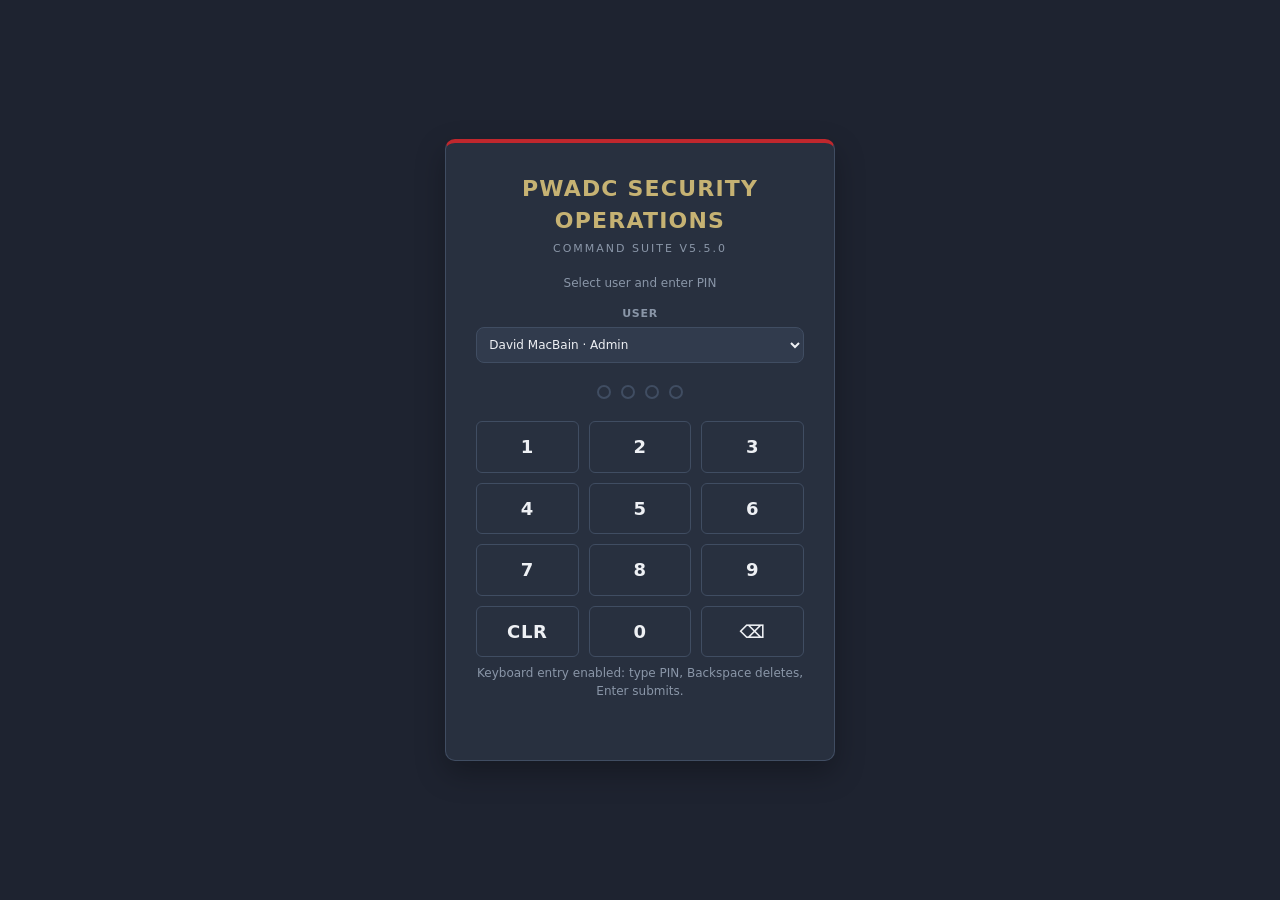
<file: app/index.html>
<!doctype html>
<html lang="en">
<head>
<meta charset="utf-8">
<meta name="viewport" content="width=device-width, initial-scale=1">
<title>PWADC Security Operations Suite v5.5.0</title>
<link rel="stylesheet" href="assets/styles.css">
</head>
<body>
<div id="lockScreen" class="lock-screen"><div class="lock-card"><div class="suite-title">PWADC Security Operations</div><div class="suite-sub">Command Suite v5.5.0</div><p style="color:var(--muted);margin-top:18px">Select user and enter PIN</p><div style="margin-top:14px"><label>User</label><select id="loginUser" onchange="loginUserId=this.value;pinInput='';renderPin()"></select></div><div class="pin-row" id="pinDots"></div><div class="pin-pad" id="pinPad"></div><div class="pin-hint">Keyboard entry enabled: type PIN, Backspace deletes, Enter submits.</div><div class="pin-error" id="pinError"></div></div></div>
<div id="app" class="hidden"><div class="topbar"><div class="brand"><strong>PWADC Security Operations</strong><span>Command Suite v5.5.0</span></div><div class="nav" id="nav"></div><div class="employee-search"><input id="globalEmployeeSearch" placeholder="Search employees..." oninput="employeeSearch=this.value;renderGlobalSearchResults()" onfocus="renderGlobalSearchResults()"><div id="globalEmployeeResults" class="employee-search-results"></div></div><div class="status"><div id="moduleStatus">Loading</div><div id="saveStatus">Initializing...</div><div id="userStatus">Not signed in</div></div><button class="gold" onclick="lockSuite()">Lock</button></div><main class="wrap" id="pages"></main></div>
<div class="toast" id="toast"></div>
<script src="js/00-module-registry.js"></script>
<script src="js/10-bootstrap.js"></script>
<script src="js/20-data-core.js"></script>
<script src="js/30-shell-audits.js"></script>
<script src="js/40-reports-governance.js"></script>
<script src="js/42-data-health-recovery.js"></script>
<script src="js/50-workflows-home.js"></script>
<script src="js/60-roster-schedule.js"></script>
<script src="js/70-training-uniforms.js"></script>
<script src="js/72-training-replacement.js"></script>
<script src="js/74-promotion-packets.js"></script>
<script src="js/75-promotion-digital.js"></script>
<script src="js/76-promotion-portable.js"></script>
<script src="js/80-attendance.js"></script>
<script src="js/82-attendance-points.js"></script>
<script src="js/90-shift-operations.js"></script>
<script src="js/95-settings.js"></script>
<script src="js/99-startup.js"></script>
</body>
</html>
</file>
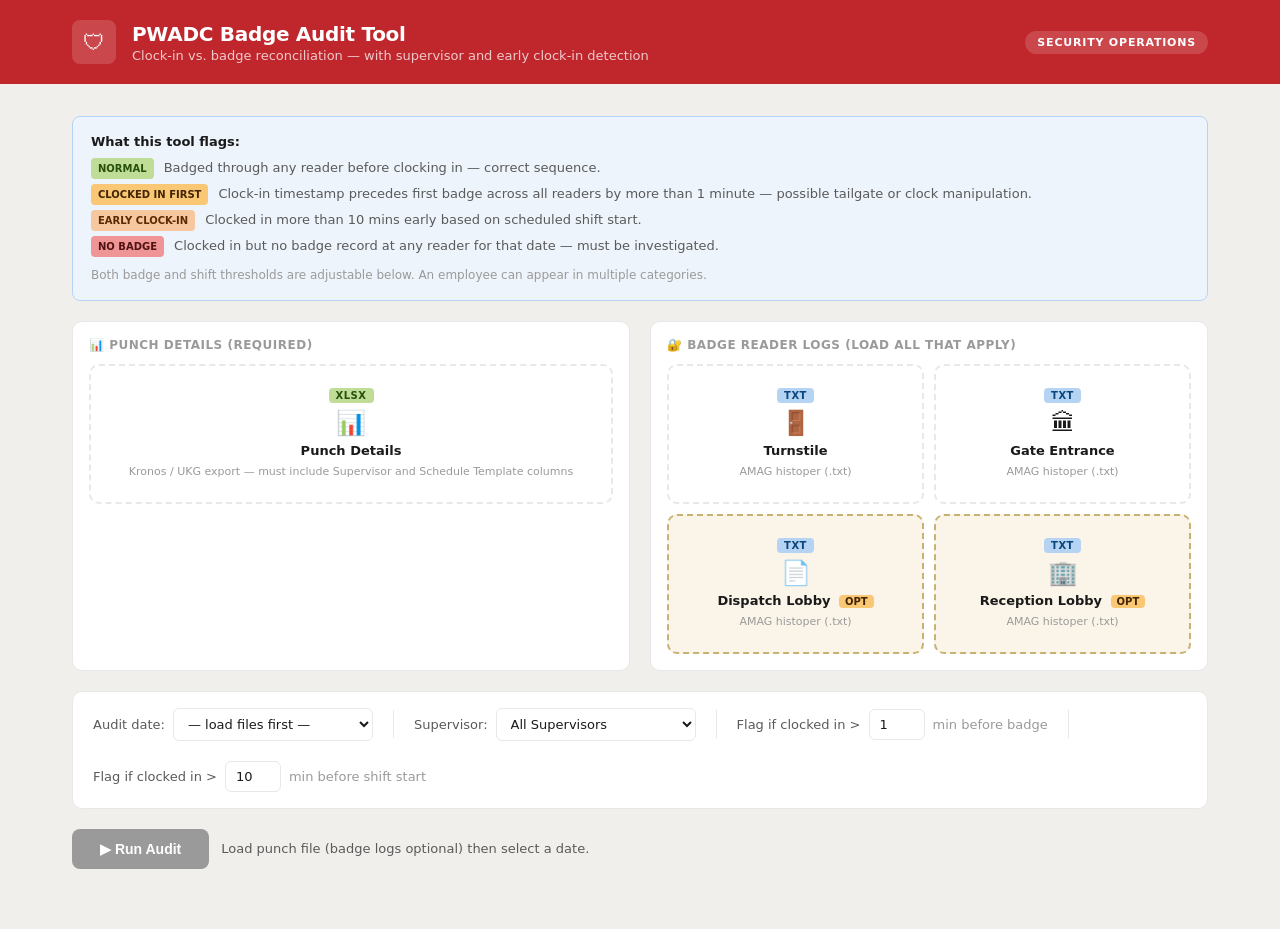
<file: app/modules/badge-audit-native.html>
<!DOCTYPE html>
<html lang="en">
<head>
<meta charset="UTF-8">
<meta name="viewport" content="width=device-width, initial-scale=1.0">
<title>PWADC Badge Audit Tool</title>
<!-- Bundled JSZip + minimal XLSX reader/writer. No internet required. -->

<script>
/*!

JSZip v3.10.1 - A JavaScript class for generating and reading zip files
<http://stuartk.com/jszip>

(c) 2009-2016 Stuart Knightley <stuart [at] stuartk.com>
Dual licenced under the MIT license or GPLv3. See https://raw.github.com/Stuk/jszip/main/LICENSE.markdown.

JSZip uses the library pako released under the MIT license :
https://github.com/nodeca/pako/blob/main/LICENSE
*/

!function(e){if("object"==typeof exports&&"undefined"!=typeof module)module.exports=e();else if("function"==typeof define&&define.amd)define([],e);else{("undefined"!=typeof window?window:"undefined"!=typeof global?global:"undefined"!=typeof self?self:this).JSZip=e()}}(function(){return function s(a,o,h){function u(r,e){if(!o[r]){if(!a[r]){var t="function"==typeof require&&require;if(!e&&t)return t(r,!0);if(l)return l(r,!0);var n=new Error("Cannot find module '"+r+"'");throw n.code="MODULE_NOT_FOUND",n}var i=o[r]={exports:{}};a[r][0].call(i.exports,function(e){var t=a[r][1][e];return u(t||e)},i,i.exports,s,a,o,h)}return o[r].exports}for(var l="function"==typeof require&&require,e=0;e<h.length;e++)u(h[e]);return u}({1:[function(e,t,r){"use strict";var d=e("./utils"),c=e("./support"),p="ABCDEFGHIJKLMNOPQRSTUVWXYZabcdefghijklmnopqrstuvwxyz0123456789+/=";r.encode=function(e){for(var t,r,n,i,s,a,o,h=[],u=0,l=e.length,f=l,c="string"!==d.getTypeOf(e);u<e.length;)f=l-u,n=c?(t=e[u++],r=u<l?e[u++]:0,u<l?e[u++]:0):(t=e.charCodeAt(u++),r=u<l?e.charCodeAt(u++):0,u<l?e.charCodeAt(u++):0),i=t>>2,s=(3&t)<<4|r>>4,a=1<f?(15&r)<<2|n>>6:64,o=2<f?63&n:64,h.push(p.charAt(i)+p.charAt(s)+p.charAt(a)+p.charAt(o));return h.join("")},r.decode=function(e){var t,r,n,i,s,a,o=0,h=0,u="data:";if(e.substr(0,u.length)===u)throw new Error("Invalid base64 input, it looks like a data url.");var l,f=3*(e=e.replace(/[^A-Za-z0-9+/=]/g,"")).length/4;if(e.charAt(e.length-1)===p.charAt(64)&&f--,e.charAt(e.length-2)===p.charAt(64)&&f--,f%1!=0)throw new Error("Invalid base64 input, bad content length.");for(l=c.uint8array?new Uint8Array(0|f):new Array(0|f);o<e.length;)t=p.indexOf(e.charAt(o++))<<2|(i=p.indexOf(e.charAt(o++)))>>4,r=(15&i)<<4|(s=p.indexOf(e.charAt(o++)))>>2,n=(3&s)<<6|(a=p.indexOf(e.charAt(o++))),l[h++]=t,64!==s&&(l[h++]=r),64!==a&&(l[h++]=n);return l}},{"./support":30,"./utils":32}],2:[function(e,t,r){"use strict";var n=e("./external"),i=e("./stream/DataWorker"),s=e("./stream/Crc32Probe"),a=e("./stream/DataLengthProbe");function o(e,t,r,n,i){this.compressedSize=e,this.uncompressedSize=t,this.crc32=r,this.compression=n,this.compressedContent=i}o.prototype={getContentWorker:function(){var e=new i(n.Promise.resolve(this.compressedContent)).pipe(this.compression.uncompressWorker()).pipe(new a("data_length")),t=this;return e.on("end",function(){if(this.streamInfo.data_length!==t.uncompressedSize)throw new Error("Bug : uncompressed data size mismatch")}),e},getCompressedWorker:function(){return new i(n.Promise.resolve(this.compressedContent)).withStreamInfo("compressedSize",this.compressedSize).withStreamInfo("uncompressedSize",this.uncompressedSize).withStreamInfo("crc32",this.crc32).withStreamInfo("compression",this.compression)}},o.createWorkerFrom=function(e,t,r){return e.pipe(new s).pipe(new a("uncompressedSize")).pipe(t.compressWorker(r)).pipe(new a("compressedSize")).withStreamInfo("compression",t)},t.exports=o},{"./external":6,"./stream/Crc32Probe":25,"./stream/DataLengthProbe":26,"./stream/DataWorker":27}],3:[function(e,t,r){"use strict";var n=e("./stream/GenericWorker");r.STORE={magic:"\0\0",compressWorker:function(){return new n("STORE compression")},uncompressWorker:function(){return new n("STORE decompression")}},r.DEFLATE=e("./flate")},{"./flate":7,"./stream/GenericWorker":28}],4:[function(e,t,r){"use strict";var n=e("./utils");var o=function(){for(var e,t=[],r=0;r<256;r++){e=r;for(var n=0;n<8;n++)e=1&e?3988292384^e>>>1:e>>>1;t[r]=e}return t}();t.exports=function(e,t){return void 0!==e&&e.length?"string"!==n.getTypeOf(e)?function(e,t,r,n){var i=o,s=n+r;e^=-1;for(var a=n;a<s;a++)e=e>>>8^i[255&(e^t[a])];return-1^e}(0|t,e,e.length,0):function(e,t,r,n){var i=o,s=n+r;e^=-1;for(var a=n;a<s;a++)e=e>>>8^i[255&(e^t.charCodeAt(a))];return-1^e}(0|t,e,e.length,0):0}},{"./utils":32}],5:[function(e,t,r){"use strict";r.base64=!1,r.binary=!1,r.dir=!1,r.createFolders=!0,r.date=null,r.compression=null,r.compressionOptions=null,r.comment=null,r.unixPermissions=null,r.dosPermissions=null},{}],6:[function(e,t,r){"use strict";var n=null;n="undefined"!=typeof Promise?Promise:e("lie"),t.exports={Promise:n}},{lie:37}],7:[function(e,t,r){"use strict";var n="undefined"!=typeof Uint8Array&&"undefined"!=typeof Uint16Array&&"undefined"!=typeof Uint32Array,i=e("pako"),s=e("./utils"),a=e("./stream/GenericWorker"),o=n?"uint8array":"array";function h(e,t){a.call(this,"FlateWorker/"+e),this._pako=null,this._pakoAction=e,this._pakoOptions=t,this.meta={}}r.magic="\b\0",s.inherits(h,a),h.prototype.processChunk=function(e){this.meta=e.meta,null===this._pako&&this._createPako(),this._pako.push(s.transformTo(o,e.data),!1)},h.prototype.flush=function(){a.prototype.flush.call(this),null===this._pako&&this._createPako(),this._pako.push([],!0)},h.prototype.cleanUp=function(){a.prototype.cleanUp.call(this),this._pako=null},h.prototype._createPako=function(){this._pako=new i[this._pakoAction]({raw:!0,level:this._pakoOptions.level||-1});var t=this;this._pako.onData=function(e){t.push({data:e,meta:t.meta})}},r.compressWorker=function(e){return new h("Deflate",e)},r.uncompressWorker=function(){return new h("Inflate",{})}},{"./stream/GenericWorker":28,"./utils":32,pako:38}],8:[function(e,t,r){"use strict";function A(e,t){var r,n="";for(r=0;r<t;r++)n+=String.fromCharCode(255&e),e>>>=8;return n}function n(e,t,r,n,i,s){var a,o,h=e.file,u=e.compression,l=s!==O.utf8encode,f=I.transformTo("string",s(h.name)),c=I.transformTo("string",O.utf8encode(h.name)),d=h.comment,p=I.transformTo("string",s(d)),m=I.transformTo("string",O.utf8encode(d)),_=c.length!==h.name.length,g=m.length!==d.length,b="",v="",y="",w=h.dir,k=h.date,x={crc32:0,compressedSize:0,uncompressedSize:0};t&&!r||(x.crc32=e.crc32,x.compressedSize=e.compressedSize,x.uncompressedSize=e.uncompressedSize);var S=0;t&&(S|=8),l||!_&&!g||(S|=2048);var z=0,C=0;w&&(z|=16),"UNIX"===i?(C=798,z|=function(e,t){var r=e;return e||(r=t?16893:33204),(65535&r)<<16}(h.unixPermissions,w)):(C=20,z|=function(e){return 63&(e||0)}(h.dosPermissions)),a=k.getUTCHours(),a<<=6,a|=k.getUTCMinutes(),a<<=5,a|=k.getUTCSeconds()/2,o=k.getUTCFullYear()-1980,o<<=4,o|=k.getUTCMonth()+1,o<<=5,o|=k.getUTCDate(),_&&(v=A(1,1)+A(B(f),4)+c,b+="up"+A(v.length,2)+v),g&&(y=A(1,1)+A(B(p),4)+m,b+="uc"+A(y.length,2)+y);var E="";return E+="\n\0",E+=A(S,2),E+=u.magic,E+=A(a,2),E+=A(o,2),E+=A(x.crc32,4),E+=A(x.compressedSize,4),E+=A(x.uncompressedSize,4),E+=A(f.length,2),E+=A(b.length,2),{fileRecord:R.LOCAL_FILE_HEADER+E+f+b,dirRecord:R.CENTRAL_FILE_HEADER+A(C,2)+E+A(p.length,2)+"\0\0\0\0"+A(z,4)+A(n,4)+f+b+p}}var I=e("../utils"),i=e("../stream/GenericWorker"),O=e("../utf8"),B=e("../crc32"),R=e("../signature");function s(e,t,r,n){i.call(this,"ZipFileWorker"),this.bytesWritten=0,this.zipComment=t,this.zipPlatform=r,this.encodeFileName=n,this.streamFiles=e,this.accumulate=!1,this.contentBuffer=[],this.dirRecords=[],this.currentSourceOffset=0,this.entriesCount=0,this.currentFile=null,this._sources=[]}I.inherits(s,i),s.prototype.push=function(e){var t=e.meta.percent||0,r=this.entriesCount,n=this._sources.length;this.accumulate?this.contentBuffer.push(e):(this.bytesWritten+=e.data.length,i.prototype.push.call(this,{data:e.data,meta:{currentFile:this.currentFile,percent:r?(t+100*(r-n-1))/r:100}}))},s.prototype.openedSource=function(e){this.currentSourceOffset=this.bytesWritten,this.currentFile=e.file.name;var t=this.streamFiles&&!e.file.dir;if(t){var r=n(e,t,!1,this.currentSourceOffset,this.zipPlatform,this.encodeFileName);this.push({data:r.fileRecord,meta:{percent:0}})}else this.accumulate=!0},s.prototype.closedSource=function(e){this.accumulate=!1;var t=this.streamFiles&&!e.file.dir,r=n(e,t,!0,this.currentSourceOffset,this.zipPlatform,this.encodeFileName);if(this.dirRecords.push(r.dirRecord),t)this.push({data:function(e){return R.DATA_DESCRIPTOR+A(e.crc32,4)+A(e.compressedSize,4)+A(e.uncompressedSize,4)}(e),meta:{percent:100}});else for(this.push({data:r.fileRecord,meta:{percent:0}});this.contentBuffer.length;)this.push(this.contentBuffer.shift());this.currentFile=null},s.prototype.flush=function(){for(var e=this.bytesWritten,t=0;t<this.dirRecords.length;t++)this.push({data:this.dirRecords[t],meta:{percent:100}});var r=this.bytesWritten-e,n=function(e,t,r,n,i){var s=I.transformTo("string",i(n));return R.CENTRAL_DIRECTORY_END+"\0\0\0\0"+A(e,2)+A(e,2)+A(t,4)+A(r,4)+A(s.length,2)+s}(this.dirRecords.length,r,e,this.zipComment,this.encodeFileName);this.push({data:n,meta:{percent:100}})},s.prototype.prepareNextSource=function(){this.previous=this._sources.shift(),this.openedSource(this.previous.streamInfo),this.isPaused?this.previous.pause():this.previous.resume()},s.prototype.registerPrevious=function(e){this._sources.push(e);var t=this;return e.on("data",function(e){t.processChunk(e)}),e.on("end",function(){t.closedSource(t.previous.streamInfo),t._sources.length?t.prepareNextSource():t.end()}),e.on("error",function(e){t.error(e)}),this},s.prototype.resume=function(){return!!i.prototype.resume.call(this)&&(!this.previous&&this._sources.length?(this.prepareNextSource(),!0):this.previous||this._sources.length||this.generatedError?void 0:(this.end(),!0))},s.prototype.error=function(e){var t=this._sources;if(!i.prototype.error.call(this,e))return!1;for(var r=0;r<t.length;r++)try{t[r].error(e)}catch(e){}return!0},s.prototype.lock=function(){i.prototype.lock.call(this);for(var e=this._sources,t=0;t<e.length;t++)e[t].lock()},t.exports=s},{"../crc32":4,"../signature":23,"../stream/GenericWorker":28,"../utf8":31,"../utils":32}],9:[function(e,t,r){"use strict";var u=e("../compressions"),n=e("./ZipFileWorker");r.generateWorker=function(e,a,t){var o=new n(a.streamFiles,t,a.platform,a.encodeFileName),h=0;try{e.forEach(function(e,t){h++;var r=function(e,t){var r=e||t,n=u[r];if(!n)throw new Error(r+" is not a valid compression method !");return n}(t.options.compression,a.compression),n=t.options.compressionOptions||a.compressionOptions||{},i=t.dir,s=t.date;t._compressWorker(r,n).withStreamInfo("file",{name:e,dir:i,date:s,comment:t.comment||"",unixPermissions:t.unixPermissions,dosPermissions:t.dosPermissions}).pipe(o)}),o.entriesCount=h}catch(e){o.error(e)}return o}},{"../compressions":3,"./ZipFileWorker":8}],10:[function(e,t,r){"use strict";function n(){if(!(this instanceof n))return new n;if(arguments.length)throw new Error("The constructor with parameters has been removed in JSZip 3.0, please check the upgrade guide.");this.files=Object.create(null),this.comment=null,this.root="",this.clone=function(){var e=new n;for(var t in this)"function"!=typeof this[t]&&(e[t]=this[t]);return e}}(n.prototype=e("./object")).loadAsync=e("./load"),n.support=e("./support"),n.defaults=e("./defaults"),n.version="3.10.1",n.loadAsync=function(e,t){return(new n).loadAsync(e,t)},n.external=e("./external"),t.exports=n},{"./defaults":5,"./external":6,"./load":11,"./object":15,"./support":30}],11:[function(e,t,r){"use strict";var u=e("./utils"),i=e("./external"),n=e("./utf8"),s=e("./zipEntries"),a=e("./stream/Crc32Probe"),l=e("./nodejsUtils");function f(n){return new i.Promise(function(e,t){var r=n.decompressed.getContentWorker().pipe(new a);r.on("error",function(e){t(e)}).on("end",function(){r.streamInfo.crc32!==n.decompressed.crc32?t(new Error("Corrupted zip : CRC32 mismatch")):e()}).resume()})}t.exports=function(e,o){var h=this;return o=u.extend(o||{},{base64:!1,checkCRC32:!1,optimizedBinaryString:!1,createFolders:!1,decodeFileName:n.utf8decode}),l.isNode&&l.isStream(e)?i.Promise.reject(new Error("JSZip can't accept a stream when loading a zip file.")):u.prepareContent("the loaded zip file",e,!0,o.optimizedBinaryString,o.base64).then(function(e){var t=new s(o);return t.load(e),t}).then(function(e){var t=[i.Promise.resolve(e)],r=e.files;if(o.checkCRC32)for(var n=0;n<r.length;n++)t.push(f(r[n]));return i.Promise.all(t)}).then(function(e){for(var t=e.shift(),r=t.files,n=0;n<r.length;n++){var i=r[n],s=i.fileNameStr,a=u.resolve(i.fileNameStr);h.file(a,i.decompressed,{binary:!0,optimizedBinaryString:!0,date:i.date,dir:i.dir,comment:i.fileCommentStr.length?i.fileCommentStr:null,unixPermissions:i.unixPermissions,dosPermissions:i.dosPermissions,createFolders:o.createFolders}),i.dir||(h.file(a).unsafeOriginalName=s)}return t.zipComment.length&&(h.comment=t.zipComment),h})}},{"./external":6,"./nodejsUtils":14,"./stream/Crc32Probe":25,"./utf8":31,"./utils":32,"./zipEntries":33}],12:[function(e,t,r){"use strict";var n=e("../utils"),i=e("../stream/GenericWorker");function s(e,t){i.call(this,"Nodejs stream input adapter for "+e),this._upstreamEnded=!1,this._bindStream(t)}n.inherits(s,i),s.prototype._bindStream=function(e){var t=this;(this._stream=e).pause(),e.on("data",function(e){t.push({data:e,meta:{percent:0}})}).on("error",function(e){t.isPaused?this.generatedError=e:t.error(e)}).on("end",function(){t.isPaused?t._upstreamEnded=!0:t.end()})},s.prototype.pause=function(){return!!i.prototype.pause.call(this)&&(this._stream.pause(),!0)},s.prototype.resume=function(){return!!i.prototype.resume.call(this)&&(this._upstreamEnded?this.end():this._stream.resume(),!0)},t.exports=s},{"../stream/GenericWorker":28,"../utils":32}],13:[function(e,t,r){"use strict";var i=e("readable-stream").Readable;function n(e,t,r){i.call(this,t),this._helper=e;var n=this;e.on("data",function(e,t){n.push(e)||n._helper.pause(),r&&r(t)}).on("error",function(e){n.emit("error",e)}).on("end",function(){n.push(null)})}e("../utils").inherits(n,i),n.prototype._read=function(){this._helper.resume()},t.exports=n},{"../utils":32,"readable-stream":16}],14:[function(e,t,r){"use strict";t.exports={isNode:"undefined"!=typeof Buffer,newBufferFrom:function(e,t){if(Buffer.from&&Buffer.from!==Uint8Array.from)return Buffer.from(e,t);if("number"==typeof e)throw new Error('The "data" argument must not be a number');return new Buffer(e,t)},allocBuffer:function(e){if(Buffer.alloc)return Buffer.alloc(e);var t=new Buffer(e);return t.fill(0),t},isBuffer:function(e){return Buffer.isBuffer(e)},isStream:function(e){return e&&"function"==typeof e.on&&"function"==typeof e.pause&&"function"==typeof e.resume}}},{}],15:[function(e,t,r){"use strict";function s(e,t,r){var n,i=u.getTypeOf(t),s=u.extend(r||{},f);s.date=s.date||new Date,null!==s.compression&&(s.compression=s.compression.toUpperCase()),"string"==typeof s.unixPermissions&&(s.unixPermissions=parseInt(s.unixPermissions,8)),s.unixPermissions&&16384&s.unixPermissions&&(s.dir=!0),s.dosPermissions&&16&s.dosPermissions&&(s.dir=!0),s.dir&&(e=g(e)),s.createFolders&&(n=_(e))&&b.call(this,n,!0);var a="string"===i&&!1===s.binary&&!1===s.base64;r&&void 0!==r.binary||(s.binary=!a),(t instanceof c&&0===t.uncompressedSize||s.dir||!t||0===t.length)&&(s.base64=!1,s.binary=!0,t="",s.compression="STORE",i="string");var o=null;o=t instanceof c||t instanceof l?t:p.isNode&&p.isStream(t)?new m(e,t):u.prepareContent(e,t,s.binary,s.optimizedBinaryString,s.base64);var h=new d(e,o,s);this.files[e]=h}var i=e("./utf8"),u=e("./utils"),l=e("./stream/GenericWorker"),a=e("./stream/StreamHelper"),f=e("./defaults"),c=e("./compressedObject"),d=e("./zipObject"),o=e("./generate"),p=e("./nodejsUtils"),m=e("./nodejs/NodejsStreamInputAdapter"),_=function(e){"/"===e.slice(-1)&&(e=e.substring(0,e.length-1));var t=e.lastIndexOf("/");return 0<t?e.substring(0,t):""},g=function(e){return"/"!==e.slice(-1)&&(e+="/"),e},b=function(e,t){return t=void 0!==t?t:f.createFolders,e=g(e),this.files[e]||s.call(this,e,null,{dir:!0,createFolders:t}),this.files[e]};function h(e){return"[object RegExp]"===Object.prototype.toString.call(e)}var n={load:function(){throw new Error("This method has been removed in JSZip 3.0, please check the upgrade guide.")},forEach:function(e){var t,r,n;for(t in this.files)n=this.files[t],(r=t.slice(this.root.length,t.length))&&t.slice(0,this.root.length)===this.root&&e(r,n)},filter:function(r){var n=[];return this.forEach(function(e,t){r(e,t)&&n.push(t)}),n},file:function(e,t,r){if(1!==arguments.length)return e=this.root+e,s.call(this,e,t,r),this;if(h(e)){var n=e;return this.filter(function(e,t){return!t.dir&&n.test(e)})}var i=this.files[this.root+e];return i&&!i.dir?i:null},folder:function(r){if(!r)return this;if(h(r))return this.filter(function(e,t){return t.dir&&r.test(e)});var e=this.root+r,t=b.call(this,e),n=this.clone();return n.root=t.name,n},remove:function(r){r=this.root+r;var e=this.files[r];if(e||("/"!==r.slice(-1)&&(r+="/"),e=this.files[r]),e&&!e.dir)delete this.files[r];else for(var t=this.filter(function(e,t){return t.name.slice(0,r.length)===r}),n=0;n<t.length;n++)delete this.files[t[n].name];return this},generate:function(){throw new Error("This method has been removed in JSZip 3.0, please check the upgrade guide.")},generateInternalStream:function(e){var t,r={};try{if((r=u.extend(e||{},{streamFiles:!1,compression:"STORE",compressionOptions:null,type:"",platform:"DOS",comment:null,mimeType:"application/zip",encodeFileName:i.utf8encode})).type=r.type.toLowerCase(),r.compression=r.compression.toUpperCase(),"binarystring"===r.type&&(r.type="string"),!r.type)throw new Error("No output type specified.");u.checkSupport(r.type),"darwin"!==r.platform&&"freebsd"!==r.platform&&"linux"!==r.platform&&"sunos"!==r.platform||(r.platform="UNIX"),"win32"===r.platform&&(r.platform="DOS");var n=r.comment||this.comment||"";t=o.generateWorker(this,r,n)}catch(e){(t=new l("error")).error(e)}return new a(t,r.type||"string",r.mimeType)},generateAsync:function(e,t){return this.generateInternalStream(e).accumulate(t)},generateNodeStream:function(e,t){return(e=e||{}).type||(e.type="nodebuffer"),this.generateInternalStream(e).toNodejsStream(t)}};t.exports=n},{"./compressedObject":2,"./defaults":5,"./generate":9,"./nodejs/NodejsStreamInputAdapter":12,"./nodejsUtils":14,"./stream/GenericWorker":28,"./stream/StreamHelper":29,"./utf8":31,"./utils":32,"./zipObject":35}],16:[function(e,t,r){"use strict";t.exports=e("stream")},{stream:void 0}],17:[function(e,t,r){"use strict";var n=e("./DataReader");function i(e){n.call(this,e);for(var t=0;t<this.data.length;t++)e[t]=255&e[t]}e("../utils").inherits(i,n),i.prototype.byteAt=function(e){return this.data[this.zero+e]},i.prototype.lastIndexOfSignature=function(e){for(var t=e.charCodeAt(0),r=e.charCodeAt(1),n=e.charCodeAt(2),i=e.charCodeAt(3),s=this.length-4;0<=s;--s)if(this.data[s]===t&&this.data[s+1]===r&&this.data[s+2]===n&&this.data[s+3]===i)return s-this.zero;return-1},i.prototype.readAndCheckSignature=function(e){var t=e.charCodeAt(0),r=e.charCodeAt(1),n=e.charCodeAt(2),i=e.charCodeAt(3),s=this.readData(4);return t===s[0]&&r===s[1]&&n===s[2]&&i===s[3]},i.prototype.readData=function(e){if(this.checkOffset(e),0===e)return[];var t=this.data.slice(this.zero+this.index,this.zero+this.index+e);return this.index+=e,t},t.exports=i},{"../utils":32,"./DataReader":18}],18:[function(e,t,r){"use strict";var n=e("../utils");function i(e){this.data=e,this.length=e.length,this.index=0,this.zero=0}i.prototype={checkOffset:function(e){this.checkIndex(this.index+e)},checkIndex:function(e){if(this.length<this.zero+e||e<0)throw new Error("End of data reached (data length = "+this.length+", asked index = "+e+"). Corrupted zip ?")},setIndex:function(e){this.checkIndex(e),this.index=e},skip:function(e){this.setIndex(this.index+e)},byteAt:function(){},readInt:function(e){var t,r=0;for(this.checkOffset(e),t=this.index+e-1;t>=this.index;t--)r=(r<<8)+this.byteAt(t);return this.index+=e,r},readString:function(e){return n.transformTo("string",this.readData(e))},readData:function(){},lastIndexOfSignature:function(){},readAndCheckSignature:function(){},readDate:function(){var e=this.readInt(4);return new Date(Date.UTC(1980+(e>>25&127),(e>>21&15)-1,e>>16&31,e>>11&31,e>>5&63,(31&e)<<1))}},t.exports=i},{"../utils":32}],19:[function(e,t,r){"use strict";var n=e("./Uint8ArrayReader");function i(e){n.call(this,e)}e("../utils").inherits(i,n),i.prototype.readData=function(e){this.checkOffset(e);var t=this.data.slice(this.zero+this.index,this.zero+this.index+e);return this.index+=e,t},t.exports=i},{"../utils":32,"./Uint8ArrayReader":21}],20:[function(e,t,r){"use strict";var n=e("./DataReader");function i(e){n.call(this,e)}e("../utils").inherits(i,n),i.prototype.byteAt=function(e){return this.data.charCodeAt(this.zero+e)},i.prototype.lastIndexOfSignature=function(e){return this.data.lastIndexOf(e)-this.zero},i.prototype.readAndCheckSignature=function(e){return e===this.readData(4)},i.prototype.readData=function(e){this.checkOffset(e);var t=this.data.slice(this.zero+this.index,this.zero+this.index+e);return this.index+=e,t},t.exports=i},{"../utils":32,"./DataReader":18}],21:[function(e,t,r){"use strict";var n=e("./ArrayReader");function i(e){n.call(this,e)}e("../utils").inherits(i,n),i.prototype.readData=function(e){if(this.checkOffset(e),0===e)return new Uint8Array(0);var t=this.data.subarray(this.zero+this.index,this.zero+this.index+e);return this.index+=e,t},t.exports=i},{"../utils":32,"./ArrayReader":17}],22:[function(e,t,r){"use strict";var n=e("../utils"),i=e("../support"),s=e("./ArrayReader"),a=e("./StringReader"),o=e("./NodeBufferReader"),h=e("./Uint8ArrayReader");t.exports=function(e){var t=n.getTypeOf(e);return n.checkSupport(t),"string"!==t||i.uint8array?"nodebuffer"===t?new o(e):i.uint8array?new h(n.transformTo("uint8array",e)):new s(n.transformTo("array",e)):new a(e)}},{"../support":30,"../utils":32,"./ArrayReader":17,"./NodeBufferReader":19,"./StringReader":20,"./Uint8ArrayReader":21}],23:[function(e,t,r){"use strict";r.LOCAL_FILE_HEADER="PK",r.CENTRAL_FILE_HEADER="PK",r.CENTRAL_DIRECTORY_END="PK",r.ZIP64_CENTRAL_DIRECTORY_LOCATOR="PK",r.ZIP64_CENTRAL_DIRECTORY_END="PK",r.DATA_DESCRIPTOR="PK\b"},{}],24:[function(e,t,r){"use strict";var n=e("./GenericWorker"),i=e("../utils");function s(e){n.call(this,"ConvertWorker to "+e),this.destType=e}i.inherits(s,n),s.prototype.processChunk=function(e){this.push({data:i.transformTo(this.destType,e.data),meta:e.meta})},t.exports=s},{"../utils":32,"./GenericWorker":28}],25:[function(e,t,r){"use strict";var n=e("./GenericWorker"),i=e("../crc32");function s(){n.call(this,"Crc32Probe"),this.withStreamInfo("crc32",0)}e("../utils").inherits(s,n),s.prototype.processChunk=function(e){this.streamInfo.crc32=i(e.data,this.streamInfo.crc32||0),this.push(e)},t.exports=s},{"../crc32":4,"../utils":32,"./GenericWorker":28}],26:[function(e,t,r){"use strict";var n=e("../utils"),i=e("./GenericWorker");function s(e){i.call(this,"DataLengthProbe for "+e),this.propName=e,this.withStreamInfo(e,0)}n.inherits(s,i),s.prototype.processChunk=function(e){if(e){var t=this.streamInfo[this.propName]||0;this.streamInfo[this.propName]=t+e.data.length}i.prototype.processChunk.call(this,e)},t.exports=s},{"../utils":32,"./GenericWorker":28}],27:[function(e,t,r){"use strict";var n=e("../utils"),i=e("./GenericWorker");function s(e){i.call(this,"DataWorker");var t=this;this.dataIsReady=!1,this.index=0,this.max=0,this.data=null,this.type="",this._tickScheduled=!1,e.then(function(e){t.dataIsReady=!0,t.data=e,t.max=e&&e.length||0,t.type=n.getTypeOf(e),t.isPaused||t._tickAndRepeat()},function(e){t.error(e)})}n.inherits(s,i),s.prototype.cleanUp=function(){i.prototype.cleanUp.call(this),this.data=null},s.prototype.resume=function(){return!!i.prototype.resume.call(this)&&(!this._tickScheduled&&this.dataIsReady&&(this._tickScheduled=!0,n.delay(this._tickAndRepeat,[],this)),!0)},s.prototype._tickAndRepeat=function(){this._tickScheduled=!1,this.isPaused||this.isFinished||(this._tick(),this.isFinished||(n.delay(this._tickAndRepeat,[],this),this._tickScheduled=!0))},s.prototype._tick=function(){if(this.isPaused||this.isFinished)return!1;var e=null,t=Math.min(this.max,this.index+16384);if(this.index>=this.max)return this.end();switch(this.type){case"string":e=this.data.substring(this.index,t);break;case"uint8array":e=this.data.subarray(this.index,t);break;case"array":case"nodebuffer":e=this.data.slice(this.index,t)}return this.index=t,this.push({data:e,meta:{percent:this.max?this.index/this.max*100:0}})},t.exports=s},{"../utils":32,"./GenericWorker":28}],28:[function(e,t,r){"use strict";function n(e){this.name=e||"default",this.streamInfo={},this.generatedError=null,this.extraStreamInfo={},this.isPaused=!0,this.isFinished=!1,this.isLocked=!1,this._listeners={data:[],end:[],error:[]},this.previous=null}n.prototype={push:function(e){this.emit("data",e)},end:function(){if(this.isFinished)return!1;this.flush();try{this.emit("end"),this.cleanUp(),this.isFinished=!0}catch(e){this.emit("error",e)}return!0},error:function(e){return!this.isFinished&&(this.isPaused?this.generatedError=e:(this.isFinished=!0,this.emit("error",e),this.previous&&this.previous.error(e),this.cleanUp()),!0)},on:function(e,t){return this._listeners[e].push(t),this},cleanUp:function(){this.streamInfo=this.generatedError=this.extraStreamInfo=null,this._listeners=[]},emit:function(e,t){if(this._listeners[e])for(var r=0;r<this._listeners[e].length;r++)this._listeners[e][r].call(this,t)},pipe:function(e){return e.registerPrevious(this)},registerPrevious:function(e){if(this.isLocked)throw new Error("The stream '"+this+"' has already been used.");this.streamInfo=e.streamInfo,this.mergeStreamInfo(),this.previous=e;var t=this;return e.on("data",function(e){t.processChunk(e)}),e.on("end",function(){t.end()}),e.on("error",function(e){t.error(e)}),this},pause:function(){return!this.isPaused&&!this.isFinished&&(this.isPaused=!0,this.previous&&this.previous.pause(),!0)},resume:function(){if(!this.isPaused||this.isFinished)return!1;var e=this.isPaused=!1;return this.generatedError&&(this.error(this.generatedError),e=!0),this.previous&&this.previous.resume(),!e},flush:function(){},processChunk:function(e){this.push(e)},withStreamInfo:function(e,t){return this.extraStreamInfo[e]=t,this.mergeStreamInfo(),this},mergeStreamInfo:function(){for(var e in this.extraStreamInfo)Object.prototype.hasOwnProperty.call(this.extraStreamInfo,e)&&(this.streamInfo[e]=this.extraStreamInfo[e])},lock:function(){if(this.isLocked)throw new Error("The stream '"+this+"' has already been used.");this.isLocked=!0,this.previous&&this.previous.lock()},toString:function(){var e="Worker "+this.name;return this.previous?this.previous+" -> "+e:e}},t.exports=n},{}],29:[function(e,t,r){"use strict";var h=e("../utils"),i=e("./ConvertWorker"),s=e("./GenericWorker"),u=e("../base64"),n=e("../support"),a=e("../external"),o=null;if(n.nodestream)try{o=e("../nodejs/NodejsStreamOutputAdapter")}catch(e){}function l(e,o){return new a.Promise(function(t,r){var n=[],i=e._internalType,s=e._outputType,a=e._mimeType;e.on("data",function(e,t){n.push(e),o&&o(t)}).on("error",function(e){n=[],r(e)}).on("end",function(){try{var e=function(e,t,r){switch(e){case"blob":return h.newBlob(h.transformTo("arraybuffer",t),r);case"base64":return u.encode(t);default:return h.transformTo(e,t)}}(s,function(e,t){var r,n=0,i=null,s=0;for(r=0;r<t.length;r++)s+=t[r].length;switch(e){case"string":return t.join("");case"array":return Array.prototype.concat.apply([],t);case"uint8array":for(i=new Uint8Array(s),r=0;r<t.length;r++)i.set(t[r],n),n+=t[r].length;return i;case"nodebuffer":return Buffer.concat(t);default:throw new Error("concat : unsupported type '"+e+"'")}}(i,n),a);t(e)}catch(e){r(e)}n=[]}).resume()})}function f(e,t,r){var n=t;switch(t){case"blob":case"arraybuffer":n="uint8array";break;case"base64":n="string"}try{this._internalType=n,this._outputType=t,this._mimeType=r,h.checkSupport(n),this._worker=e.pipe(new i(n)),e.lock()}catch(e){this._worker=new s("error"),this._worker.error(e)}}f.prototype={accumulate:function(e){return l(this,e)},on:function(e,t){var r=this;return"data"===e?this._worker.on(e,function(e){t.call(r,e.data,e.meta)}):this._worker.on(e,function(){h.delay(t,arguments,r)}),this},resume:function(){return h.delay(this._worker.resume,[],this._worker),this},pause:function(){return this._worker.pause(),this},toNodejsStream:function(e){if(h.checkSupport("nodestream"),"nodebuffer"!==this._outputType)throw new Error(this._outputType+" is not supported by this method");return new o(this,{objectMode:"nodebuffer"!==this._outputType},e)}},t.exports=f},{"../base64":1,"../external":6,"../nodejs/NodejsStreamOutputAdapter":13,"../support":30,"../utils":32,"./ConvertWorker":24,"./GenericWorker":28}],30:[function(e,t,r){"use strict";if(r.base64=!0,r.array=!0,r.string=!0,r.arraybuffer="undefined"!=typeof ArrayBuffer&&"undefined"!=typeof Uint8Array,r.nodebuffer="undefined"!=typeof Buffer,r.uint8array="undefined"!=typeof Uint8Array,"undefined"==typeof ArrayBuffer)r.blob=!1;else{var n=new ArrayBuffer(0);try{r.blob=0===new Blob([n],{type:"application/zip"}).size}catch(e){try{var i=new(self.BlobBuilder||self.WebKitBlobBuilder||self.MozBlobBuilder||self.MSBlobBuilder);i.append(n),r.blob=0===i.getBlob("application/zip").size}catch(e){r.blob=!1}}}try{r.nodestream=!!e("readable-stream").Readable}catch(e){r.nodestream=!1}},{"readable-stream":16}],31:[function(e,t,s){"use strict";for(var o=e("./utils"),h=e("./support"),r=e("./nodejsUtils"),n=e("./stream/GenericWorker"),u=new Array(256),i=0;i<256;i++)u[i]=252<=i?6:248<=i?5:240<=i?4:224<=i?3:192<=i?2:1;u[254]=u[254]=1;function a(){n.call(this,"utf-8 decode"),this.leftOver=null}function l(){n.call(this,"utf-8 encode")}s.utf8encode=function(e){return h.nodebuffer?r.newBufferFrom(e,"utf-8"):function(e){var t,r,n,i,s,a=e.length,o=0;for(i=0;i<a;i++)55296==(64512&(r=e.charCodeAt(i)))&&i+1<a&&56320==(64512&(n=e.charCodeAt(i+1)))&&(r=65536+(r-55296<<10)+(n-56320),i++),o+=r<128?1:r<2048?2:r<65536?3:4;for(t=h.uint8array?new Uint8Array(o):new Array(o),i=s=0;s<o;i++)55296==(64512&(r=e.charCodeAt(i)))&&i+1<a&&56320==(64512&(n=e.charCodeAt(i+1)))&&(r=65536+(r-55296<<10)+(n-56320),i++),r<128?t[s++]=r:(r<2048?t[s++]=192|r>>>6:(r<65536?t[s++]=224|r>>>12:(t[s++]=240|r>>>18,t[s++]=128|r>>>12&63),t[s++]=128|r>>>6&63),t[s++]=128|63&r);return t}(e)},s.utf8decode=function(e){return h.nodebuffer?o.transformTo("nodebuffer",e).toString("utf-8"):function(e){var t,r,n,i,s=e.length,a=new Array(2*s);for(t=r=0;t<s;)if((n=e[t++])<128)a[r++]=n;else if(4<(i=u[n]))a[r++]=65533,t+=i-1;else{for(n&=2===i?31:3===i?15:7;1<i&&t<s;)n=n<<6|63&e[t++],i--;1<i?a[r++]=65533:n<65536?a[r++]=n:(n-=65536,a[r++]=55296|n>>10&1023,a[r++]=56320|1023&n)}return a.length!==r&&(a.subarray?a=a.subarray(0,r):a.length=r),o.applyFromCharCode(a)}(e=o.transformTo(h.uint8array?"uint8array":"array",e))},o.inherits(a,n),a.prototype.processChunk=function(e){var t=o.transformTo(h.uint8array?"uint8array":"array",e.data);if(this.leftOver&&this.leftOver.length){if(h.uint8array){var r=t;(t=new Uint8Array(r.length+this.leftOver.length)).set(this.leftOver,0),t.set(r,this.leftOver.length)}else t=this.leftOver.concat(t);this.leftOver=null}var n=function(e,t){var r;for((t=t||e.length)>e.length&&(t=e.length),r=t-1;0<=r&&128==(192&e[r]);)r--;return r<0?t:0===r?t:r+u[e[r]]>t?r:t}(t),i=t;n!==t.length&&(h.uint8array?(i=t.subarray(0,n),this.leftOver=t.subarray(n,t.length)):(i=t.slice(0,n),this.leftOver=t.slice(n,t.length))),this.push({data:s.utf8decode(i),meta:e.meta})},a.prototype.flush=function(){this.leftOver&&this.leftOver.length&&(this.push({data:s.utf8decode(this.leftOver),meta:{}}),this.leftOver=null)},s.Utf8DecodeWorker=a,o.inherits(l,n),l.prototype.processChunk=function(e){this.push({data:s.utf8encode(e.data),meta:e.meta})},s.Utf8EncodeWorker=l},{"./nodejsUtils":14,"./stream/GenericWorker":28,"./support":30,"./utils":32}],32:[function(e,t,a){"use strict";var o=e("./support"),h=e("./base64"),r=e("./nodejsUtils"),u=e("./external");function n(e){return e}function l(e,t){for(var r=0;r<e.length;++r)t[r]=255&e.charCodeAt(r);return t}e("setimmediate"),a.newBlob=function(t,r){a.checkSupport("blob");try{return new Blob([t],{type:r})}catch(e){try{var n=new(self.BlobBuilder||self.WebKitBlobBuilder||self.MozBlobBuilder||self.MSBlobBuilder);return n.append(t),n.getBlob(r)}catch(e){throw new Error("Bug : can't construct the Blob.")}}};var i={stringifyByChunk:function(e,t,r){var n=[],i=0,s=e.length;if(s<=r)return String.fromCharCode.apply(null,e);for(;i<s;)"array"===t||"nodebuffer"===t?n.push(String.fromCharCode.apply(null,e.slice(i,Math.min(i+r,s)))):n.push(String.fromCharCode.apply(null,e.subarray(i,Math.min(i+r,s)))),i+=r;return n.join("")},stringifyByChar:function(e){for(var t="",r=0;r<e.length;r++)t+=String.fromCharCode(e[r]);return t},applyCanBeUsed:{uint8array:function(){try{return o.uint8array&&1===String.fromCharCode.apply(null,new Uint8Array(1)).length}catch(e){return!1}}(),nodebuffer:function(){try{return o.nodebuffer&&1===String.fromCharCode.apply(null,r.allocBuffer(1)).length}catch(e){return!1}}()}};function s(e){var t=65536,r=a.getTypeOf(e),n=!0;if("uint8array"===r?n=i.applyCanBeUsed.uint8array:"nodebuffer"===r&&(n=i.applyCanBeUsed.nodebuffer),n)for(;1<t;)try{return i.stringifyByChunk(e,r,t)}catch(e){t=Math.floor(t/2)}return i.stringifyByChar(e)}function f(e,t){for(var r=0;r<e.length;r++)t[r]=e[r];return t}a.applyFromCharCode=s;var c={};c.string={string:n,array:function(e){return l(e,new Array(e.length))},arraybuffer:function(e){return c.string.uint8array(e).buffer},uint8array:function(e){return l(e,new Uint8Array(e.length))},nodebuffer:function(e){return l(e,r.allocBuffer(e.length))}},c.array={string:s,array:n,arraybuffer:function(e){return new Uint8Array(e).buffer},uint8array:function(e){return new Uint8Array(e)},nodebuffer:function(e){return r.newBufferFrom(e)}},c.arraybuffer={string:function(e){return s(new Uint8Array(e))},array:function(e){return f(new Uint8Array(e),new Array(e.byteLength))},arraybuffer:n,uint8array:function(e){return new Uint8Array(e)},nodebuffer:function(e){return r.newBufferFrom(new Uint8Array(e))}},c.uint8array={string:s,array:function(e){return f(e,new Array(e.length))},arraybuffer:function(e){return e.buffer},uint8array:n,nodebuffer:function(e){return r.newBufferFrom(e)}},c.nodebuffer={string:s,array:function(e){return f(e,new Array(e.length))},arraybuffer:function(e){return c.nodebuffer.uint8array(e).buffer},uint8array:function(e){return f(e,new Uint8Array(e.length))},nodebuffer:n},a.transformTo=function(e,t){if(t=t||"",!e)return t;a.checkSupport(e);var r=a.getTypeOf(t);return c[r][e](t)},a.resolve=function(e){for(var t=e.split("/"),r=[],n=0;n<t.length;n++){var i=t[n];"."===i||""===i&&0!==n&&n!==t.length-1||(".."===i?r.pop():r.push(i))}return r.join("/")},a.getTypeOf=function(e){return"string"==typeof e?"string":"[object Array]"===Object.prototype.toString.call(e)?"array":o.nodebuffer&&r.isBuffer(e)?"nodebuffer":o.uint8array&&e instanceof Uint8Array?"uint8array":o.arraybuffer&&e instanceof ArrayBuffer?"arraybuffer":void 0},a.checkSupport=function(e){if(!o[e.toLowerCase()])throw new Error(e+" is not supported by this platform")},a.MAX_VALUE_16BITS=65535,a.MAX_VALUE_32BITS=-1,a.pretty=function(e){var t,r,n="";for(r=0;r<(e||"").length;r++)n+="\\x"+((t=e.charCodeAt(r))<16?"0":"")+t.toString(16).toUpperCase();return n},a.delay=function(e,t,r){setImmediate(function(){e.apply(r||null,t||[])})},a.inherits=function(e,t){function r(){}r.prototype=t.prototype,e.prototype=new r},a.extend=function(){var e,t,r={};for(e=0;e<arguments.length;e++)for(t in arguments[e])Object.prototype.hasOwnProperty.call(arguments[e],t)&&void 0===r[t]&&(r[t]=arguments[e][t]);return r},a.prepareContent=function(r,e,n,i,s){return u.Promise.resolve(e).then(function(n){return o.blob&&(n instanceof Blob||-1!==["[object File]","[object Blob]"].indexOf(Object.prototype.toString.call(n)))&&"undefined"!=typeof FileReader?new u.Promise(function(t,r){var e=new FileReader;e.onload=function(e){t(e.target.result)},e.onerror=function(e){r(e.target.error)},e.readAsArrayBuffer(n)}):n}).then(function(e){var t=a.getTypeOf(e);return t?("arraybuffer"===t?e=a.transformTo("uint8array",e):"string"===t&&(s?e=h.decode(e):n&&!0!==i&&(e=function(e){return l(e,o.uint8array?new Uint8Array(e.length):new Array(e.length))}(e))),e):u.Promise.reject(new Error("Can't read the data of '"+r+"'. Is it in a supported JavaScript type (String, Blob, ArrayBuffer, etc) ?"))})}},{"./base64":1,"./external":6,"./nodejsUtils":14,"./support":30,setimmediate:54}],33:[function(e,t,r){"use strict";var n=e("./reader/readerFor"),i=e("./utils"),s=e("./signature"),a=e("./zipEntry"),o=e("./support");function h(e){this.files=[],this.loadOptions=e}h.prototype={checkSignature:function(e){if(!this.reader.readAndCheckSignature(e)){this.reader.index-=4;var t=this.reader.readString(4);throw new Error("Corrupted zip or bug: unexpected signature ("+i.pretty(t)+", expected "+i.pretty(e)+")")}},isSignature:function(e,t){var r=this.reader.index;this.reader.setIndex(e);var n=this.reader.readString(4)===t;return this.reader.setIndex(r),n},readBlockEndOfCentral:function(){this.diskNumber=this.reader.readInt(2),this.diskWithCentralDirStart=this.reader.readInt(2),this.centralDirRecordsOnThisDisk=this.reader.readInt(2),this.centralDirRecords=this.reader.readInt(2),this.centralDirSize=this.reader.readInt(4),this.centralDirOffset=this.reader.readInt(4),this.zipCommentLength=this.reader.readInt(2);var e=this.reader.readData(this.zipCommentLength),t=o.uint8array?"uint8array":"array",r=i.transformTo(t,e);this.zipComment=this.loadOptions.decodeFileName(r)},readBlockZip64EndOfCentral:function(){this.zip64EndOfCentralSize=this.reader.readInt(8),this.reader.skip(4),this.diskNumber=this.reader.readInt(4),this.diskWithCentralDirStart=this.reader.readInt(4),this.centralDirRecordsOnThisDisk=this.reader.readInt(8),this.centralDirRecords=this.reader.readInt(8),this.centralDirSize=this.reader.readInt(8),this.centralDirOffset=this.reader.readInt(8),this.zip64ExtensibleData={};for(var e,t,r,n=this.zip64EndOfCentralSize-44;0<n;)e=this.reader.readInt(2),t=this.reader.readInt(4),r=this.reader.readData(t),this.zip64ExtensibleData[e]={id:e,length:t,value:r}},readBlockZip64EndOfCentralLocator:function(){if(this.diskWithZip64CentralDirStart=this.reader.readInt(4),this.relativeOffsetEndOfZip64CentralDir=this.reader.readInt(8),this.disksCount=this.reader.readInt(4),1<this.disksCount)throw new Error("Multi-volumes zip are not supported")},readLocalFiles:function(){var e,t;for(e=0;e<this.files.length;e++)t=this.files[e],this.reader.setIndex(t.localHeaderOffset),this.checkSignature(s.LOCAL_FILE_HEADER),t.readLocalPart(this.reader),t.handleUTF8(),t.processAttributes()},readCentralDir:function(){var e;for(this.reader.setIndex(this.centralDirOffset);this.reader.readAndCheckSignature(s.CENTRAL_FILE_HEADER);)(e=new a({zip64:this.zip64},this.loadOptions)).readCentralPart(this.reader),this.files.push(e);if(this.centralDirRecords!==this.files.length&&0!==this.centralDirRecords&&0===this.files.length)throw new Error("Corrupted zip or bug: expected "+this.centralDirRecords+" records in central dir, got "+this.files.length)},readEndOfCentral:function(){var e=this.reader.lastIndexOfSignature(s.CENTRAL_DIRECTORY_END);if(e<0)throw!this.isSignature(0,s.LOCAL_FILE_HEADER)?new Error("Can't find end of central directory : is this a zip file ? If it is, see https://stuk.github.io/jszip/documentation/howto/read_zip.html"):new Error("Corrupted zip: can't find end of central directory");this.reader.setIndex(e);var t=e;if(this.checkSignature(s.CENTRAL_DIRECTORY_END),this.readBlockEndOfCentral(),this.diskNumber===i.MAX_VALUE_16BITS||this.diskWithCentralDirStart===i.MAX_VALUE_16BITS||this.centralDirRecordsOnThisDisk===i.MAX_VALUE_16BITS||this.centralDirRecords===i.MAX_VALUE_16BITS||this.centralDirSize===i.MAX_VALUE_32BITS||this.centralDirOffset===i.MAX_VALUE_32BITS){if(this.zip64=!0,(e=this.reader.lastIndexOfSignature(s.ZIP64_CENTRAL_DIRECTORY_LOCATOR))<0)throw new Error("Corrupted zip: can't find the ZIP64 end of central directory locator");if(this.reader.setIndex(e),this.checkSignature(s.ZIP64_CENTRAL_DIRECTORY_LOCATOR),this.readBlockZip64EndOfCentralLocator(),!this.isSignature(this.relativeOffsetEndOfZip64CentralDir,s.ZIP64_CENTRAL_DIRECTORY_END)&&(this.relativeOffsetEndOfZip64CentralDir=this.reader.lastIndexOfSignature(s.ZIP64_CENTRAL_DIRECTORY_END),this.relativeOffsetEndOfZip64CentralDir<0))throw new Error("Corrupted zip: can't find the ZIP64 end of central directory");this.reader.setIndex(this.relativeOffsetEndOfZip64CentralDir),this.checkSignature(s.ZIP64_CENTRAL_DIRECTORY_END),this.readBlockZip64EndOfCentral()}var r=this.centralDirOffset+this.centralDirSize;this.zip64&&(r+=20,r+=12+this.zip64EndOfCentralSize);var n=t-r;if(0<n)this.isSignature(t,s.CENTRAL_FILE_HEADER)||(this.reader.zero=n);else if(n<0)throw new Error("Corrupted zip: missing "+Math.abs(n)+" bytes.")},prepareReader:function(e){this.reader=n(e)},load:function(e){this.prepareReader(e),this.readEndOfCentral(),this.readCentralDir(),this.readLocalFiles()}},t.exports=h},{"./reader/readerFor":22,"./signature":23,"./support":30,"./utils":32,"./zipEntry":34}],34:[function(e,t,r){"use strict";var n=e("./reader/readerFor"),s=e("./utils"),i=e("./compressedObject"),a=e("./crc32"),o=e("./utf8"),h=e("./compressions"),u=e("./support");function l(e,t){this.options=e,this.loadOptions=t}l.prototype={isEncrypted:function(){return 1==(1&this.bitFlag)},useUTF8:function(){return 2048==(2048&this.bitFlag)},readLocalPart:function(e){var t,r;if(e.skip(22),this.fileNameLength=e.readInt(2),r=e.readInt(2),this.fileName=e.readData(this.fileNameLength),e.skip(r),-1===this.compressedSize||-1===this.uncompressedSize)throw new Error("Bug or corrupted zip : didn't get enough information from the central directory (compressedSize === -1 || uncompressedSize === -1)");if(null===(t=function(e){for(var t in h)if(Object.prototype.hasOwnProperty.call(h,t)&&h[t].magic===e)return h[t];return null}(this.compressionMethod)))throw new Error("Corrupted zip : compression "+s.pretty(this.compressionMethod)+" unknown (inner file : "+s.transformTo("string",this.fileName)+")");this.decompressed=new i(this.compressedSize,this.uncompressedSize,this.crc32,t,e.readData(this.compressedSize))},readCentralPart:function(e){this.versionMadeBy=e.readInt(2),e.skip(2),this.bitFlag=e.readInt(2),this.compressionMethod=e.readString(2),this.date=e.readDate(),this.crc32=e.readInt(4),this.compressedSize=e.readInt(4),this.uncompressedSize=e.readInt(4);var t=e.readInt(2);if(this.extraFieldsLength=e.readInt(2),this.fileCommentLength=e.readInt(2),this.diskNumberStart=e.readInt(2),this.internalFileAttributes=e.readInt(2),this.externalFileAttributes=e.readInt(4),this.localHeaderOffset=e.readInt(4),this.isEncrypted())throw new Error("Encrypted zip are not supported");e.skip(t),this.readExtraFields(e),this.parseZIP64ExtraField(e),this.fileComment=e.readData(this.fileCommentLength)},processAttributes:function(){this.unixPermissions=null,this.dosPermissions=null;var e=this.versionMadeBy>>8;this.dir=!!(16&this.externalFileAttributes),0==e&&(this.dosPermissions=63&this.externalFileAttributes),3==e&&(this.unixPermissions=this.externalFileAttributes>>16&65535),this.dir||"/"!==this.fileNameStr.slice(-1)||(this.dir=!0)},parseZIP64ExtraField:function(){if(this.extraFields[1]){var e=n(this.extraFields[1].value);this.uncompressedSize===s.MAX_VALUE_32BITS&&(this.uncompressedSize=e.readInt(8)),this.compressedSize===s.MAX_VALUE_32BITS&&(this.compressedSize=e.readInt(8)),this.localHeaderOffset===s.MAX_VALUE_32BITS&&(this.localHeaderOffset=e.readInt(8)),this.diskNumberStart===s.MAX_VALUE_32BITS&&(this.diskNumberStart=e.readInt(4))}},readExtraFields:function(e){var t,r,n,i=e.index+this.extraFieldsLength;for(this.extraFields||(this.extraFields={});e.index+4<i;)t=e.readInt(2),r=e.readInt(2),n=e.readData(r),this.extraFields[t]={id:t,length:r,value:n};e.setIndex(i)},handleUTF8:function(){var e=u.uint8array?"uint8array":"array";if(this.useUTF8())this.fileNameStr=o.utf8decode(this.fileName),this.fileCommentStr=o.utf8decode(this.fileComment);else{var t=this.findExtraFieldUnicodePath();if(null!==t)this.fileNameStr=t;else{var r=s.transformTo(e,this.fileName);this.fileNameStr=this.loadOptions.decodeFileName(r)}var n=this.findExtraFieldUnicodeComment();if(null!==n)this.fileCommentStr=n;else{var i=s.transformTo(e,this.fileComment);this.fileCommentStr=this.loadOptions.decodeFileName(i)}}},findExtraFieldUnicodePath:function(){var e=this.extraFields[28789];if(e){var t=n(e.value);return 1!==t.readInt(1)?null:a(this.fileName)!==t.readInt(4)?null:o.utf8decode(t.readData(e.length-5))}return null},findExtraFieldUnicodeComment:function(){var e=this.extraFields[25461];if(e){var t=n(e.value);return 1!==t.readInt(1)?null:a(this.fileComment)!==t.readInt(4)?null:o.utf8decode(t.readData(e.length-5))}return null}},t.exports=l},{"./compressedObject":2,"./compressions":3,"./crc32":4,"./reader/readerFor":22,"./support":30,"./utf8":31,"./utils":32}],35:[function(e,t,r){"use strict";function n(e,t,r){this.name=e,this.dir=r.dir,this.date=r.date,this.comment=r.comment,this.unixPermissions=r.unixPermissions,this.dosPermissions=r.dosPermissions,this._data=t,this._dataBinary=r.binary,this.options={compression:r.compression,compressionOptions:r.compressionOptions}}var s=e("./stream/StreamHelper"),i=e("./stream/DataWorker"),a=e("./utf8"),o=e("./compressedObject"),h=e("./stream/GenericWorker");n.prototype={internalStream:function(e){var t=null,r="string";try{if(!e)throw new Error("No output type specified.");var n="string"===(r=e.toLowerCase())||"text"===r;"binarystring"!==r&&"text"!==r||(r="string"),t=this._decompressWorker();var i=!this._dataBinary;i&&!n&&(t=t.pipe(new a.Utf8EncodeWorker)),!i&&n&&(t=t.pipe(new a.Utf8DecodeWorker))}catch(e){(t=new h("error")).error(e)}return new s(t,r,"")},async:function(e,t){return this.internalStream(e).accumulate(t)},nodeStream:function(e,t){return this.internalStream(e||"nodebuffer").toNodejsStream(t)},_compressWorker:function(e,t){if(this._data instanceof o&&this._data.compression.magic===e.magic)return this._data.getCompressedWorker();var r=this._decompressWorker();return this._dataBinary||(r=r.pipe(new a.Utf8EncodeWorker)),o.createWorkerFrom(r,e,t)},_decompressWorker:function(){return this._data instanceof o?this._data.getContentWorker():this._data instanceof h?this._data:new i(this._data)}};for(var u=["asText","asBinary","asNodeBuffer","asUint8Array","asArrayBuffer"],l=function(){throw new Error("This method has been removed in JSZip 3.0, please check the upgrade guide.")},f=0;f<u.length;f++)n.prototype[u[f]]=l;t.exports=n},{"./compressedObject":2,"./stream/DataWorker":27,"./stream/GenericWorker":28,"./stream/StreamHelper":29,"./utf8":31}],36:[function(e,l,t){(function(t){"use strict";var r,n,e=t.MutationObserver||t.WebKitMutationObserver;if(e){var i=0,s=new e(u),a=t.document.createTextNode("");s.observe(a,{characterData:!0}),r=function(){a.data=i=++i%2}}else if(t.setImmediate||void 0===t.MessageChannel)r="document"in t&&"onreadystatechange"in t.document.createElement("script")?function(){var e=t.document.createElement("script");e.onreadystatechange=function(){u(),e.onreadystatechange=null,e.parentNode.removeChild(e),e=null},t.document.documentElement.appendChild(e)}:function(){setTimeout(u,0)};else{var o=new t.MessageChannel;o.port1.onmessage=u,r=function(){o.port2.postMessage(0)}}var h=[];function u(){var e,t;n=!0;for(var r=h.length;r;){for(t=h,h=[],e=-1;++e<r;)t[e]();r=h.length}n=!1}l.exports=function(e){1!==h.push(e)||n||r()}}).call(this,"undefined"!=typeof global?global:"undefined"!=typeof self?self:"undefined"!=typeof window?window:{})},{}],37:[function(e,t,r){"use strict";var i=e("immediate");function u(){}var l={},s=["REJECTED"],a=["FULFILLED"],n=["PENDING"];function o(e){if("function"!=typeof e)throw new TypeError("resolver must be a function");this.state=n,this.queue=[],this.outcome=void 0,e!==u&&d(this,e)}function h(e,t,r){this.promise=e,"function"==typeof t&&(this.onFulfilled=t,this.callFulfilled=this.otherCallFulfilled),"function"==typeof r&&(this.onRejected=r,this.callRejected=this.otherCallRejected)}function f(t,r,n){i(function(){var e;try{e=r(n)}catch(e){return l.reject(t,e)}e===t?l.reject(t,new TypeError("Cannot resolve promise with itself")):l.resolve(t,e)})}function c(e){var t=e&&e.then;if(e&&("object"==typeof e||"function"==typeof e)&&"function"==typeof t)return function(){t.apply(e,arguments)}}function d(t,e){var r=!1;function n(e){r||(r=!0,l.reject(t,e))}function i(e){r||(r=!0,l.resolve(t,e))}var s=p(function(){e(i,n)});"error"===s.status&&n(s.value)}function p(e,t){var r={};try{r.value=e(t),r.status="success"}catch(e){r.status="error",r.value=e}return r}(t.exports=o).prototype.finally=function(t){if("function"!=typeof t)return this;var r=this.constructor;return this.then(function(e){return r.resolve(t()).then(function(){return e})},function(e){return r.resolve(t()).then(function(){throw e})})},o.prototype.catch=function(e){return this.then(null,e)},o.prototype.then=function(e,t){if("function"!=typeof e&&this.state===a||"function"!=typeof t&&this.state===s)return this;var r=new this.constructor(u);this.state!==n?f(r,this.state===a?e:t,this.outcome):this.queue.push(new h(r,e,t));return r},h.prototype.callFulfilled=function(e){l.resolve(this.promise,e)},h.prototype.otherCallFulfilled=function(e){f(this.promise,this.onFulfilled,e)},h.prototype.callRejected=function(e){l.reject(this.promise,e)},h.prototype.otherCallRejected=function(e){f(this.promise,this.onRejected,e)},l.resolve=function(e,t){var r=p(c,t);if("error"===r.status)return l.reject(e,r.value);var n=r.value;if(n)d(e,n);else{e.state=a,e.outcome=t;for(var i=-1,s=e.queue.length;++i<s;)e.queue[i].callFulfilled(t)}return e},l.reject=function(e,t){e.state=s,e.outcome=t;for(var r=-1,n=e.queue.length;++r<n;)e.queue[r].callRejected(t);return e},o.resolve=function(e){if(e instanceof this)return e;return l.resolve(new this(u),e)},o.reject=function(e){var t=new this(u);return l.reject(t,e)},o.all=function(e){var r=this;if("[object Array]"!==Object.prototype.toString.call(e))return this.reject(new TypeError("must be an array"));var n=e.length,i=!1;if(!n)return this.resolve([]);var s=new Array(n),a=0,t=-1,o=new this(u);for(;++t<n;)h(e[t],t);return o;function h(e,t){r.resolve(e).then(function(e){s[t]=e,++a!==n||i||(i=!0,l.resolve(o,s))},function(e){i||(i=!0,l.reject(o,e))})}},o.race=function(e){var t=this;if("[object Array]"!==Object.prototype.toString.call(e))return this.reject(new TypeError("must be an array"));var r=e.length,n=!1;if(!r)return this.resolve([]);var i=-1,s=new this(u);for(;++i<r;)a=e[i],t.resolve(a).then(function(e){n||(n=!0,l.resolve(s,e))},function(e){n||(n=!0,l.reject(s,e))});var a;return s}},{immediate:36}],38:[function(e,t,r){"use strict";var n={};(0,e("./lib/utils/common").assign)(n,e("./lib/deflate"),e("./lib/inflate"),e("./lib/zlib/constants")),t.exports=n},{"./lib/deflate":39,"./lib/inflate":40,"./lib/utils/common":41,"./lib/zlib/constants":44}],39:[function(e,t,r){"use strict";var a=e("./zlib/deflate"),o=e("./utils/common"),h=e("./utils/strings"),i=e("./zlib/messages"),s=e("./zlib/zstream"),u=Object.prototype.toString,l=0,f=-1,c=0,d=8;function p(e){if(!(this instanceof p))return new p(e);this.options=o.assign({level:f,method:d,chunkSize:16384,windowBits:15,memLevel:8,strategy:c,to:""},e||{});var t=this.options;t.raw&&0<t.windowBits?t.windowBits=-t.windowBits:t.gzip&&0<t.windowBits&&t.windowBits<16&&(t.windowBits+=16),this.err=0,this.msg="",this.ended=!1,this.chunks=[],this.strm=new s,this.strm.avail_out=0;var r=a.deflateInit2(this.strm,t.level,t.method,t.windowBits,t.memLevel,t.strategy);if(r!==l)throw new Error(i[r]);if(t.header&&a.deflateSetHeader(this.strm,t.header),t.dictionary){var n;if(n="string"==typeof t.dictionary?h.string2buf(t.dictionary):"[object ArrayBuffer]"===u.call(t.dictionary)?new Uint8Array(t.dictionary):t.dictionary,(r=a.deflateSetDictionary(this.strm,n))!==l)throw new Error(i[r]);this._dict_set=!0}}function n(e,t){var r=new p(t);if(r.push(e,!0),r.err)throw r.msg||i[r.err];return r.result}p.prototype.push=function(e,t){var r,n,i=this.strm,s=this.options.chunkSize;if(this.ended)return!1;n=t===~~t?t:!0===t?4:0,"string"==typeof e?i.input=h.string2buf(e):"[object ArrayBuffer]"===u.call(e)?i.input=new Uint8Array(e):i.input=e,i.next_in=0,i.avail_in=i.input.length;do{if(0===i.avail_out&&(i.output=new o.Buf8(s),i.next_out=0,i.avail_out=s),1!==(r=a.deflate(i,n))&&r!==l)return this.onEnd(r),!(this.ended=!0);0!==i.avail_out&&(0!==i.avail_in||4!==n&&2!==n)||("string"===this.options.to?this.onData(h.buf2binstring(o.shrinkBuf(i.output,i.next_out))):this.onData(o.shrinkBuf(i.output,i.next_out)))}while((0<i.avail_in||0===i.avail_out)&&1!==r);return 4===n?(r=a.deflateEnd(this.strm),this.onEnd(r),this.ended=!0,r===l):2!==n||(this.onEnd(l),!(i.avail_out=0))},p.prototype.onData=function(e){this.chunks.push(e)},p.prototype.onEnd=function(e){e===l&&("string"===this.options.to?this.result=this.chunks.join(""):this.result=o.flattenChunks(this.chunks)),this.chunks=[],this.err=e,this.msg=this.strm.msg},r.Deflate=p,r.deflate=n,r.deflateRaw=function(e,t){return(t=t||{}).raw=!0,n(e,t)},r.gzip=function(e,t){return(t=t||{}).gzip=!0,n(e,t)}},{"./utils/common":41,"./utils/strings":42,"./zlib/deflate":46,"./zlib/messages":51,"./zlib/zstream":53}],40:[function(e,t,r){"use strict";var c=e("./zlib/inflate"),d=e("./utils/common"),p=e("./utils/strings"),m=e("./zlib/constants"),n=e("./zlib/messages"),i=e("./zlib/zstream"),s=e("./zlib/gzheader"),_=Object.prototype.toString;function a(e){if(!(this instanceof a))return new a(e);this.options=d.assign({chunkSize:16384,windowBits:0,to:""},e||{});var t=this.options;t.raw&&0<=t.windowBits&&t.windowBits<16&&(t.windowBits=-t.windowBits,0===t.windowBits&&(t.windowBits=-15)),!(0<=t.windowBits&&t.windowBits<16)||e&&e.windowBits||(t.windowBits+=32),15<t.windowBits&&t.windowBits<48&&0==(15&t.windowBits)&&(t.windowBits|=15),this.err=0,this.msg="",this.ended=!1,this.chunks=[],this.strm=new i,this.strm.avail_out=0;var r=c.inflateInit2(this.strm,t.windowBits);if(r!==m.Z_OK)throw new Error(n[r]);this.header=new s,c.inflateGetHeader(this.strm,this.header)}function o(e,t){var r=new a(t);if(r.push(e,!0),r.err)throw r.msg||n[r.err];return r.result}a.prototype.push=function(e,t){var r,n,i,s,a,o,h=this.strm,u=this.options.chunkSize,l=this.options.dictionary,f=!1;if(this.ended)return!1;n=t===~~t?t:!0===t?m.Z_FINISH:m.Z_NO_FLUSH,"string"==typeof e?h.input=p.binstring2buf(e):"[object ArrayBuffer]"===_.call(e)?h.input=new Uint8Array(e):h.input=e,h.next_in=0,h.avail_in=h.input.length;do{if(0===h.avail_out&&(h.output=new d.Buf8(u),h.next_out=0,h.avail_out=u),(r=c.inflate(h,m.Z_NO_FLUSH))===m.Z_NEED_DICT&&l&&(o="string"==typeof l?p.string2buf(l):"[object ArrayBuffer]"===_.call(l)?new Uint8Array(l):l,r=c.inflateSetDictionary(this.strm,o)),r===m.Z_BUF_ERROR&&!0===f&&(r=m.Z_OK,f=!1),r!==m.Z_STREAM_END&&r!==m.Z_OK)return this.onEnd(r),!(this.ended=!0);h.next_out&&(0!==h.avail_out&&r!==m.Z_STREAM_END&&(0!==h.avail_in||n!==m.Z_FINISH&&n!==m.Z_SYNC_FLUSH)||("string"===this.options.to?(i=p.utf8border(h.output,h.next_out),s=h.next_out-i,a=p.buf2string(h.output,i),h.next_out=s,h.avail_out=u-s,s&&d.arraySet(h.output,h.output,i,s,0),this.onData(a)):this.onData(d.shrinkBuf(h.output,h.next_out)))),0===h.avail_in&&0===h.avail_out&&(f=!0)}while((0<h.avail_in||0===h.avail_out)&&r!==m.Z_STREAM_END);return r===m.Z_STREAM_END&&(n=m.Z_FINISH),n===m.Z_FINISH?(r=c.inflateEnd(this.strm),this.onEnd(r),this.ended=!0,r===m.Z_OK):n!==m.Z_SYNC_FLUSH||(this.onEnd(m.Z_OK),!(h.avail_out=0))},a.prototype.onData=function(e){this.chunks.push(e)},a.prototype.onEnd=function(e){e===m.Z_OK&&("string"===this.options.to?this.result=this.chunks.join(""):this.result=d.flattenChunks(this.chunks)),this.chunks=[],this.err=e,this.msg=this.strm.msg},r.Inflate=a,r.inflate=o,r.inflateRaw=function(e,t){return(t=t||{}).raw=!0,o(e,t)},r.ungzip=o},{"./utils/common":41,"./utils/strings":42,"./zlib/constants":44,"./zlib/gzheader":47,"./zlib/inflate":49,"./zlib/messages":51,"./zlib/zstream":53}],41:[function(e,t,r){"use strict";var n="undefined"!=typeof Uint8Array&&"undefined"!=typeof Uint16Array&&"undefined"!=typeof Int32Array;r.assign=function(e){for(var t=Array.prototype.slice.call(arguments,1);t.length;){var r=t.shift();if(r){if("object"!=typeof r)throw new TypeError(r+"must be non-object");for(var n in r)r.hasOwnProperty(n)&&(e[n]=r[n])}}return e},r.shrinkBuf=function(e,t){return e.length===t?e:e.subarray?e.subarray(0,t):(e.length=t,e)};var i={arraySet:function(e,t,r,n,i){if(t.subarray&&e.subarray)e.set(t.subarray(r,r+n),i);else for(var s=0;s<n;s++)e[i+s]=t[r+s]},flattenChunks:function(e){var t,r,n,i,s,a;for(t=n=0,r=e.length;t<r;t++)n+=e[t].length;for(a=new Uint8Array(n),t=i=0,r=e.length;t<r;t++)s=e[t],a.set(s,i),i+=s.length;return a}},s={arraySet:function(e,t,r,n,i){for(var s=0;s<n;s++)e[i+s]=t[r+s]},flattenChunks:function(e){return[].concat.apply([],e)}};r.setTyped=function(e){e?(r.Buf8=Uint8Array,r.Buf16=Uint16Array,r.Buf32=Int32Array,r.assign(r,i)):(r.Buf8=Array,r.Buf16=Array,r.Buf32=Array,r.assign(r,s))},r.setTyped(n)},{}],42:[function(e,t,r){"use strict";var h=e("./common"),i=!0,s=!0;try{String.fromCharCode.apply(null,[0])}catch(e){i=!1}try{String.fromCharCode.apply(null,new Uint8Array(1))}catch(e){s=!1}for(var u=new h.Buf8(256),n=0;n<256;n++)u[n]=252<=n?6:248<=n?5:240<=n?4:224<=n?3:192<=n?2:1;function l(e,t){if(t<65537&&(e.subarray&&s||!e.subarray&&i))return String.fromCharCode.apply(null,h.shrinkBuf(e,t));for(var r="",n=0;n<t;n++)r+=String.fromCharCode(e[n]);return r}u[254]=u[254]=1,r.string2buf=function(e){var t,r,n,i,s,a=e.length,o=0;for(i=0;i<a;i++)55296==(64512&(r=e.charCodeAt(i)))&&i+1<a&&56320==(64512&(n=e.charCodeAt(i+1)))&&(r=65536+(r-55296<<10)+(n-56320),i++),o+=r<128?1:r<2048?2:r<65536?3:4;for(t=new h.Buf8(o),i=s=0;s<o;i++)55296==(64512&(r=e.charCodeAt(i)))&&i+1<a&&56320==(64512&(n=e.charCodeAt(i+1)))&&(r=65536+(r-55296<<10)+(n-56320),i++),r<128?t[s++]=r:(r<2048?t[s++]=192|r>>>6:(r<65536?t[s++]=224|r>>>12:(t[s++]=240|r>>>18,t[s++]=128|r>>>12&63),t[s++]=128|r>>>6&63),t[s++]=128|63&r);return t},r.buf2binstring=function(e){return l(e,e.length)},r.binstring2buf=function(e){for(var t=new h.Buf8(e.length),r=0,n=t.length;r<n;r++)t[r]=e.charCodeAt(r);return t},r.buf2string=function(e,t){var r,n,i,s,a=t||e.length,o=new Array(2*a);for(r=n=0;r<a;)if((i=e[r++])<128)o[n++]=i;else if(4<(s=u[i]))o[n++]=65533,r+=s-1;else{for(i&=2===s?31:3===s?15:7;1<s&&r<a;)i=i<<6|63&e[r++],s--;1<s?o[n++]=65533:i<65536?o[n++]=i:(i-=65536,o[n++]=55296|i>>10&1023,o[n++]=56320|1023&i)}return l(o,n)},r.utf8border=function(e,t){var r;for((t=t||e.length)>e.length&&(t=e.length),r=t-1;0<=r&&128==(192&e[r]);)r--;return r<0?t:0===r?t:r+u[e[r]]>t?r:t}},{"./common":41}],43:[function(e,t,r){"use strict";t.exports=function(e,t,r,n){for(var i=65535&e|0,s=e>>>16&65535|0,a=0;0!==r;){for(r-=a=2e3<r?2e3:r;s=s+(i=i+t[n++]|0)|0,--a;);i%=65521,s%=65521}return i|s<<16|0}},{}],44:[function(e,t,r){"use strict";t.exports={Z_NO_FLUSH:0,Z_PARTIAL_FLUSH:1,Z_SYNC_FLUSH:2,Z_FULL_FLUSH:3,Z_FINISH:4,Z_BLOCK:5,Z_TREES:6,Z_OK:0,Z_STREAM_END:1,Z_NEED_DICT:2,Z_ERRNO:-1,Z_STREAM_ERROR:-2,Z_DATA_ERROR:-3,Z_BUF_ERROR:-5,Z_NO_COMPRESSION:0,Z_BEST_SPEED:1,Z_BEST_COMPRESSION:9,Z_DEFAULT_COMPRESSION:-1,Z_FILTERED:1,Z_HUFFMAN_ONLY:2,Z_RLE:3,Z_FIXED:4,Z_DEFAULT_STRATEGY:0,Z_BINARY:0,Z_TEXT:1,Z_UNKNOWN:2,Z_DEFLATED:8}},{}],45:[function(e,t,r){"use strict";var o=function(){for(var e,t=[],r=0;r<256;r++){e=r;for(var n=0;n<8;n++)e=1&e?3988292384^e>>>1:e>>>1;t[r]=e}return t}();t.exports=function(e,t,r,n){var i=o,s=n+r;e^=-1;for(var a=n;a<s;a++)e=e>>>8^i[255&(e^t[a])];return-1^e}},{}],46:[function(e,t,r){"use strict";var h,c=e("../utils/common"),u=e("./trees"),d=e("./adler32"),p=e("./crc32"),n=e("./messages"),l=0,f=4,m=0,_=-2,g=-1,b=4,i=2,v=8,y=9,s=286,a=30,o=19,w=2*s+1,k=15,x=3,S=258,z=S+x+1,C=42,E=113,A=1,I=2,O=3,B=4;function R(e,t){return e.msg=n[t],t}function T(e){return(e<<1)-(4<e?9:0)}function D(e){for(var t=e.length;0<=--t;)e[t]=0}function F(e){var t=e.state,r=t.pending;r>e.avail_out&&(r=e.avail_out),0!==r&&(c.arraySet(e.output,t.pending_buf,t.pending_out,r,e.next_out),e.next_out+=r,t.pending_out+=r,e.total_out+=r,e.avail_out-=r,t.pending-=r,0===t.pending&&(t.pending_out=0))}function N(e,t){u._tr_flush_block(e,0<=e.block_start?e.block_start:-1,e.strstart-e.block_start,t),e.block_start=e.strstart,F(e.strm)}function U(e,t){e.pending_buf[e.pending++]=t}function P(e,t){e.pending_buf[e.pending++]=t>>>8&255,e.pending_buf[e.pending++]=255&t}function L(e,t){var r,n,i=e.max_chain_length,s=e.strstart,a=e.prev_length,o=e.nice_match,h=e.strstart>e.w_size-z?e.strstart-(e.w_size-z):0,u=e.window,l=e.w_mask,f=e.prev,c=e.strstart+S,d=u[s+a-1],p=u[s+a];e.prev_length>=e.good_match&&(i>>=2),o>e.lookahead&&(o=e.lookahead);do{if(u[(r=t)+a]===p&&u[r+a-1]===d&&u[r]===u[s]&&u[++r]===u[s+1]){s+=2,r++;do{}while(u[++s]===u[++r]&&u[++s]===u[++r]&&u[++s]===u[++r]&&u[++s]===u[++r]&&u[++s]===u[++r]&&u[++s]===u[++r]&&u[++s]===u[++r]&&u[++s]===u[++r]&&s<c);if(n=S-(c-s),s=c-S,a<n){if(e.match_start=t,o<=(a=n))break;d=u[s+a-1],p=u[s+a]}}}while((t=f[t&l])>h&&0!=--i);return a<=e.lookahead?a:e.lookahead}function j(e){var t,r,n,i,s,a,o,h,u,l,f=e.w_size;do{if(i=e.window_size-e.lookahead-e.strstart,e.strstart>=f+(f-z)){for(c.arraySet(e.window,e.window,f,f,0),e.match_start-=f,e.strstart-=f,e.block_start-=f,t=r=e.hash_size;n=e.head[--t],e.head[t]=f<=n?n-f:0,--r;);for(t=r=f;n=e.prev[--t],e.prev[t]=f<=n?n-f:0,--r;);i+=f}if(0===e.strm.avail_in)break;if(a=e.strm,o=e.window,h=e.strstart+e.lookahead,u=i,l=void 0,l=a.avail_in,u<l&&(l=u),r=0===l?0:(a.avail_in-=l,c.arraySet(o,a.input,a.next_in,l,h),1===a.state.wrap?a.adler=d(a.adler,o,l,h):2===a.state.wrap&&(a.adler=p(a.adler,o,l,h)),a.next_in+=l,a.total_in+=l,l),e.lookahead+=r,e.lookahead+e.insert>=x)for(s=e.strstart-e.insert,e.ins_h=e.window[s],e.ins_h=(e.ins_h<<e.hash_shift^e.window[s+1])&e.hash_mask;e.insert&&(e.ins_h=(e.ins_h<<e.hash_shift^e.window[s+x-1])&e.hash_mask,e.prev[s&e.w_mask]=e.head[e.ins_h],e.head[e.ins_h]=s,s++,e.insert--,!(e.lookahead+e.insert<x)););}while(e.lookahead<z&&0!==e.strm.avail_in)}function Z(e,t){for(var r,n;;){if(e.lookahead<z){if(j(e),e.lookahead<z&&t===l)return A;if(0===e.lookahead)break}if(r=0,e.lookahead>=x&&(e.ins_h=(e.ins_h<<e.hash_shift^e.window[e.strstart+x-1])&e.hash_mask,r=e.prev[e.strstart&e.w_mask]=e.head[e.ins_h],e.head[e.ins_h]=e.strstart),0!==r&&e.strstart-r<=e.w_size-z&&(e.match_length=L(e,r)),e.match_length>=x)if(n=u._tr_tally(e,e.strstart-e.match_start,e.match_length-x),e.lookahead-=e.match_length,e.match_length<=e.max_lazy_match&&e.lookahead>=x){for(e.match_length--;e.strstart++,e.ins_h=(e.ins_h<<e.hash_shift^e.window[e.strstart+x-1])&e.hash_mask,r=e.prev[e.strstart&e.w_mask]=e.head[e.ins_h],e.head[e.ins_h]=e.strstart,0!=--e.match_length;);e.strstart++}else e.strstart+=e.match_length,e.match_length=0,e.ins_h=e.window[e.strstart],e.ins_h=(e.ins_h<<e.hash_shift^e.window[e.strstart+1])&e.hash_mask;else n=u._tr_tally(e,0,e.window[e.strstart]),e.lookahead--,e.strstart++;if(n&&(N(e,!1),0===e.strm.avail_out))return A}return e.insert=e.strstart<x-1?e.strstart:x-1,t===f?(N(e,!0),0===e.strm.avail_out?O:B):e.last_lit&&(N(e,!1),0===e.strm.avail_out)?A:I}function W(e,t){for(var r,n,i;;){if(e.lookahead<z){if(j(e),e.lookahead<z&&t===l)return A;if(0===e.lookahead)break}if(r=0,e.lookahead>=x&&(e.ins_h=(e.ins_h<<e.hash_shift^e.window[e.strstart+x-1])&e.hash_mask,r=e.prev[e.strstart&e.w_mask]=e.head[e.ins_h],e.head[e.ins_h]=e.strstart),e.prev_length=e.match_length,e.prev_match=e.match_start,e.match_length=x-1,0!==r&&e.prev_length<e.max_lazy_match&&e.strstart-r<=e.w_size-z&&(e.match_length=L(e,r),e.match_length<=5&&(1===e.strategy||e.match_length===x&&4096<e.strstart-e.match_start)&&(e.match_length=x-1)),e.prev_length>=x&&e.match_length<=e.prev_length){for(i=e.strstart+e.lookahead-x,n=u._tr_tally(e,e.strstart-1-e.prev_match,e.prev_length-x),e.lookahead-=e.prev_length-1,e.prev_length-=2;++e.strstart<=i&&(e.ins_h=(e.ins_h<<e.hash_shift^e.window[e.strstart+x-1])&e.hash_mask,r=e.prev[e.strstart&e.w_mask]=e.head[e.ins_h],e.head[e.ins_h]=e.strstart),0!=--e.prev_length;);if(e.match_available=0,e.match_length=x-1,e.strstart++,n&&(N(e,!1),0===e.strm.avail_out))return A}else if(e.match_available){if((n=u._tr_tally(e,0,e.window[e.strstart-1]))&&N(e,!1),e.strstart++,e.lookahead--,0===e.strm.avail_out)return A}else e.match_available=1,e.strstart++,e.lookahead--}return e.match_available&&(n=u._tr_tally(e,0,e.window[e.strstart-1]),e.match_available=0),e.insert=e.strstart<x-1?e.strstart:x-1,t===f?(N(e,!0),0===e.strm.avail_out?O:B):e.last_lit&&(N(e,!1),0===e.strm.avail_out)?A:I}function M(e,t,r,n,i){this.good_length=e,this.max_lazy=t,this.nice_length=r,this.max_chain=n,this.func=i}function H(){this.strm=null,this.status=0,this.pending_buf=null,this.pending_buf_size=0,this.pending_out=0,this.pending=0,this.wrap=0,this.gzhead=null,this.gzindex=0,this.method=v,this.last_flush=-1,this.w_size=0,this.w_bits=0,this.w_mask=0,this.window=null,this.window_size=0,this.prev=null,this.head=null,this.ins_h=0,this.hash_size=0,this.hash_bits=0,this.hash_mask=0,this.hash_shift=0,this.block_start=0,this.match_length=0,this.prev_match=0,this.match_available=0,this.strstart=0,this.match_start=0,this.lookahead=0,this.prev_length=0,this.max_chain_length=0,this.max_lazy_match=0,this.level=0,this.strategy=0,this.good_match=0,this.nice_match=0,this.dyn_ltree=new c.Buf16(2*w),this.dyn_dtree=new c.Buf16(2*(2*a+1)),this.bl_tree=new c.Buf16(2*(2*o+1)),D(this.dyn_ltree),D(this.dyn_dtree),D(this.bl_tree),this.l_desc=null,this.d_desc=null,this.bl_desc=null,this.bl_count=new c.Buf16(k+1),this.heap=new c.Buf16(2*s+1),D(this.heap),this.heap_len=0,this.heap_max=0,this.depth=new c.Buf16(2*s+1),D(this.depth),this.l_buf=0,this.lit_bufsize=0,this.last_lit=0,this.d_buf=0,this.opt_len=0,this.static_len=0,this.matches=0,this.insert=0,this.bi_buf=0,this.bi_valid=0}function G(e){var t;return e&&e.state?(e.total_in=e.total_out=0,e.data_type=i,(t=e.state).pending=0,t.pending_out=0,t.wrap<0&&(t.wrap=-t.wrap),t.status=t.wrap?C:E,e.adler=2===t.wrap?0:1,t.last_flush=l,u._tr_init(t),m):R(e,_)}function K(e){var t=G(e);return t===m&&function(e){e.window_size=2*e.w_size,D(e.head),e.max_lazy_match=h[e.level].max_lazy,e.good_match=h[e.level].good_length,e.nice_match=h[e.level].nice_length,e.max_chain_length=h[e.level].max_chain,e.strstart=0,e.block_start=0,e.lookahead=0,e.insert=0,e.match_length=e.prev_length=x-1,e.match_available=0,e.ins_h=0}(e.state),t}function Y(e,t,r,n,i,s){if(!e)return _;var a=1;if(t===g&&(t=6),n<0?(a=0,n=-n):15<n&&(a=2,n-=16),i<1||y<i||r!==v||n<8||15<n||t<0||9<t||s<0||b<s)return R(e,_);8===n&&(n=9);var o=new H;return(e.state=o).strm=e,o.wrap=a,o.gzhead=null,o.w_bits=n,o.w_size=1<<o.w_bits,o.w_mask=o.w_size-1,o.hash_bits=i+7,o.hash_size=1<<o.hash_bits,o.hash_mask=o.hash_size-1,o.hash_shift=~~((o.hash_bits+x-1)/x),o.window=new c.Buf8(2*o.w_size),o.head=new c.Buf16(o.hash_size),o.prev=new c.Buf16(o.w_size),o.lit_bufsize=1<<i+6,o.pending_buf_size=4*o.lit_bufsize,o.pending_buf=new c.Buf8(o.pending_buf_size),o.d_buf=1*o.lit_bufsize,o.l_buf=3*o.lit_bufsize,o.level=t,o.strategy=s,o.method=r,K(e)}h=[new M(0,0,0,0,function(e,t){var r=65535;for(r>e.pending_buf_size-5&&(r=e.pending_buf_size-5);;){if(e.lookahead<=1){if(j(e),0===e.lookahead&&t===l)return A;if(0===e.lookahead)break}e.strstart+=e.lookahead,e.lookahead=0;var n=e.block_start+r;if((0===e.strstart||e.strstart>=n)&&(e.lookahead=e.strstart-n,e.strstart=n,N(e,!1),0===e.strm.avail_out))return A;if(e.strstart-e.block_start>=e.w_size-z&&(N(e,!1),0===e.strm.avail_out))return A}return e.insert=0,t===f?(N(e,!0),0===e.strm.avail_out?O:B):(e.strstart>e.block_start&&(N(e,!1),e.strm.avail_out),A)}),new M(4,4,8,4,Z),new M(4,5,16,8,Z),new M(4,6,32,32,Z),new M(4,4,16,16,W),new M(8,16,32,32,W),new M(8,16,128,128,W),new M(8,32,128,256,W),new M(32,128,258,1024,W),new M(32,258,258,4096,W)],r.deflateInit=function(e,t){return Y(e,t,v,15,8,0)},r.deflateInit2=Y,r.deflateReset=K,r.deflateResetKeep=G,r.deflateSetHeader=function(e,t){return e&&e.state?2!==e.state.wrap?_:(e.state.gzhead=t,m):_},r.deflate=function(e,t){var r,n,i,s;if(!e||!e.state||5<t||t<0)return e?R(e,_):_;if(n=e.state,!e.output||!e.input&&0!==e.avail_in||666===n.status&&t!==f)return R(e,0===e.avail_out?-5:_);if(n.strm=e,r=n.last_flush,n.last_flush=t,n.status===C)if(2===n.wrap)e.adler=0,U(n,31),U(n,139),U(n,8),n.gzhead?(U(n,(n.gzhead.text?1:0)+(n.gzhead.hcrc?2:0)+(n.gzhead.extra?4:0)+(n.gzhead.name?8:0)+(n.gzhead.comment?16:0)),U(n,255&n.gzhead.time),U(n,n.gzhead.time>>8&255),U(n,n.gzhead.time>>16&255),U(n,n.gzhead.time>>24&255),U(n,9===n.level?2:2<=n.strategy||n.level<2?4:0),U(n,255&n.gzhead.os),n.gzhead.extra&&n.gzhead.extra.length&&(U(n,255&n.gzhead.extra.length),U(n,n.gzhead.extra.length>>8&255)),n.gzhead.hcrc&&(e.adler=p(e.adler,n.pending_buf,n.pending,0)),n.gzindex=0,n.status=69):(U(n,0),U(n,0),U(n,0),U(n,0),U(n,0),U(n,9===n.level?2:2<=n.strategy||n.level<2?4:0),U(n,3),n.status=E);else{var a=v+(n.w_bits-8<<4)<<8;a|=(2<=n.strategy||n.level<2?0:n.level<6?1:6===n.level?2:3)<<6,0!==n.strstart&&(a|=32),a+=31-a%31,n.status=E,P(n,a),0!==n.strstart&&(P(n,e.adler>>>16),P(n,65535&e.adler)),e.adler=1}if(69===n.status)if(n.gzhead.extra){for(i=n.pending;n.gzindex<(65535&n.gzhead.extra.length)&&(n.pending!==n.pending_buf_size||(n.gzhead.hcrc&&n.pending>i&&(e.adler=p(e.adler,n.pending_buf,n.pending-i,i)),F(e),i=n.pending,n.pending!==n.pending_buf_size));)U(n,255&n.gzhead.extra[n.gzindex]),n.gzindex++;n.gzhead.hcrc&&n.pending>i&&(e.adler=p(e.adler,n.pending_buf,n.pending-i,i)),n.gzindex===n.gzhead.extra.length&&(n.gzindex=0,n.status=73)}else n.status=73;if(73===n.status)if(n.gzhead.name){i=n.pending;do{if(n.pending===n.pending_buf_size&&(n.gzhead.hcrc&&n.pending>i&&(e.adler=p(e.adler,n.pending_buf,n.pending-i,i)),F(e),i=n.pending,n.pending===n.pending_buf_size)){s=1;break}s=n.gzindex<n.gzhead.name.length?255&n.gzhead.name.charCodeAt(n.gzindex++):0,U(n,s)}while(0!==s);n.gzhead.hcrc&&n.pending>i&&(e.adler=p(e.adler,n.pending_buf,n.pending-i,i)),0===s&&(n.gzindex=0,n.status=91)}else n.status=91;if(91===n.status)if(n.gzhead.comment){i=n.pending;do{if(n.pending===n.pending_buf_size&&(n.gzhead.hcrc&&n.pending>i&&(e.adler=p(e.adler,n.pending_buf,n.pending-i,i)),F(e),i=n.pending,n.pending===n.pending_buf_size)){s=1;break}s=n.gzindex<n.gzhead.comment.length?255&n.gzhead.comment.charCodeAt(n.gzindex++):0,U(n,s)}while(0!==s);n.gzhead.hcrc&&n.pending>i&&(e.adler=p(e.adler,n.pending_buf,n.pending-i,i)),0===s&&(n.status=103)}else n.status=103;if(103===n.status&&(n.gzhead.hcrc?(n.pending+2>n.pending_buf_size&&F(e),n.pending+2<=n.pending_buf_size&&(U(n,255&e.adler),U(n,e.adler>>8&255),e.adler=0,n.status=E)):n.status=E),0!==n.pending){if(F(e),0===e.avail_out)return n.last_flush=-1,m}else if(0===e.avail_in&&T(t)<=T(r)&&t!==f)return R(e,-5);if(666===n.status&&0!==e.avail_in)return R(e,-5);if(0!==e.avail_in||0!==n.lookahead||t!==l&&666!==n.status){var o=2===n.strategy?function(e,t){for(var r;;){if(0===e.lookahead&&(j(e),0===e.lookahead)){if(t===l)return A;break}if(e.match_length=0,r=u._tr_tally(e,0,e.window[e.strstart]),e.lookahead--,e.strstart++,r&&(N(e,!1),0===e.strm.avail_out))return A}return e.insert=0,t===f?(N(e,!0),0===e.strm.avail_out?O:B):e.last_lit&&(N(e,!1),0===e.strm.avail_out)?A:I}(n,t):3===n.strategy?function(e,t){for(var r,n,i,s,a=e.window;;){if(e.lookahead<=S){if(j(e),e.lookahead<=S&&t===l)return A;if(0===e.lookahead)break}if(e.match_length=0,e.lookahead>=x&&0<e.strstart&&(n=a[i=e.strstart-1])===a[++i]&&n===a[++i]&&n===a[++i]){s=e.strstart+S;do{}while(n===a[++i]&&n===a[++i]&&n===a[++i]&&n===a[++i]&&n===a[++i]&&n===a[++i]&&n===a[++i]&&n===a[++i]&&i<s);e.match_length=S-(s-i),e.match_length>e.lookahead&&(e.match_length=e.lookahead)}if(e.match_length>=x?(r=u._tr_tally(e,1,e.match_length-x),e.lookahead-=e.match_length,e.strstart+=e.match_length,e.match_length=0):(r=u._tr_tally(e,0,e.window[e.strstart]),e.lookahead--,e.strstart++),r&&(N(e,!1),0===e.strm.avail_out))return A}return e.insert=0,t===f?(N(e,!0),0===e.strm.avail_out?O:B):e.last_lit&&(N(e,!1),0===e.strm.avail_out)?A:I}(n,t):h[n.level].func(n,t);if(o!==O&&o!==B||(n.status=666),o===A||o===O)return 0===e.avail_out&&(n.last_flush=-1),m;if(o===I&&(1===t?u._tr_align(n):5!==t&&(u._tr_stored_block(n,0,0,!1),3===t&&(D(n.head),0===n.lookahead&&(n.strstart=0,n.block_start=0,n.insert=0))),F(e),0===e.avail_out))return n.last_flush=-1,m}return t!==f?m:n.wrap<=0?1:(2===n.wrap?(U(n,255&e.adler),U(n,e.adler>>8&255),U(n,e.adler>>16&255),U(n,e.adler>>24&255),U(n,255&e.total_in),U(n,e.total_in>>8&255),U(n,e.total_in>>16&255),U(n,e.total_in>>24&255)):(P(n,e.adler>>>16),P(n,65535&e.adler)),F(e),0<n.wrap&&(n.wrap=-n.wrap),0!==n.pending?m:1)},r.deflateEnd=function(e){var t;return e&&e.state?(t=e.state.status)!==C&&69!==t&&73!==t&&91!==t&&103!==t&&t!==E&&666!==t?R(e,_):(e.state=null,t===E?R(e,-3):m):_},r.deflateSetDictionary=function(e,t){var r,n,i,s,a,o,h,u,l=t.length;if(!e||!e.state)return _;if(2===(s=(r=e.state).wrap)||1===s&&r.status!==C||r.lookahead)return _;for(1===s&&(e.adler=d(e.adler,t,l,0)),r.wrap=0,l>=r.w_size&&(0===s&&(D(r.head),r.strstart=0,r.block_start=0,r.insert=0),u=new c.Buf8(r.w_size),c.arraySet(u,t,l-r.w_size,r.w_size,0),t=u,l=r.w_size),a=e.avail_in,o=e.next_in,h=e.input,e.avail_in=l,e.next_in=0,e.input=t,j(r);r.lookahead>=x;){for(n=r.strstart,i=r.lookahead-(x-1);r.ins_h=(r.ins_h<<r.hash_shift^r.window[n+x-1])&r.hash_mask,r.prev[n&r.w_mask]=r.head[r.ins_h],r.head[r.ins_h]=n,n++,--i;);r.strstart=n,r.lookahead=x-1,j(r)}return r.strstart+=r.lookahead,r.block_start=r.strstart,r.insert=r.lookahead,r.lookahead=0,r.match_length=r.prev_length=x-1,r.match_available=0,e.next_in=o,e.input=h,e.avail_in=a,r.wrap=s,m},r.deflateInfo="pako deflate (from Nodeca project)"},{"../utils/common":41,"./adler32":43,"./crc32":45,"./messages":51,"./trees":52}],47:[function(e,t,r){"use strict";t.exports=function(){this.text=0,this.time=0,this.xflags=0,this.os=0,this.extra=null,this.extra_len=0,this.name="",this.comment="",this.hcrc=0,this.done=!1}},{}],48:[function(e,t,r){"use strict";t.exports=function(e,t){var r,n,i,s,a,o,h,u,l,f,c,d,p,m,_,g,b,v,y,w,k,x,S,z,C;r=e.state,n=e.next_in,z=e.input,i=n+(e.avail_in-5),s=e.next_out,C=e.output,a=s-(t-e.avail_out),o=s+(e.avail_out-257),h=r.dmax,u=r.wsize,l=r.whave,f=r.wnext,c=r.window,d=r.hold,p=r.bits,m=r.lencode,_=r.distcode,g=(1<<r.lenbits)-1,b=(1<<r.distbits)-1;e:do{p<15&&(d+=z[n++]<<p,p+=8,d+=z[n++]<<p,p+=8),v=m[d&g];t:for(;;){if(d>>>=y=v>>>24,p-=y,0===(y=v>>>16&255))C[s++]=65535&v;else{if(!(16&y)){if(0==(64&y)){v=m[(65535&v)+(d&(1<<y)-1)];continue t}if(32&y){r.mode=12;break e}e.msg="invalid literal/length code",r.mode=30;break e}w=65535&v,(y&=15)&&(p<y&&(d+=z[n++]<<p,p+=8),w+=d&(1<<y)-1,d>>>=y,p-=y),p<15&&(d+=z[n++]<<p,p+=8,d+=z[n++]<<p,p+=8),v=_[d&b];r:for(;;){if(d>>>=y=v>>>24,p-=y,!(16&(y=v>>>16&255))){if(0==(64&y)){v=_[(65535&v)+(d&(1<<y)-1)];continue r}e.msg="invalid distance code",r.mode=30;break e}if(k=65535&v,p<(y&=15)&&(d+=z[n++]<<p,(p+=8)<y&&(d+=z[n++]<<p,p+=8)),h<(k+=d&(1<<y)-1)){e.msg="invalid distance too far back",r.mode=30;break e}if(d>>>=y,p-=y,(y=s-a)<k){if(l<(y=k-y)&&r.sane){e.msg="invalid distance too far back",r.mode=30;break e}if(S=c,(x=0)===f){if(x+=u-y,y<w){for(w-=y;C[s++]=c[x++],--y;);x=s-k,S=C}}else if(f<y){if(x+=u+f-y,(y-=f)<w){for(w-=y;C[s++]=c[x++],--y;);if(x=0,f<w){for(w-=y=f;C[s++]=c[x++],--y;);x=s-k,S=C}}}else if(x+=f-y,y<w){for(w-=y;C[s++]=c[x++],--y;);x=s-k,S=C}for(;2<w;)C[s++]=S[x++],C[s++]=S[x++],C[s++]=S[x++],w-=3;w&&(C[s++]=S[x++],1<w&&(C[s++]=S[x++]))}else{for(x=s-k;C[s++]=C[x++],C[s++]=C[x++],C[s++]=C[x++],2<(w-=3););w&&(C[s++]=C[x++],1<w&&(C[s++]=C[x++]))}break}}break}}while(n<i&&s<o);n-=w=p>>3,d&=(1<<(p-=w<<3))-1,e.next_in=n,e.next_out=s,e.avail_in=n<i?i-n+5:5-(n-i),e.avail_out=s<o?o-s+257:257-(s-o),r.hold=d,r.bits=p}},{}],49:[function(e,t,r){"use strict";var I=e("../utils/common"),O=e("./adler32"),B=e("./crc32"),R=e("./inffast"),T=e("./inftrees"),D=1,F=2,N=0,U=-2,P=1,n=852,i=592;function L(e){return(e>>>24&255)+(e>>>8&65280)+((65280&e)<<8)+((255&e)<<24)}function s(){this.mode=0,this.last=!1,this.wrap=0,this.havedict=!1,this.flags=0,this.dmax=0,this.check=0,this.total=0,this.head=null,this.wbits=0,this.wsize=0,this.whave=0,this.wnext=0,this.window=null,this.hold=0,this.bits=0,this.length=0,this.offset=0,this.extra=0,this.lencode=null,this.distcode=null,this.lenbits=0,this.distbits=0,this.ncode=0,this.nlen=0,this.ndist=0,this.have=0,this.next=null,this.lens=new I.Buf16(320),this.work=new I.Buf16(288),this.lendyn=null,this.distdyn=null,this.sane=0,this.back=0,this.was=0}function a(e){var t;return e&&e.state?(t=e.state,e.total_in=e.total_out=t.total=0,e.msg="",t.wrap&&(e.adler=1&t.wrap),t.mode=P,t.last=0,t.havedict=0,t.dmax=32768,t.head=null,t.hold=0,t.bits=0,t.lencode=t.lendyn=new I.Buf32(n),t.distcode=t.distdyn=new I.Buf32(i),t.sane=1,t.back=-1,N):U}function o(e){var t;return e&&e.state?((t=e.state).wsize=0,t.whave=0,t.wnext=0,a(e)):U}function h(e,t){var r,n;return e&&e.state?(n=e.state,t<0?(r=0,t=-t):(r=1+(t>>4),t<48&&(t&=15)),t&&(t<8||15<t)?U:(null!==n.window&&n.wbits!==t&&(n.window=null),n.wrap=r,n.wbits=t,o(e))):U}function u(e,t){var r,n;return e?(n=new s,(e.state=n).window=null,(r=h(e,t))!==N&&(e.state=null),r):U}var l,f,c=!0;function j(e){if(c){var t;for(l=new I.Buf32(512),f=new I.Buf32(32),t=0;t<144;)e.lens[t++]=8;for(;t<256;)e.lens[t++]=9;for(;t<280;)e.lens[t++]=7;for(;t<288;)e.lens[t++]=8;for(T(D,e.lens,0,288,l,0,e.work,{bits:9}),t=0;t<32;)e.lens[t++]=5;T(F,e.lens,0,32,f,0,e.work,{bits:5}),c=!1}e.lencode=l,e.lenbits=9,e.distcode=f,e.distbits=5}function Z(e,t,r,n){var i,s=e.state;return null===s.window&&(s.wsize=1<<s.wbits,s.wnext=0,s.whave=0,s.window=new I.Buf8(s.wsize)),n>=s.wsize?(I.arraySet(s.window,t,r-s.wsize,s.wsize,0),s.wnext=0,s.whave=s.wsize):(n<(i=s.wsize-s.wnext)&&(i=n),I.arraySet(s.window,t,r-n,i,s.wnext),(n-=i)?(I.arraySet(s.window,t,r-n,n,0),s.wnext=n,s.whave=s.wsize):(s.wnext+=i,s.wnext===s.wsize&&(s.wnext=0),s.whave<s.wsize&&(s.whave+=i))),0}r.inflateReset=o,r.inflateReset2=h,r.inflateResetKeep=a,r.inflateInit=function(e){return u(e,15)},r.inflateInit2=u,r.inflate=function(e,t){var r,n,i,s,a,o,h,u,l,f,c,d,p,m,_,g,b,v,y,w,k,x,S,z,C=0,E=new I.Buf8(4),A=[16,17,18,0,8,7,9,6,10,5,11,4,12,3,13,2,14,1,15];if(!e||!e.state||!e.output||!e.input&&0!==e.avail_in)return U;12===(r=e.state).mode&&(r.mode=13),a=e.next_out,i=e.output,h=e.avail_out,s=e.next_in,n=e.input,o=e.avail_in,u=r.hold,l=r.bits,f=o,c=h,x=N;e:for(;;)switch(r.mode){case P:if(0===r.wrap){r.mode=13;break}for(;l<16;){if(0===o)break e;o--,u+=n[s++]<<l,l+=8}if(2&r.wrap&&35615===u){E[r.check=0]=255&u,E[1]=u>>>8&255,r.check=B(r.check,E,2,0),l=u=0,r.mode=2;break}if(r.flags=0,r.head&&(r.head.done=!1),!(1&r.wrap)||(((255&u)<<8)+(u>>8))%31){e.msg="incorrect header check",r.mode=30;break}if(8!=(15&u)){e.msg="unknown compression method",r.mode=30;break}if(l-=4,k=8+(15&(u>>>=4)),0===r.wbits)r.wbits=k;else if(k>r.wbits){e.msg="invalid window size",r.mode=30;break}r.dmax=1<<k,e.adler=r.check=1,r.mode=512&u?10:12,l=u=0;break;case 2:for(;l<16;){if(0===o)break e;o--,u+=n[s++]<<l,l+=8}if(r.flags=u,8!=(255&r.flags)){e.msg="unknown compression method",r.mode=30;break}if(57344&r.flags){e.msg="unknown header flags set",r.mode=30;break}r.head&&(r.head.text=u>>8&1),512&r.flags&&(E[0]=255&u,E[1]=u>>>8&255,r.check=B(r.check,E,2,0)),l=u=0,r.mode=3;case 3:for(;l<32;){if(0===o)break e;o--,u+=n[s++]<<l,l+=8}r.head&&(r.head.time=u),512&r.flags&&(E[0]=255&u,E[1]=u>>>8&255,E[2]=u>>>16&255,E[3]=u>>>24&255,r.check=B(r.check,E,4,0)),l=u=0,r.mode=4;case 4:for(;l<16;){if(0===o)break e;o--,u+=n[s++]<<l,l+=8}r.head&&(r.head.xflags=255&u,r.head.os=u>>8),512&r.flags&&(E[0]=255&u,E[1]=u>>>8&255,r.check=B(r.check,E,2,0)),l=u=0,r.mode=5;case 5:if(1024&r.flags){for(;l<16;){if(0===o)break e;o--,u+=n[s++]<<l,l+=8}r.length=u,r.head&&(r.head.extra_len=u),512&r.flags&&(E[0]=255&u,E[1]=u>>>8&255,r.check=B(r.check,E,2,0)),l=u=0}else r.head&&(r.head.extra=null);r.mode=6;case 6:if(1024&r.flags&&(o<(d=r.length)&&(d=o),d&&(r.head&&(k=r.head.extra_len-r.length,r.head.extra||(r.head.extra=new Array(r.head.extra_len)),I.arraySet(r.head.extra,n,s,d,k)),512&r.flags&&(r.check=B(r.check,n,d,s)),o-=d,s+=d,r.length-=d),r.length))break e;r.length=0,r.mode=7;case 7:if(2048&r.flags){if(0===o)break e;for(d=0;k=n[s+d++],r.head&&k&&r.length<65536&&(r.head.name+=String.fromCharCode(k)),k&&d<o;);if(512&r.flags&&(r.check=B(r.check,n,d,s)),o-=d,s+=d,k)break e}else r.head&&(r.head.name=null);r.length=0,r.mode=8;case 8:if(4096&r.flags){if(0===o)break e;for(d=0;k=n[s+d++],r.head&&k&&r.length<65536&&(r.head.comment+=String.fromCharCode(k)),k&&d<o;);if(512&r.flags&&(r.check=B(r.check,n,d,s)),o-=d,s+=d,k)break e}else r.head&&(r.head.comment=null);r.mode=9;case 9:if(512&r.flags){for(;l<16;){if(0===o)break e;o--,u+=n[s++]<<l,l+=8}if(u!==(65535&r.check)){e.msg="header crc mismatch",r.mode=30;break}l=u=0}r.head&&(r.head.hcrc=r.flags>>9&1,r.head.done=!0),e.adler=r.check=0,r.mode=12;break;case 10:for(;l<32;){if(0===o)break e;o--,u+=n[s++]<<l,l+=8}e.adler=r.check=L(u),l=u=0,r.mode=11;case 11:if(0===r.havedict)return e.next_out=a,e.avail_out=h,e.next_in=s,e.avail_in=o,r.hold=u,r.bits=l,2;e.adler=r.check=1,r.mode=12;case 12:if(5===t||6===t)break e;case 13:if(r.last){u>>>=7&l,l-=7&l,r.mode=27;break}for(;l<3;){if(0===o)break e;o--,u+=n[s++]<<l,l+=8}switch(r.last=1&u,l-=1,3&(u>>>=1)){case 0:r.mode=14;break;case 1:if(j(r),r.mode=20,6!==t)break;u>>>=2,l-=2;break e;case 2:r.mode=17;break;case 3:e.msg="invalid block type",r.mode=30}u>>>=2,l-=2;break;case 14:for(u>>>=7&l,l-=7&l;l<32;){if(0===o)break e;o--,u+=n[s++]<<l,l+=8}if((65535&u)!=(u>>>16^65535)){e.msg="invalid stored block lengths",r.mode=30;break}if(r.length=65535&u,l=u=0,r.mode=15,6===t)break e;case 15:r.mode=16;case 16:if(d=r.length){if(o<d&&(d=o),h<d&&(d=h),0===d)break e;I.arraySet(i,n,s,d,a),o-=d,s+=d,h-=d,a+=d,r.length-=d;break}r.mode=12;break;case 17:for(;l<14;){if(0===o)break e;o--,u+=n[s++]<<l,l+=8}if(r.nlen=257+(31&u),u>>>=5,l-=5,r.ndist=1+(31&u),u>>>=5,l-=5,r.ncode=4+(15&u),u>>>=4,l-=4,286<r.nlen||30<r.ndist){e.msg="too many length or distance symbols",r.mode=30;break}r.have=0,r.mode=18;case 18:for(;r.have<r.ncode;){for(;l<3;){if(0===o)break e;o--,u+=n[s++]<<l,l+=8}r.lens[A[r.have++]]=7&u,u>>>=3,l-=3}for(;r.have<19;)r.lens[A[r.have++]]=0;if(r.lencode=r.lendyn,r.lenbits=7,S={bits:r.lenbits},x=T(0,r.lens,0,19,r.lencode,0,r.work,S),r.lenbits=S.bits,x){e.msg="invalid code lengths set",r.mode=30;break}r.have=0,r.mode=19;case 19:for(;r.have<r.nlen+r.ndist;){for(;g=(C=r.lencode[u&(1<<r.lenbits)-1])>>>16&255,b=65535&C,!((_=C>>>24)<=l);){if(0===o)break e;o--,u+=n[s++]<<l,l+=8}if(b<16)u>>>=_,l-=_,r.lens[r.have++]=b;else{if(16===b){for(z=_+2;l<z;){if(0===o)break e;o--,u+=n[s++]<<l,l+=8}if(u>>>=_,l-=_,0===r.have){e.msg="invalid bit length repeat",r.mode=30;break}k=r.lens[r.have-1],d=3+(3&u),u>>>=2,l-=2}else if(17===b){for(z=_+3;l<z;){if(0===o)break e;o--,u+=n[s++]<<l,l+=8}l-=_,k=0,d=3+(7&(u>>>=_)),u>>>=3,l-=3}else{for(z=_+7;l<z;){if(0===o)break e;o--,u+=n[s++]<<l,l+=8}l-=_,k=0,d=11+(127&(u>>>=_)),u>>>=7,l-=7}if(r.have+d>r.nlen+r.ndist){e.msg="invalid bit length repeat",r.mode=30;break}for(;d--;)r.lens[r.have++]=k}}if(30===r.mode)break;if(0===r.lens[256]){e.msg="invalid code -- missing end-of-block",r.mode=30;break}if(r.lenbits=9,S={bits:r.lenbits},x=T(D,r.lens,0,r.nlen,r.lencode,0,r.work,S),r.lenbits=S.bits,x){e.msg="invalid literal/lengths set",r.mode=30;break}if(r.distbits=6,r.distcode=r.distdyn,S={bits:r.distbits},x=T(F,r.lens,r.nlen,r.ndist,r.distcode,0,r.work,S),r.distbits=S.bits,x){e.msg="invalid distances set",r.mode=30;break}if(r.mode=20,6===t)break e;case 20:r.mode=21;case 21:if(6<=o&&258<=h){e.next_out=a,e.avail_out=h,e.next_in=s,e.avail_in=o,r.hold=u,r.bits=l,R(e,c),a=e.next_out,i=e.output,h=e.avail_out,s=e.next_in,n=e.input,o=e.avail_in,u=r.hold,l=r.bits,12===r.mode&&(r.back=-1);break}for(r.back=0;g=(C=r.lencode[u&(1<<r.lenbits)-1])>>>16&255,b=65535&C,!((_=C>>>24)<=l);){if(0===o)break e;o--,u+=n[s++]<<l,l+=8}if(g&&0==(240&g)){for(v=_,y=g,w=b;g=(C=r.lencode[w+((u&(1<<v+y)-1)>>v)])>>>16&255,b=65535&C,!(v+(_=C>>>24)<=l);){if(0===o)break e;o--,u+=n[s++]<<l,l+=8}u>>>=v,l-=v,r.back+=v}if(u>>>=_,l-=_,r.back+=_,r.length=b,0===g){r.mode=26;break}if(32&g){r.back=-1,r.mode=12;break}if(64&g){e.msg="invalid literal/length code",r.mode=30;break}r.extra=15&g,r.mode=22;case 22:if(r.extra){for(z=r.extra;l<z;){if(0===o)break e;o--,u+=n[s++]<<l,l+=8}r.length+=u&(1<<r.extra)-1,u>>>=r.extra,l-=r.extra,r.back+=r.extra}r.was=r.length,r.mode=23;case 23:for(;g=(C=r.distcode[u&(1<<r.distbits)-1])>>>16&255,b=65535&C,!((_=C>>>24)<=l);){if(0===o)break e;o--,u+=n[s++]<<l,l+=8}if(0==(240&g)){for(v=_,y=g,w=b;g=(C=r.distcode[w+((u&(1<<v+y)-1)>>v)])>>>16&255,b=65535&C,!(v+(_=C>>>24)<=l);){if(0===o)break e;o--,u+=n[s++]<<l,l+=8}u>>>=v,l-=v,r.back+=v}if(u>>>=_,l-=_,r.back+=_,64&g){e.msg="invalid distance code",r.mode=30;break}r.offset=b,r.extra=15&g,r.mode=24;case 24:if(r.extra){for(z=r.extra;l<z;){if(0===o)break e;o--,u+=n[s++]<<l,l+=8}r.offset+=u&(1<<r.extra)-1,u>>>=r.extra,l-=r.extra,r.back+=r.extra}if(r.offset>r.dmax){e.msg="invalid distance too far back",r.mode=30;break}r.mode=25;case 25:if(0===h)break e;if(d=c-h,r.offset>d){if((d=r.offset-d)>r.whave&&r.sane){e.msg="invalid distance too far back",r.mode=30;break}p=d>r.wnext?(d-=r.wnext,r.wsize-d):r.wnext-d,d>r.length&&(d=r.length),m=r.window}else m=i,p=a-r.offset,d=r.length;for(h<d&&(d=h),h-=d,r.length-=d;i[a++]=m[p++],--d;);0===r.length&&(r.mode=21);break;case 26:if(0===h)break e;i[a++]=r.length,h--,r.mode=21;break;case 27:if(r.wrap){for(;l<32;){if(0===o)break e;o--,u|=n[s++]<<l,l+=8}if(c-=h,e.total_out+=c,r.total+=c,c&&(e.adler=r.check=r.flags?B(r.check,i,c,a-c):O(r.check,i,c,a-c)),c=h,(r.flags?u:L(u))!==r.check){e.msg="incorrect data check",r.mode=30;break}l=u=0}r.mode=28;case 28:if(r.wrap&&r.flags){for(;l<32;){if(0===o)break e;o--,u+=n[s++]<<l,l+=8}if(u!==(4294967295&r.total)){e.msg="incorrect length check",r.mode=30;break}l=u=0}r.mode=29;case 29:x=1;break e;case 30:x=-3;break e;case 31:return-4;case 32:default:return U}return e.next_out=a,e.avail_out=h,e.next_in=s,e.avail_in=o,r.hold=u,r.bits=l,(r.wsize||c!==e.avail_out&&r.mode<30&&(r.mode<27||4!==t))&&Z(e,e.output,e.next_out,c-e.avail_out)?(r.mode=31,-4):(f-=e.avail_in,c-=e.avail_out,e.total_in+=f,e.total_out+=c,r.total+=c,r.wrap&&c&&(e.adler=r.check=r.flags?B(r.check,i,c,e.next_out-c):O(r.check,i,c,e.next_out-c)),e.data_type=r.bits+(r.last?64:0)+(12===r.mode?128:0)+(20===r.mode||15===r.mode?256:0),(0==f&&0===c||4===t)&&x===N&&(x=-5),x)},r.inflateEnd=function(e){if(!e||!e.state)return U;var t=e.state;return t.window&&(t.window=null),e.state=null,N},r.inflateGetHeader=function(e,t){var r;return e&&e.state?0==(2&(r=e.state).wrap)?U:((r.head=t).done=!1,N):U},r.inflateSetDictionary=function(e,t){var r,n=t.length;return e&&e.state?0!==(r=e.state).wrap&&11!==r.mode?U:11===r.mode&&O(1,t,n,0)!==r.check?-3:Z(e,t,n,n)?(r.mode=31,-4):(r.havedict=1,N):U},r.inflateInfo="pako inflate (from Nodeca project)"},{"../utils/common":41,"./adler32":43,"./crc32":45,"./inffast":48,"./inftrees":50}],50:[function(e,t,r){"use strict";var D=e("../utils/common"),F=[3,4,5,6,7,8,9,10,11,13,15,17,19,23,27,31,35,43,51,59,67,83,99,115,131,163,195,227,258,0,0],N=[16,16,16,16,16,16,16,16,17,17,17,17,18,18,18,18,19,19,19,19,20,20,20,20,21,21,21,21,16,72,78],U=[1,2,3,4,5,7,9,13,17,25,33,49,65,97,129,193,257,385,513,769,1025,1537,2049,3073,4097,6145,8193,12289,16385,24577,0,0],P=[16,16,16,16,17,17,18,18,19,19,20,20,21,21,22,22,23,23,24,24,25,25,26,26,27,27,28,28,29,29,64,64];t.exports=function(e,t,r,n,i,s,a,o){var h,u,l,f,c,d,p,m,_,g=o.bits,b=0,v=0,y=0,w=0,k=0,x=0,S=0,z=0,C=0,E=0,A=null,I=0,O=new D.Buf16(16),B=new D.Buf16(16),R=null,T=0;for(b=0;b<=15;b++)O[b]=0;for(v=0;v<n;v++)O[t[r+v]]++;for(k=g,w=15;1<=w&&0===O[w];w--);if(w<k&&(k=w),0===w)return i[s++]=20971520,i[s++]=20971520,o.bits=1,0;for(y=1;y<w&&0===O[y];y++);for(k<y&&(k=y),b=z=1;b<=15;b++)if(z<<=1,(z-=O[b])<0)return-1;if(0<z&&(0===e||1!==w))return-1;for(B[1]=0,b=1;b<15;b++)B[b+1]=B[b]+O[b];for(v=0;v<n;v++)0!==t[r+v]&&(a[B[t[r+v]]++]=v);if(d=0===e?(A=R=a,19):1===e?(A=F,I-=257,R=N,T-=257,256):(A=U,R=P,-1),b=y,c=s,S=v=E=0,l=-1,f=(C=1<<(x=k))-1,1===e&&852<C||2===e&&592<C)return 1;for(;;){for(p=b-S,_=a[v]<d?(m=0,a[v]):a[v]>d?(m=R[T+a[v]],A[I+a[v]]):(m=96,0),h=1<<b-S,y=u=1<<x;i[c+(E>>S)+(u-=h)]=p<<24|m<<16|_|0,0!==u;);for(h=1<<b-1;E&h;)h>>=1;if(0!==h?(E&=h-1,E+=h):E=0,v++,0==--O[b]){if(b===w)break;b=t[r+a[v]]}if(k<b&&(E&f)!==l){for(0===S&&(S=k),c+=y,z=1<<(x=b-S);x+S<w&&!((z-=O[x+S])<=0);)x++,z<<=1;if(C+=1<<x,1===e&&852<C||2===e&&592<C)return 1;i[l=E&f]=k<<24|x<<16|c-s|0}}return 0!==E&&(i[c+E]=b-S<<24|64<<16|0),o.bits=k,0}},{"../utils/common":41}],51:[function(e,t,r){"use strict";t.exports={2:"need dictionary",1:"stream end",0:"","-1":"file error","-2":"stream error","-3":"data error","-4":"insufficient memory","-5":"buffer error","-6":"incompatible version"}},{}],52:[function(e,t,r){"use strict";var i=e("../utils/common"),o=0,h=1;function n(e){for(var t=e.length;0<=--t;)e[t]=0}var s=0,a=29,u=256,l=u+1+a,f=30,c=19,_=2*l+1,g=15,d=16,p=7,m=256,b=16,v=17,y=18,w=[0,0,0,0,0,0,0,0,1,1,1,1,2,2,2,2,3,3,3,3,4,4,4,4,5,5,5,5,0],k=[0,0,0,0,1,1,2,2,3,3,4,4,5,5,6,6,7,7,8,8,9,9,10,10,11,11,12,12,13,13],x=[0,0,0,0,0,0,0,0,0,0,0,0,0,0,0,0,2,3,7],S=[16,17,18,0,8,7,9,6,10,5,11,4,12,3,13,2,14,1,15],z=new Array(2*(l+2));n(z);var C=new Array(2*f);n(C);var E=new Array(512);n(E);var A=new Array(256);n(A);var I=new Array(a);n(I);var O,B,R,T=new Array(f);function D(e,t,r,n,i){this.static_tree=e,this.extra_bits=t,this.extra_base=r,this.elems=n,this.max_length=i,this.has_stree=e&&e.length}function F(e,t){this.dyn_tree=e,this.max_code=0,this.stat_desc=t}function N(e){return e<256?E[e]:E[256+(e>>>7)]}function U(e,t){e.pending_buf[e.pending++]=255&t,e.pending_buf[e.pending++]=t>>>8&255}function P(e,t,r){e.bi_valid>d-r?(e.bi_buf|=t<<e.bi_valid&65535,U(e,e.bi_buf),e.bi_buf=t>>d-e.bi_valid,e.bi_valid+=r-d):(e.bi_buf|=t<<e.bi_valid&65535,e.bi_valid+=r)}function L(e,t,r){P(e,r[2*t],r[2*t+1])}function j(e,t){for(var r=0;r|=1&e,e>>>=1,r<<=1,0<--t;);return r>>>1}function Z(e,t,r){var n,i,s=new Array(g+1),a=0;for(n=1;n<=g;n++)s[n]=a=a+r[n-1]<<1;for(i=0;i<=t;i++){var o=e[2*i+1];0!==o&&(e[2*i]=j(s[o]++,o))}}function W(e){var t;for(t=0;t<l;t++)e.dyn_ltree[2*t]=0;for(t=0;t<f;t++)e.dyn_dtree[2*t]=0;for(t=0;t<c;t++)e.bl_tree[2*t]=0;e.dyn_ltree[2*m]=1,e.opt_len=e.static_len=0,e.last_lit=e.matches=0}function M(e){8<e.bi_valid?U(e,e.bi_buf):0<e.bi_valid&&(e.pending_buf[e.pending++]=e.bi_buf),e.bi_buf=0,e.bi_valid=0}function H(e,t,r,n){var i=2*t,s=2*r;return e[i]<e[s]||e[i]===e[s]&&n[t]<=n[r]}function G(e,t,r){for(var n=e.heap[r],i=r<<1;i<=e.heap_len&&(i<e.heap_len&&H(t,e.heap[i+1],e.heap[i],e.depth)&&i++,!H(t,n,e.heap[i],e.depth));)e.heap[r]=e.heap[i],r=i,i<<=1;e.heap[r]=n}function K(e,t,r){var n,i,s,a,o=0;if(0!==e.last_lit)for(;n=e.pending_buf[e.d_buf+2*o]<<8|e.pending_buf[e.d_buf+2*o+1],i=e.pending_buf[e.l_buf+o],o++,0===n?L(e,i,t):(L(e,(s=A[i])+u+1,t),0!==(a=w[s])&&P(e,i-=I[s],a),L(e,s=N(--n),r),0!==(a=k[s])&&P(e,n-=T[s],a)),o<e.last_lit;);L(e,m,t)}function Y(e,t){var r,n,i,s=t.dyn_tree,a=t.stat_desc.static_tree,o=t.stat_desc.has_stree,h=t.stat_desc.elems,u=-1;for(e.heap_len=0,e.heap_max=_,r=0;r<h;r++)0!==s[2*r]?(e.heap[++e.heap_len]=u=r,e.depth[r]=0):s[2*r+1]=0;for(;e.heap_len<2;)s[2*(i=e.heap[++e.heap_len]=u<2?++u:0)]=1,e.depth[i]=0,e.opt_len--,o&&(e.static_len-=a[2*i+1]);for(t.max_code=u,r=e.heap_len>>1;1<=r;r--)G(e,s,r);for(i=h;r=e.heap[1],e.heap[1]=e.heap[e.heap_len--],G(e,s,1),n=e.heap[1],e.heap[--e.heap_max]=r,e.heap[--e.heap_max]=n,s[2*i]=s[2*r]+s[2*n],e.depth[i]=(e.depth[r]>=e.depth[n]?e.depth[r]:e.depth[n])+1,s[2*r+1]=s[2*n+1]=i,e.heap[1]=i++,G(e,s,1),2<=e.heap_len;);e.heap[--e.heap_max]=e.heap[1],function(e,t){var r,n,i,s,a,o,h=t.dyn_tree,u=t.max_code,l=t.stat_desc.static_tree,f=t.stat_desc.has_stree,c=t.stat_desc.extra_bits,d=t.stat_desc.extra_base,p=t.stat_desc.max_length,m=0;for(s=0;s<=g;s++)e.bl_count[s]=0;for(h[2*e.heap[e.heap_max]+1]=0,r=e.heap_max+1;r<_;r++)p<(s=h[2*h[2*(n=e.heap[r])+1]+1]+1)&&(s=p,m++),h[2*n+1]=s,u<n||(e.bl_count[s]++,a=0,d<=n&&(a=c[n-d]),o=h[2*n],e.opt_len+=o*(s+a),f&&(e.static_len+=o*(l[2*n+1]+a)));if(0!==m){do{for(s=p-1;0===e.bl_count[s];)s--;e.bl_count[s]--,e.bl_count[s+1]+=2,e.bl_count[p]--,m-=2}while(0<m);for(s=p;0!==s;s--)for(n=e.bl_count[s];0!==n;)u<(i=e.heap[--r])||(h[2*i+1]!==s&&(e.opt_len+=(s-h[2*i+1])*h[2*i],h[2*i+1]=s),n--)}}(e,t),Z(s,u,e.bl_count)}function X(e,t,r){var n,i,s=-1,a=t[1],o=0,h=7,u=4;for(0===a&&(h=138,u=3),t[2*(r+1)+1]=65535,n=0;n<=r;n++)i=a,a=t[2*(n+1)+1],++o<h&&i===a||(o<u?e.bl_tree[2*i]+=o:0!==i?(i!==s&&e.bl_tree[2*i]++,e.bl_tree[2*b]++):o<=10?e.bl_tree[2*v]++:e.bl_tree[2*y]++,s=i,u=(o=0)===a?(h=138,3):i===a?(h=6,3):(h=7,4))}function V(e,t,r){var n,i,s=-1,a=t[1],o=0,h=7,u=4;for(0===a&&(h=138,u=3),n=0;n<=r;n++)if(i=a,a=t[2*(n+1)+1],!(++o<h&&i===a)){if(o<u)for(;L(e,i,e.bl_tree),0!=--o;);else 0!==i?(i!==s&&(L(e,i,e.bl_tree),o--),L(e,b,e.bl_tree),P(e,o-3,2)):o<=10?(L(e,v,e.bl_tree),P(e,o-3,3)):(L(e,y,e.bl_tree),P(e,o-11,7));s=i,u=(o=0)===a?(h=138,3):i===a?(h=6,3):(h=7,4)}}n(T);var q=!1;function J(e,t,r,n){P(e,(s<<1)+(n?1:0),3),function(e,t,r,n){M(e),n&&(U(e,r),U(e,~r)),i.arraySet(e.pending_buf,e.window,t,r,e.pending),e.pending+=r}(e,t,r,!0)}r._tr_init=function(e){q||(function(){var e,t,r,n,i,s=new Array(g+1);for(n=r=0;n<a-1;n++)for(I[n]=r,e=0;e<1<<w[n];e++)A[r++]=n;for(A[r-1]=n,n=i=0;n<16;n++)for(T[n]=i,e=0;e<1<<k[n];e++)E[i++]=n;for(i>>=7;n<f;n++)for(T[n]=i<<7,e=0;e<1<<k[n]-7;e++)E[256+i++]=n;for(t=0;t<=g;t++)s[t]=0;for(e=0;e<=143;)z[2*e+1]=8,e++,s[8]++;for(;e<=255;)z[2*e+1]=9,e++,s[9]++;for(;e<=279;)z[2*e+1]=7,e++,s[7]++;for(;e<=287;)z[2*e+1]=8,e++,s[8]++;for(Z(z,l+1,s),e=0;e<f;e++)C[2*e+1]=5,C[2*e]=j(e,5);O=new D(z,w,u+1,l,g),B=new D(C,k,0,f,g),R=new D(new Array(0),x,0,c,p)}(),q=!0),e.l_desc=new F(e.dyn_ltree,O),e.d_desc=new F(e.dyn_dtree,B),e.bl_desc=new F(e.bl_tree,R),e.bi_buf=0,e.bi_valid=0,W(e)},r._tr_stored_block=J,r._tr_flush_block=function(e,t,r,n){var i,s,a=0;0<e.level?(2===e.strm.data_type&&(e.strm.data_type=function(e){var t,r=4093624447;for(t=0;t<=31;t++,r>>>=1)if(1&r&&0!==e.dyn_ltree[2*t])return o;if(0!==e.dyn_ltree[18]||0!==e.dyn_ltree[20]||0!==e.dyn_ltree[26])return h;for(t=32;t<u;t++)if(0!==e.dyn_ltree[2*t])return h;return o}(e)),Y(e,e.l_desc),Y(e,e.d_desc),a=function(e){var t;for(X(e,e.dyn_ltree,e.l_desc.max_code),X(e,e.dyn_dtree,e.d_desc.max_code),Y(e,e.bl_desc),t=c-1;3<=t&&0===e.bl_tree[2*S[t]+1];t--);return e.opt_len+=3*(t+1)+5+5+4,t}(e),i=e.opt_len+3+7>>>3,(s=e.static_len+3+7>>>3)<=i&&(i=s)):i=s=r+5,r+4<=i&&-1!==t?J(e,t,r,n):4===e.strategy||s===i?(P(e,2+(n?1:0),3),K(e,z,C)):(P(e,4+(n?1:0),3),function(e,t,r,n){var i;for(P(e,t-257,5),P(e,r-1,5),P(e,n-4,4),i=0;i<n;i++)P(e,e.bl_tree[2*S[i]+1],3);V(e,e.dyn_ltree,t-1),V(e,e.dyn_dtree,r-1)}(e,e.l_desc.max_code+1,e.d_desc.max_code+1,a+1),K(e,e.dyn_ltree,e.dyn_dtree)),W(e),n&&M(e)},r._tr_tally=function(e,t,r){return e.pending_buf[e.d_buf+2*e.last_lit]=t>>>8&255,e.pending_buf[e.d_buf+2*e.last_lit+1]=255&t,e.pending_buf[e.l_buf+e.last_lit]=255&r,e.last_lit++,0===t?e.dyn_ltree[2*r]++:(e.matches++,t--,e.dyn_ltree[2*(A[r]+u+1)]++,e.dyn_dtree[2*N(t)]++),e.last_lit===e.lit_bufsize-1},r._tr_align=function(e){P(e,2,3),L(e,m,z),function(e){16===e.bi_valid?(U(e,e.bi_buf),e.bi_buf=0,e.bi_valid=0):8<=e.bi_valid&&(e.pending_buf[e.pending++]=255&e.bi_buf,e.bi_buf>>=8,e.bi_valid-=8)}(e)}},{"../utils/common":41}],53:[function(e,t,r){"use strict";t.exports=function(){this.input=null,this.next_in=0,this.avail_in=0,this.total_in=0,this.output=null,this.next_out=0,this.avail_out=0,this.total_out=0,this.msg="",this.state=null,this.data_type=2,this.adler=0}},{}],54:[function(e,t,r){(function(e){!function(r,n){"use strict";if(!r.setImmediate){var i,s,t,a,o=1,h={},u=!1,l=r.document,e=Object.getPrototypeOf&&Object.getPrototypeOf(r);e=e&&e.setTimeout?e:r,i="[object process]"==={}.toString.call(r.process)?function(e){process.nextTick(function(){c(e)})}:function(){if(r.postMessage&&!r.importScripts){var e=!0,t=r.onmessage;return r.onmessage=function(){e=!1},r.postMessage("","*"),r.onmessage=t,e}}()?(a="setImmediate$"+Math.random()+"$",r.addEventListener?r.addEventListener("message",d,!1):r.attachEvent("onmessage",d),function(e){r.postMessage(a+e,"*")}):r.MessageChannel?((t=new MessageChannel).port1.onmessage=function(e){c(e.data)},function(e){t.port2.postMessage(e)}):l&&"onreadystatechange"in l.createElement("script")?(s=l.documentElement,function(e){var t=l.createElement("script");t.onreadystatechange=function(){c(e),t.onreadystatechange=null,s.removeChild(t),t=null},s.appendChild(t)}):function(e){setTimeout(c,0,e)},e.setImmediate=function(e){"function"!=typeof e&&(e=new Function(""+e));for(var t=new Array(arguments.length-1),r=0;r<t.length;r++)t[r]=arguments[r+1];var n={callback:e,args:t};return h[o]=n,i(o),o++},e.clearImmediate=f}function f(e){delete h[e]}function c(e){if(u)setTimeout(c,0,e);else{var t=h[e];if(t){u=!0;try{!function(e){var t=e.callback,r=e.args;switch(r.length){case 0:t();break;case 1:t(r[0]);break;case 2:t(r[0],r[1]);break;case 3:t(r[0],r[1],r[2]);break;default:t.apply(n,r)}}(t)}finally{f(e),u=!1}}}}function d(e){e.source===r&&"string"==typeof e.data&&0===e.data.indexOf(a)&&c(+e.data.slice(a.length))}}("undefined"==typeof self?void 0===e?this:e:self)}).call(this,"undefined"!=typeof global?global:"undefined"!=typeof self?self:"undefined"!=typeof window?window:{})},{}]},{},[10])(10)});
</script>
<script>
// Minimal XLSX utility for this audit tool. Handles basic .xlsx read/write without internet access.
const MiniXLSX = (() => {
  const NS_MAIN = 'http://schemas.openxmlformats.org/spreadsheetml/2006/main';
  const NS_REL  = 'http://schemas.openxmlformats.org/officeDocument/2006/relationships';
  const NS_PKG_REL = 'http://schemas.openxmlformats.org/package/2006/relationships';
  const COLS = 'ABCDEFGHIJKLMNOPQRSTUVWXYZ';
  function xmlEscape(v) { return String(v ?? '').replace(/&/g,'&amp;').replace(/</g,'&lt;').replace(/>/g,'&gt;').replace(/"/g,'&quot;').replace(/'/g,'&apos;'); }
  function parseXml(text) { return new DOMParser().parseFromString(text, 'application/xml'); }
  function colToIndex(ref) {
    const m = String(ref||'').match(/[A-Z]+/i); if (!m) return 0;
    let n = 0; for (const ch of m[0].toUpperCase()) n = n * 26 + (ch.charCodeAt(0) - 64);
    return n - 1;
  }
  function indexToCol(n) { let s=''; n++; while(n>0){ const r=(n-1)%26; s=String.fromCharCode(65+r)+s; n=Math.floor((n-1)/26); } return s; }
  function relTarget(base, target) {
    if (!target) return '';
    if (target.startsWith('/')) return target.slice(1);
    const prefix = base.includes('/') ? base.slice(0, base.lastIndexOf('/')+1) : '';
    const parts = (prefix + target).split('/');
    const out=[];
    for (const part of parts) { if (!part || part==='.') continue; if (part==='..') out.pop(); else out.push(part); }
    return out.join('/');
  }
  async function readFirstSheetRows(arrayBuffer) {
    const zip = await JSZip.loadAsync(arrayBuffer);
    const wbXmlText = await zip.file('xl/workbook.xml').async('string');
    const wbRelsText = await zip.file('xl/_rels/workbook.xml.rels').async('string');
    const wbDoc = parseXml(wbXmlText);
    const relDoc = parseXml(wbRelsText);
    const firstSheet = wbDoc.getElementsByTagNameNS(NS_MAIN, 'sheet')[0] || wbDoc.getElementsByTagName('sheet')[0];
    if (!firstSheet) throw new Error('No worksheet found in workbook.');
    const rid = firstSheet.getAttribute('r:id') || firstSheet.getAttributeNS(NS_REL,'id');
    let sheetPath = 'xl/worksheets/sheet1.xml';
    for (const rel of Array.from(relDoc.getElementsByTagName('Relationship'))) {
      if (rel.getAttribute('Id') === rid) { sheetPath = relTarget('xl/workbook.xml', rel.getAttribute('Target')); break; }
    }

    const shared = [];
    const ssFile = zip.file('xl/sharedStrings.xml');
    if (ssFile) {
      const ssDoc = parseXml(await ssFile.async('string'));
      for (const si of Array.from(ssDoc.getElementsByTagNameNS(NS_MAIN, 'si')).concat(Array.from(ssDoc.getElementsByTagName('si'))).filter((v,i,a)=>a.indexOf(v)===i)) {
        let txt = '';
        const ts = si.getElementsByTagNameNS(NS_MAIN, 't').length ? si.getElementsByTagNameNS(NS_MAIN, 't') : si.getElementsByTagName('t');
        for (const t of Array.from(ts)) txt += t.textContent || '';
        shared.push(txt);
      }
    }

    const sheetFile = zip.file(sheetPath);
    if (!sheetFile) throw new Error('Worksheet file missing inside workbook.');
    const shDoc = parseXml(await sheetFile.async('string'));
    const rows = [];
    const rowNodes = Array.from(shDoc.getElementsByTagNameNS(NS_MAIN, 'row')).concat(Array.from(shDoc.getElementsByTagName('row'))).filter((v,i,a)=>a.indexOf(v)===i);
    for (const row of rowNodes) {
      const rIndex = Math.max(0, parseInt(row.getAttribute('r') || (rows.length + 1), 10) - 1);
      if (!rows[rIndex]) rows[rIndex] = [];
      const cells = Array.from(row.getElementsByTagNameNS(NS_MAIN, 'c')).concat(Array.from(row.getElementsByTagName('c'))).filter((v,i,a)=>a.indexOf(v)===i);
      for (const c of cells) {
        const cIndex = colToIndex(c.getAttribute('r'));
        const type = c.getAttribute('t');
        const vNode = c.getElementsByTagNameNS(NS_MAIN,'v')[0] || c.getElementsByTagName('v')[0];
        const isNode = c.getElementsByTagNameNS(NS_MAIN,'is')[0] || c.getElementsByTagName('is')[0];
        let val = '';
        if (type === 's') val = shared[parseInt(vNode?.textContent || '0',10)] || '';
        else if (type === 'inlineStr') {
          const tNode = isNode?.getElementsByTagNameNS(NS_MAIN,'t')[0] || isNode?.getElementsByTagName('t')[0];
          val = tNode?.textContent || '';
        } else if (type === 'b') val = (vNode?.textContent === '1');
        else {
          const raw = vNode?.textContent ?? '';
          val = raw !== '' && !isNaN(Number(raw)) ? Number(raw) : raw;
        }
        rows[rIndex][cIndex] = val;
      }
    }
    return rows.map(r => r || []);
  }
  function stylesXml() {
    return `<?xml version="1.0" encoding="UTF-8" standalone="yes"?>
<styleSheet xmlns="${NS_MAIN}">
  <fonts count="2">
    <font><sz val="11"/><name val="Calibri"/></font>
    <font><b/><sz val="11"/><color rgb="FFFFFFFF"/><name val="Calibri"/></font>
  </fonts>
  <fills count="6">
    <fill><patternFill patternType="none"/></fill>
    <fill><patternFill patternType="gray125"/></fill>
    <fill><patternFill patternType="solid"><fgColor rgb="FF1F1F1F"/><bgColor indexed="64"/></patternFill></fill>
    <fill><patternFill patternType="solid"><fgColor rgb="FFF4CCCC"/><bgColor indexed="64"/></patternFill></fill>
    <fill><patternFill patternType="solid"><fgColor rgb="FFD9EAD3"/><bgColor indexed="64"/></patternFill></fill>
    <fill><patternFill patternType="solid"><fgColor rgb="FFFFF2CC"/><bgColor indexed="64"/></patternFill></fill>
  </fills>
  <borders count="2">
    <border><left/><right/><top/><bottom/><diagonal/></border>
    <border><left style="thin"><color rgb="FFD9D9D9"/></left><right style="thin"><color rgb="FFD9D9D9"/></right><top style="thin"><color rgb="FFD9D9D9"/></top><bottom style="thin"><color rgb="FFD9D9D9"/></bottom><diagonal/></border>
  </borders>
  <cellStyleXfs count="1"><xf numFmtId="0" fontId="0" fillId="0" borderId="0"/></cellStyleXfs>
  <cellXfs count="5">
    <xf numFmtId="0" fontId="0" fillId="0" borderId="0" xfId="0" applyAlignment="1"><alignment wrapText="1" vertical="top"/></xf>
    <xf numFmtId="0" fontId="1" fillId="2" borderId="1" xfId="0" applyFont="1" applyFill="1" applyBorder="1" applyAlignment="1"><alignment horizontal="center" vertical="top" wrapText="1"/></xf>
    <xf numFmtId="0" fontId="0" fillId="3" borderId="1" xfId="0" applyFill="1" applyBorder="1" applyAlignment="1"><alignment wrapText="1" vertical="top"/></xf>
    <xf numFmtId="0" fontId="0" fillId="4" borderId="1" xfId="0" applyFill="1" applyBorder="1" applyAlignment="1"><alignment wrapText="1" vertical="top"/></xf>
    <xf numFmtId="0" fontId="0" fillId="5" borderId="1" xfId="0" applyFill="1" applyBorder="1" applyAlignment="1"><alignment wrapText="1" vertical="top"/></xf>
  </cellXfs>
  <cellStyles count="1"><cellStyle name="Normal" xfId="0" builtinId="0"/></cellStyles>
</styleSheet>`;
  }
  function rangeRef(r1, c1, r2, c2) { return `${indexToCol(c1)}${r1+1}:${indexToCol(c2)}${r2+1}`; }
  function styleForCell(sheet, rIdx, cIdx) {
    if (sheet && sheet.headerRows && sheet.headerRows.includes(rIdx)) return 1;
    if (sheet && sheet.rowStyles && sheet.rowStyles[rIdx]) return sheet.rowStyles[rIdx];
    return 0;
  }
  function sheetXml(rows, widths, sheetMeta) {
    const maxRows = rows.length;
    const maxCols = Math.max(1, ...rows.map(r => r.length));
    const dim = `A1:${indexToCol(maxCols-1)}${Math.max(1,maxRows)}`;
    let cols = '';
    const pxToExcelWidth = px => Math.max(1, Math.round(((Number(px) - 5) / 7) * 100) / 100);
    const effectiveWidths = (sheetMeta && sheetMeta.pxWidths && sheetMeta.pxWidths.length)
      ? sheetMeta.pxWidths.map(pxToExcelWidth)
      : widths;
    if (effectiveWidths && effectiveWidths.length) {
      cols = '<cols>' + effectiveWidths.map((w,i)=>`<col min="${i+1}" max="${i+1}" width="${Number(w)||12}" customWidth="1"/>`).join('') + '</cols>';
    }
    const rowHeights = (sheetMeta && sheetMeta.rowHeights) || {};
    const defaultRowHeight = (sheetMeta && sheetMeta.defaultRowHeight) || 18;
    let data = '';
    rows.forEach((row, rIdx) => {
      const ht = rowHeights[rIdx] || rowHeights[String(rIdx)] || null;
      const htAttr = ht ? ` ht="${ht}" customHeight="1"` : '';
      data += `<row r="${rIdx+1}"${htAttr}>`;
      row.forEach((v, cIdx) => {
        const ref = `${indexToCol(cIdx)}${rIdx+1}`;
        const st = styleForCell(sheetMeta, rIdx, cIdx);
        const sAttr = st ? ` s="${st}"` : '';
        if (typeof v === 'number' && isFinite(v)) data += `<c r="${ref}"${sAttr}><v>${v}</v></c>`;
        else data += `<c r="${ref}"${sAttr} t="inlineStr"><is><t>${xmlEscape(v)}</t></is></c>`;
      });
      data += '</row>';
    });
    let autoFilter = '';
    if (sheetMeta && sheetMeta.autoFilter) {
      const af = sheetMeta.autoFilter;
      autoFilter = `<autoFilter ref="${rangeRef(af.startRow||0, af.startCol||0, af.endRow ?? (maxRows-1), af.endCol ?? (maxCols-1))}"/>`;
    }
    const printFit = sheetMeta && sheetMeta.printFit;
    const sheetPr = printFit ? '<sheetPr><pageSetUpPr fitToPage="1"/></sheetPr>' : '';
    let sheetView = '<sheetViews><sheetView workbookViewId="0"/></sheetViews>';
    if (sheetMeta && sheetMeta.freezePane) {
      const ySplit = Number(sheetMeta.freezePane) || 0;
      if (ySplit > 0) {
        const topLeft = 'A' + (ySplit + 1);
        sheetView = `<sheetViews><sheetView workbookViewId="0"><pane ySplit="${ySplit}" topLeftCell="${topLeft}" activePane="bottomLeft" state="frozen"/><selection pane="bottomLeft" activeCell="${topLeft}" sqref="${topLeft}"/></sheetView></sheetViews>`;
      }
    }
    const margins = sheetMeta && sheetMeta.printFit
      ? '<pageMargins left="0.25" right="0.25" top="0.5" bottom="0.5" header="0.2" footer="0.2"/>'
      : '<pageMargins left="0.7" right="0.7" top="0.75" bottom="0.75" header="0.3" footer="0.3"/>';
    const pageSetup = printFit ? '<pageSetup paperSize="9" orientation="portrait" fitToWidth="1" fitToHeight="0"/>' : '';
    const printOptions = printFit ? '<printOptions horizontalCentered="1"/>' : '';
    return `<?xml version="1.0" encoding="UTF-8" standalone="yes"?><worksheet xmlns="${NS_MAIN}" xmlns:r="${NS_REL}">${sheetPr}<dimension ref="${dim}"/>${sheetView}<sheetFormatPr defaultRowHeight="${defaultRowHeight}"/>${cols}<sheetData>${data}</sheetData>${autoFilter}${printOptions}${margins}${pageSetup}</worksheet>`;
  }
  function safeSheetName(name, used) {
    let base = String(name || 'Sheet').replace(/[\\/?*\[\]:]/g,' ').slice(0,31).trim() || 'Sheet';
    let n = base, i = 2;
    while (used.has(n)) { const suffix = ' '+i++; n = base.slice(0, 31-suffix.length) + suffix; }
    used.add(n); return n;
  }
  async function writeFile(workbook, filename) {
    const zip = new JSZip();
    const used = new Set();
    const sheets = workbook.sheets.map((s,i)=>({...s, name:safeSheetName(s.name || ('Sheet '+(i+1)), used)}));
    zip.file('[Content_Types].xml', `<?xml version="1.0" encoding="UTF-8" standalone="yes"?><Types xmlns="http://schemas.openxmlformats.org/package/2006/content-types"><Default Extension="rels" ContentType="application/vnd.openxmlformats-package.relationships+xml"/><Default Extension="xml" ContentType="application/xml"/><Override PartName="/xl/workbook.xml" ContentType="application/vnd.openxmlformats-officedocument.spreadsheetml.sheet.main+xml"/><Override PartName="/xl/styles.xml" ContentType="application/vnd.openxmlformats-officedocument.spreadsheetml.styles+xml"/>${sheets.map((_,i)=>`<Override PartName="/xl/worksheets/sheet${i+1}.xml" ContentType="application/vnd.openxmlformats-officedocument.spreadsheetml.worksheet+xml"/>`).join('')}<Override PartName="/docProps/core.xml" ContentType="application/vnd.openxmlformats-package.core-properties+xml"/><Override PartName="/docProps/app.xml" ContentType="application/vnd.openxmlformats-officedocument.extended-properties+xml"/></Types>`);
    zip.folder('_rels').file('.rels', `<?xml version="1.0" encoding="UTF-8" standalone="yes"?><Relationships xmlns="${NS_PKG_REL}"><Relationship Id="rId1" Type="http://schemas.openxmlformats.org/officeDocument/2006/relationships/officeDocument" Target="xl/workbook.xml"/><Relationship Id="rId2" Type="http://schemas.openxmlformats.org/package/2006/relationships/metadata/core-properties" Target="docProps/core.xml"/><Relationship Id="rId3" Type="http://schemas.openxmlformats.org/officeDocument/2006/relationships/extended-properties" Target="docProps/app.xml"/></Relationships>`);
    zip.folder('docProps').file('app.xml', `<?xml version="1.0" encoding="UTF-8" standalone="yes"?><Properties xmlns="http://schemas.openxmlformats.org/officeDocument/2006/extended-properties" xmlns:vt="http://schemas.openxmlformats.org/officeDocument/2006/docPropsVTypes"><Application>PWADC Badge Audit Tool</Application></Properties>`);
    zip.folder('docProps').file('core.xml', `<?xml version="1.0" encoding="UTF-8" standalone="yes"?><cp:coreProperties xmlns:cp="http://schemas.openxmlformats.org/package/2006/metadata/core-properties" xmlns:dc="http://purl.org/dc/elements/1.1/" xmlns:dcterms="http://purl.org/dc/terms/" xmlns:dcmitype="http://purl.org/dc/dcmitype/" xmlns:xsi="http://www.w3.org/2001/XMLSchema-instance"><dc:creator>PWADC Security</dc:creator><dc:title>Badge Audit Report</dc:title><dcterms:created xsi:type="dcterms:W3CDTF">${new Date().toISOString()}</dcterms:created></cp:coreProperties>`);
    const xl = zip.folder('xl');
    xl.file('workbook.xml', `<?xml version="1.0" encoding="UTF-8" standalone="yes"?><workbook xmlns="${NS_MAIN}" xmlns:r="${NS_REL}"><sheets>${sheets.map((s,i)=>`<sheet name="${xmlEscape(s.name)}" sheetId="${i+1}" r:id="rId${i+1}"/>`).join('')}</sheets></workbook>`);
    xl.folder('_rels').file('workbook.xml.rels', `<?xml version="1.0" encoding="UTF-8" standalone="yes"?><Relationships xmlns="${NS_PKG_REL}">${sheets.map((_,i)=>`<Relationship Id="rId${i+1}" Type="http://schemas.openxmlformats.org/officeDocument/2006/relationships/worksheet" Target="worksheets/sheet${i+1}.xml"/>`).join('')}<Relationship Id="rId${sheets.length+1}" Type="http://schemas.openxmlformats.org/officeDocument/2006/relationships/styles" Target="styles.xml"/></Relationships>`);
    xl.file('styles.xml', stylesXml());
    const wsFolder = xl.folder('worksheets');
    sheets.forEach((s,i)=>wsFolder.file(`sheet${i+1}.xml`, sheetXml(s.rows || [[]], s.widths || [], s)));
    const blob = await zip.generateAsync({type:'blob', compression:'DEFLATE'});
    const url = URL.createObjectURL(blob);
    const a = document.createElement('a'); a.href = url; a.download = filename; document.body.appendChild(a); a.click(); a.remove();
    setTimeout(()=>URL.revokeObjectURL(url), 1000);
  }
  return { readFirstSheetRows, writeFile };
})();
</script>
<style>
  * { box-sizing: border-box; margin: 0; padding: 0; }
  :root {
    --red: #C0272D; --red-dark: #8B1A1E; --red-light: #FCF0F0;
    --gold: #C6B273; --gold-light: #FAF5E8;
    --charcoal: #1A1A1A; --gray-200: #E8E8E8; --gray-400: #9A9A9A; --gray-600: #5A5A5A;
    --white: #FFFFFF;
    --flag-red-bg: #FFF0F0; --flag-red-border: #F7C1C1;
    --flag-yellow-bg: #FFFBEE; --flag-yellow-border: #FAC775;
    --flag-orange-bg: #FFF4EE; --flag-orange-border: #F7C8A0;
    --success-bg: #EAF3DE; --success-border: #C0DD97;
    --font: 'Segoe UI', system-ui, sans-serif;
  }
  body { font-family: var(--font); background: #F0EFEC; color: var(--charcoal); min-height: 100vh; }

  header { background: var(--red); }
  .header-inner { max-width: 1200px; margin: 0 auto; padding: 20px 32px; display: flex; align-items: center; gap: 16px; }
  .logo-shield { width: 44px; height: 44px; background: rgba(255,255,255,0.15); border-radius: 8px; display: flex; align-items: center; justify-content: center; font-size: 22px; color: white; flex-shrink: 0; }
  .header-text h1 { font-size: 20px; font-weight: 700; color: white; letter-spacing: -0.3px; }
  .header-text p { font-size: 13px; color: rgba(255,255,255,0.75); margin-top: 2px; }
  .header-badge { margin-left: auto; background: rgba(255,255,255,0.15); color: white; font-size: 11px; font-weight: 600; letter-spacing: 0.8px; text-transform: uppercase; padding: 5px 12px; border-radius: 20px; }

  main { max-width: 1200px; margin: 0 auto; padding: 32px; }

  .logic-box { background: #EEF4FB; border: 1px solid #B5D4F4; border-radius: 8px; padding: 14px 18px; font-size: 13px; color: var(--gray-600); margin-bottom: 20px; line-height: 1.7; }
  .logic-box strong { color: var(--charcoal); }
  .logic-row { display: flex; gap: 10px; align-items: baseline; margin-top: 4px; }
  .logic-tag { font-size: 10px; font-weight: 700; padding: 2px 7px; border-radius: 4px; white-space: nowrap; }
  .tag-ok     { background: #C0DD97; color: #27500A; }
  .tag-warn   { background: #FAC775; color: #412402; }
  .tag-orange { background: #F7C8A0; color: #5C2A00; }
  .tag-flag   { background: #F09595; color: #501313; }

  .file-panels { display: grid; grid-template-columns: 1fr 1fr; gap: 20px; margin-bottom: 20px; }
  .file-panel { background: var(--white); border-radius: 10px; border: 1px solid var(--gray-200); padding: 16px; }
  .file-panel-title { font-size: 12px; font-weight: 700; letter-spacing: 0.5px; text-transform: uppercase; color: var(--gray-400); margin-bottom: 12px; }

  .upload-grid { display: grid; grid-template-columns: repeat(2, 1fr); gap: 10px; }
  .drop-zone { background: var(--white); border: 2px dashed var(--gray-200); border-radius: 10px; padding: 18px 14px; text-align: center; cursor: pointer; transition: border-color 0.2s, background 0.2s; position: relative; }
  .drop-zone:hover, .drop-zone.dragover { border-color: var(--red); background: var(--red-light); }
  .drop-zone.loaded { border-color: #639922; border-style: solid; background: var(--success-bg); }
  .drop-zone.optional { border-color: #C6B273; background: var(--gold-light); }
  .drop-zone.optional:hover { border-color: var(--red); background: var(--red-light); }
  .drop-zone.optional.loaded { border-color: #639922; border-style: solid; background: var(--success-bg); }
  .drop-zone input[type=file] { position: absolute; inset: 0; opacity: 0; cursor: pointer; width: 100%; height: 100%; }
  .dz-icon { font-size: 24px; margin-bottom: 6px; display: block; }
  .dz-icon.loaded-icon { display: none; }
  .drop-zone.loaded .dz-icon { display: none; }
  .drop-zone.loaded .dz-icon.loaded-icon { display: block; }
  .dz-label { font-size: 13px; font-weight: 600; color: var(--charcoal); margin-bottom: 2px; display: block; }
  .dz-sub { font-size: 11px; color: var(--gray-400); }
  .dz-filename { font-size: 11px; color: #3B6D11; font-weight: 600; margin-top: 5px; word-break: break-all; }
  .dz-ext { display: inline-block; font-size: 10px; font-weight: 700; letter-spacing: 0.5px; padding: 2px 7px; border-radius: 4px; margin-bottom: 6px; text-transform: uppercase; }
  .ext-xlsx { background: #C0DD97; color: #27500A; }
  .ext-txt  { background: #B5D4F4; color: #0C447C; }
  .opt-tag  { display: inline-block; font-size: 10px; font-weight: 700; background: #FAC775; color: #412402; padding: 1px 6px; border-radius: 4px; margin-left: 4px; vertical-align: middle; }

  .controls-bar { background: var(--white); border-radius: 10px; border: 1px solid var(--gray-200); padding: 16px 20px; margin-bottom: 20px; display: flex; align-items: center; gap: 20px; flex-wrap: wrap; }
  .ctrl-group { display: flex; align-items: center; gap: 8px; }
  .ctrl-label { font-size: 13px; color: var(--gray-600); font-weight: 500; white-space: nowrap; }
  select, input[type=number] { padding: 7px 10px; border: 1px solid var(--gray-200); border-radius: 6px; font-size: 13px; font-family: var(--font); background: white; color: var(--charcoal); }
  select { min-width: 200px; }
  .ctrl-sep { width: 1px; height: 28px; background: var(--gray-200); }

  .run-bar { display: flex; align-items: center; gap: 12px; margin-bottom: 28px; }
  .btn-run { background: var(--red); color: white; border: none; border-radius: 8px; padding: 12px 28px; font-size: 14px; font-weight: 700; cursor: pointer; transition: background 0.15s; }
  .btn-run:hover { background: var(--red-dark); }
  .btn-run:disabled { background: var(--gray-400); cursor: not-allowed; }
  .btn-download { background: var(--charcoal); color: white; border: none; border-radius: 8px; padding: 12px 20px; font-size: 13px; font-weight: 600; cursor: pointer; transition: background 0.15s; display: none; }
  .btn-download:hover { background: #333; }
  .btn-download.visible { display: inline-block; }
  .btn-download.secondary { background:#5A3E8A; }
  .btn-download.supervisor { background:#2F5D6C; }
  .coverage-warning { background:#FFF4EE; border:1px solid #F7C8A0; color:#5C2A00; border-radius:8px; padding:10px 14px; font-size:12px; margin-bottom:14px; line-height:1.5; }
  .run-status { font-size: 13px; color: var(--gray-600); }

  .stats-grid { display: grid; grid-template-columns: repeat(5, 1fr); gap: 10px; margin-bottom: 24px; }
  .stat-card { background: var(--white); border-radius: 10px; padding: 14px 16px; border: 1px solid var(--gray-200); }
  .stat-card.flag   { border-color: var(--flag-red-border);    background: var(--flag-red-bg); }
  .stat-card.warn   { border-color: var(--flag-yellow-border); background: var(--flag-yellow-bg); }
  .stat-card.orange { border-color: var(--flag-orange-border); background: var(--flag-orange-bg); }
  .stat-card.ok     { border-color: var(--success-border);     background: var(--success-bg); }
  .stat-label  { font-size: 10px; font-weight: 600; letter-spacing: 0.6px; text-transform: uppercase; color: var(--gray-400); margin-bottom: 5px; }
  .stat-number { font-size: 28px; font-weight: 700; line-height: 1; color: var(--charcoal); }
  .stat-card.flag   .stat-number { color: var(--red); }
  .stat-card.warn   .stat-number { color: #854F0B; }
  .stat-card.orange .stat-number { color: #7A3500; }
  .stat-card.ok     .stat-number { color: #3B6D11; }
  .stat-sub { font-size: 11px; color: var(--gray-400); margin-top: 3px; }

  .results-section { margin-bottom: 28px; }
  .section-header { display: flex; align-items: center; gap: 10px; margin-bottom: 12px; flex-wrap: wrap; }
  .section-title { font-size: 15px; font-weight: 700; color: var(--charcoal); }
  .section-badge { font-size: 11px; font-weight: 700; padding: 3px 9px; border-radius: 20px; }
  .badge-red    { background: var(--flag-red-border);    color: #8B1A1E; }
  .badge-yellow { background: var(--flag-yellow-border); color: #633806; }
  .badge-orange { background: var(--flag-orange-border); color: #5C2A00; }
  .badge-green  { background: var(--success-border);     color: #27500A; }
  .section-desc { font-size: 12px; color: var(--gray-400); }

  .table-wrap { overflow-x: auto; border-radius: 10px; border: 1px solid var(--gray-200); }
  .data-table { width: 100%; border-collapse: collapse; background: var(--white); font-size: 13px; min-width: 700px; }
  .data-table th { background: var(--charcoal); color: white; padding: 9px 11px; text-align: left; font-size: 10px; font-weight: 600; letter-spacing: 0.5px; text-transform: uppercase; white-space: nowrap; }
  .data-table td { padding: 9px 11px; border-bottom: 1px solid var(--gray-200); color: var(--charcoal); vertical-align: middle; }
  .data-table tr:last-child td { border-bottom: none; }
  .data-table tr.row-red    { background: var(--flag-red-bg); }
  .data-table tr.row-yellow { background: var(--flag-yellow-bg); }
  .data-table tr.row-orange { background: var(--flag-orange-bg); }
  .data-table tr:hover { filter: brightness(0.97); }
  .cell-muted { color: var(--gray-600); font-size: 12px; }
  .cell-super { font-size: 12px; color: var(--charcoal); font-weight: 500; }

  .pill { display: inline-block; font-size: 10px; font-weight: 700; padding: 2px 8px; border-radius: 20px; }
  .pill-red    { background: #F09595; color: #501313; }
  .pill-yellow { background: #FAC775; color: #412402; }
  .pill-orange { background: #F7C8A0; color: #5C2A00; }

  .note-box { background: var(--gold-light); border: 1px solid var(--gold); border-radius: 8px; padding: 12px 16px; font-size: 13px; color: var(--gray-600); margin-bottom: 20px; line-height: 1.6; }
  .note-box strong { color: var(--charcoal); }

  #results { display: none; }

  @media (max-width: 860px) {
    .file-panels { grid-template-columns: 1fr; }
    .stats-grid { grid-template-columns: repeat(2, 1fr); }
    main { padding: 16px; }
  }
</style>
</head>
<body>

<header>
  <div class="header-inner">
    <div class="logo-shield">&#128737;</div>
    <div class="header-text">
      <h1>PWADC Badge Audit Tool</h1>
      <p>Clock-in vs. badge reconciliation — with supervisor and early clock-in detection</p>
    </div>
    <div class="header-badge">Security Operations</div>
  </div>
</header>

<main>

  <div class="logic-box">
    <strong>What this tool flags:</strong>
    <div class="logic-row"><span class="logic-tag tag-ok">NORMAL</span> Badged through any reader before clocking in &mdash; correct sequence.</div>
    <div class="logic-row"><span class="logic-tag tag-warn">CLOCKED IN FIRST</span> Clock-in timestamp precedes first badge across all readers by more than 1 minute &mdash; possible tailgate or clock manipulation.</div>
    <div class="logic-row"><span class="logic-tag tag-orange">EARLY CLOCK-IN</span> Clocked in more than 10 mins early based on scheduled shift start.</div>
    <div class="logic-row"><span class="logic-tag tag-flag">NO BADGE</span> Clocked in but no badge record at any reader for that date &mdash; must be investigated.</div>
    <div style="margin-top:8px;font-size:12px;color:var(--gray-400)">Both badge and shift thresholds are adjustable below. An employee can appear in multiple categories.</div>
  </div>

  <div class="file-panels">
    <div class="file-panel">
      <div class="file-panel-title">&#128202; Punch Details (required)</div>
      <div class="drop-zone" id="dz-punch" onclick="document.getElementById('fi-punch').click()" style="max-width:100%">
        <input type="file" id="fi-punch" accept=".xlsx,.xls" onchange="handleFile('punch',this)">
        <span class="dz-ext ext-xlsx">XLSX</span>
        <span class="dz-icon">&#128202;</span>
        <span class="dz-icon loaded-icon">&#9989;</span>
        <span class="dz-label">Punch Details</span>
        <span class="dz-sub">Kronos / UKG export &mdash; must include Supervisor and Schedule Template columns</span>
        <div class="dz-filename" id="fn-punch"></div>
      </div>
    </div>

    <div class="file-panel">
      <div class="file-panel-title">&#128272; Badge Reader Logs (load all that apply)</div>
      <div class="upload-grid">
        <div class="drop-zone" id="dz-ts" onclick="document.getElementById('fi-ts').click()">
          <input type="file" id="fi-ts" accept=".txt" onchange="handleFile('ts',this)">
          <span class="dz-ext ext-txt">TXT</span>
          <span class="dz-icon">&#128682;</span>
          <span class="dz-icon loaded-icon">&#9989;</span>
          <span class="dz-label">Turnstile</span>
          <span class="dz-sub">AMAG histoper (.txt)</span>
          <div class="dz-filename" id="fn-ts"></div>
        </div>
        <div class="drop-zone" id="dz-gate" onclick="document.getElementById('fi-gate').click()">
          <input type="file" id="fi-gate" accept=".txt" onchange="handleFile('gate',this)">
          <span class="dz-ext ext-txt">TXT</span>
          <span class="dz-icon">&#127963;</span>
          <span class="dz-icon loaded-icon">&#9989;</span>
          <span class="dz-label">Gate Entrance</span>
          <span class="dz-sub">AMAG histoper (.txt)</span>
          <div class="dz-filename" id="fn-gate"></div>
        </div>
        <div class="drop-zone optional" id="dz-dispatch" onclick="document.getElementById('fi-dispatch').click()">
          <input type="file" id="fi-dispatch" accept=".txt" onchange="handleFile('dispatch',this)">
          <span class="dz-ext ext-txt">TXT</span>
          <span class="dz-icon">&#128196;</span>
          <span class="dz-icon loaded-icon">&#9989;</span>
          <span class="dz-label">Dispatch Lobby <span class="opt-tag">OPT</span></span>
          <span class="dz-sub">AMAG histoper (.txt)</span>
          <div class="dz-filename" id="fn-dispatch"></div>
        </div>
        <div class="drop-zone optional" id="dz-recep" onclick="document.getElementById('fi-recep').click()">
          <input type="file" id="fi-recep" accept=".txt" onchange="handleFile('recep',this)">
          <span class="dz-ext ext-txt">TXT</span>
          <span class="dz-icon">&#127970;</span>
          <span class="dz-icon loaded-icon">&#9989;</span>
          <span class="dz-label">Reception Lobby <span class="opt-tag">OPT</span></span>
          <span class="dz-sub">AMAG histoper (.txt)</span>
          <div class="dz-filename" id="fn-recep"></div>
        </div>
      </div>
    </div>
  </div>

  <div class="controls-bar">
    <div class="ctrl-group">
      <span class="ctrl-label">Audit date:</span>
      <select id="date-select"><option value="">— load files first —</option></select>
    </div>
    <div class="ctrl-sep"></div>
    <div class="ctrl-group">
      <span class="ctrl-label">Supervisor:</span>
      <select id="supervisor-select" onchange="rerenderWithSupervisor()"><option value="ALL">All Supervisors</option></select>
    </div>
    <div class="ctrl-sep"></div>
    <div class="ctrl-group">
      <span class="ctrl-label">Flag if clocked in &gt;</span>
      <input type="number" id="thresh-badge" value="1" min="0" max="240" style="width:56px">
      <span class="ctrl-label" style="color:var(--gray-400)">min before badge</span>
    </div>
    <div class="ctrl-sep"></div>
    <div class="ctrl-group">
      <span class="ctrl-label">Flag if clocked in &gt;</span>
      <input type="number" id="thresh-shift" value="10" min="0" max="120" style="width:56px">
      <span class="ctrl-label" style="color:var(--gray-400)">min before shift start</span>
    </div>
  </div>

  <div class="run-bar">
    <button class="btn-run" id="btn-run" onclick="runAudit()" disabled>&#9654; Run Audit</button>
    <button class="btn-download" id="btn-dl" onclick="exportExcel()">&#8595; Download Excel</button>
    <button class="btn-download supervisor" id="btn-dl-supervisor" onclick="exportExcel(true)">&#8595; Export Selected Supervisor</button>
    <button class="btn-download supervisor" id="btn-dl-supervisor-breakdown" onclick="exportSupervisorBreakdown()">&#8595; Export Supervisor Breakdown</button>
    <button class="btn-download supervisor" id="btn-dl-supervisor-breakdown-all" onclick="exportAllDaysSupervisorBreakdown()">&#8595; Export All Days Supervisor Breakdown</button>
    <button class="btn-download secondary" id="btn-dl-all" onclick="exportAllExcel()">&#8595; Export All Dates</button>
    <span class="run-status" id="run-status">Load punch file (badge logs optional) then select a date.</span>
  </div>

  <div id="results">
    <div class="stats-grid" id="stats-grid"></div>
    <div class="note-box" id="note-box" style="display:none"></div>

    <!-- 1. Clocked In Before Badging -->
    <div class="results-section" id="section-earlyci">
      <div class="section-header">
        <span class="section-title">Clocked In Before Badging</span>
        <span class="section-badge badge-yellow" id="ct-earlyci">0</span>
        <span class="section-desc" id="desc-earlyci">Clock-in precedes first badge across all readers</span>
      </div>
      <div class="table-wrap">
        <table class="data-table" id="tbl-earlyci">
          <thead><tr>
            <th>#</th><th>Last Name</th><th>First Name</th><th>Supervisor</th>
            <th>Clock-In</th><th>First Badge</th><th>Early By</th>
            <th>Badge Name (AMAG)</th><th>Reader</th><th>Source</th>
          </tr></thead>
          <tbody></tbody>
        </table>
      </div>
    </div>

    <!-- 2. Clock-In More Than 10 Mins Early -->
    <div class="results-section">
      <div class="section-header">
        <span class="section-title">Clock-In More Than 10 Mins Early</span>
        <span class="section-badge badge-orange" id="ct-earlyshift">0</span>
        <span class="section-desc" id="desc-earlyshift">Clocked in more than 10 mins early</span>
      </div>
      <div class="table-wrap">
        <table class="data-table" id="tbl-earlyshift">
          <thead><tr>
            <th>#</th><th>Last Name</th><th>First Name</th><th>Supervisor</th>
            <th>Clock-In</th><th>Shift Start</th><th>Early By</th><th>Schedule Template</th>
          </tr></thead>
          <tbody></tbody>
        </table>
      </div>
    </div>

    <!-- 3. Late Clock-In -->
    <div class="results-section" id="section-lateshift">
      <div class="section-header">
        <span class="section-title">Late Clock-In</span>
        <span class="section-badge badge-red" id="ct-lateshift">0</span>
        <span class="section-desc">Late clock-in</span>
      </div>
      <div class="table-wrap">
        <table class="data-table" id="tbl-lateshift">
          <thead><tr>
            <th>#</th><th>Last Name</th><th>First Name</th><th>Supervisor</th>
            <th>Clock-In</th><th>Shift Start</th><th>Late By</th><th>Schedule Template</th>
          </tr></thead>
          <tbody></tbody>
        </table>
      </div>
    </div>

    <!-- 4. No Badge Found -->
    <div class="results-section" id="section-nobadge">
      <div class="section-header">
        <span class="section-title">No Badge Found</span>
        <span class="section-badge badge-red" id="ct-nobadge">0</span>
        <span class="section-desc">Clocked in — no record at any reader for this date</span>
      </div>
      <div class="table-wrap">
        <table class="data-table" id="tbl-nobadge">
          <thead><tr>
            <th>#</th><th>Last Name</th><th>First Name</th><th>Supervisor</th>
            <th>Clock-In</th><th>Shift Start</th><th>Schedule Template</th><th>Status</th>
          </tr></thead>
          <tbody></tbody>
        </table>
      </div>
    </div>

    <!-- 4. Validated -->
    <div class="results-section" id="section-validated">
      <div class="section-header">
        <span class="section-title">Validated Records</span>
        <span class="section-badge badge-green" id="ct-validated">0</span>
        <span class="section-desc">Badged before clock-in (or within grace window) — correct sequence</span>
      </div>
      <div class="table-wrap">
        <table class="data-table" id="tbl-validated">
          <thead><tr>
            <th>#</th><th>Last Name</th><th>First Name</th><th>Supervisor</th>
            <th>Clock-In</th><th>Badge Time</th><th>Gap</th>
            <th>Shift Start</th><th>Schedule Template</th>
            <th>Badge Name (AMAG)</th><th>Reader</th><th>Source</th>
          </tr></thead>
          <tbody></tbody>
        </table>
      </div>
    </div>
  </div>

</main>

<script>
const files = { punch: null, ts: null, gate: null, dispatch: null, recep: null };
const BADGE_KEYS = ['ts','gate','dispatch','recep'];
let parsedData = {};
let auditResults = null;
let parseWarnings = [];
const EXPECTED_READER_HINTS = {
  ts: ['turnstile'],
  gate: ['gate'],
  dispatch: ['dispatch'],
  recep: ['reception','recep']
};

// Verify bundled XLSX helper loaded. No internet connection required.
window.addEventListener('load', () => {
  if (typeof JSZip === 'undefined' || typeof MiniXLSX === 'undefined') {
    document.getElementById('run-status').textContent = 'ERROR: Required bundled Excel library failed to load.';
    document.getElementById('run-status').style.color = '#C0272D';
    document.getElementById('run-status').style.fontWeight = '600';
  }
});

function handleFile(key, input) {
  const f = input.files[0]; if (!f) return;
  files[key] = f;
  document.getElementById('fn-'+key).textContent = f.name;
  document.getElementById('dz-'+key).classList.add('loaded');
  tryParseAll();
}
['dz-punch','dz-ts','dz-gate','dz-dispatch','dz-recep'].forEach(id => {
  const el = document.getElementById(id);
  el.addEventListener('dragover', e => { e.preventDefault(); el.classList.add('dragover'); });
  el.addEventListener('dragleave', () => el.classList.remove('dragover'));
  el.addEventListener('drop', e => {
    e.preventDefault(); el.classList.remove('dragover');
    const key = id.replace('dz-','');
    const f = e.dataTransfer.files[0]; if (!f) return;
    files[key] = f;
    document.getElementById('fn-'+key).textContent = f.name;
    el.classList.add('loaded'); tryParseAll();
  });
});

const readText = f => new Promise((res,rej) => { const r=new FileReader(); r.onload=e=>res(e.target.result); r.onerror=rej; r.readAsText(f); });
const readBuf  = f => new Promise((res,rej) => { const r=new FileReader(); r.onload=e=>res(e.target.result); r.onerror=rej; r.readAsArrayBuffer(f); });

const EXCEL_EPOCH = new Date(1899,11,30);
function excelToDate(v) {
  if (v instanceof Date) return v;
  if (typeof v === 'number') {
    const d = new Date(EXCEL_EPOCH.getTime());
    d.setDate(d.getDate() + Math.floor(v));
    return new Date(d.getTime() + Math.round((v-Math.floor(v))*86400000));
  }
  return null;
}
function parseAMAGDate(s) {
  const m = s.match(/^(\d{1,2})\/(\d{1,2})\/(\d{4})\s+(\d{1,2}):(\d{2})(AM|PM)$/i);
  if (!m) return null;
  let [,mo,dy,yr,hr,min,ap]=m; hr=parseInt(hr); min=parseInt(min);
  if (ap.toUpperCase()==='PM'&&hr!==12) hr+=12;
  if (ap.toUpperCase()==='AM'&&hr===12) hr=0;
  return new Date(+yr,+mo-1,+dy,hr,min);
}
function dateKey(d) { return d.getFullYear()+'-'+String(d.getMonth()+1).padStart(2,'0')+'-'+String(d.getDate()).padStart(2,'0'); }
function fmtDateKey(dk) { const [yr,mo,dy]=dk.split('-'); return new Date(+yr,+mo-1,+dy).toLocaleDateString('en-US',{weekday:'short',month:'short',day:'numeric',year:'numeric'}); }
function fmtTime(d) {
  if (!d) return '—';
  let h=d.getHours(), m=d.getMinutes(); const ap=h>=12?'PM':'AM'; h=h%12||12;
  return h+':'+String(m).padStart(2,'0')+' '+ap;
}
function fmtHHMM(decHours) {
  // Format fractional hours as h:mm AM/PM
  const totalMin = Math.round(decHours * 60);
  let h = Math.floor(totalMin / 60) % 24;
  const m = totalMin % 60;
  const ap = h >= 12 ? 'PM' : 'AM';
  h = h % 12 || 12;
  return h + ':' + String(m).padStart(2,'0') + ' ' + ap;
}

// Normalize names for matching
function normLast(s) { return s.toLowerCase().replace(/\s+(jr\.?|sr\.?|ii|iii|iv)$/i,'').replace(/[\s\-_.]/g,'').trim(); }
function normFirst(s) { return (s||'').toLowerCase().split(/[\s.]+/)[0].replace(/[^a-z]/g,''); }

// Parse shift start time from schedule template string
// Returns decimal hours (0–23.999) or null
function parseShiftStart(tmpl) {
  if (!tmpl || !tmpl.trim()) return null;
  const s = tmpl.trim();

  // Pull out the first range that looks like start-end, such as 3-11PM, 11PM-7AM, 7:00-3:30PM.
  const range = s.match(/(\d{1,2})(?::(\d{2}))?\s*(am|pm|a|p)?\s*[-–to]+\s*(\d{1,2})(?::(\d{2}))?\s*(am|pm|a|p)?\b/i);
  if (range) {
    let sh = parseInt(range[1],10), sm = range[2] ? parseInt(range[2],10) : 0;
    let sap = range[3] ? range[3].toLowerCase()[0] : null;
    let eh = parseInt(range[4],10), em = range[5] ? parseInt(range[5],10) : 0;
    let eap = range[6] ? range[6].toLowerCase()[0] : null;

    // If start has no AM/PM but end does, infer the start period.
    // Examples: 3-11PM => 3PM, 11-7AM => 11PM, 7-3PM => 7AM.
    if (!sap && eap) {
      const end24 = to24(eh, eap);
      const startSame = to24(sh, eap);
      const startOpposite = to24(sh, eap === 'p' ? 'a' : 'p');
      const durSame = ((end24 - startSame) + 24) % 24;
      const durOpposite = ((end24 - startOpposite) + 24) % 24;
      // Pick a realistic shift duration, favoring 4-14 hours over a tiny or almost-day range.
      const sameOk = durSame >= 4 && durSame <= 14;
      const oppOk = durOpposite >= 4 && durOpposite <= 14;
      if (sameOk && !oppOk) sap = eap;
      else if (oppOk && !sameOk) sap = (eap === 'p' ? 'a' : 'p');
      else sap = durSame >= durOpposite ? eap : (eap === 'p' ? 'a' : 'p');
    }
    if (sap) return to24(sh, sap) + sm/60;
    return sh + sm/60;
  }

  // First standalone time token with explicit AM/PM.
  const withAP = s.match(/(\d{1,2})(?:[:\.](\d{2}))?\s*(am|pm|a(?=[\W]|$)|p(?=[\W]|$))/i);
  if (withAP) return to24(parseInt(withAP[1],10), withAP[3].toLowerCase()[0]) + (withAP[2]?parseInt(withAP[2],10):0)/60;

  // Bare HH:MM, assumed as written.
  const bareColon = s.match(/(?<!\d)(\d{1,2}):(\d{2})(?!\d)/);
  if (bareColon) return parseInt(bareColon[1],10) + parseInt(bareColon[2],10)/60;

  const bareInt = s.match(/(?<!\d)([1-9]|1[0-2])(?!\d)/);
  if (bareInt) return parseInt(bareInt[1],10);
  return null;
}
function to24(hr, ap) {
  hr = parseInt(hr,10);
  ap = String(ap||'').toLowerCase()[0];
  if (ap === 'p' && hr !== 12) hr += 12;
  if (ap === 'a' && hr === 12) hr = 0;
  return hr;
}

function parseBadgeText(text, srcName, key) {
  const entries = [];
  for (const line of text.split(/\r?\n/)) {
    if (!line.includes('Granted Access')) continue;
    const parts = line.split('\t');
    if (parts.length < 4) continue;
    const who = parts[2].trim(), where = (parts[1]||'').trim(), whenStr = parts[3].trim();
    const when = parseAMAGDate(whenStr);
    if (!when || !who) continue;
    let last='', first='';
    if (who.includes(',')) { const i=who.indexOf(','); last=who.substring(0,i).trim(); first=who.substring(i+1).trim(); }
    else { last=who; }
    entries.push({ last, first, badge_time:when, raw_name:who, source:srcName, reader:where, date_key:dateKey(when), upload_key:key });
  }
  const hints = EXPECTED_READER_HINTS[key] || [];
  if (entries.length && hints.length) {
    const textBlob = (srcName + ' ' + entries.slice(0,25).map(e=>e.reader).join(' ')).toLowerCase();
    const matched = hints.some(h => textBlob.includes(h));
    if (!matched) parseWarnings.push('Reader upload check: file  + srcName +  was loaded in the ' + key.toUpperCase() + ' slot, but the filename/reader names do not clearly match that slot. Verify the file was uploaded to the right reader box.');
  }
  return entries;
}

async function tryParseAll() {
  if (!files.punch) return;
  document.getElementById('run-status').textContent = 'Parsing files...';
  document.getElementById('btn-run').disabled = true;

  try {
    // Parse punch Excel using bundled offline XLSX reader
    parseWarnings = [];
    const buf = await readBuf(files.punch);
    const rows = await MiniXLSX.readFirstSheetRows(buf);
    const hdr = (rows[0]||[]).map(h=>String(h||'').toLowerCase());

    // Auto-detect columns by header name
    const col = name => hdr.findIndex(h=>h.includes(name));
    const cLast     = col('last name');
    const cFirst    = hdr.findIndex(h=>h.includes('preferred')||(h.includes('first')&&h.includes('name')));
    const cWorkDate = col('work date');
    const cPunchIn  = hdr.findIndex(h=>h==='punch in time');
    const cPunchInType = col('punch in type');
    const cSupLast  = hdr.findIndex(h=>h.includes("supervisor's last")||h.includes('supervisor last'));
    const cSupFirst = hdr.findIndex(h=>h.includes("supervisor's first")||h.includes('supervisor first'));
    const cTemplate = hdr.findIndex(h=>h.includes('schedule template'));

    if ([cLast,cFirst,cWorkDate,cPunchIn,cPunchInType].includes(-1)) {
      throw new Error('Could not locate required columns. Headers: ' + hdr.join(', '));
    }

    const punchByDate = {};
    const punchDates = new Set();

    for (let i=1; i<rows.length; i++) {
      const row = rows[i]; if (!row) continue;
      if (String(row[cPunchInType]||'').trim() !== 'Clock In') continue;
      const piRaw=row[cPunchIn], wdRaw=row[cWorkDate];
      if (piRaw==null||wdRaw==null) continue;
      const dt=excelToDate(piRaw), wd=excelToDate(wdRaw);
      if (!dt||!wd) continue;
      const last  = String(row[cLast]||'').trim();
      const first = String(row[cFirst]||'').trim();
      const supLast  = cSupLast  >= 0 ? String(row[cSupLast]||'').trim()  : '';
      const supFirst = cSupFirst >= 0 ? String(row[cSupFirst]||'').trim() : '';
      const template = cTemplate >= 0 ? String(row[cTemplate]||'').trim() : '';
      const supervisor = supLast && supFirst ? supLast+', '+supFirst : (supLast||supFirst||'—');
      const shiftStart = parseShiftStart(template);
      const dk = dateKey(wd);
      punchDates.add(dk);
      if (!punchByDate[dk]) punchByDate[dk]={};
      const nk = normLast(last)+'|'+normFirst(first);
      if (!punchByDate[dk][nk]||dt<punchByDate[dk][nk].punch_in) {
        punchByDate[dk][nk] = { last, first, punch_in:dt, supervisor, template, shiftStart };
      }
    }

    // Parse all badge files (if any loaded)
    const hasBadge = BADGE_KEYS.some(k=>files[k]);
    const badgeByDate={}, badgeDates=new Set();
    if (hasBadge) {
      const badgeTexts = await Promise.all(BADGE_KEYS.filter(k=>files[k]).map(k=>readText(files[k]).then(t=>parseBadgeText(t,files[k].name,k))));
      const allBadges = badgeTexts.flat();
      allBadges.sort((a,b)=>a.badge_time-b.badge_time);
      for (const b of allBadges) {
        badgeDates.add(b.date_key);
        if (!badgeByDate[b.date_key]) badgeByDate[b.date_key]={};
        const nk=normLast(b.last)+'|'+normFirst(b.first);
        if (!badgeByDate[b.date_key][nk]) badgeByDate[b.date_key][nk]={...b};
      }
    }

    parsedData = { punchByDate, badgeByDate, hasBadge, badgeDates, warnings: parseWarnings };

    // Date dropdown: always show all punch dates. Missing badge dates are surfaced as warnings, not hidden.
    const availDates = [...punchDates].sort().reverse();
    if (hasBadge) {
      const missingBadgeDates = availDates.filter(d => !badgeDates.has(d));
      if (missingBadgeDates.length) parseWarnings.push('Badge coverage warning: ' + missingBadgeDates.length + ' punch date(s) have no badge records loaded. Those dates will show badge results as incomplete.');
    }

    const sel = document.getElementById('date-select');
    sel.innerHTML = '';
    if (!availDates.length) {
      sel.innerHTML='<option value="">No dates found</option>';
      document.getElementById('run-status').textContent='No dates found in punch file.';
      return;
    }
    for (const d of availDates) { const o=document.createElement('option'); o.value=d; o.textContent=fmtDateKey(d); sel.appendChild(o); }
    // Add "All Dates" option at the bottom
    const allOpt=document.createElement('option'); allOpt.value='ALL'; allOpt.textContent='— All Dates (export only) —';
    sel.appendChild(allOpt);
    // Default to most recent real date (first in availDates since they're sorted desc)
    sel.value = availDates[0];

    populateSupervisorFilter();
    document.getElementById('btn-run').disabled=false;
    document.getElementById('btn-dl-all').classList.add('visible');
    const allSupBreakdownBtn = document.getElementById('btn-dl-supervisor-breakdown-all');
    if (allSupBreakdownBtn) allSupBreakdownBtn.classList.add('visible');
    const modeNote = hasBadge
      ? availDates.length+' date(s) available across '+BADGE_KEYS.filter(k=>files[k]).length+' reader log(s). Select one and run.'
      : availDates.length+' date(s) available (punch only — badge checks skipped). Select one and run.';
    document.getElementById('run-status').textContent = modeNote + (parseWarnings.length ? ' Warning(s): ' + parseWarnings.length + '.' : '');
  } catch(e) {
    document.getElementById('run-status').textContent = 'Error: ' + e.message;
    document.getElementById('btn-run').disabled = true;
    console.error(e);
  }
}

function findBadge(pLast, pFirst, bdMap) {
  const nl=normLast(pLast), nf=normFirst(pFirst), nk=nl+'|'+nf;
  if (bdMap[nk]) return bdMap[nk];
  for (const [k,v] of Object.entries(bdMap)) { const [kl,kf]=k.split('|'); if(kl===nl&&kf===nf) return v; }
  return null;
}


function populateSupervisorFilter() {
  const supSel = document.getElementById('supervisor-select');
  if (!supSel || !parsedData.punchByDate) return;
  const current = supSel.value || 'ALL';
  const sups = new Set();
  for (const day of Object.values(parsedData.punchByDate)) {
    for (const p of Object.values(day)) sups.add(p.supervisor || '—');
  }
  supSel.innerHTML = '<option value="ALL">All Supervisors</option>' + [...sups].sort((a,b)=>a.localeCompare(b)).map(s=>`<option value="${esc(s)}">${esc(s)}</option>`).join('');
  if ([...supSel.options].some(o=>o.value===current)) supSel.value = current;
}
function selectedSupervisor() {
  const el = document.getElementById('supervisor-select');
  return el ? el.value : 'ALL';
}
function supSlug(s) { return String(s||'ALL').replace(/[^a-z0-9]+/gi,'_').replace(/^_+|_+$/g,'').slice(0,40) || 'Supervisor'; }
function filterBySupervisorList(list, supervisor) { return supervisor === 'ALL' ? list : list.filter(p => (p.supervisor || '—') === supervisor); }
function filterResultBySupervisor(r, supervisor) {
  if (supervisor === 'ALL') return r;
  const punchEntries = Object.entries(r.punchMap).filter(([,p]) => (p.supervisor || '—') === supervisor);
  return {
    ...r,
    punchMap: Object.fromEntries(punchEntries),
    noBadge: filterBySupervisorList(r.noBadge, supervisor),
    clockedFirst: filterBySupervisorList(r.clockedFirst, supervisor),
    earlyShift: filterBySupervisorList(r.earlyShift, supervisor),
    lateShift: filterBySupervisorList(r.lateShift, supervisor),
    validated: filterBySupervisorList(r.validated, supervisor),
    supervisorFilter: supervisor
  };
}
function rerenderWithSupervisor() {
  if (auditResults) renderResults(auditResults);
  const btn = document.getElementById('btn-dl-supervisor');
  if (btn) btn.classList.toggle('visible', selectedSupervisor() !== 'ALL' && !!auditResults);
}

function runAudit() {
  const selDate = document.getElementById('date-select').value;
  if (!selDate||!parsedData.punchByDate) return;
  if (selDate === 'ALL') {
    document.getElementById('run-status').textContent = 'Select a specific date to preview results, or click Export All Dates to download everything.';
    return;
  }
  const threshBadge = parseFloat(document.getElementById('thresh-badge').value)||1;
  const threshShift = parseFloat(document.getElementById('thresh-shift').value)||10;
  auditResults = auditOneDate(selDate, threshBadge, threshShift);
  renderResults(auditResults);
  document.getElementById('run-status').textContent='Audit complete — '+fmtDateKey(selDate)+' — '+new Date().toLocaleTimeString();
  document.getElementById('btn-dl').classList.add('visible');
}

function renderResults(r) {
  const supervisor = selectedSupervisor();
  const raw = r;
  r = filterResultBySupervisor(r, supervisor);
  document.getElementById('results').style.display='block';
  const total = Object.keys(r.punchMap).length;

  document.getElementById('stats-grid').innerHTML=`
    <div class="stat-card">
      <div class="stat-label">Total Clock-Ins</div>
      <div class="stat-number">${total}</div>
      <div class="stat-sub">${fmtDateKey(r.selDate)}${r.supervisorFilter ? ' — ' + esc(r.supervisorFilter) : ''}</div>
    </div>
    ${r.hasBadge ? `
    <div class="stat-card ok">
      <div class="stat-label">Validated</div>
      <div class="stat-number">${r.validated.length}</div>
      <div class="stat-sub">Badged first, normal sequence</div>
    </div>
    <div class="stat-card warn">
      <div class="stat-label">Clocked In First</div>
      <div class="stat-number">${r.clockedFirst.length}</div>
      <div class="stat-sub">&gt;${r.threshBadge} min before badge</div>
    </div>` : ''}
    <div class="stat-card orange">
      <div class="stat-label">Early Clock-In</div>
      <div class="stat-number">${r.earlyShift.length}</div>
      <div class="stat-sub">&gt;${r.threshShift} min before shift</div>
    </div>
    <div class="stat-card flag">
      <div class="stat-label">Late Clock-In</div>
      <div class="stat-number">${r.lateShift.length}</div>
      <div class="stat-sub">After shift start time</div>
    </div>
    ${r.hasBadge ? `
    <div class="stat-card flag">
      <div class="stat-label">No Badge Found</div>
      <div class="stat-number">${r.noBadge.length}</div>
      <div class="stat-sub">No reader record</div>
    </div>` : ''}`;

  // Show/hide badge-only sections
  ['section-earlyci','section-nobadge','section-validated'].forEach(id => {
    const el = document.getElementById(id);
    if (el) el.style.display = r.hasBadge ? '' : 'none';
  });

  document.getElementById('desc-earlyci').textContent = 'Clock-in precedes first badge across all readers by more than '+r.threshBadge+' min';
  document.getElementById('desc-earlyshift').textContent = 'Clocked in more than 10 mins early';

  // Parse/coverage warnings and data quality note
  const warningHtml = (parsedData.warnings && parsedData.warnings.length) ? '<div class="coverage-warning"><strong>File/coverage warning:</strong> ' + parsedData.warnings.map(esc).join('<br>') + '</div>' : '';
  const suspicious = r.noBadge.filter(p=>/^(mack|juices|d|z)$/i.test(p.first.trim()));
  const nb = document.getElementById('note-box');
  if (warningHtml || suspicious.length) {
    const dq = suspicious.length ? '<strong>Data quality flags:</strong> '+suspicious.map(p=>esc(p.last+', '+p.first)).join(' — ')+' — likely punch entry errors. Verify with payroll.' : '';
    nb.innerHTML = warningHtml + dq;
    nb.style.display='block';
  } else nb.style.display='none';
  const supBtn = document.getElementById('btn-dl-supervisor');
  if (supBtn) supBtn.classList.toggle('visible', selectedSupervisor() !== 'ALL');
  const supBreakdownBtn = document.getElementById('btn-dl-supervisor-breakdown');
  if (supBreakdownBtn) supBreakdownBtn.classList.add('visible');
  const allSupBreakdownBtn = document.getElementById('btn-dl-supervisor-breakdown-all');
  if (allSupBreakdownBtn) allSupBreakdownBtn.classList.add('visible');

  // Clocked In Before Badging
  document.getElementById('ct-earlyci').textContent=r.clockedFirst.length;
  document.querySelector('#tbl-earlyci tbody').innerHTML = r.clockedFirst.length
    ? r.clockedFirst.map((p,i)=>`<tr class="row-yellow">
        <td>${i+1}</td><td>${esc(p.last)}</td><td>${esc(p.first)}</td>
        <td class="cell-super">${esc(p.supervisor)}</td>
        <td>${fmtTime(p.punch_in)}</td><td>${fmtTime(p.badge_time)}</td>
        <td><span class="pill pill-yellow">+${p.diff_min} min</span></td>
        <td class="cell-muted">${esc(p.badge_name)}</td>
        <td class="cell-muted">${esc(p.reader||'')}</td>
        <td class="cell-muted">${esc(p.source||'')}</td></tr>`).join('')
    : empty(10);

  // No Badge
  document.getElementById('ct-nobadge').textContent=r.noBadge.length;
  document.querySelector('#tbl-nobadge tbody').innerHTML = r.noBadge.length
    ? r.noBadge.map((p,i)=>`<tr class="row-red">
        <td>${i+1}</td><td>${esc(p.last)}</td><td>${esc(p.first)}</td>
        <td class="cell-super">${esc(p.supervisor)}</td>
        <td>${fmtTime(p.punch_in)}</td>
        <td>${p.shiftStart!==null&&p.shiftStart!==undefined ? fmtHHMM(p.shiftStart) : '—'}</td>
        <td class="cell-muted">${esc(p.template||'—')}</td>
        <td><span class="pill pill-red">No Badge</span></td></tr>`).join('')
    : empty(8);

  // Early Shift Clock-In
  document.getElementById('ct-earlyshift').textContent=r.earlyShift.length;
  document.querySelector('#tbl-earlyshift tbody').innerHTML = r.earlyShift.length
    ? r.earlyShift.map((p,i)=>`<tr class="row-orange">
        <td>${i+1}</td><td>${esc(p.last)}</td><td>${esc(p.first)}</td>
        <td class="cell-super">${esc(p.supervisor)}</td>
        <td>${fmtTime(p.punch_in)}</td>
        <td>${fmtHHMM(p.shiftStart)}</td>
        <td><span class="pill pill-orange">${p.earlyBy} min early</span></td>
        <td class="cell-muted">${esc(p.template||'—')}</td></tr>`).join('')
    : empty(8);

  // Late Shift Clock-In
  document.getElementById('ct-lateshift').textContent=r.lateShift.length;
  document.querySelector('#tbl-lateshift tbody').innerHTML = r.lateShift.length
    ? r.lateShift.map((p,i)=>`<tr class="row-red">
        <td>${i+1}</td><td>${esc(p.last)}</td><td>${esc(p.first)}</td>
        <td class="cell-super">${esc(p.supervisor)}</td>
        <td>${fmtTime(p.punch_in)}</td>
        <td>${fmtHHMM(p.shiftStart)}</td>
        <td><span class="pill pill-red">${p.lateBy} min late</span></td>
        <td class="cell-muted">${esc(p.template||'—')}</td></tr>`).join('')
    : empty(8);

  // Validated
  document.getElementById('ct-validated').textContent=r.validated.length;
  document.querySelector('#tbl-validated tbody').innerHTML = r.validated.length
    ? r.validated.map((p,i)=>{
        const neg=p.diff_raw<=0;
        const gapStr=(neg?'-':'+')+p.diff_min+' min';
        const gapStyle=neg?'color:#3B6D11;font-weight:600':'color:#854F0B';
        return `<tr>
          <td>${i+1}</td><td>${esc(p.last)}</td><td>${esc(p.first)}</td>
          <td class="cell-super">${esc(p.supervisor)}</td>
          <td>${fmtTime(p.punch_in)}</td><td>${fmtTime(p.badge_time)}</td>
          <td style="${gapStyle}">${gapStr}</td>
          <td>${p.shiftStart!==null&&p.shiftStart!==undefined?fmtHHMM(p.shiftStart):'—'}</td>
          <td class="cell-muted">${esc(p.template||'—')}</td>
          <td class="cell-muted">${esc(p.badge_name)}</td>
          <td class="cell-muted">${esc(p.reader||'')}</td>
          <td class="cell-muted">${esc(p.source||'')}</td></tr>`;
      }).join('')
    : empty(12);
}

function empty(cols) { return `<tr><td colspan="${cols}" style="text-align:center;color:#9A9A9A;padding:20px">No records</td></tr>`; }
function esc(s) { return String(s||'').replace(/&/g,'&amp;').replace(/</g,'&lt;').replace(/>/g,'&gt;'); }

// Run audit logic for a single date and return result object (no rendering)
function auditOneDate(selDate, threshBadge, threshShift) {
  const punchMap = parsedData.punchByDate[selDate]||{};
  const badgeMap = parsedData.badgeByDate[selDate]||{};
  const hasBadge = parsedData.hasBadge;
  const noBadge=[], clockedFirst=[], earlyShift=[], lateShift=[], validated=[];

  for (const [,pv] of Object.entries(punchMap)) {
    if (isNoFlagSupervisor(pv.supervisor)) continue;
    if (hasBadge) {
      const bv = findBadge(pv.last, pv.first, badgeMap);
      if (!bv) {
        if (!suppressNoBadgeFlag(pv.supervisor)) noBadge.push(pv);
      } else {
        const diffMin = (bv.badge_time - pv.punch_in) / 60000;
        const rec = { ...pv, badge_time:bv.badge_time, badge_name:bv.raw_name,
                      diff_min:Math.round(Math.abs(diffMin)), diff_raw:Math.round(diffMin),
                      reader:bv.reader, source:bv.source };
        if (diffMin > threshBadge) {
          if (!suppressBadgeSequenceFlag(pv.supervisor)) clockedFirst.push(rec);
        } else {
          validated.push(rec);
        }
      }
    }
    if (pv.shiftStart !== null && pv.shiftStart !== undefined) {
      const punchMinutes = pv.punch_in.getHours() * 60 + pv.punch_in.getMinutes();
      const shiftMinutes = Math.round(pv.shiftStart * 60);
      // Overnight-aware difference: positive = early, negative = late.
      // Choose the closest shift-start anchor around the punch time so 11PM-7AM and 7PM-3AM shifts do not get misread.
      let diffToShift = shiftMinutes - punchMinutes;
      if (diffToShift > 720) diffToShift -= 1440;
      if (diffToShift < -720) diffToShift += 1440;
      const earlyByRounded = Math.round(diffToShift);
      if (earlyByRounded > threshShift) earlyShift.push({ ...pv, earlyBy: earlyByRounded });
      // No late grace period by design: employees already have the approved early window before shift start.
      if (earlyByRounded < 0) lateShift.push({ ...pv, lateBy: Math.abs(earlyByRounded) });
    }
  }

  noBadge.sort((a,b)=>a.punch_in-b.punch_in);
  clockedFirst.sort((a,b)=>b.diff_raw-a.diff_raw);
  earlyShift.sort((a,b)=>b.earlyBy-a.earlyBy);
  lateShift.sort((a,b)=>b.lateBy-a.lateBy);
  validated.sort((a,b)=>a.punch_in-b.punch_in);
  return { selDate, punchMap, noBadge, clockedFirst, earlyShift, lateShift, validated, threshBadge, threshShift, hasBadge };
}

// ── Excel export (bundled offline XLSX writer) ───────────────────────────────

function fmtTimeStr(p){ return p.punch_in ? fmtTime(p.punch_in) : ''; }

function buildWorkbook(allResults, supervisorFilter = selectedSupervisor()) {
  allResults = allResults.map(r => filterResultBySupervisor(r, supervisorFilter));
  const wb = { sheets: [] };
  const hasBadge = allResults[0].hasBadge;
  const isMulti  = allResults.length > 1;
  const loadedReaders = BADGE_KEYS.filter(k=>files[k]).map(k=>files[k].name).join(', ');

  // Helper: build an aoa sheet and append
  function addSheet(name, rows, colWidths) {
    wb.sheets.push({ name, rows, widths: colWidths });
  }

  const dateCol = isMulti ? ['Date'] : [];
  const dateCW  = isMulti ? [14] : [];

  // ── Clocked In Before Badging ──
  if (hasBadge) {
    const hdr = [...dateCol,'#','Last Name','First Name','Supervisor','Clock-In','First Badge','Early By (min)','Badge Name (AMAG)','Reader / Location','Source File'];
    const cw  = [...dateCW, 5,22,18,24,13,13,14,28,24,20];
    const rows = [hdr];
    for (const r of allResults) {
      const dl = isMulti ? fmtDateKey(r.selDate) : null;
      r.clockedFirst.forEach((p,i) => {
        const row = [i+1,p.last,p.first,p.supervisor,fmtTime(p.punch_in),fmtTime(p.badge_time),p.diff_min,p.badge_name||'',p.reader||'',p.source||''];
        rows.push(dl ? [dl,...row] : row);
      });
    }
    addSheet('Clocked In Before Badging', rows, cw);
  }

  // ── Early Clock-In vs Shift ──
  {
    const hdr = [...dateCol,'#','Last Name','First Name','Supervisor','Clock-In','Shift Start','Early By (min)','Schedule Template'];
    const cw  = [...dateCW, 5,22,18,24,13,13,14,36];
    const rows = [hdr];
    for (const r of allResults) {
      const dl = isMulti ? fmtDateKey(r.selDate) : null;
      r.earlyShift.forEach((p,i) => {
        const row = [i+1,p.last,p.first,p.supervisor,fmtTime(p.punch_in),p.shiftStart!=null?fmtHHMM(p.shiftStart):'—',p.earlyBy,p.template||''];
        rows.push(dl ? [dl,...row] : row);
      });
    }
    addSheet('Clock-In More Than 10 Mins Early', rows, cw);
  }

  // ── Late Clock-In ──
  {
    const hdr = [...dateCol,'#','Last Name','First Name','Supervisor','Clock-In','Shift Start','Late By (min)','Schedule Template'];
    const cw  = [...dateCW, 5,22,18,24,13,13,14,36];
    const rows = [hdr];
    for (const r of allResults) {
      const dl = isMulti ? fmtDateKey(r.selDate) : null;
      r.lateShift.forEach((p,i) => {
        const row = [i+1,p.last,p.first,p.supervisor,fmtTime(p.punch_in),p.shiftStart!=null?fmtHHMM(p.shiftStart):'—',p.lateBy,p.template||''];
        rows.push(dl ? [dl,...row] : row);
      });
    }
    addSheet('Late Clock-In', rows, cw);
  }

  // ── No Badge Found ──
  if (hasBadge) {
    const hdr = [...dateCol,'#','Last Name','First Name','Supervisor','Clock-In','Shift Start','Schedule Template','Status'];
    const cw  = [...dateCW, 5,22,18,24,13,13,36,22];
    const rows = [hdr];
    for (const r of allResults) {
      const dl = isMulti ? fmtDateKey(r.selDate) : null;
      r.noBadge.forEach((p,i) => {
        const row = [i+1,p.last,p.first,p.supervisor,fmtTime(p.punch_in),p.shiftStart!=null?fmtHHMM(p.shiftStart):'—',p.template||'','No Badge at Any Reader'];
        rows.push(dl ? [dl,...row] : row);
      });
    }
    addSheet('No Badge Found', rows, cw);
  }

  // ── Validated Records ──
  if (hasBadge) {
    const hdr = [...dateCol,'#','Last Name','First Name','Supervisor','Clock-In','Badge Time','Gap','Shift Start','Schedule Template','Badge Name (AMAG)','Reader / Location','Source File'];
    const cw  = [...dateCW, 5,22,18,24,13,13,10,13,34,28,24,20];
    const rows = [hdr];
    for (const r of allResults) {
      const dl = isMulti ? fmtDateKey(r.selDate) : null;
      r.validated.forEach((p,i) => {
        const gap = (p.diff_raw<=0?'-':'+')+p.diff_min;
        const row = [i+1,p.last,p.first,p.supervisor,fmtTime(p.punch_in),fmtTime(p.badge_time),gap,p.shiftStart!=null?fmtHHMM(p.shiftStart):'—',p.template||'',p.badge_name||'',p.reader||'',p.source||''];
        rows.push(dl ? [dl,...row] : row);
      });
    }
    addSheet('Validated Records', rows, cw);
  }

  // ── Summary ──
  {
    const smRows = [
      ['PWADC Security — Badge Audit Report'],
      ['Generated', new Date().toLocaleString()],
      ['Supervisor Filter', supervisorFilter === 'ALL' ? 'All Supervisors' : supervisorFilter],
      [''],
    ];
    if (isMulti) {
      smRows.push(['Date','Total Clock-Ins','Validated','Clocked In First','Clock-In More Than 10 Mins Early','Late Clock-In','No Badge Found']);
      for (const r of allResults) {
        const total = Object.keys(r.punchMap).length;
        smRows.push([fmtDateKey(r.selDate), total,
          hasBadge ? r.validated.length    : '—',
          hasBadge ? r.clockedFirst.length : '—',
          r.earlyShift.length,
          r.lateShift.length,
          hasBadge ? r.noBadge.length      : '—',
        ]);
      }
    } else {
      const r = allResults[0];
      const total = Object.keys(r.punchMap).length;
      smRows.push(['Date Audited', fmtDateKey(r.selDate)]);
      smRows.push(['Punch File', files.punch ? files.punch.name : '']);
      smRows.push(['Badge Readers', loadedReaders || 'None (punch-only mode)']);
      smRows.push(['']);
      smRows.push(['Metric','Count','']);
      smRows.push(['Total Clock-Ins', total, 'First punch per person']);
      if (hasBadge) smRows.push(['Validated', r.validated.length, 'Badged before clock-in or within grace window']);
      if (hasBadge) smRows.push(['Clocked In Before Badging', r.clockedFirst.length, 'Clock-in preceded badge by >'+r.threshBadge+' min']);
      smRows.push(['Clock-In More Than 10 Mins Early', r.earlyShift.length, 'Clocked in more than 10 mins early']);
      smRows.push(['Late Clock-In', r.lateShift.length, 'Late clock-in']);
      if (hasBadge) smRows.push(['No Badge Found', r.noBadge.length, 'No record at any reader']);
      smRows.push(['']);
      smRows.push(['Badge threshold (min)', r.threshBadge, '']);
      smRows.push(['Shift early threshold (min)', r.threshShift, '']);
    }
    wb.sheets.push({ name:'Summary', rows:smRows, widths:[36,16,44] });
  }

  return wb;
}


function supervisorKey(supervisor) {
  return String(supervisor || '').toLowerCase().replace(/[^a-z]/g, '');
}
function supervisorTokens(supervisor) {
  return String(supervisor || '').toLowerCase().match(/[a-z]+/g) || [];
}
function supervisorHasTokens(supervisor, requiredTokens) {
  const t = supervisorTokens(supervisor);
  return requiredTokens.every(req => t.some(tok => tok === req || tok.startsWith(req)));
}
function isNamedSupervisor(supervisor, names) {
  const n = supervisorKey(supervisor);
  return names.some(name => supervisorKey(name) === n);
}
function isDistributionSuppressedSupervisor(supervisor) {
  const n = supervisorKey(supervisor);
  const blocked = [atob('bWFjYmFpbmRhdmlk'), atob('ZGF2aWRtYWNiYWlu')];
  return blocked.includes(n) || isNoFlagSupervisor(supervisor);
}
function isNoFlagSupervisor(supervisor) {
  // Hard suppress all exception tracking/reporting for this supervisor group.
  // Uses token matching so formats like "Blackmon, Eddie L", "Eddie Blackmon", or extra spacing still match.
  return supervisorHasTokens(supervisor, ['blackmon', 'eddie']) || supervisorHasTokens(supervisor, ['blackmon', 'edward']);
}
function suppressBadgeSequenceFlag(supervisor) {
  // Do not track or report Clock-In Before Badge for these supervisor groups.
  return supervisorHasTokens(supervisor, ['smith', 'jimmy']) ||
         supervisorHasTokens(supervisor, ['smith', 'james']) ||
         supervisorHasTokens(supervisor, ['walker', 'herschel']) ||
         supervisorHasTokens(supervisor, ['walker', 'herchel']) ||
         supervisorHasTokens(supervisor, ['walker', 'hershel']);
}
function suppressNoBadgeFlag(supervisor) {
  // Do not track or report No Badge Found for these same supervisor groups.
  return suppressBadgeSequenceFlag(supervisor);
}
function cleanSheetName(name) {
  return String(name || 'Supervisor')
    .replace(/[\\/?*\[\]:]/g, ' ')
    .replace(/\s+/g, ' ')
    .trim()
    .slice(0, 31) || 'Supervisor';
}
function uniqueSheetName(base, used) {
  let name = cleanSheetName(base);
  if (!used.has(name)) { used.add(name); return name; }
  const root = name.slice(0, 27).trim() || 'Supervisor';
  let i = 2;
  while (used.has((root + ' ' + i).slice(0,31))) i++;
  name = (root + ' ' + i).slice(0,31);
  used.add(name);
  return name;
}
function actionRowsForSupervisor(r, supervisor) {
  if (isNoFlagSupervisor(supervisor)) return [];
  const rows = [];
  for (const p of r.earlyShift.filter(p => (p.supervisor || '—') === supervisor)) {
    rows.push({
      employee: (p.last || '') + ', ' + (p.first || ''),
      issue: 'Early Clock-In',
      clockIn: fmtTime(p.punch_in),
      shiftStart: p.shiftStart != null ? fmtHHMM(p.shiftStart) : '—',
      minutes: p.earlyBy,
      schedule: p.template || '',
      note: 'Clock in more than 10 minutes early'
    });
  }
  for (const p of r.lateShift.filter(p => (p.supervisor || '—') === supervisor)) {
    rows.push({
      employee: (p.last || '') + ', ' + (p.first || ''),
      issue: 'Late Clock-In',
      clockIn: fmtTime(p.punch_in),
      shiftStart: p.shiftStart != null ? fmtHHMM(p.shiftStart) : '—',
      minutes: p.lateBy,
      schedule: p.template || '',
      note: 'Late Clock in'
    });
  }
  if (r.hasBadge) {
    for (const p of r.clockedFirst.filter(p => (p.supervisor || '—') === supervisor)) {
      rows.push({
        employee: (p.last || '') + ', ' + (p.first || ''),
        issue: 'Clock-In Before Badge',
        clockIn: fmtTime(p.punch_in),
        shiftStart: p.shiftStart != null ? fmtHHMM(p.shiftStart) : '—',
        minutes: p.diff_min,
        schedule: p.template || '',
        note: 'Clock in before badge'
      });
    }
  }
  const order = {'Late Clock-In': 1, 'Early Clock-In': 2, 'Clock-In Before Badge': 3};
  rows.sort((a,b) => (order[a.issue]||9) - (order[b.issue]||9) || a.employee.localeCompare(b.employee));
  return rows;
}
function supervisorRowStyle(issue) {
  if (issue === 'Early Clock-In') return 2; // light red
  if (issue === 'Late Clock-In') return 3; // light green
  if (issue === 'Clock-In Before Badge') return 4; // light yellow
  return 0;
}
function buildSupervisorSheetRowStyles(rows, headerRowIndex, firstDetailRowIndex) {
  const styles = { [headerRowIndex]: 1 };
  rows.forEach((row, i) => {
    const style = supervisorRowStyle(row.issue);
    if (style) styles[firstDetailRowIndex + i] = style;
  });
  return styles;
}
function buildSummaryRowStyles(headerRowIndex) {
  return { [headerRowIndex]: 1 };
}
function supervisorDetailSheetOptions(headerRowIndex, scopeRowIndex) {
  const rowHeights = { [headerRowIndex]: 34 };
  if (scopeRowIndex !== null && scopeRowIndex !== undefined) rowHeights[scopeRowIndex] = 44;
  return {
    // Excel stores column widths in character units, not pixels. These values match the requested layout.
    widths: [15.44, 22.56, 11.78, 8.33, 7, 9.22, 24.56, 29.35],
    defaultRowHeight: 18,
    rowHeights,
    freezePane: headerRowIndex + 1,
    printFit: true
  };
}
function supervisorSummarySheetOptions(headerRowIndex, widths) {
  return {
    widths,
    defaultRowHeight: 18,
    rowHeights: { [headerRowIndex]: 32 },
    freezePane: headerRowIndex + 1,
    printFit: true
  };
}
function buildSupervisorBreakdownWorkbook(r) {
  const wb = { sheets: [] };
  const usedNames = new Set();
  const supervisors = [...new Set([
    ...r.lateShift.map(p => p.supervisor || '—'),
    ...r.earlyShift.map(p => p.supervisor || '—'),
    ...r.clockedFirst.map(p => p.supervisor || '—')
  ])]
    .filter(s => !isDistributionSuppressedSupervisor(s) && !isNoFlagSupervisor(s))
    .sort((a,b) => a.localeCompare(b));

  const detailBySupervisor = supervisors.map(supervisor => {
    const rows = actionRowsForSupervisor(r, supervisor);
    return { supervisor, rows };
  }).filter(x => x.rows.length);

  const summaryRows = [
    ['PWADC Security — Supervisor Exception Report'],
    ['Date Audited', fmtDateKey(r.selDate)],
    ['Generated', new Date().toLocaleString()],
    ['Distribution Scope', 'Supervisor action report for HR distribution.'],
    ['Included Items', 'Early Clock-In, Late Clock-In, and Clock-In Before Badge'],
    ['Report Scope', 'Validated Records and No Badge Found are not included'],
    [''],
    ['Supervisor','Early Clock-Ins','Late Clock-Ins','Clock-In Before Badge','Total Exceptions']
  ];

  for (const { supervisor, rows } of detailBySupervisor) {
    const early = rows.filter(x => x.issue === 'Early Clock-In').length;
    const late = rows.filter(x => x.issue === 'Late Clock-In').length;
    const beforeBadge = rows.filter(x => x.issue === 'Clock-In Before Badge').length;
    summaryRows.push([supervisor, early, late, beforeBadge, rows.length]);
  }
  if (!detailBySupervisor.length) summaryRows.push(['No supervisor exceptions found for distribution',0,0,0,0]);
  wb.sheets.push({ name: uniqueSheetName('Summary', usedNames), rows: summaryRows, ...supervisorSummarySheetOptions(7, [32,18,16,22,18]), headerRows:[7], rowStyles:buildSummaryRowStyles(7), autoFilter:{startRow:7,startCol:0,endRow:Math.max(7, summaryRows.length-1),endCol:4} });

  for (const { supervisor, rows } of detailBySupervisor) {
    const sheetRows = [
      ['Supervisor', supervisor],
      ['Date Audited', fmtDateKey(r.selDate)],
      ['Report Scope', 'Early Clock-In, Late Clock-In, and Clock-In Before Badge'],
      [''],
      ['Date','Employee','Issue Type','Clock-In','Shift Start','Minutes Early/Late','Paylocity Schedule','Notes']
    ];
    rows.forEach(p => sheetRows.push([fmtDateKey(r.selDate),p.employee,p.issue,p.clockIn,p.shiftStart,p.minutes,p.schedule,p.note]));
    wb.sheets.push({ name: uniqueSheetName(supervisor, usedNames), rows: sheetRows, ...supervisorDetailSheetOptions(4, 2), headerRows:[4], rowStyles:buildSupervisorSheetRowStyles(rows, 4, 5), autoFilter:{startRow:4,startCol:0,endRow:Math.max(4, sheetRows.length-1),endCol:7} });
  }
  return wb;
}
async function exportSupervisorBreakdown() {
  if (!auditResults) return;
  const wb = buildSupervisorBreakdownWorkbook(auditResults);
  await MiniXLSX.writeFile(wb, 'PWADC_Supervisor_Exception_Report_' + auditResults.selDate.replace(/-/g,'') + '.xlsx');
  document.getElementById('run-status').textContent = 'Supervisor breakdown exported — ' + fmtDateKey(auditResults.selDate) + '.';
}


function buildAllDaysSupervisorBreakdownWorkbook(allResults) {
  const wb = { sheets: [] };
  const usedNames = new Set();
  const summaryRows = [
    ['PWADC Security — All Days Supervisor Exception Report'],
    ['Generated', new Date().toLocaleString()],
    ['Distribution Scope', 'Supervisor action report for HR distribution.'],
    ['Included Items', 'Early Clock-In, Late Clock-In, and Clock-In Before Badge'],
    ['Report Scope', 'Validated Records and No Badge Found are not included'],
    [''],
    ['Date','Supervisor','Early Clock-Ins','Late Clock-Ins','Clock-In Before Badge','Total Exceptions']
  ];

  const detailMap = new Map();
  let totalDetailRows = 0;

  for (const r of allResults) {
    const supervisors = [...new Set([
      ...r.lateShift.map(p => p.supervisor || '—'),
      ...r.earlyShift.map(p => p.supervisor || '—'),
      ...r.clockedFirst.map(p => p.supervisor || '—')
    ])]
      .filter(s => !isDistributionSuppressedSupervisor(s) && !isNoFlagSupervisor(s))
      .sort((a,b) => a.localeCompare(b));

    for (const supervisor of supervisors) {
      const rows = actionRowsForSupervisor(r, supervisor);
      if (!rows.length) continue;

      const early = rows.filter(x => x.issue === 'Early Clock-In').length;
      const late = rows.filter(x => x.issue === 'Late Clock-In').length;
      const beforeBadge = rows.filter(x => x.issue === 'Clock-In Before Badge').length;
      summaryRows.push([fmtDateKey(r.selDate), supervisor, early, late, beforeBadge, rows.length]);

      if (!detailMap.has(supervisor)) detailMap.set(supervisor, []);
      for (const row of rows) detailMap.get(supervisor).push({ date: fmtDateKey(r.selDate), ...row });
      totalDetailRows += rows.length;
    }
  }

  if (!totalDetailRows) summaryRows.push(['No supervisor exceptions found for distribution','',0,0,0,0]);
  wb.sheets.push({ name: uniqueSheetName('Summary', usedNames), rows: summaryRows, ...supervisorSummarySheetOptions(6, [18,32,18,16,22,18]), headerRows:[6], rowStyles:buildSummaryRowStyles(6), autoFilter:{startRow:6,startCol:0,endRow:Math.max(6, summaryRows.length-1),endCol:5} });

  const supervisors = [...detailMap.keys()].sort((a,b) => a.localeCompare(b));
  for (const supervisor of supervisors) {
    const rows = detailMap.get(supervisor).sort((a,b) => {
      const da = new Date(a.date), db = new Date(b.date);
      if (!isNaN(da) && !isNaN(db) && da - db) return da - db;
      const order = {'Late Clock-In': 1, 'Early Clock-In': 2, 'Clock-In Before Badge': 3};
      return (order[a.issue]||9) - (order[b.issue]||9) || a.employee.localeCompare(b.employee);
    });
    const sheetRows = [
      ['Supervisor', supervisor],
      ['Report Scope', 'All available dates; Early Clock-In, Late Clock-In, and Clock-In Before Badge'],
      [''],
      ['Date','Employee','Issue Type','Clock-In','Shift Start','Minutes Early/Late','Paylocity Schedule','Notes']
    ];
    rows.forEach(p => sheetRows.push([p.date,p.employee,p.issue,p.clockIn,p.shiftStart,p.minutes,p.schedule,p.note]));
    wb.sheets.push({ name: uniqueSheetName(supervisor, usedNames), rows: sheetRows, ...supervisorDetailSheetOptions(3, 1), headerRows:[3], rowStyles:buildSupervisorSheetRowStyles(rows, 3, 4), autoFilter:{startRow:3,startCol:0,endRow:Math.max(3, sheetRows.length-1),endCol:7} });
  }
  return wb;
}
async function exportAllDaysSupervisorBreakdown() {
  if (!parsedData.punchByDate) return;
  const threshBadge = parseFloat(document.getElementById('thresh-badge').value)||1;
  const threshShift = parseFloat(document.getElementById('thresh-shift').value)||10;
  const sel = document.getElementById('date-select');
  const allDates = [...sel.options].map(o=>o.value).filter(v=>v&&v!=='ALL').sort();
  if (!allDates.length) return;
  document.getElementById('run-status').textContent = 'Building all-days supervisor breakdown...';
  const allResults = allDates.map(d => auditOneDate(d, threshBadge, threshShift));
  const wb = buildAllDaysSupervisorBreakdownWorkbook(allResults);
  const dateRange = allDates[0].replace(/-/g,'')+'_'+allDates[allDates.length-1].replace(/-/g,'');
  await MiniXLSX.writeFile(wb, 'PWADC_Supervisor_Exception_Report_ALL_' + dateRange + '.xlsx');
  document.getElementById('run-status').textContent = 'All-days supervisor breakdown exported — ' + allDates.length + ' day(s).';
}

async function exportExcel(forceSupervisor = false) {
  if (!auditResults) return;
  const supervisor = forceSupervisor ? selectedSupervisor() : selectedSupervisor();
  const wb = buildWorkbook([auditResults], supervisor);
  const supPart = supervisor !== 'ALL' ? '_' + supSlug(supervisor) : '';
  await MiniXLSX.writeFile(wb, 'PWADC_Badge_Audit_' + auditResults.selDate.replace(/-/g,'') + supPart + '.xlsx');
  document.getElementById('run-status').textContent = 'Excel exported — ' + fmtDateKey(auditResults.selDate) + (supervisor !== 'ALL' ? ' — ' + supervisor : '');
}

async function exportAllExcel() {
  if (!parsedData.punchByDate) return;
  const threshBadge = parseFloat(document.getElementById('thresh-badge').value)||1;
  const threshShift = parseFloat(document.getElementById('thresh-shift').value)||10;
  const sel = document.getElementById('date-select');
  const supervisor = selectedSupervisor();
  const allDates = [...sel.options].map(o=>o.value).filter(v=>v&&v!=='ALL').sort();
  if (!allDates.length) return;
  document.getElementById('run-status').textContent = 'Building all-dates export' + (supervisor !== 'ALL' ? ' for ' + supervisor : '') + '...';
  const allResults = allDates.map(d => auditOneDate(d, threshBadge, threshShift));
  const wb = buildWorkbook(allResults, supervisor);
  const dateRange = allDates[0].replace(/-/g,'')+'_'+allDates[allDates.length-1].replace(/-/g,'');
  const supPart = supervisor !== 'ALL' ? '_' + supSlug(supervisor) : '';
  await MiniXLSX.writeFile(wb, 'PWADC_Badge_Audit_ALL_' + dateRange + supPart + '.xlsx');
  document.getElementById('run-status').textContent = 'All-dates Excel exported — ' + allDates.length + ' day(s)' + (supervisor !== 'ALL' ? ' — ' + supervisor : '') + '.';
}
</script>
</body>
</html>
</file>
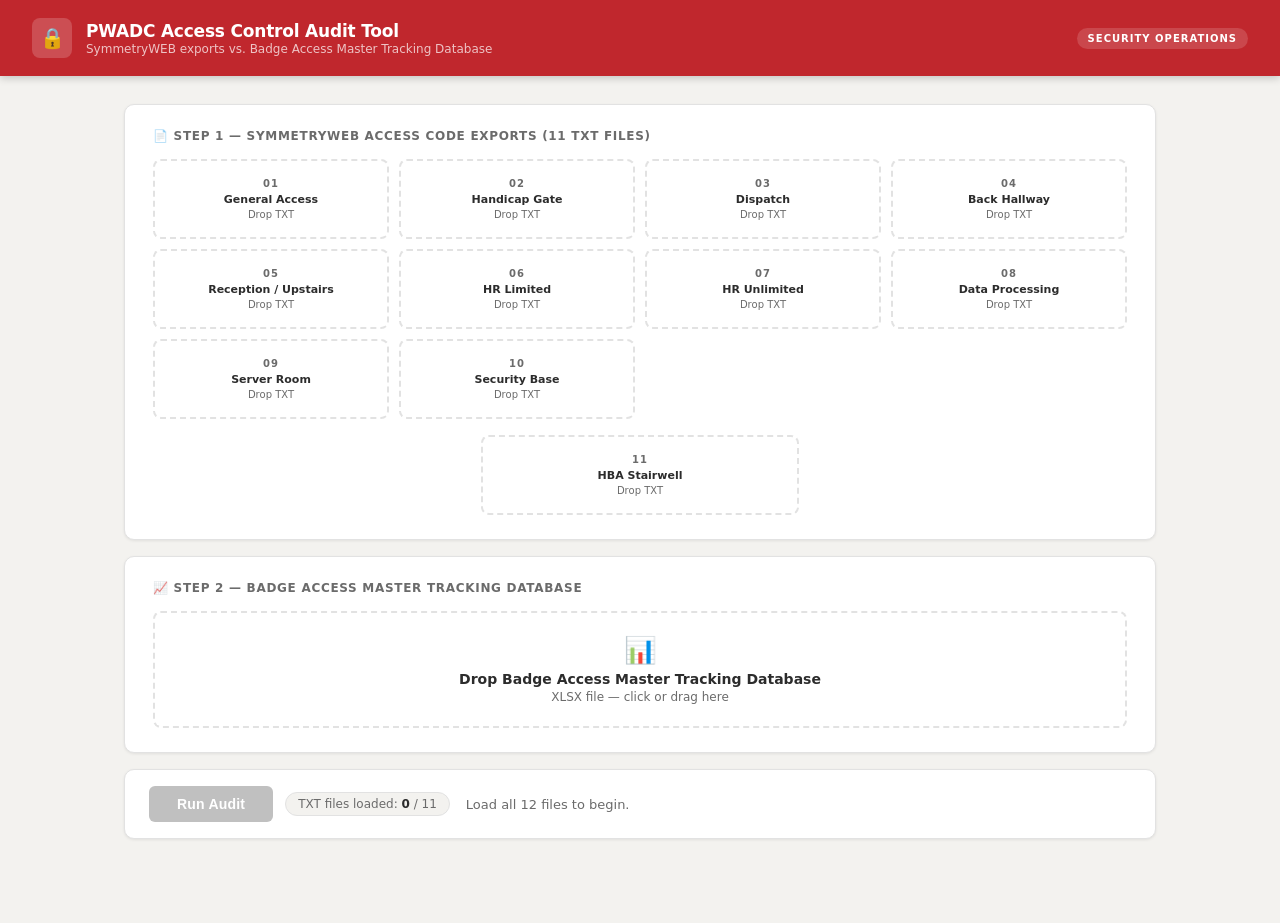
<file: app/programs/Access Audit/PWADC_Access_Audit_Tool.html>
<!DOCTYPE html>
<html lang="en">
<head>
<meta charset="UTF-8">
<meta name="viewport" content="width=device-width, initial-scale=1.0">
<title>PWADC Access Control Audit Tool</title>
<!-- Offline GTG build: bundled JSZip + minimal XLSX reader/writer. No internet required. -->
<script>
/*!

JSZip v3.10.1 - A JavaScript class for generating and reading zip files
<http://stuartk.com/jszip>

(c) 2009-2016 Stuart Knightley <stuart [at] stuartk.com>
Dual licenced under the MIT license or GPLv3. See https://raw.github.com/Stuk/jszip/main/LICENSE.markdown.

JSZip uses the library pako released under the MIT license :
https://github.com/nodeca/pako/blob/main/LICENSE
*/

!function(e){if("object"==typeof exports&&"undefined"!=typeof module)module.exports=e();else if("function"==typeof define&&define.amd)define([],e);else{("undefined"!=typeof window?window:"undefined"!=typeof global?global:"undefined"!=typeof self?self:this).JSZip=e()}}(function(){return function s(a,o,h){function u(r,e){if(!o[r]){if(!a[r]){var t="function"==typeof require&&require;if(!e&&t)return t(r,!0);if(l)return l(r,!0);var n=new Error("Cannot find module '"+r+"'");throw n.code="MODULE_NOT_FOUND",n}var i=o[r]={exports:{}};a[r][0].call(i.exports,function(e){var t=a[r][1][e];return u(t||e)},i,i.exports,s,a,o,h)}return o[r].exports}for(var l="function"==typeof require&&require,e=0;e<h.length;e++)u(h[e]);return u}({1:[function(e,t,r){"use strict";var d=e("./utils"),c=e("./support"),p="ABCDEFGHIJKLMNOPQRSTUVWXYZabcdefghijklmnopqrstuvwxyz0123456789+/=";r.encode=function(e){for(var t,r,n,i,s,a,o,h=[],u=0,l=e.length,f=l,c="string"!==d.getTypeOf(e);u<e.length;)f=l-u,n=c?(t=e[u++],r=u<l?e[u++]:0,u<l?e[u++]:0):(t=e.charCodeAt(u++),r=u<l?e.charCodeAt(u++):0,u<l?e.charCodeAt(u++):0),i=t>>2,s=(3&t)<<4|r>>4,a=1<f?(15&r)<<2|n>>6:64,o=2<f?63&n:64,h.push(p.charAt(i)+p.charAt(s)+p.charAt(a)+p.charAt(o));return h.join("")},r.decode=function(e){var t,r,n,i,s,a,o=0,h=0,u="data:";if(e.substr(0,u.length)===u)throw new Error("Invalid base64 input, it looks like a data url.");var l,f=3*(e=e.replace(/[^A-Za-z0-9+/=]/g,"")).length/4;if(e.charAt(e.length-1)===p.charAt(64)&&f--,e.charAt(e.length-2)===p.charAt(64)&&f--,f%1!=0)throw new Error("Invalid base64 input, bad content length.");for(l=c.uint8array?new Uint8Array(0|f):new Array(0|f);o<e.length;)t=p.indexOf(e.charAt(o++))<<2|(i=p.indexOf(e.charAt(o++)))>>4,r=(15&i)<<4|(s=p.indexOf(e.charAt(o++)))>>2,n=(3&s)<<6|(a=p.indexOf(e.charAt(o++))),l[h++]=t,64!==s&&(l[h++]=r),64!==a&&(l[h++]=n);return l}},{"./support":30,"./utils":32}],2:[function(e,t,r){"use strict";var n=e("./external"),i=e("./stream/DataWorker"),s=e("./stream/Crc32Probe"),a=e("./stream/DataLengthProbe");function o(e,t,r,n,i){this.compressedSize=e,this.uncompressedSize=t,this.crc32=r,this.compression=n,this.compressedContent=i}o.prototype={getContentWorker:function(){var e=new i(n.Promise.resolve(this.compressedContent)).pipe(this.compression.uncompressWorker()).pipe(new a("data_length")),t=this;return e.on("end",function(){if(this.streamInfo.data_length!==t.uncompressedSize)throw new Error("Bug : uncompressed data size mismatch")}),e},getCompressedWorker:function(){return new i(n.Promise.resolve(this.compressedContent)).withStreamInfo("compressedSize",this.compressedSize).withStreamInfo("uncompressedSize",this.uncompressedSize).withStreamInfo("crc32",this.crc32).withStreamInfo("compression",this.compression)}},o.createWorkerFrom=function(e,t,r){return e.pipe(new s).pipe(new a("uncompressedSize")).pipe(t.compressWorker(r)).pipe(new a("compressedSize")).withStreamInfo("compression",t)},t.exports=o},{"./external":6,"./stream/Crc32Probe":25,"./stream/DataLengthProbe":26,"./stream/DataWorker":27}],3:[function(e,t,r){"use strict";var n=e("./stream/GenericWorker");r.STORE={magic:"\0\0",compressWorker:function(){return new n("STORE compression")},uncompressWorker:function(){return new n("STORE decompression")}},r.DEFLATE=e("./flate")},{"./flate":7,"./stream/GenericWorker":28}],4:[function(e,t,r){"use strict";var n=e("./utils");var o=function(){for(var e,t=[],r=0;r<256;r++){e=r;for(var n=0;n<8;n++)e=1&e?3988292384^e>>>1:e>>>1;t[r]=e}return t}();t.exports=function(e,t){return void 0!==e&&e.length?"string"!==n.getTypeOf(e)?function(e,t,r,n){var i=o,s=n+r;e^=-1;for(var a=n;a<s;a++)e=e>>>8^i[255&(e^t[a])];return-1^e}(0|t,e,e.length,0):function(e,t,r,n){var i=o,s=n+r;e^=-1;for(var a=n;a<s;a++)e=e>>>8^i[255&(e^t.charCodeAt(a))];return-1^e}(0|t,e,e.length,0):0}},{"./utils":32}],5:[function(e,t,r){"use strict";r.base64=!1,r.binary=!1,r.dir=!1,r.createFolders=!0,r.date=null,r.compression=null,r.compressionOptions=null,r.comment=null,r.unixPermissions=null,r.dosPermissions=null},{}],6:[function(e,t,r){"use strict";var n=null;n="undefined"!=typeof Promise?Promise:e("lie"),t.exports={Promise:n}},{lie:37}],7:[function(e,t,r){"use strict";var n="undefined"!=typeof Uint8Array&&"undefined"!=typeof Uint16Array&&"undefined"!=typeof Uint32Array,i=e("pako"),s=e("./utils"),a=e("./stream/GenericWorker"),o=n?"uint8array":"array";function h(e,t){a.call(this,"FlateWorker/"+e),this._pako=null,this._pakoAction=e,this._pakoOptions=t,this.meta={}}r.magic="\b\0",s.inherits(h,a),h.prototype.processChunk=function(e){this.meta=e.meta,null===this._pako&&this._createPako(),this._pako.push(s.transformTo(o,e.data),!1)},h.prototype.flush=function(){a.prototype.flush.call(this),null===this._pako&&this._createPako(),this._pako.push([],!0)},h.prototype.cleanUp=function(){a.prototype.cleanUp.call(this),this._pako=null},h.prototype._createPako=function(){this._pako=new i[this._pakoAction]({raw:!0,level:this._pakoOptions.level||-1});var t=this;this._pako.onData=function(e){t.push({data:e,meta:t.meta})}},r.compressWorker=function(e){return new h("Deflate",e)},r.uncompressWorker=function(){return new h("Inflate",{})}},{"./stream/GenericWorker":28,"./utils":32,pako:38}],8:[function(e,t,r){"use strict";function A(e,t){var r,n="";for(r=0;r<t;r++)n+=String.fromCharCode(255&e),e>>>=8;return n}function n(e,t,r,n,i,s){var a,o,h=e.file,u=e.compression,l=s!==O.utf8encode,f=I.transformTo("string",s(h.name)),c=I.transformTo("string",O.utf8encode(h.name)),d=h.comment,p=I.transformTo("string",s(d)),m=I.transformTo("string",O.utf8encode(d)),_=c.length!==h.name.length,g=m.length!==d.length,b="",v="",y="",w=h.dir,k=h.date,x={crc32:0,compressedSize:0,uncompressedSize:0};t&&!r||(x.crc32=e.crc32,x.compressedSize=e.compressedSize,x.uncompressedSize=e.uncompressedSize);var S=0;t&&(S|=8),l||!_&&!g||(S|=2048);var z=0,C=0;w&&(z|=16),"UNIX"===i?(C=798,z|=function(e,t){var r=e;return e||(r=t?16893:33204),(65535&r)<<16}(h.unixPermissions,w)):(C=20,z|=function(e){return 63&(e||0)}(h.dosPermissions)),a=k.getUTCHours(),a<<=6,a|=k.getUTCMinutes(),a<<=5,a|=k.getUTCSeconds()/2,o=k.getUTCFullYear()-1980,o<<=4,o|=k.getUTCMonth()+1,o<<=5,o|=k.getUTCDate(),_&&(v=A(1,1)+A(B(f),4)+c,b+="up"+A(v.length,2)+v),g&&(y=A(1,1)+A(B(p),4)+m,b+="uc"+A(y.length,2)+y);var E="";return E+="\n\0",E+=A(S,2),E+=u.magic,E+=A(a,2),E+=A(o,2),E+=A(x.crc32,4),E+=A(x.compressedSize,4),E+=A(x.uncompressedSize,4),E+=A(f.length,2),E+=A(b.length,2),{fileRecord:R.LOCAL_FILE_HEADER+E+f+b,dirRecord:R.CENTRAL_FILE_HEADER+A(C,2)+E+A(p.length,2)+"\0\0\0\0"+A(z,4)+A(n,4)+f+b+p}}var I=e("../utils"),i=e("../stream/GenericWorker"),O=e("../utf8"),B=e("../crc32"),R=e("../signature");function s(e,t,r,n){i.call(this,"ZipFileWorker"),this.bytesWritten=0,this.zipComment=t,this.zipPlatform=r,this.encodeFileName=n,this.streamFiles=e,this.accumulate=!1,this.contentBuffer=[],this.dirRecords=[],this.currentSourceOffset=0,this.entriesCount=0,this.currentFile=null,this._sources=[]}I.inherits(s,i),s.prototype.push=function(e){var t=e.meta.percent||0,r=this.entriesCount,n=this._sources.length;this.accumulate?this.contentBuffer.push(e):(this.bytesWritten+=e.data.length,i.prototype.push.call(this,{data:e.data,meta:{currentFile:this.currentFile,percent:r?(t+100*(r-n-1))/r:100}}))},s.prototype.openedSource=function(e){this.currentSourceOffset=this.bytesWritten,this.currentFile=e.file.name;var t=this.streamFiles&&!e.file.dir;if(t){var r=n(e,t,!1,this.currentSourceOffset,this.zipPlatform,this.encodeFileName);this.push({data:r.fileRecord,meta:{percent:0}})}else this.accumulate=!0},s.prototype.closedSource=function(e){this.accumulate=!1;var t=this.streamFiles&&!e.file.dir,r=n(e,t,!0,this.currentSourceOffset,this.zipPlatform,this.encodeFileName);if(this.dirRecords.push(r.dirRecord),t)this.push({data:function(e){return R.DATA_DESCRIPTOR+A(e.crc32,4)+A(e.compressedSize,4)+A(e.uncompressedSize,4)}(e),meta:{percent:100}});else for(this.push({data:r.fileRecord,meta:{percent:0}});this.contentBuffer.length;)this.push(this.contentBuffer.shift());this.currentFile=null},s.prototype.flush=function(){for(var e=this.bytesWritten,t=0;t<this.dirRecords.length;t++)this.push({data:this.dirRecords[t],meta:{percent:100}});var r=this.bytesWritten-e,n=function(e,t,r,n,i){var s=I.transformTo("string",i(n));return R.CENTRAL_DIRECTORY_END+"\0\0\0\0"+A(e,2)+A(e,2)+A(t,4)+A(r,4)+A(s.length,2)+s}(this.dirRecords.length,r,e,this.zipComment,this.encodeFileName);this.push({data:n,meta:{percent:100}})},s.prototype.prepareNextSource=function(){this.previous=this._sources.shift(),this.openedSource(this.previous.streamInfo),this.isPaused?this.previous.pause():this.previous.resume()},s.prototype.registerPrevious=function(e){this._sources.push(e);var t=this;return e.on("data",function(e){t.processChunk(e)}),e.on("end",function(){t.closedSource(t.previous.streamInfo),t._sources.length?t.prepareNextSource():t.end()}),e.on("error",function(e){t.error(e)}),this},s.prototype.resume=function(){return!!i.prototype.resume.call(this)&&(!this.previous&&this._sources.length?(this.prepareNextSource(),!0):this.previous||this._sources.length||this.generatedError?void 0:(this.end(),!0))},s.prototype.error=function(e){var t=this._sources;if(!i.prototype.error.call(this,e))return!1;for(var r=0;r<t.length;r++)try{t[r].error(e)}catch(e){}return!0},s.prototype.lock=function(){i.prototype.lock.call(this);for(var e=this._sources,t=0;t<e.length;t++)e[t].lock()},t.exports=s},{"../crc32":4,"../signature":23,"../stream/GenericWorker":28,"../utf8":31,"../utils":32}],9:[function(e,t,r){"use strict";var u=e("../compressions"),n=e("./ZipFileWorker");r.generateWorker=function(e,a,t){var o=new n(a.streamFiles,t,a.platform,a.encodeFileName),h=0;try{e.forEach(function(e,t){h++;var r=function(e,t){var r=e||t,n=u[r];if(!n)throw new Error(r+" is not a valid compression method !");return n}(t.options.compression,a.compression),n=t.options.compressionOptions||a.compressionOptions||{},i=t.dir,s=t.date;t._compressWorker(r,n).withStreamInfo("file",{name:e,dir:i,date:s,comment:t.comment||"",unixPermissions:t.unixPermissions,dosPermissions:t.dosPermissions}).pipe(o)}),o.entriesCount=h}catch(e){o.error(e)}return o}},{"../compressions":3,"./ZipFileWorker":8}],10:[function(e,t,r){"use strict";function n(){if(!(this instanceof n))return new n;if(arguments.length)throw new Error("The constructor with parameters has been removed in JSZip 3.0, please check the upgrade guide.");this.files=Object.create(null),this.comment=null,this.root="",this.clone=function(){var e=new n;for(var t in this)"function"!=typeof this[t]&&(e[t]=this[t]);return e}}(n.prototype=e("./object")).loadAsync=e("./load"),n.support=e("./support"),n.defaults=e("./defaults"),n.version="3.10.1",n.loadAsync=function(e,t){return(new n).loadAsync(e,t)},n.external=e("./external"),t.exports=n},{"./defaults":5,"./external":6,"./load":11,"./object":15,"./support":30}],11:[function(e,t,r){"use strict";var u=e("./utils"),i=e("./external"),n=e("./utf8"),s=e("./zipEntries"),a=e("./stream/Crc32Probe"),l=e("./nodejsUtils");function f(n){return new i.Promise(function(e,t){var r=n.decompressed.getContentWorker().pipe(new a);r.on("error",function(e){t(e)}).on("end",function(){r.streamInfo.crc32!==n.decompressed.crc32?t(new Error("Corrupted zip : CRC32 mismatch")):e()}).resume()})}t.exports=function(e,o){var h=this;return o=u.extend(o||{},{base64:!1,checkCRC32:!1,optimizedBinaryString:!1,createFolders:!1,decodeFileName:n.utf8decode}),l.isNode&&l.isStream(e)?i.Promise.reject(new Error("JSZip can't accept a stream when loading a zip file.")):u.prepareContent("the loaded zip file",e,!0,o.optimizedBinaryString,o.base64).then(function(e){var t=new s(o);return t.load(e),t}).then(function(e){var t=[i.Promise.resolve(e)],r=e.files;if(o.checkCRC32)for(var n=0;n<r.length;n++)t.push(f(r[n]));return i.Promise.all(t)}).then(function(e){for(var t=e.shift(),r=t.files,n=0;n<r.length;n++){var i=r[n],s=i.fileNameStr,a=u.resolve(i.fileNameStr);h.file(a,i.decompressed,{binary:!0,optimizedBinaryString:!0,date:i.date,dir:i.dir,comment:i.fileCommentStr.length?i.fileCommentStr:null,unixPermissions:i.unixPermissions,dosPermissions:i.dosPermissions,createFolders:o.createFolders}),i.dir||(h.file(a).unsafeOriginalName=s)}return t.zipComment.length&&(h.comment=t.zipComment),h})}},{"./external":6,"./nodejsUtils":14,"./stream/Crc32Probe":25,"./utf8":31,"./utils":32,"./zipEntries":33}],12:[function(e,t,r){"use strict";var n=e("../utils"),i=e("../stream/GenericWorker");function s(e,t){i.call(this,"Nodejs stream input adapter for "+e),this._upstreamEnded=!1,this._bindStream(t)}n.inherits(s,i),s.prototype._bindStream=function(e){var t=this;(this._stream=e).pause(),e.on("data",function(e){t.push({data:e,meta:{percent:0}})}).on("error",function(e){t.isPaused?this.generatedError=e:t.error(e)}).on("end",function(){t.isPaused?t._upstreamEnded=!0:t.end()})},s.prototype.pause=function(){return!!i.prototype.pause.call(this)&&(this._stream.pause(),!0)},s.prototype.resume=function(){return!!i.prototype.resume.call(this)&&(this._upstreamEnded?this.end():this._stream.resume(),!0)},t.exports=s},{"../stream/GenericWorker":28,"../utils":32}],13:[function(e,t,r){"use strict";var i=e("readable-stream").Readable;function n(e,t,r){i.call(this,t),this._helper=e;var n=this;e.on("data",function(e,t){n.push(e)||n._helper.pause(),r&&r(t)}).on("error",function(e){n.emit("error",e)}).on("end",function(){n.push(null)})}e("../utils").inherits(n,i),n.prototype._read=function(){this._helper.resume()},t.exports=n},{"../utils":32,"readable-stream":16}],14:[function(e,t,r){"use strict";t.exports={isNode:"undefined"!=typeof Buffer,newBufferFrom:function(e,t){if(Buffer.from&&Buffer.from!==Uint8Array.from)return Buffer.from(e,t);if("number"==typeof e)throw new Error('The "data" argument must not be a number');return new Buffer(e,t)},allocBuffer:function(e){if(Buffer.alloc)return Buffer.alloc(e);var t=new Buffer(e);return t.fill(0),t},isBuffer:function(e){return Buffer.isBuffer(e)},isStream:function(e){return e&&"function"==typeof e.on&&"function"==typeof e.pause&&"function"==typeof e.resume}}},{}],15:[function(e,t,r){"use strict";function s(e,t,r){var n,i=u.getTypeOf(t),s=u.extend(r||{},f);s.date=s.date||new Date,null!==s.compression&&(s.compression=s.compression.toUpperCase()),"string"==typeof s.unixPermissions&&(s.unixPermissions=parseInt(s.unixPermissions,8)),s.unixPermissions&&16384&s.unixPermissions&&(s.dir=!0),s.dosPermissions&&16&s.dosPermissions&&(s.dir=!0),s.dir&&(e=g(e)),s.createFolders&&(n=_(e))&&b.call(this,n,!0);var a="string"===i&&!1===s.binary&&!1===s.base64;r&&void 0!==r.binary||(s.binary=!a),(t instanceof c&&0===t.uncompressedSize||s.dir||!t||0===t.length)&&(s.base64=!1,s.binary=!0,t="",s.compression="STORE",i="string");var o=null;o=t instanceof c||t instanceof l?t:p.isNode&&p.isStream(t)?new m(e,t):u.prepareContent(e,t,s.binary,s.optimizedBinaryString,s.base64);var h=new d(e,o,s);this.files[e]=h}var i=e("./utf8"),u=e("./utils"),l=e("./stream/GenericWorker"),a=e("./stream/StreamHelper"),f=e("./defaults"),c=e("./compressedObject"),d=e("./zipObject"),o=e("./generate"),p=e("./nodejsUtils"),m=e("./nodejs/NodejsStreamInputAdapter"),_=function(e){"/"===e.slice(-1)&&(e=e.substring(0,e.length-1));var t=e.lastIndexOf("/");return 0<t?e.substring(0,t):""},g=function(e){return"/"!==e.slice(-1)&&(e+="/"),e},b=function(e,t){return t=void 0!==t?t:f.createFolders,e=g(e),this.files[e]||s.call(this,e,null,{dir:!0,createFolders:t}),this.files[e]};function h(e){return"[object RegExp]"===Object.prototype.toString.call(e)}var n={load:function(){throw new Error("This method has been removed in JSZip 3.0, please check the upgrade guide.")},forEach:function(e){var t,r,n;for(t in this.files)n=this.files[t],(r=t.slice(this.root.length,t.length))&&t.slice(0,this.root.length)===this.root&&e(r,n)},filter:function(r){var n=[];return this.forEach(function(e,t){r(e,t)&&n.push(t)}),n},file:function(e,t,r){if(1!==arguments.length)return e=this.root+e,s.call(this,e,t,r),this;if(h(e)){var n=e;return this.filter(function(e,t){return!t.dir&&n.test(e)})}var i=this.files[this.root+e];return i&&!i.dir?i:null},folder:function(r){if(!r)return this;if(h(r))return this.filter(function(e,t){return t.dir&&r.test(e)});var e=this.root+r,t=b.call(this,e),n=this.clone();return n.root=t.name,n},remove:function(r){r=this.root+r;var e=this.files[r];if(e||("/"!==r.slice(-1)&&(r+="/"),e=this.files[r]),e&&!e.dir)delete this.files[r];else for(var t=this.filter(function(e,t){return t.name.slice(0,r.length)===r}),n=0;n<t.length;n++)delete this.files[t[n].name];return this},generate:function(){throw new Error("This method has been removed in JSZip 3.0, please check the upgrade guide.")},generateInternalStream:function(e){var t,r={};try{if((r=u.extend(e||{},{streamFiles:!1,compression:"STORE",compressionOptions:null,type:"",platform:"DOS",comment:null,mimeType:"application/zip",encodeFileName:i.utf8encode})).type=r.type.toLowerCase(),r.compression=r.compression.toUpperCase(),"binarystring"===r.type&&(r.type="string"),!r.type)throw new Error("No output type specified.");u.checkSupport(r.type),"darwin"!==r.platform&&"freebsd"!==r.platform&&"linux"!==r.platform&&"sunos"!==r.platform||(r.platform="UNIX"),"win32"===r.platform&&(r.platform="DOS");var n=r.comment||this.comment||"";t=o.generateWorker(this,r,n)}catch(e){(t=new l("error")).error(e)}return new a(t,r.type||"string",r.mimeType)},generateAsync:function(e,t){return this.generateInternalStream(e).accumulate(t)},generateNodeStream:function(e,t){return(e=e||{}).type||(e.type="nodebuffer"),this.generateInternalStream(e).toNodejsStream(t)}};t.exports=n},{"./compressedObject":2,"./defaults":5,"./generate":9,"./nodejs/NodejsStreamInputAdapter":12,"./nodejsUtils":14,"./stream/GenericWorker":28,"./stream/StreamHelper":29,"./utf8":31,"./utils":32,"./zipObject":35}],16:[function(e,t,r){"use strict";t.exports=e("stream")},{stream:void 0}],17:[function(e,t,r){"use strict";var n=e("./DataReader");function i(e){n.call(this,e);for(var t=0;t<this.data.length;t++)e[t]=255&e[t]}e("../utils").inherits(i,n),i.prototype.byteAt=function(e){return this.data[this.zero+e]},i.prototype.lastIndexOfSignature=function(e){for(var t=e.charCodeAt(0),r=e.charCodeAt(1),n=e.charCodeAt(2),i=e.charCodeAt(3),s=this.length-4;0<=s;--s)if(this.data[s]===t&&this.data[s+1]===r&&this.data[s+2]===n&&this.data[s+3]===i)return s-this.zero;return-1},i.prototype.readAndCheckSignature=function(e){var t=e.charCodeAt(0),r=e.charCodeAt(1),n=e.charCodeAt(2),i=e.charCodeAt(3),s=this.readData(4);return t===s[0]&&r===s[1]&&n===s[2]&&i===s[3]},i.prototype.readData=function(e){if(this.checkOffset(e),0===e)return[];var t=this.data.slice(this.zero+this.index,this.zero+this.index+e);return this.index+=e,t},t.exports=i},{"../utils":32,"./DataReader":18}],18:[function(e,t,r){"use strict";var n=e("../utils");function i(e){this.data=e,this.length=e.length,this.index=0,this.zero=0}i.prototype={checkOffset:function(e){this.checkIndex(this.index+e)},checkIndex:function(e){if(this.length<this.zero+e||e<0)throw new Error("End of data reached (data length = "+this.length+", asked index = "+e+"). Corrupted zip ?")},setIndex:function(e){this.checkIndex(e),this.index=e},skip:function(e){this.setIndex(this.index+e)},byteAt:function(){},readInt:function(e){var t,r=0;for(this.checkOffset(e),t=this.index+e-1;t>=this.index;t--)r=(r<<8)+this.byteAt(t);return this.index+=e,r},readString:function(e){return n.transformTo("string",this.readData(e))},readData:function(){},lastIndexOfSignature:function(){},readAndCheckSignature:function(){},readDate:function(){var e=this.readInt(4);return new Date(Date.UTC(1980+(e>>25&127),(e>>21&15)-1,e>>16&31,e>>11&31,e>>5&63,(31&e)<<1))}},t.exports=i},{"../utils":32}],19:[function(e,t,r){"use strict";var n=e("./Uint8ArrayReader");function i(e){n.call(this,e)}e("../utils").inherits(i,n),i.prototype.readData=function(e){this.checkOffset(e);var t=this.data.slice(this.zero+this.index,this.zero+this.index+e);return this.index+=e,t},t.exports=i},{"../utils":32,"./Uint8ArrayReader":21}],20:[function(e,t,r){"use strict";var n=e("./DataReader");function i(e){n.call(this,e)}e("../utils").inherits(i,n),i.prototype.byteAt=function(e){return this.data.charCodeAt(this.zero+e)},i.prototype.lastIndexOfSignature=function(e){return this.data.lastIndexOf(e)-this.zero},i.prototype.readAndCheckSignature=function(e){return e===this.readData(4)},i.prototype.readData=function(e){this.checkOffset(e);var t=this.data.slice(this.zero+this.index,this.zero+this.index+e);return this.index+=e,t},t.exports=i},{"../utils":32,"./DataReader":18}],21:[function(e,t,r){"use strict";var n=e("./ArrayReader");function i(e){n.call(this,e)}e("../utils").inherits(i,n),i.prototype.readData=function(e){if(this.checkOffset(e),0===e)return new Uint8Array(0);var t=this.data.subarray(this.zero+this.index,this.zero+this.index+e);return this.index+=e,t},t.exports=i},{"../utils":32,"./ArrayReader":17}],22:[function(e,t,r){"use strict";var n=e("../utils"),i=e("../support"),s=e("./ArrayReader"),a=e("./StringReader"),o=e("./NodeBufferReader"),h=e("./Uint8ArrayReader");t.exports=function(e){var t=n.getTypeOf(e);return n.checkSupport(t),"string"!==t||i.uint8array?"nodebuffer"===t?new o(e):i.uint8array?new h(n.transformTo("uint8array",e)):new s(n.transformTo("array",e)):new a(e)}},{"../support":30,"../utils":32,"./ArrayReader":17,"./NodeBufferReader":19,"./StringReader":20,"./Uint8ArrayReader":21}],23:[function(e,t,r){"use strict";r.LOCAL_FILE_HEADER="PK",r.CENTRAL_FILE_HEADER="PK",r.CENTRAL_DIRECTORY_END="PK",r.ZIP64_CENTRAL_DIRECTORY_LOCATOR="PK",r.ZIP64_CENTRAL_DIRECTORY_END="PK",r.DATA_DESCRIPTOR="PK\b"},{}],24:[function(e,t,r){"use strict";var n=e("./GenericWorker"),i=e("../utils");function s(e){n.call(this,"ConvertWorker to "+e),this.destType=e}i.inherits(s,n),s.prototype.processChunk=function(e){this.push({data:i.transformTo(this.destType,e.data),meta:e.meta})},t.exports=s},{"../utils":32,"./GenericWorker":28}],25:[function(e,t,r){"use strict";var n=e("./GenericWorker"),i=e("../crc32");function s(){n.call(this,"Crc32Probe"),this.withStreamInfo("crc32",0)}e("../utils").inherits(s,n),s.prototype.processChunk=function(e){this.streamInfo.crc32=i(e.data,this.streamInfo.crc32||0),this.push(e)},t.exports=s},{"../crc32":4,"../utils":32,"./GenericWorker":28}],26:[function(e,t,r){"use strict";var n=e("../utils"),i=e("./GenericWorker");function s(e){i.call(this,"DataLengthProbe for "+e),this.propName=e,this.withStreamInfo(e,0)}n.inherits(s,i),s.prototype.processChunk=function(e){if(e){var t=this.streamInfo[this.propName]||0;this.streamInfo[this.propName]=t+e.data.length}i.prototype.processChunk.call(this,e)},t.exports=s},{"../utils":32,"./GenericWorker":28}],27:[function(e,t,r){"use strict";var n=e("../utils"),i=e("./GenericWorker");function s(e){i.call(this,"DataWorker");var t=this;this.dataIsReady=!1,this.index=0,this.max=0,this.data=null,this.type="",this._tickScheduled=!1,e.then(function(e){t.dataIsReady=!0,t.data=e,t.max=e&&e.length||0,t.type=n.getTypeOf(e),t.isPaused||t._tickAndRepeat()},function(e){t.error(e)})}n.inherits(s,i),s.prototype.cleanUp=function(){i.prototype.cleanUp.call(this),this.data=null},s.prototype.resume=function(){return!!i.prototype.resume.call(this)&&(!this._tickScheduled&&this.dataIsReady&&(this._tickScheduled=!0,n.delay(this._tickAndRepeat,[],this)),!0)},s.prototype._tickAndRepeat=function(){this._tickScheduled=!1,this.isPaused||this.isFinished||(this._tick(),this.isFinished||(n.delay(this._tickAndRepeat,[],this),this._tickScheduled=!0))},s.prototype._tick=function(){if(this.isPaused||this.isFinished)return!1;var e=null,t=Math.min(this.max,this.index+16384);if(this.index>=this.max)return this.end();switch(this.type){case"string":e=this.data.substring(this.index,t);break;case"uint8array":e=this.data.subarray(this.index,t);break;case"array":case"nodebuffer":e=this.data.slice(this.index,t)}return this.index=t,this.push({data:e,meta:{percent:this.max?this.index/this.max*100:0}})},t.exports=s},{"../utils":32,"./GenericWorker":28}],28:[function(e,t,r){"use strict";function n(e){this.name=e||"default",this.streamInfo={},this.generatedError=null,this.extraStreamInfo={},this.isPaused=!0,this.isFinished=!1,this.isLocked=!1,this._listeners={data:[],end:[],error:[]},this.previous=null}n.prototype={push:function(e){this.emit("data",e)},end:function(){if(this.isFinished)return!1;this.flush();try{this.emit("end"),this.cleanUp(),this.isFinished=!0}catch(e){this.emit("error",e)}return!0},error:function(e){return!this.isFinished&&(this.isPaused?this.generatedError=e:(this.isFinished=!0,this.emit("error",e),this.previous&&this.previous.error(e),this.cleanUp()),!0)},on:function(e,t){return this._listeners[e].push(t),this},cleanUp:function(){this.streamInfo=this.generatedError=this.extraStreamInfo=null,this._listeners=[]},emit:function(e,t){if(this._listeners[e])for(var r=0;r<this._listeners[e].length;r++)this._listeners[e][r].call(this,t)},pipe:function(e){return e.registerPrevious(this)},registerPrevious:function(e){if(this.isLocked)throw new Error("The stream '"+this+"' has already been used.");this.streamInfo=e.streamInfo,this.mergeStreamInfo(),this.previous=e;var t=this;return e.on("data",function(e){t.processChunk(e)}),e.on("end",function(){t.end()}),e.on("error",function(e){t.error(e)}),this},pause:function(){return!this.isPaused&&!this.isFinished&&(this.isPaused=!0,this.previous&&this.previous.pause(),!0)},resume:function(){if(!this.isPaused||this.isFinished)return!1;var e=this.isPaused=!1;return this.generatedError&&(this.error(this.generatedError),e=!0),this.previous&&this.previous.resume(),!e},flush:function(){},processChunk:function(e){this.push(e)},withStreamInfo:function(e,t){return this.extraStreamInfo[e]=t,this.mergeStreamInfo(),this},mergeStreamInfo:function(){for(var e in this.extraStreamInfo)Object.prototype.hasOwnProperty.call(this.extraStreamInfo,e)&&(this.streamInfo[e]=this.extraStreamInfo[e])},lock:function(){if(this.isLocked)throw new Error("The stream '"+this+"' has already been used.");this.isLocked=!0,this.previous&&this.previous.lock()},toString:function(){var e="Worker "+this.name;return this.previous?this.previous+" -> "+e:e}},t.exports=n},{}],29:[function(e,t,r){"use strict";var h=e("../utils"),i=e("./ConvertWorker"),s=e("./GenericWorker"),u=e("../base64"),n=e("../support"),a=e("../external"),o=null;if(n.nodestream)try{o=e("../nodejs/NodejsStreamOutputAdapter")}catch(e){}function l(e,o){return new a.Promise(function(t,r){var n=[],i=e._internalType,s=e._outputType,a=e._mimeType;e.on("data",function(e,t){n.push(e),o&&o(t)}).on("error",function(e){n=[],r(e)}).on("end",function(){try{var e=function(e,t,r){switch(e){case"blob":return h.newBlob(h.transformTo("arraybuffer",t),r);case"base64":return u.encode(t);default:return h.transformTo(e,t)}}(s,function(e,t){var r,n=0,i=null,s=0;for(r=0;r<t.length;r++)s+=t[r].length;switch(e){case"string":return t.join("");case"array":return Array.prototype.concat.apply([],t);case"uint8array":for(i=new Uint8Array(s),r=0;r<t.length;r++)i.set(t[r],n),n+=t[r].length;return i;case"nodebuffer":return Buffer.concat(t);default:throw new Error("concat : unsupported type '"+e+"'")}}(i,n),a);t(e)}catch(e){r(e)}n=[]}).resume()})}function f(e,t,r){var n=t;switch(t){case"blob":case"arraybuffer":n="uint8array";break;case"base64":n="string"}try{this._internalType=n,this._outputType=t,this._mimeType=r,h.checkSupport(n),this._worker=e.pipe(new i(n)),e.lock()}catch(e){this._worker=new s("error"),this._worker.error(e)}}f.prototype={accumulate:function(e){return l(this,e)},on:function(e,t){var r=this;return"data"===e?this._worker.on(e,function(e){t.call(r,e.data,e.meta)}):this._worker.on(e,function(){h.delay(t,arguments,r)}),this},resume:function(){return h.delay(this._worker.resume,[],this._worker),this},pause:function(){return this._worker.pause(),this},toNodejsStream:function(e){if(h.checkSupport("nodestream"),"nodebuffer"!==this._outputType)throw new Error(this._outputType+" is not supported by this method");return new o(this,{objectMode:"nodebuffer"!==this._outputType},e)}},t.exports=f},{"../base64":1,"../external":6,"../nodejs/NodejsStreamOutputAdapter":13,"../support":30,"../utils":32,"./ConvertWorker":24,"./GenericWorker":28}],30:[function(e,t,r){"use strict";if(r.base64=!0,r.array=!0,r.string=!0,r.arraybuffer="undefined"!=typeof ArrayBuffer&&"undefined"!=typeof Uint8Array,r.nodebuffer="undefined"!=typeof Buffer,r.uint8array="undefined"!=typeof Uint8Array,"undefined"==typeof ArrayBuffer)r.blob=!1;else{var n=new ArrayBuffer(0);try{r.blob=0===new Blob([n],{type:"application/zip"}).size}catch(e){try{var i=new(self.BlobBuilder||self.WebKitBlobBuilder||self.MozBlobBuilder||self.MSBlobBuilder);i.append(n),r.blob=0===i.getBlob("application/zip").size}catch(e){r.blob=!1}}}try{r.nodestream=!!e("readable-stream").Readable}catch(e){r.nodestream=!1}},{"readable-stream":16}],31:[function(e,t,s){"use strict";for(var o=e("./utils"),h=e("./support"),r=e("./nodejsUtils"),n=e("./stream/GenericWorker"),u=new Array(256),i=0;i<256;i++)u[i]=252<=i?6:248<=i?5:240<=i?4:224<=i?3:192<=i?2:1;u[254]=u[254]=1;function a(){n.call(this,"utf-8 decode"),this.leftOver=null}function l(){n.call(this,"utf-8 encode")}s.utf8encode=function(e){return h.nodebuffer?r.newBufferFrom(e,"utf-8"):function(e){var t,r,n,i,s,a=e.length,o=0;for(i=0;i<a;i++)55296==(64512&(r=e.charCodeAt(i)))&&i+1<a&&56320==(64512&(n=e.charCodeAt(i+1)))&&(r=65536+(r-55296<<10)+(n-56320),i++),o+=r<128?1:r<2048?2:r<65536?3:4;for(t=h.uint8array?new Uint8Array(o):new Array(o),i=s=0;s<o;i++)55296==(64512&(r=e.charCodeAt(i)))&&i+1<a&&56320==(64512&(n=e.charCodeAt(i+1)))&&(r=65536+(r-55296<<10)+(n-56320),i++),r<128?t[s++]=r:(r<2048?t[s++]=192|r>>>6:(r<65536?t[s++]=224|r>>>12:(t[s++]=240|r>>>18,t[s++]=128|r>>>12&63),t[s++]=128|r>>>6&63),t[s++]=128|63&r);return t}(e)},s.utf8decode=function(e){return h.nodebuffer?o.transformTo("nodebuffer",e).toString("utf-8"):function(e){var t,r,n,i,s=e.length,a=new Array(2*s);for(t=r=0;t<s;)if((n=e[t++])<128)a[r++]=n;else if(4<(i=u[n]))a[r++]=65533,t+=i-1;else{for(n&=2===i?31:3===i?15:7;1<i&&t<s;)n=n<<6|63&e[t++],i--;1<i?a[r++]=65533:n<65536?a[r++]=n:(n-=65536,a[r++]=55296|n>>10&1023,a[r++]=56320|1023&n)}return a.length!==r&&(a.subarray?a=a.subarray(0,r):a.length=r),o.applyFromCharCode(a)}(e=o.transformTo(h.uint8array?"uint8array":"array",e))},o.inherits(a,n),a.prototype.processChunk=function(e){var t=o.transformTo(h.uint8array?"uint8array":"array",e.data);if(this.leftOver&&this.leftOver.length){if(h.uint8array){var r=t;(t=new Uint8Array(r.length+this.leftOver.length)).set(this.leftOver,0),t.set(r,this.leftOver.length)}else t=this.leftOver.concat(t);this.leftOver=null}var n=function(e,t){var r;for((t=t||e.length)>e.length&&(t=e.length),r=t-1;0<=r&&128==(192&e[r]);)r--;return r<0?t:0===r?t:r+u[e[r]]>t?r:t}(t),i=t;n!==t.length&&(h.uint8array?(i=t.subarray(0,n),this.leftOver=t.subarray(n,t.length)):(i=t.slice(0,n),this.leftOver=t.slice(n,t.length))),this.push({data:s.utf8decode(i),meta:e.meta})},a.prototype.flush=function(){this.leftOver&&this.leftOver.length&&(this.push({data:s.utf8decode(this.leftOver),meta:{}}),this.leftOver=null)},s.Utf8DecodeWorker=a,o.inherits(l,n),l.prototype.processChunk=function(e){this.push({data:s.utf8encode(e.data),meta:e.meta})},s.Utf8EncodeWorker=l},{"./nodejsUtils":14,"./stream/GenericWorker":28,"./support":30,"./utils":32}],32:[function(e,t,a){"use strict";var o=e("./support"),h=e("./base64"),r=e("./nodejsUtils"),u=e("./external");function n(e){return e}function l(e,t){for(var r=0;r<e.length;++r)t[r]=255&e.charCodeAt(r);return t}e("setimmediate"),a.newBlob=function(t,r){a.checkSupport("blob");try{return new Blob([t],{type:r})}catch(e){try{var n=new(self.BlobBuilder||self.WebKitBlobBuilder||self.MozBlobBuilder||self.MSBlobBuilder);return n.append(t),n.getBlob(r)}catch(e){throw new Error("Bug : can't construct the Blob.")}}};var i={stringifyByChunk:function(e,t,r){var n=[],i=0,s=e.length;if(s<=r)return String.fromCharCode.apply(null,e);for(;i<s;)"array"===t||"nodebuffer"===t?n.push(String.fromCharCode.apply(null,e.slice(i,Math.min(i+r,s)))):n.push(String.fromCharCode.apply(null,e.subarray(i,Math.min(i+r,s)))),i+=r;return n.join("")},stringifyByChar:function(e){for(var t="",r=0;r<e.length;r++)t+=String.fromCharCode(e[r]);return t},applyCanBeUsed:{uint8array:function(){try{return o.uint8array&&1===String.fromCharCode.apply(null,new Uint8Array(1)).length}catch(e){return!1}}(),nodebuffer:function(){try{return o.nodebuffer&&1===String.fromCharCode.apply(null,r.allocBuffer(1)).length}catch(e){return!1}}()}};function s(e){var t=65536,r=a.getTypeOf(e),n=!0;if("uint8array"===r?n=i.applyCanBeUsed.uint8array:"nodebuffer"===r&&(n=i.applyCanBeUsed.nodebuffer),n)for(;1<t;)try{return i.stringifyByChunk(e,r,t)}catch(e){t=Math.floor(t/2)}return i.stringifyByChar(e)}function f(e,t){for(var r=0;r<e.length;r++)t[r]=e[r];return t}a.applyFromCharCode=s;var c={};c.string={string:n,array:function(e){return l(e,new Array(e.length))},arraybuffer:function(e){return c.string.uint8array(e).buffer},uint8array:function(e){return l(e,new Uint8Array(e.length))},nodebuffer:function(e){return l(e,r.allocBuffer(e.length))}},c.array={string:s,array:n,arraybuffer:function(e){return new Uint8Array(e).buffer},uint8array:function(e){return new Uint8Array(e)},nodebuffer:function(e){return r.newBufferFrom(e)}},c.arraybuffer={string:function(e){return s(new Uint8Array(e))},array:function(e){return f(new Uint8Array(e),new Array(e.byteLength))},arraybuffer:n,uint8array:function(e){return new Uint8Array(e)},nodebuffer:function(e){return r.newBufferFrom(new Uint8Array(e))}},c.uint8array={string:s,array:function(e){return f(e,new Array(e.length))},arraybuffer:function(e){return e.buffer},uint8array:n,nodebuffer:function(e){return r.newBufferFrom(e)}},c.nodebuffer={string:s,array:function(e){return f(e,new Array(e.length))},arraybuffer:function(e){return c.nodebuffer.uint8array(e).buffer},uint8array:function(e){return f(e,new Uint8Array(e.length))},nodebuffer:n},a.transformTo=function(e,t){if(t=t||"",!e)return t;a.checkSupport(e);var r=a.getTypeOf(t);return c[r][e](t)},a.resolve=function(e){for(var t=e.split("/"),r=[],n=0;n<t.length;n++){var i=t[n];"."===i||""===i&&0!==n&&n!==t.length-1||(".."===i?r.pop():r.push(i))}return r.join("/")},a.getTypeOf=function(e){return"string"==typeof e?"string":"[object Array]"===Object.prototype.toString.call(e)?"array":o.nodebuffer&&r.isBuffer(e)?"nodebuffer":o.uint8array&&e instanceof Uint8Array?"uint8array":o.arraybuffer&&e instanceof ArrayBuffer?"arraybuffer":void 0},a.checkSupport=function(e){if(!o[e.toLowerCase()])throw new Error(e+" is not supported by this platform")},a.MAX_VALUE_16BITS=65535,a.MAX_VALUE_32BITS=-1,a.pretty=function(e){var t,r,n="";for(r=0;r<(e||"").length;r++)n+="\\x"+((t=e.charCodeAt(r))<16?"0":"")+t.toString(16).toUpperCase();return n},a.delay=function(e,t,r){setImmediate(function(){e.apply(r||null,t||[])})},a.inherits=function(e,t){function r(){}r.prototype=t.prototype,e.prototype=new r},a.extend=function(){var e,t,r={};for(e=0;e<arguments.length;e++)for(t in arguments[e])Object.prototype.hasOwnProperty.call(arguments[e],t)&&void 0===r[t]&&(r[t]=arguments[e][t]);return r},a.prepareContent=function(r,e,n,i,s){return u.Promise.resolve(e).then(function(n){return o.blob&&(n instanceof Blob||-1!==["[object File]","[object Blob]"].indexOf(Object.prototype.toString.call(n)))&&"undefined"!=typeof FileReader?new u.Promise(function(t,r){var e=new FileReader;e.onload=function(e){t(e.target.result)},e.onerror=function(e){r(e.target.error)},e.readAsArrayBuffer(n)}):n}).then(function(e){var t=a.getTypeOf(e);return t?("arraybuffer"===t?e=a.transformTo("uint8array",e):"string"===t&&(s?e=h.decode(e):n&&!0!==i&&(e=function(e){return l(e,o.uint8array?new Uint8Array(e.length):new Array(e.length))}(e))),e):u.Promise.reject(new Error("Can't read the data of '"+r+"'. Is it in a supported JavaScript type (String, Blob, ArrayBuffer, etc) ?"))})}},{"./base64":1,"./external":6,"./nodejsUtils":14,"./support":30,setimmediate:54}],33:[function(e,t,r){"use strict";var n=e("./reader/readerFor"),i=e("./utils"),s=e("./signature"),a=e("./zipEntry"),o=e("./support");function h(e){this.files=[],this.loadOptions=e}h.prototype={checkSignature:function(e){if(!this.reader.readAndCheckSignature(e)){this.reader.index-=4;var t=this.reader.readString(4);throw new Error("Corrupted zip or bug: unexpected signature ("+i.pretty(t)+", expected "+i.pretty(e)+")")}},isSignature:function(e,t){var r=this.reader.index;this.reader.setIndex(e);var n=this.reader.readString(4)===t;return this.reader.setIndex(r),n},readBlockEndOfCentral:function(){this.diskNumber=this.reader.readInt(2),this.diskWithCentralDirStart=this.reader.readInt(2),this.centralDirRecordsOnThisDisk=this.reader.readInt(2),this.centralDirRecords=this.reader.readInt(2),this.centralDirSize=this.reader.readInt(4),this.centralDirOffset=this.reader.readInt(4),this.zipCommentLength=this.reader.readInt(2);var e=this.reader.readData(this.zipCommentLength),t=o.uint8array?"uint8array":"array",r=i.transformTo(t,e);this.zipComment=this.loadOptions.decodeFileName(r)},readBlockZip64EndOfCentral:function(){this.zip64EndOfCentralSize=this.reader.readInt(8),this.reader.skip(4),this.diskNumber=this.reader.readInt(4),this.diskWithCentralDirStart=this.reader.readInt(4),this.centralDirRecordsOnThisDisk=this.reader.readInt(8),this.centralDirRecords=this.reader.readInt(8),this.centralDirSize=this.reader.readInt(8),this.centralDirOffset=this.reader.readInt(8),this.zip64ExtensibleData={};for(var e,t,r,n=this.zip64EndOfCentralSize-44;0<n;)e=this.reader.readInt(2),t=this.reader.readInt(4),r=this.reader.readData(t),this.zip64ExtensibleData[e]={id:e,length:t,value:r}},readBlockZip64EndOfCentralLocator:function(){if(this.diskWithZip64CentralDirStart=this.reader.readInt(4),this.relativeOffsetEndOfZip64CentralDir=this.reader.readInt(8),this.disksCount=this.reader.readInt(4),1<this.disksCount)throw new Error("Multi-volumes zip are not supported")},readLocalFiles:function(){var e,t;for(e=0;e<this.files.length;e++)t=this.files[e],this.reader.setIndex(t.localHeaderOffset),this.checkSignature(s.LOCAL_FILE_HEADER),t.readLocalPart(this.reader),t.handleUTF8(),t.processAttributes()},readCentralDir:function(){var e;for(this.reader.setIndex(this.centralDirOffset);this.reader.readAndCheckSignature(s.CENTRAL_FILE_HEADER);)(e=new a({zip64:this.zip64},this.loadOptions)).readCentralPart(this.reader),this.files.push(e);if(this.centralDirRecords!==this.files.length&&0!==this.centralDirRecords&&0===this.files.length)throw new Error("Corrupted zip or bug: expected "+this.centralDirRecords+" records in central dir, got "+this.files.length)},readEndOfCentral:function(){var e=this.reader.lastIndexOfSignature(s.CENTRAL_DIRECTORY_END);if(e<0)throw!this.isSignature(0,s.LOCAL_FILE_HEADER)?new Error("Can't find end of central directory : is this a zip file ? If it is, see https://stuk.github.io/jszip/documentation/howto/read_zip.html"):new Error("Corrupted zip: can't find end of central directory");this.reader.setIndex(e);var t=e;if(this.checkSignature(s.CENTRAL_DIRECTORY_END),this.readBlockEndOfCentral(),this.diskNumber===i.MAX_VALUE_16BITS||this.diskWithCentralDirStart===i.MAX_VALUE_16BITS||this.centralDirRecordsOnThisDisk===i.MAX_VALUE_16BITS||this.centralDirRecords===i.MAX_VALUE_16BITS||this.centralDirSize===i.MAX_VALUE_32BITS||this.centralDirOffset===i.MAX_VALUE_32BITS){if(this.zip64=!0,(e=this.reader.lastIndexOfSignature(s.ZIP64_CENTRAL_DIRECTORY_LOCATOR))<0)throw new Error("Corrupted zip: can't find the ZIP64 end of central directory locator");if(this.reader.setIndex(e),this.checkSignature(s.ZIP64_CENTRAL_DIRECTORY_LOCATOR),this.readBlockZip64EndOfCentralLocator(),!this.isSignature(this.relativeOffsetEndOfZip64CentralDir,s.ZIP64_CENTRAL_DIRECTORY_END)&&(this.relativeOffsetEndOfZip64CentralDir=this.reader.lastIndexOfSignature(s.ZIP64_CENTRAL_DIRECTORY_END),this.relativeOffsetEndOfZip64CentralDir<0))throw new Error("Corrupted zip: can't find the ZIP64 end of central directory");this.reader.setIndex(this.relativeOffsetEndOfZip64CentralDir),this.checkSignature(s.ZIP64_CENTRAL_DIRECTORY_END),this.readBlockZip64EndOfCentral()}var r=this.centralDirOffset+this.centralDirSize;this.zip64&&(r+=20,r+=12+this.zip64EndOfCentralSize);var n=t-r;if(0<n)this.isSignature(t,s.CENTRAL_FILE_HEADER)||(this.reader.zero=n);else if(n<0)throw new Error("Corrupted zip: missing "+Math.abs(n)+" bytes.")},prepareReader:function(e){this.reader=n(e)},load:function(e){this.prepareReader(e),this.readEndOfCentral(),this.readCentralDir(),this.readLocalFiles()}},t.exports=h},{"./reader/readerFor":22,"./signature":23,"./support":30,"./utils":32,"./zipEntry":34}],34:[function(e,t,r){"use strict";var n=e("./reader/readerFor"),s=e("./utils"),i=e("./compressedObject"),a=e("./crc32"),o=e("./utf8"),h=e("./compressions"),u=e("./support");function l(e,t){this.options=e,this.loadOptions=t}l.prototype={isEncrypted:function(){return 1==(1&this.bitFlag)},useUTF8:function(){return 2048==(2048&this.bitFlag)},readLocalPart:function(e){var t,r;if(e.skip(22),this.fileNameLength=e.readInt(2),r=e.readInt(2),this.fileName=e.readData(this.fileNameLength),e.skip(r),-1===this.compressedSize||-1===this.uncompressedSize)throw new Error("Bug or corrupted zip : didn't get enough information from the central directory (compressedSize === -1 || uncompressedSize === -1)");if(null===(t=function(e){for(var t in h)if(Object.prototype.hasOwnProperty.call(h,t)&&h[t].magic===e)return h[t];return null}(this.compressionMethod)))throw new Error("Corrupted zip : compression "+s.pretty(this.compressionMethod)+" unknown (inner file : "+s.transformTo("string",this.fileName)+")");this.decompressed=new i(this.compressedSize,this.uncompressedSize,this.crc32,t,e.readData(this.compressedSize))},readCentralPart:function(e){this.versionMadeBy=e.readInt(2),e.skip(2),this.bitFlag=e.readInt(2),this.compressionMethod=e.readString(2),this.date=e.readDate(),this.crc32=e.readInt(4),this.compressedSize=e.readInt(4),this.uncompressedSize=e.readInt(4);var t=e.readInt(2);if(this.extraFieldsLength=e.readInt(2),this.fileCommentLength=e.readInt(2),this.diskNumberStart=e.readInt(2),this.internalFileAttributes=e.readInt(2),this.externalFileAttributes=e.readInt(4),this.localHeaderOffset=e.readInt(4),this.isEncrypted())throw new Error("Encrypted zip are not supported");e.skip(t),this.readExtraFields(e),this.parseZIP64ExtraField(e),this.fileComment=e.readData(this.fileCommentLength)},processAttributes:function(){this.unixPermissions=null,this.dosPermissions=null;var e=this.versionMadeBy>>8;this.dir=!!(16&this.externalFileAttributes),0==e&&(this.dosPermissions=63&this.externalFileAttributes),3==e&&(this.unixPermissions=this.externalFileAttributes>>16&65535),this.dir||"/"!==this.fileNameStr.slice(-1)||(this.dir=!0)},parseZIP64ExtraField:function(){if(this.extraFields[1]){var e=n(this.extraFields[1].value);this.uncompressedSize===s.MAX_VALUE_32BITS&&(this.uncompressedSize=e.readInt(8)),this.compressedSize===s.MAX_VALUE_32BITS&&(this.compressedSize=e.readInt(8)),this.localHeaderOffset===s.MAX_VALUE_32BITS&&(this.localHeaderOffset=e.readInt(8)),this.diskNumberStart===s.MAX_VALUE_32BITS&&(this.diskNumberStart=e.readInt(4))}},readExtraFields:function(e){var t,r,n,i=e.index+this.extraFieldsLength;for(this.extraFields||(this.extraFields={});e.index+4<i;)t=e.readInt(2),r=e.readInt(2),n=e.readData(r),this.extraFields[t]={id:t,length:r,value:n};e.setIndex(i)},handleUTF8:function(){var e=u.uint8array?"uint8array":"array";if(this.useUTF8())this.fileNameStr=o.utf8decode(this.fileName),this.fileCommentStr=o.utf8decode(this.fileComment);else{var t=this.findExtraFieldUnicodePath();if(null!==t)this.fileNameStr=t;else{var r=s.transformTo(e,this.fileName);this.fileNameStr=this.loadOptions.decodeFileName(r)}var n=this.findExtraFieldUnicodeComment();if(null!==n)this.fileCommentStr=n;else{var i=s.transformTo(e,this.fileComment);this.fileCommentStr=this.loadOptions.decodeFileName(i)}}},findExtraFieldUnicodePath:function(){var e=this.extraFields[28789];if(e){var t=n(e.value);return 1!==t.readInt(1)?null:a(this.fileName)!==t.readInt(4)?null:o.utf8decode(t.readData(e.length-5))}return null},findExtraFieldUnicodeComment:function(){var e=this.extraFields[25461];if(e){var t=n(e.value);return 1!==t.readInt(1)?null:a(this.fileComment)!==t.readInt(4)?null:o.utf8decode(t.readData(e.length-5))}return null}},t.exports=l},{"./compressedObject":2,"./compressions":3,"./crc32":4,"./reader/readerFor":22,"./support":30,"./utf8":31,"./utils":32}],35:[function(e,t,r){"use strict";function n(e,t,r){this.name=e,this.dir=r.dir,this.date=r.date,this.comment=r.comment,this.unixPermissions=r.unixPermissions,this.dosPermissions=r.dosPermissions,this._data=t,this._dataBinary=r.binary,this.options={compression:r.compression,compressionOptions:r.compressionOptions}}var s=e("./stream/StreamHelper"),i=e("./stream/DataWorker"),a=e("./utf8"),o=e("./compressedObject"),h=e("./stream/GenericWorker");n.prototype={internalStream:function(e){var t=null,r="string";try{if(!e)throw new Error("No output type specified.");var n="string"===(r=e.toLowerCase())||"text"===r;"binarystring"!==r&&"text"!==r||(r="string"),t=this._decompressWorker();var i=!this._dataBinary;i&&!n&&(t=t.pipe(new a.Utf8EncodeWorker)),!i&&n&&(t=t.pipe(new a.Utf8DecodeWorker))}catch(e){(t=new h("error")).error(e)}return new s(t,r,"")},async:function(e,t){return this.internalStream(e).accumulate(t)},nodeStream:function(e,t){return this.internalStream(e||"nodebuffer").toNodejsStream(t)},_compressWorker:function(e,t){if(this._data instanceof o&&this._data.compression.magic===e.magic)return this._data.getCompressedWorker();var r=this._decompressWorker();return this._dataBinary||(r=r.pipe(new a.Utf8EncodeWorker)),o.createWorkerFrom(r,e,t)},_decompressWorker:function(){return this._data instanceof o?this._data.getContentWorker():this._data instanceof h?this._data:new i(this._data)}};for(var u=["asText","asBinary","asNodeBuffer","asUint8Array","asArrayBuffer"],l=function(){throw new Error("This method has been removed in JSZip 3.0, please check the upgrade guide.")},f=0;f<u.length;f++)n.prototype[u[f]]=l;t.exports=n},{"./compressedObject":2,"./stream/DataWorker":27,"./stream/GenericWorker":28,"./stream/StreamHelper":29,"./utf8":31}],36:[function(e,l,t){(function(t){"use strict";var r,n,e=t.MutationObserver||t.WebKitMutationObserver;if(e){var i=0,s=new e(u),a=t.document.createTextNode("");s.observe(a,{characterData:!0}),r=function(){a.data=i=++i%2}}else if(t.setImmediate||void 0===t.MessageChannel)r="document"in t&&"onreadystatechange"in t.document.createElement("script")?function(){var e=t.document.createElement("script");e.onreadystatechange=function(){u(),e.onreadystatechange=null,e.parentNode.removeChild(e),e=null},t.document.documentElement.appendChild(e)}:function(){setTimeout(u,0)};else{var o=new t.MessageChannel;o.port1.onmessage=u,r=function(){o.port2.postMessage(0)}}var h=[];function u(){var e,t;n=!0;for(var r=h.length;r;){for(t=h,h=[],e=-1;++e<r;)t[e]();r=h.length}n=!1}l.exports=function(e){1!==h.push(e)||n||r()}}).call(this,"undefined"!=typeof global?global:"undefined"!=typeof self?self:"undefined"!=typeof window?window:{})},{}],37:[function(e,t,r){"use strict";var i=e("immediate");function u(){}var l={},s=["REJECTED"],a=["FULFILLED"],n=["PENDING"];function o(e){if("function"!=typeof e)throw new TypeError("resolver must be a function");this.state=n,this.queue=[],this.outcome=void 0,e!==u&&d(this,e)}function h(e,t,r){this.promise=e,"function"==typeof t&&(this.onFulfilled=t,this.callFulfilled=this.otherCallFulfilled),"function"==typeof r&&(this.onRejected=r,this.callRejected=this.otherCallRejected)}function f(t,r,n){i(function(){var e;try{e=r(n)}catch(e){return l.reject(t,e)}e===t?l.reject(t,new TypeError("Cannot resolve promise with itself")):l.resolve(t,e)})}function c(e){var t=e&&e.then;if(e&&("object"==typeof e||"function"==typeof e)&&"function"==typeof t)return function(){t.apply(e,arguments)}}function d(t,e){var r=!1;function n(e){r||(r=!0,l.reject(t,e))}function i(e){r||(r=!0,l.resolve(t,e))}var s=p(function(){e(i,n)});"error"===s.status&&n(s.value)}function p(e,t){var r={};try{r.value=e(t),r.status="success"}catch(e){r.status="error",r.value=e}return r}(t.exports=o).prototype.finally=function(t){if("function"!=typeof t)return this;var r=this.constructor;return this.then(function(e){return r.resolve(t()).then(function(){return e})},function(e){return r.resolve(t()).then(function(){throw e})})},o.prototype.catch=function(e){return this.then(null,e)},o.prototype.then=function(e,t){if("function"!=typeof e&&this.state===a||"function"!=typeof t&&this.state===s)return this;var r=new this.constructor(u);this.state!==n?f(r,this.state===a?e:t,this.outcome):this.queue.push(new h(r,e,t));return r},h.prototype.callFulfilled=function(e){l.resolve(this.promise,e)},h.prototype.otherCallFulfilled=function(e){f(this.promise,this.onFulfilled,e)},h.prototype.callRejected=function(e){l.reject(this.promise,e)},h.prototype.otherCallRejected=function(e){f(this.promise,this.onRejected,e)},l.resolve=function(e,t){var r=p(c,t);if("error"===r.status)return l.reject(e,r.value);var n=r.value;if(n)d(e,n);else{e.state=a,e.outcome=t;for(var i=-1,s=e.queue.length;++i<s;)e.queue[i].callFulfilled(t)}return e},l.reject=function(e,t){e.state=s,e.outcome=t;for(var r=-1,n=e.queue.length;++r<n;)e.queue[r].callRejected(t);return e},o.resolve=function(e){if(e instanceof this)return e;return l.resolve(new this(u),e)},o.reject=function(e){var t=new this(u);return l.reject(t,e)},o.all=function(e){var r=this;if("[object Array]"!==Object.prototype.toString.call(e))return this.reject(new TypeError("must be an array"));var n=e.length,i=!1;if(!n)return this.resolve([]);var s=new Array(n),a=0,t=-1,o=new this(u);for(;++t<n;)h(e[t],t);return o;function h(e,t){r.resolve(e).then(function(e){s[t]=e,++a!==n||i||(i=!0,l.resolve(o,s))},function(e){i||(i=!0,l.reject(o,e))})}},o.race=function(e){var t=this;if("[object Array]"!==Object.prototype.toString.call(e))return this.reject(new TypeError("must be an array"));var r=e.length,n=!1;if(!r)return this.resolve([]);var i=-1,s=new this(u);for(;++i<r;)a=e[i],t.resolve(a).then(function(e){n||(n=!0,l.resolve(s,e))},function(e){n||(n=!0,l.reject(s,e))});var a;return s}},{immediate:36}],38:[function(e,t,r){"use strict";var n={};(0,e("./lib/utils/common").assign)(n,e("./lib/deflate"),e("./lib/inflate"),e("./lib/zlib/constants")),t.exports=n},{"./lib/deflate":39,"./lib/inflate":40,"./lib/utils/common":41,"./lib/zlib/constants":44}],39:[function(e,t,r){"use strict";var a=e("./zlib/deflate"),o=e("./utils/common"),h=e("./utils/strings"),i=e("./zlib/messages"),s=e("./zlib/zstream"),u=Object.prototype.toString,l=0,f=-1,c=0,d=8;function p(e){if(!(this instanceof p))return new p(e);this.options=o.assign({level:f,method:d,chunkSize:16384,windowBits:15,memLevel:8,strategy:c,to:""},e||{});var t=this.options;t.raw&&0<t.windowBits?t.windowBits=-t.windowBits:t.gzip&&0<t.windowBits&&t.windowBits<16&&(t.windowBits+=16),this.err=0,this.msg="",this.ended=!1,this.chunks=[],this.strm=new s,this.strm.avail_out=0;var r=a.deflateInit2(this.strm,t.level,t.method,t.windowBits,t.memLevel,t.strategy);if(r!==l)throw new Error(i[r]);if(t.header&&a.deflateSetHeader(this.strm,t.header),t.dictionary){var n;if(n="string"==typeof t.dictionary?h.string2buf(t.dictionary):"[object ArrayBuffer]"===u.call(t.dictionary)?new Uint8Array(t.dictionary):t.dictionary,(r=a.deflateSetDictionary(this.strm,n))!==l)throw new Error(i[r]);this._dict_set=!0}}function n(e,t){var r=new p(t);if(r.push(e,!0),r.err)throw r.msg||i[r.err];return r.result}p.prototype.push=function(e,t){var r,n,i=this.strm,s=this.options.chunkSize;if(this.ended)return!1;n=t===~~t?t:!0===t?4:0,"string"==typeof e?i.input=h.string2buf(e):"[object ArrayBuffer]"===u.call(e)?i.input=new Uint8Array(e):i.input=e,i.next_in=0,i.avail_in=i.input.length;do{if(0===i.avail_out&&(i.output=new o.Buf8(s),i.next_out=0,i.avail_out=s),1!==(r=a.deflate(i,n))&&r!==l)return this.onEnd(r),!(this.ended=!0);0!==i.avail_out&&(0!==i.avail_in||4!==n&&2!==n)||("string"===this.options.to?this.onData(h.buf2binstring(o.shrinkBuf(i.output,i.next_out))):this.onData(o.shrinkBuf(i.output,i.next_out)))}while((0<i.avail_in||0===i.avail_out)&&1!==r);return 4===n?(r=a.deflateEnd(this.strm),this.onEnd(r),this.ended=!0,r===l):2!==n||(this.onEnd(l),!(i.avail_out=0))},p.prototype.onData=function(e){this.chunks.push(e)},p.prototype.onEnd=function(e){e===l&&("string"===this.options.to?this.result=this.chunks.join(""):this.result=o.flattenChunks(this.chunks)),this.chunks=[],this.err=e,this.msg=this.strm.msg},r.Deflate=p,r.deflate=n,r.deflateRaw=function(e,t){return(t=t||{}).raw=!0,n(e,t)},r.gzip=function(e,t){return(t=t||{}).gzip=!0,n(e,t)}},{"./utils/common":41,"./utils/strings":42,"./zlib/deflate":46,"./zlib/messages":51,"./zlib/zstream":53}],40:[function(e,t,r){"use strict";var c=e("./zlib/inflate"),d=e("./utils/common"),p=e("./utils/strings"),m=e("./zlib/constants"),n=e("./zlib/messages"),i=e("./zlib/zstream"),s=e("./zlib/gzheader"),_=Object.prototype.toString;function a(e){if(!(this instanceof a))return new a(e);this.options=d.assign({chunkSize:16384,windowBits:0,to:""},e||{});var t=this.options;t.raw&&0<=t.windowBits&&t.windowBits<16&&(t.windowBits=-t.windowBits,0===t.windowBits&&(t.windowBits=-15)),!(0<=t.windowBits&&t.windowBits<16)||e&&e.windowBits||(t.windowBits+=32),15<t.windowBits&&t.windowBits<48&&0==(15&t.windowBits)&&(t.windowBits|=15),this.err=0,this.msg="",this.ended=!1,this.chunks=[],this.strm=new i,this.strm.avail_out=0;var r=c.inflateInit2(this.strm,t.windowBits);if(r!==m.Z_OK)throw new Error(n[r]);this.header=new s,c.inflateGetHeader(this.strm,this.header)}function o(e,t){var r=new a(t);if(r.push(e,!0),r.err)throw r.msg||n[r.err];return r.result}a.prototype.push=function(e,t){var r,n,i,s,a,o,h=this.strm,u=this.options.chunkSize,l=this.options.dictionary,f=!1;if(this.ended)return!1;n=t===~~t?t:!0===t?m.Z_FINISH:m.Z_NO_FLUSH,"string"==typeof e?h.input=p.binstring2buf(e):"[object ArrayBuffer]"===_.call(e)?h.input=new Uint8Array(e):h.input=e,h.next_in=0,h.avail_in=h.input.length;do{if(0===h.avail_out&&(h.output=new d.Buf8(u),h.next_out=0,h.avail_out=u),(r=c.inflate(h,m.Z_NO_FLUSH))===m.Z_NEED_DICT&&l&&(o="string"==typeof l?p.string2buf(l):"[object ArrayBuffer]"===_.call(l)?new Uint8Array(l):l,r=c.inflateSetDictionary(this.strm,o)),r===m.Z_BUF_ERROR&&!0===f&&(r=m.Z_OK,f=!1),r!==m.Z_STREAM_END&&r!==m.Z_OK)return this.onEnd(r),!(this.ended=!0);h.next_out&&(0!==h.avail_out&&r!==m.Z_STREAM_END&&(0!==h.avail_in||n!==m.Z_FINISH&&n!==m.Z_SYNC_FLUSH)||("string"===this.options.to?(i=p.utf8border(h.output,h.next_out),s=h.next_out-i,a=p.buf2string(h.output,i),h.next_out=s,h.avail_out=u-s,s&&d.arraySet(h.output,h.output,i,s,0),this.onData(a)):this.onData(d.shrinkBuf(h.output,h.next_out)))),0===h.avail_in&&0===h.avail_out&&(f=!0)}while((0<h.avail_in||0===h.avail_out)&&r!==m.Z_STREAM_END);return r===m.Z_STREAM_END&&(n=m.Z_FINISH),n===m.Z_FINISH?(r=c.inflateEnd(this.strm),this.onEnd(r),this.ended=!0,r===m.Z_OK):n!==m.Z_SYNC_FLUSH||(this.onEnd(m.Z_OK),!(h.avail_out=0))},a.prototype.onData=function(e){this.chunks.push(e)},a.prototype.onEnd=function(e){e===m.Z_OK&&("string"===this.options.to?this.result=this.chunks.join(""):this.result=d.flattenChunks(this.chunks)),this.chunks=[],this.err=e,this.msg=this.strm.msg},r.Inflate=a,r.inflate=o,r.inflateRaw=function(e,t){return(t=t||{}).raw=!0,o(e,t)},r.ungzip=o},{"./utils/common":41,"./utils/strings":42,"./zlib/constants":44,"./zlib/gzheader":47,"./zlib/inflate":49,"./zlib/messages":51,"./zlib/zstream":53}],41:[function(e,t,r){"use strict";var n="undefined"!=typeof Uint8Array&&"undefined"!=typeof Uint16Array&&"undefined"!=typeof Int32Array;r.assign=function(e){for(var t=Array.prototype.slice.call(arguments,1);t.length;){var r=t.shift();if(r){if("object"!=typeof r)throw new TypeError(r+"must be non-object");for(var n in r)r.hasOwnProperty(n)&&(e[n]=r[n])}}return e},r.shrinkBuf=function(e,t){return e.length===t?e:e.subarray?e.subarray(0,t):(e.length=t,e)};var i={arraySet:function(e,t,r,n,i){if(t.subarray&&e.subarray)e.set(t.subarray(r,r+n),i);else for(var s=0;s<n;s++)e[i+s]=t[r+s]},flattenChunks:function(e){var t,r,n,i,s,a;for(t=n=0,r=e.length;t<r;t++)n+=e[t].length;for(a=new Uint8Array(n),t=i=0,r=e.length;t<r;t++)s=e[t],a.set(s,i),i+=s.length;return a}},s={arraySet:function(e,t,r,n,i){for(var s=0;s<n;s++)e[i+s]=t[r+s]},flattenChunks:function(e){return[].concat.apply([],e)}};r.setTyped=function(e){e?(r.Buf8=Uint8Array,r.Buf16=Uint16Array,r.Buf32=Int32Array,r.assign(r,i)):(r.Buf8=Array,r.Buf16=Array,r.Buf32=Array,r.assign(r,s))},r.setTyped(n)},{}],42:[function(e,t,r){"use strict";var h=e("./common"),i=!0,s=!0;try{String.fromCharCode.apply(null,[0])}catch(e){i=!1}try{String.fromCharCode.apply(null,new Uint8Array(1))}catch(e){s=!1}for(var u=new h.Buf8(256),n=0;n<256;n++)u[n]=252<=n?6:248<=n?5:240<=n?4:224<=n?3:192<=n?2:1;function l(e,t){if(t<65537&&(e.subarray&&s||!e.subarray&&i))return String.fromCharCode.apply(null,h.shrinkBuf(e,t));for(var r="",n=0;n<t;n++)r+=String.fromCharCode(e[n]);return r}u[254]=u[254]=1,r.string2buf=function(e){var t,r,n,i,s,a=e.length,o=0;for(i=0;i<a;i++)55296==(64512&(r=e.charCodeAt(i)))&&i+1<a&&56320==(64512&(n=e.charCodeAt(i+1)))&&(r=65536+(r-55296<<10)+(n-56320),i++),o+=r<128?1:r<2048?2:r<65536?3:4;for(t=new h.Buf8(o),i=s=0;s<o;i++)55296==(64512&(r=e.charCodeAt(i)))&&i+1<a&&56320==(64512&(n=e.charCodeAt(i+1)))&&(r=65536+(r-55296<<10)+(n-56320),i++),r<128?t[s++]=r:(r<2048?t[s++]=192|r>>>6:(r<65536?t[s++]=224|r>>>12:(t[s++]=240|r>>>18,t[s++]=128|r>>>12&63),t[s++]=128|r>>>6&63),t[s++]=128|63&r);return t},r.buf2binstring=function(e){return l(e,e.length)},r.binstring2buf=function(e){for(var t=new h.Buf8(e.length),r=0,n=t.length;r<n;r++)t[r]=e.charCodeAt(r);return t},r.buf2string=function(e,t){var r,n,i,s,a=t||e.length,o=new Array(2*a);for(r=n=0;r<a;)if((i=e[r++])<128)o[n++]=i;else if(4<(s=u[i]))o[n++]=65533,r+=s-1;else{for(i&=2===s?31:3===s?15:7;1<s&&r<a;)i=i<<6|63&e[r++],s--;1<s?o[n++]=65533:i<65536?o[n++]=i:(i-=65536,o[n++]=55296|i>>10&1023,o[n++]=56320|1023&i)}return l(o,n)},r.utf8border=function(e,t){var r;for((t=t||e.length)>e.length&&(t=e.length),r=t-1;0<=r&&128==(192&e[r]);)r--;return r<0?t:0===r?t:r+u[e[r]]>t?r:t}},{"./common":41}],43:[function(e,t,r){"use strict";t.exports=function(e,t,r,n){for(var i=65535&e|0,s=e>>>16&65535|0,a=0;0!==r;){for(r-=a=2e3<r?2e3:r;s=s+(i=i+t[n++]|0)|0,--a;);i%=65521,s%=65521}return i|s<<16|0}},{}],44:[function(e,t,r){"use strict";t.exports={Z_NO_FLUSH:0,Z_PARTIAL_FLUSH:1,Z_SYNC_FLUSH:2,Z_FULL_FLUSH:3,Z_FINISH:4,Z_BLOCK:5,Z_TREES:6,Z_OK:0,Z_STREAM_END:1,Z_NEED_DICT:2,Z_ERRNO:-1,Z_STREAM_ERROR:-2,Z_DATA_ERROR:-3,Z_BUF_ERROR:-5,Z_NO_COMPRESSION:0,Z_BEST_SPEED:1,Z_BEST_COMPRESSION:9,Z_DEFAULT_COMPRESSION:-1,Z_FILTERED:1,Z_HUFFMAN_ONLY:2,Z_RLE:3,Z_FIXED:4,Z_DEFAULT_STRATEGY:0,Z_BINARY:0,Z_TEXT:1,Z_UNKNOWN:2,Z_DEFLATED:8}},{}],45:[function(e,t,r){"use strict";var o=function(){for(var e,t=[],r=0;r<256;r++){e=r;for(var n=0;n<8;n++)e=1&e?3988292384^e>>>1:e>>>1;t[r]=e}return t}();t.exports=function(e,t,r,n){var i=o,s=n+r;e^=-1;for(var a=n;a<s;a++)e=e>>>8^i[255&(e^t[a])];return-1^e}},{}],46:[function(e,t,r){"use strict";var h,c=e("../utils/common"),u=e("./trees"),d=e("./adler32"),p=e("./crc32"),n=e("./messages"),l=0,f=4,m=0,_=-2,g=-1,b=4,i=2,v=8,y=9,s=286,a=30,o=19,w=2*s+1,k=15,x=3,S=258,z=S+x+1,C=42,E=113,A=1,I=2,O=3,B=4;function R(e,t){return e.msg=n[t],t}function T(e){return(e<<1)-(4<e?9:0)}function D(e){for(var t=e.length;0<=--t;)e[t]=0}function F(e){var t=e.state,r=t.pending;r>e.avail_out&&(r=e.avail_out),0!==r&&(c.arraySet(e.output,t.pending_buf,t.pending_out,r,e.next_out),e.next_out+=r,t.pending_out+=r,e.total_out+=r,e.avail_out-=r,t.pending-=r,0===t.pending&&(t.pending_out=0))}function N(e,t){u._tr_flush_block(e,0<=e.block_start?e.block_start:-1,e.strstart-e.block_start,t),e.block_start=e.strstart,F(e.strm)}function U(e,t){e.pending_buf[e.pending++]=t}function P(e,t){e.pending_buf[e.pending++]=t>>>8&255,e.pending_buf[e.pending++]=255&t}function L(e,t){var r,n,i=e.max_chain_length,s=e.strstart,a=e.prev_length,o=e.nice_match,h=e.strstart>e.w_size-z?e.strstart-(e.w_size-z):0,u=e.window,l=e.w_mask,f=e.prev,c=e.strstart+S,d=u[s+a-1],p=u[s+a];e.prev_length>=e.good_match&&(i>>=2),o>e.lookahead&&(o=e.lookahead);do{if(u[(r=t)+a]===p&&u[r+a-1]===d&&u[r]===u[s]&&u[++r]===u[s+1]){s+=2,r++;do{}while(u[++s]===u[++r]&&u[++s]===u[++r]&&u[++s]===u[++r]&&u[++s]===u[++r]&&u[++s]===u[++r]&&u[++s]===u[++r]&&u[++s]===u[++r]&&u[++s]===u[++r]&&s<c);if(n=S-(c-s),s=c-S,a<n){if(e.match_start=t,o<=(a=n))break;d=u[s+a-1],p=u[s+a]}}}while((t=f[t&l])>h&&0!=--i);return a<=e.lookahead?a:e.lookahead}function j(e){var t,r,n,i,s,a,o,h,u,l,f=e.w_size;do{if(i=e.window_size-e.lookahead-e.strstart,e.strstart>=f+(f-z)){for(c.arraySet(e.window,e.window,f,f,0),e.match_start-=f,e.strstart-=f,e.block_start-=f,t=r=e.hash_size;n=e.head[--t],e.head[t]=f<=n?n-f:0,--r;);for(t=r=f;n=e.prev[--t],e.prev[t]=f<=n?n-f:0,--r;);i+=f}if(0===e.strm.avail_in)break;if(a=e.strm,o=e.window,h=e.strstart+e.lookahead,u=i,l=void 0,l=a.avail_in,u<l&&(l=u),r=0===l?0:(a.avail_in-=l,c.arraySet(o,a.input,a.next_in,l,h),1===a.state.wrap?a.adler=d(a.adler,o,l,h):2===a.state.wrap&&(a.adler=p(a.adler,o,l,h)),a.next_in+=l,a.total_in+=l,l),e.lookahead+=r,e.lookahead+e.insert>=x)for(s=e.strstart-e.insert,e.ins_h=e.window[s],e.ins_h=(e.ins_h<<e.hash_shift^e.window[s+1])&e.hash_mask;e.insert&&(e.ins_h=(e.ins_h<<e.hash_shift^e.window[s+x-1])&e.hash_mask,e.prev[s&e.w_mask]=e.head[e.ins_h],e.head[e.ins_h]=s,s++,e.insert--,!(e.lookahead+e.insert<x)););}while(e.lookahead<z&&0!==e.strm.avail_in)}function Z(e,t){for(var r,n;;){if(e.lookahead<z){if(j(e),e.lookahead<z&&t===l)return A;if(0===e.lookahead)break}if(r=0,e.lookahead>=x&&(e.ins_h=(e.ins_h<<e.hash_shift^e.window[e.strstart+x-1])&e.hash_mask,r=e.prev[e.strstart&e.w_mask]=e.head[e.ins_h],e.head[e.ins_h]=e.strstart),0!==r&&e.strstart-r<=e.w_size-z&&(e.match_length=L(e,r)),e.match_length>=x)if(n=u._tr_tally(e,e.strstart-e.match_start,e.match_length-x),e.lookahead-=e.match_length,e.match_length<=e.max_lazy_match&&e.lookahead>=x){for(e.match_length--;e.strstart++,e.ins_h=(e.ins_h<<e.hash_shift^e.window[e.strstart+x-1])&e.hash_mask,r=e.prev[e.strstart&e.w_mask]=e.head[e.ins_h],e.head[e.ins_h]=e.strstart,0!=--e.match_length;);e.strstart++}else e.strstart+=e.match_length,e.match_length=0,e.ins_h=e.window[e.strstart],e.ins_h=(e.ins_h<<e.hash_shift^e.window[e.strstart+1])&e.hash_mask;else n=u._tr_tally(e,0,e.window[e.strstart]),e.lookahead--,e.strstart++;if(n&&(N(e,!1),0===e.strm.avail_out))return A}return e.insert=e.strstart<x-1?e.strstart:x-1,t===f?(N(e,!0),0===e.strm.avail_out?O:B):e.last_lit&&(N(e,!1),0===e.strm.avail_out)?A:I}function W(e,t){for(var r,n,i;;){if(e.lookahead<z){if(j(e),e.lookahead<z&&t===l)return A;if(0===e.lookahead)break}if(r=0,e.lookahead>=x&&(e.ins_h=(e.ins_h<<e.hash_shift^e.window[e.strstart+x-1])&e.hash_mask,r=e.prev[e.strstart&e.w_mask]=e.head[e.ins_h],e.head[e.ins_h]=e.strstart),e.prev_length=e.match_length,e.prev_match=e.match_start,e.match_length=x-1,0!==r&&e.prev_length<e.max_lazy_match&&e.strstart-r<=e.w_size-z&&(e.match_length=L(e,r),e.match_length<=5&&(1===e.strategy||e.match_length===x&&4096<e.strstart-e.match_start)&&(e.match_length=x-1)),e.prev_length>=x&&e.match_length<=e.prev_length){for(i=e.strstart+e.lookahead-x,n=u._tr_tally(e,e.strstart-1-e.prev_match,e.prev_length-x),e.lookahead-=e.prev_length-1,e.prev_length-=2;++e.strstart<=i&&(e.ins_h=(e.ins_h<<e.hash_shift^e.window[e.strstart+x-1])&e.hash_mask,r=e.prev[e.strstart&e.w_mask]=e.head[e.ins_h],e.head[e.ins_h]=e.strstart),0!=--e.prev_length;);if(e.match_available=0,e.match_length=x-1,e.strstart++,n&&(N(e,!1),0===e.strm.avail_out))return A}else if(e.match_available){if((n=u._tr_tally(e,0,e.window[e.strstart-1]))&&N(e,!1),e.strstart++,e.lookahead--,0===e.strm.avail_out)return A}else e.match_available=1,e.strstart++,e.lookahead--}return e.match_available&&(n=u._tr_tally(e,0,e.window[e.strstart-1]),e.match_available=0),e.insert=e.strstart<x-1?e.strstart:x-1,t===f?(N(e,!0),0===e.strm.avail_out?O:B):e.last_lit&&(N(e,!1),0===e.strm.avail_out)?A:I}function M(e,t,r,n,i){this.good_length=e,this.max_lazy=t,this.nice_length=r,this.max_chain=n,this.func=i}function H(){this.strm=null,this.status=0,this.pending_buf=null,this.pending_buf_size=0,this.pending_out=0,this.pending=0,this.wrap=0,this.gzhead=null,this.gzindex=0,this.method=v,this.last_flush=-1,this.w_size=0,this.w_bits=0,this.w_mask=0,this.window=null,this.window_size=0,this.prev=null,this.head=null,this.ins_h=0,this.hash_size=0,this.hash_bits=0,this.hash_mask=0,this.hash_shift=0,this.block_start=0,this.match_length=0,this.prev_match=0,this.match_available=0,this.strstart=0,this.match_start=0,this.lookahead=0,this.prev_length=0,this.max_chain_length=0,this.max_lazy_match=0,this.level=0,this.strategy=0,this.good_match=0,this.nice_match=0,this.dyn_ltree=new c.Buf16(2*w),this.dyn_dtree=new c.Buf16(2*(2*a+1)),this.bl_tree=new c.Buf16(2*(2*o+1)),D(this.dyn_ltree),D(this.dyn_dtree),D(this.bl_tree),this.l_desc=null,this.d_desc=null,this.bl_desc=null,this.bl_count=new c.Buf16(k+1),this.heap=new c.Buf16(2*s+1),D(this.heap),this.heap_len=0,this.heap_max=0,this.depth=new c.Buf16(2*s+1),D(this.depth),this.l_buf=0,this.lit_bufsize=0,this.last_lit=0,this.d_buf=0,this.opt_len=0,this.static_len=0,this.matches=0,this.insert=0,this.bi_buf=0,this.bi_valid=0}function G(e){var t;return e&&e.state?(e.total_in=e.total_out=0,e.data_type=i,(t=e.state).pending=0,t.pending_out=0,t.wrap<0&&(t.wrap=-t.wrap),t.status=t.wrap?C:E,e.adler=2===t.wrap?0:1,t.last_flush=l,u._tr_init(t),m):R(e,_)}function K(e){var t=G(e);return t===m&&function(e){e.window_size=2*e.w_size,D(e.head),e.max_lazy_match=h[e.level].max_lazy,e.good_match=h[e.level].good_length,e.nice_match=h[e.level].nice_length,e.max_chain_length=h[e.level].max_chain,e.strstart=0,e.block_start=0,e.lookahead=0,e.insert=0,e.match_length=e.prev_length=x-1,e.match_available=0,e.ins_h=0}(e.state),t}function Y(e,t,r,n,i,s){if(!e)return _;var a=1;if(t===g&&(t=6),n<0?(a=0,n=-n):15<n&&(a=2,n-=16),i<1||y<i||r!==v||n<8||15<n||t<0||9<t||s<0||b<s)return R(e,_);8===n&&(n=9);var o=new H;return(e.state=o).strm=e,o.wrap=a,o.gzhead=null,o.w_bits=n,o.w_size=1<<o.w_bits,o.w_mask=o.w_size-1,o.hash_bits=i+7,o.hash_size=1<<o.hash_bits,o.hash_mask=o.hash_size-1,o.hash_shift=~~((o.hash_bits+x-1)/x),o.window=new c.Buf8(2*o.w_size),o.head=new c.Buf16(o.hash_size),o.prev=new c.Buf16(o.w_size),o.lit_bufsize=1<<i+6,o.pending_buf_size=4*o.lit_bufsize,o.pending_buf=new c.Buf8(o.pending_buf_size),o.d_buf=1*o.lit_bufsize,o.l_buf=3*o.lit_bufsize,o.level=t,o.strategy=s,o.method=r,K(e)}h=[new M(0,0,0,0,function(e,t){var r=65535;for(r>e.pending_buf_size-5&&(r=e.pending_buf_size-5);;){if(e.lookahead<=1){if(j(e),0===e.lookahead&&t===l)return A;if(0===e.lookahead)break}e.strstart+=e.lookahead,e.lookahead=0;var n=e.block_start+r;if((0===e.strstart||e.strstart>=n)&&(e.lookahead=e.strstart-n,e.strstart=n,N(e,!1),0===e.strm.avail_out))return A;if(e.strstart-e.block_start>=e.w_size-z&&(N(e,!1),0===e.strm.avail_out))return A}return e.insert=0,t===f?(N(e,!0),0===e.strm.avail_out?O:B):(e.strstart>e.block_start&&(N(e,!1),e.strm.avail_out),A)}),new M(4,4,8,4,Z),new M(4,5,16,8,Z),new M(4,6,32,32,Z),new M(4,4,16,16,W),new M(8,16,32,32,W),new M(8,16,128,128,W),new M(8,32,128,256,W),new M(32,128,258,1024,W),new M(32,258,258,4096,W)],r.deflateInit=function(e,t){return Y(e,t,v,15,8,0)},r.deflateInit2=Y,r.deflateReset=K,r.deflateResetKeep=G,r.deflateSetHeader=function(e,t){return e&&e.state?2!==e.state.wrap?_:(e.state.gzhead=t,m):_},r.deflate=function(e,t){var r,n,i,s;if(!e||!e.state||5<t||t<0)return e?R(e,_):_;if(n=e.state,!e.output||!e.input&&0!==e.avail_in||666===n.status&&t!==f)return R(e,0===e.avail_out?-5:_);if(n.strm=e,r=n.last_flush,n.last_flush=t,n.status===C)if(2===n.wrap)e.adler=0,U(n,31),U(n,139),U(n,8),n.gzhead?(U(n,(n.gzhead.text?1:0)+(n.gzhead.hcrc?2:0)+(n.gzhead.extra?4:0)+(n.gzhead.name?8:0)+(n.gzhead.comment?16:0)),U(n,255&n.gzhead.time),U(n,n.gzhead.time>>8&255),U(n,n.gzhead.time>>16&255),U(n,n.gzhead.time>>24&255),U(n,9===n.level?2:2<=n.strategy||n.level<2?4:0),U(n,255&n.gzhead.os),n.gzhead.extra&&n.gzhead.extra.length&&(U(n,255&n.gzhead.extra.length),U(n,n.gzhead.extra.length>>8&255)),n.gzhead.hcrc&&(e.adler=p(e.adler,n.pending_buf,n.pending,0)),n.gzindex=0,n.status=69):(U(n,0),U(n,0),U(n,0),U(n,0),U(n,0),U(n,9===n.level?2:2<=n.strategy||n.level<2?4:0),U(n,3),n.status=E);else{var a=v+(n.w_bits-8<<4)<<8;a|=(2<=n.strategy||n.level<2?0:n.level<6?1:6===n.level?2:3)<<6,0!==n.strstart&&(a|=32),a+=31-a%31,n.status=E,P(n,a),0!==n.strstart&&(P(n,e.adler>>>16),P(n,65535&e.adler)),e.adler=1}if(69===n.status)if(n.gzhead.extra){for(i=n.pending;n.gzindex<(65535&n.gzhead.extra.length)&&(n.pending!==n.pending_buf_size||(n.gzhead.hcrc&&n.pending>i&&(e.adler=p(e.adler,n.pending_buf,n.pending-i,i)),F(e),i=n.pending,n.pending!==n.pending_buf_size));)U(n,255&n.gzhead.extra[n.gzindex]),n.gzindex++;n.gzhead.hcrc&&n.pending>i&&(e.adler=p(e.adler,n.pending_buf,n.pending-i,i)),n.gzindex===n.gzhead.extra.length&&(n.gzindex=0,n.status=73)}else n.status=73;if(73===n.status)if(n.gzhead.name){i=n.pending;do{if(n.pending===n.pending_buf_size&&(n.gzhead.hcrc&&n.pending>i&&(e.adler=p(e.adler,n.pending_buf,n.pending-i,i)),F(e),i=n.pending,n.pending===n.pending_buf_size)){s=1;break}s=n.gzindex<n.gzhead.name.length?255&n.gzhead.name.charCodeAt(n.gzindex++):0,U(n,s)}while(0!==s);n.gzhead.hcrc&&n.pending>i&&(e.adler=p(e.adler,n.pending_buf,n.pending-i,i)),0===s&&(n.gzindex=0,n.status=91)}else n.status=91;if(91===n.status)if(n.gzhead.comment){i=n.pending;do{if(n.pending===n.pending_buf_size&&(n.gzhead.hcrc&&n.pending>i&&(e.adler=p(e.adler,n.pending_buf,n.pending-i,i)),F(e),i=n.pending,n.pending===n.pending_buf_size)){s=1;break}s=n.gzindex<n.gzhead.comment.length?255&n.gzhead.comment.charCodeAt(n.gzindex++):0,U(n,s)}while(0!==s);n.gzhead.hcrc&&n.pending>i&&(e.adler=p(e.adler,n.pending_buf,n.pending-i,i)),0===s&&(n.status=103)}else n.status=103;if(103===n.status&&(n.gzhead.hcrc?(n.pending+2>n.pending_buf_size&&F(e),n.pending+2<=n.pending_buf_size&&(U(n,255&e.adler),U(n,e.adler>>8&255),e.adler=0,n.status=E)):n.status=E),0!==n.pending){if(F(e),0===e.avail_out)return n.last_flush=-1,m}else if(0===e.avail_in&&T(t)<=T(r)&&t!==f)return R(e,-5);if(666===n.status&&0!==e.avail_in)return R(e,-5);if(0!==e.avail_in||0!==n.lookahead||t!==l&&666!==n.status){var o=2===n.strategy?function(e,t){for(var r;;){if(0===e.lookahead&&(j(e),0===e.lookahead)){if(t===l)return A;break}if(e.match_length=0,r=u._tr_tally(e,0,e.window[e.strstart]),e.lookahead--,e.strstart++,r&&(N(e,!1),0===e.strm.avail_out))return A}return e.insert=0,t===f?(N(e,!0),0===e.strm.avail_out?O:B):e.last_lit&&(N(e,!1),0===e.strm.avail_out)?A:I}(n,t):3===n.strategy?function(e,t){for(var r,n,i,s,a=e.window;;){if(e.lookahead<=S){if(j(e),e.lookahead<=S&&t===l)return A;if(0===e.lookahead)break}if(e.match_length=0,e.lookahead>=x&&0<e.strstart&&(n=a[i=e.strstart-1])===a[++i]&&n===a[++i]&&n===a[++i]){s=e.strstart+S;do{}while(n===a[++i]&&n===a[++i]&&n===a[++i]&&n===a[++i]&&n===a[++i]&&n===a[++i]&&n===a[++i]&&n===a[++i]&&i<s);e.match_length=S-(s-i),e.match_length>e.lookahead&&(e.match_length=e.lookahead)}if(e.match_length>=x?(r=u._tr_tally(e,1,e.match_length-x),e.lookahead-=e.match_length,e.strstart+=e.match_length,e.match_length=0):(r=u._tr_tally(e,0,e.window[e.strstart]),e.lookahead--,e.strstart++),r&&(N(e,!1),0===e.strm.avail_out))return A}return e.insert=0,t===f?(N(e,!0),0===e.strm.avail_out?O:B):e.last_lit&&(N(e,!1),0===e.strm.avail_out)?A:I}(n,t):h[n.level].func(n,t);if(o!==O&&o!==B||(n.status=666),o===A||o===O)return 0===e.avail_out&&(n.last_flush=-1),m;if(o===I&&(1===t?u._tr_align(n):5!==t&&(u._tr_stored_block(n,0,0,!1),3===t&&(D(n.head),0===n.lookahead&&(n.strstart=0,n.block_start=0,n.insert=0))),F(e),0===e.avail_out))return n.last_flush=-1,m}return t!==f?m:n.wrap<=0?1:(2===n.wrap?(U(n,255&e.adler),U(n,e.adler>>8&255),U(n,e.adler>>16&255),U(n,e.adler>>24&255),U(n,255&e.total_in),U(n,e.total_in>>8&255),U(n,e.total_in>>16&255),U(n,e.total_in>>24&255)):(P(n,e.adler>>>16),P(n,65535&e.adler)),F(e),0<n.wrap&&(n.wrap=-n.wrap),0!==n.pending?m:1)},r.deflateEnd=function(e){var t;return e&&e.state?(t=e.state.status)!==C&&69!==t&&73!==t&&91!==t&&103!==t&&t!==E&&666!==t?R(e,_):(e.state=null,t===E?R(e,-3):m):_},r.deflateSetDictionary=function(e,t){var r,n,i,s,a,o,h,u,l=t.length;if(!e||!e.state)return _;if(2===(s=(r=e.state).wrap)||1===s&&r.status!==C||r.lookahead)return _;for(1===s&&(e.adler=d(e.adler,t,l,0)),r.wrap=0,l>=r.w_size&&(0===s&&(D(r.head),r.strstart=0,r.block_start=0,r.insert=0),u=new c.Buf8(r.w_size),c.arraySet(u,t,l-r.w_size,r.w_size,0),t=u,l=r.w_size),a=e.avail_in,o=e.next_in,h=e.input,e.avail_in=l,e.next_in=0,e.input=t,j(r);r.lookahead>=x;){for(n=r.strstart,i=r.lookahead-(x-1);r.ins_h=(r.ins_h<<r.hash_shift^r.window[n+x-1])&r.hash_mask,r.prev[n&r.w_mask]=r.head[r.ins_h],r.head[r.ins_h]=n,n++,--i;);r.strstart=n,r.lookahead=x-1,j(r)}return r.strstart+=r.lookahead,r.block_start=r.strstart,r.insert=r.lookahead,r.lookahead=0,r.match_length=r.prev_length=x-1,r.match_available=0,e.next_in=o,e.input=h,e.avail_in=a,r.wrap=s,m},r.deflateInfo="pako deflate (from Nodeca project)"},{"../utils/common":41,"./adler32":43,"./crc32":45,"./messages":51,"./trees":52}],47:[function(e,t,r){"use strict";t.exports=function(){this.text=0,this.time=0,this.xflags=0,this.os=0,this.extra=null,this.extra_len=0,this.name="",this.comment="",this.hcrc=0,this.done=!1}},{}],48:[function(e,t,r){"use strict";t.exports=function(e,t){var r,n,i,s,a,o,h,u,l,f,c,d,p,m,_,g,b,v,y,w,k,x,S,z,C;r=e.state,n=e.next_in,z=e.input,i=n+(e.avail_in-5),s=e.next_out,C=e.output,a=s-(t-e.avail_out),o=s+(e.avail_out-257),h=r.dmax,u=r.wsize,l=r.whave,f=r.wnext,c=r.window,d=r.hold,p=r.bits,m=r.lencode,_=r.distcode,g=(1<<r.lenbits)-1,b=(1<<r.distbits)-1;e:do{p<15&&(d+=z[n++]<<p,p+=8,d+=z[n++]<<p,p+=8),v=m[d&g];t:for(;;){if(d>>>=y=v>>>24,p-=y,0===(y=v>>>16&255))C[s++]=65535&v;else{if(!(16&y)){if(0==(64&y)){v=m[(65535&v)+(d&(1<<y)-1)];continue t}if(32&y){r.mode=12;break e}e.msg="invalid literal/length code",r.mode=30;break e}w=65535&v,(y&=15)&&(p<y&&(d+=z[n++]<<p,p+=8),w+=d&(1<<y)-1,d>>>=y,p-=y),p<15&&(d+=z[n++]<<p,p+=8,d+=z[n++]<<p,p+=8),v=_[d&b];r:for(;;){if(d>>>=y=v>>>24,p-=y,!(16&(y=v>>>16&255))){if(0==(64&y)){v=_[(65535&v)+(d&(1<<y)-1)];continue r}e.msg="invalid distance code",r.mode=30;break e}if(k=65535&v,p<(y&=15)&&(d+=z[n++]<<p,(p+=8)<y&&(d+=z[n++]<<p,p+=8)),h<(k+=d&(1<<y)-1)){e.msg="invalid distance too far back",r.mode=30;break e}if(d>>>=y,p-=y,(y=s-a)<k){if(l<(y=k-y)&&r.sane){e.msg="invalid distance too far back",r.mode=30;break e}if(S=c,(x=0)===f){if(x+=u-y,y<w){for(w-=y;C[s++]=c[x++],--y;);x=s-k,S=C}}else if(f<y){if(x+=u+f-y,(y-=f)<w){for(w-=y;C[s++]=c[x++],--y;);if(x=0,f<w){for(w-=y=f;C[s++]=c[x++],--y;);x=s-k,S=C}}}else if(x+=f-y,y<w){for(w-=y;C[s++]=c[x++],--y;);x=s-k,S=C}for(;2<w;)C[s++]=S[x++],C[s++]=S[x++],C[s++]=S[x++],w-=3;w&&(C[s++]=S[x++],1<w&&(C[s++]=S[x++]))}else{for(x=s-k;C[s++]=C[x++],C[s++]=C[x++],C[s++]=C[x++],2<(w-=3););w&&(C[s++]=C[x++],1<w&&(C[s++]=C[x++]))}break}}break}}while(n<i&&s<o);n-=w=p>>3,d&=(1<<(p-=w<<3))-1,e.next_in=n,e.next_out=s,e.avail_in=n<i?i-n+5:5-(n-i),e.avail_out=s<o?o-s+257:257-(s-o),r.hold=d,r.bits=p}},{}],49:[function(e,t,r){"use strict";var I=e("../utils/common"),O=e("./adler32"),B=e("./crc32"),R=e("./inffast"),T=e("./inftrees"),D=1,F=2,N=0,U=-2,P=1,n=852,i=592;function L(e){return(e>>>24&255)+(e>>>8&65280)+((65280&e)<<8)+((255&e)<<24)}function s(){this.mode=0,this.last=!1,this.wrap=0,this.havedict=!1,this.flags=0,this.dmax=0,this.check=0,this.total=0,this.head=null,this.wbits=0,this.wsize=0,this.whave=0,this.wnext=0,this.window=null,this.hold=0,this.bits=0,this.length=0,this.offset=0,this.extra=0,this.lencode=null,this.distcode=null,this.lenbits=0,this.distbits=0,this.ncode=0,this.nlen=0,this.ndist=0,this.have=0,this.next=null,this.lens=new I.Buf16(320),this.work=new I.Buf16(288),this.lendyn=null,this.distdyn=null,this.sane=0,this.back=0,this.was=0}function a(e){var t;return e&&e.state?(t=e.state,e.total_in=e.total_out=t.total=0,e.msg="",t.wrap&&(e.adler=1&t.wrap),t.mode=P,t.last=0,t.havedict=0,t.dmax=32768,t.head=null,t.hold=0,t.bits=0,t.lencode=t.lendyn=new I.Buf32(n),t.distcode=t.distdyn=new I.Buf32(i),t.sane=1,t.back=-1,N):U}function o(e){var t;return e&&e.state?((t=e.state).wsize=0,t.whave=0,t.wnext=0,a(e)):U}function h(e,t){var r,n;return e&&e.state?(n=e.state,t<0?(r=0,t=-t):(r=1+(t>>4),t<48&&(t&=15)),t&&(t<8||15<t)?U:(null!==n.window&&n.wbits!==t&&(n.window=null),n.wrap=r,n.wbits=t,o(e))):U}function u(e,t){var r,n;return e?(n=new s,(e.state=n).window=null,(r=h(e,t))!==N&&(e.state=null),r):U}var l,f,c=!0;function j(e){if(c){var t;for(l=new I.Buf32(512),f=new I.Buf32(32),t=0;t<144;)e.lens[t++]=8;for(;t<256;)e.lens[t++]=9;for(;t<280;)e.lens[t++]=7;for(;t<288;)e.lens[t++]=8;for(T(D,e.lens,0,288,l,0,e.work,{bits:9}),t=0;t<32;)e.lens[t++]=5;T(F,e.lens,0,32,f,0,e.work,{bits:5}),c=!1}e.lencode=l,e.lenbits=9,e.distcode=f,e.distbits=5}function Z(e,t,r,n){var i,s=e.state;return null===s.window&&(s.wsize=1<<s.wbits,s.wnext=0,s.whave=0,s.window=new I.Buf8(s.wsize)),n>=s.wsize?(I.arraySet(s.window,t,r-s.wsize,s.wsize,0),s.wnext=0,s.whave=s.wsize):(n<(i=s.wsize-s.wnext)&&(i=n),I.arraySet(s.window,t,r-n,i,s.wnext),(n-=i)?(I.arraySet(s.window,t,r-n,n,0),s.wnext=n,s.whave=s.wsize):(s.wnext+=i,s.wnext===s.wsize&&(s.wnext=0),s.whave<s.wsize&&(s.whave+=i))),0}r.inflateReset=o,r.inflateReset2=h,r.inflateResetKeep=a,r.inflateInit=function(e){return u(e,15)},r.inflateInit2=u,r.inflate=function(e,t){var r,n,i,s,a,o,h,u,l,f,c,d,p,m,_,g,b,v,y,w,k,x,S,z,C=0,E=new I.Buf8(4),A=[16,17,18,0,8,7,9,6,10,5,11,4,12,3,13,2,14,1,15];if(!e||!e.state||!e.output||!e.input&&0!==e.avail_in)return U;12===(r=e.state).mode&&(r.mode=13),a=e.next_out,i=e.output,h=e.avail_out,s=e.next_in,n=e.input,o=e.avail_in,u=r.hold,l=r.bits,f=o,c=h,x=N;e:for(;;)switch(r.mode){case P:if(0===r.wrap){r.mode=13;break}for(;l<16;){if(0===o)break e;o--,u+=n[s++]<<l,l+=8}if(2&r.wrap&&35615===u){E[r.check=0]=255&u,E[1]=u>>>8&255,r.check=B(r.check,E,2,0),l=u=0,r.mode=2;break}if(r.flags=0,r.head&&(r.head.done=!1),!(1&r.wrap)||(((255&u)<<8)+(u>>8))%31){e.msg="incorrect header check",r.mode=30;break}if(8!=(15&u)){e.msg="unknown compression method",r.mode=30;break}if(l-=4,k=8+(15&(u>>>=4)),0===r.wbits)r.wbits=k;else if(k>r.wbits){e.msg="invalid window size",r.mode=30;break}r.dmax=1<<k,e.adler=r.check=1,r.mode=512&u?10:12,l=u=0;break;case 2:for(;l<16;){if(0===o)break e;o--,u+=n[s++]<<l,l+=8}if(r.flags=u,8!=(255&r.flags)){e.msg="unknown compression method",r.mode=30;break}if(57344&r.flags){e.msg="unknown header flags set",r.mode=30;break}r.head&&(r.head.text=u>>8&1),512&r.flags&&(E[0]=255&u,E[1]=u>>>8&255,r.check=B(r.check,E,2,0)),l=u=0,r.mode=3;case 3:for(;l<32;){if(0===o)break e;o--,u+=n[s++]<<l,l+=8}r.head&&(r.head.time=u),512&r.flags&&(E[0]=255&u,E[1]=u>>>8&255,E[2]=u>>>16&255,E[3]=u>>>24&255,r.check=B(r.check,E,4,0)),l=u=0,r.mode=4;case 4:for(;l<16;){if(0===o)break e;o--,u+=n[s++]<<l,l+=8}r.head&&(r.head.xflags=255&u,r.head.os=u>>8),512&r.flags&&(E[0]=255&u,E[1]=u>>>8&255,r.check=B(r.check,E,2,0)),l=u=0,r.mode=5;case 5:if(1024&r.flags){for(;l<16;){if(0===o)break e;o--,u+=n[s++]<<l,l+=8}r.length=u,r.head&&(r.head.extra_len=u),512&r.flags&&(E[0]=255&u,E[1]=u>>>8&255,r.check=B(r.check,E,2,0)),l=u=0}else r.head&&(r.head.extra=null);r.mode=6;case 6:if(1024&r.flags&&(o<(d=r.length)&&(d=o),d&&(r.head&&(k=r.head.extra_len-r.length,r.head.extra||(r.head.extra=new Array(r.head.extra_len)),I.arraySet(r.head.extra,n,s,d,k)),512&r.flags&&(r.check=B(r.check,n,d,s)),o-=d,s+=d,r.length-=d),r.length))break e;r.length=0,r.mode=7;case 7:if(2048&r.flags){if(0===o)break e;for(d=0;k=n[s+d++],r.head&&k&&r.length<65536&&(r.head.name+=String.fromCharCode(k)),k&&d<o;);if(512&r.flags&&(r.check=B(r.check,n,d,s)),o-=d,s+=d,k)break e}else r.head&&(r.head.name=null);r.length=0,r.mode=8;case 8:if(4096&r.flags){if(0===o)break e;for(d=0;k=n[s+d++],r.head&&k&&r.length<65536&&(r.head.comment+=String.fromCharCode(k)),k&&d<o;);if(512&r.flags&&(r.check=B(r.check,n,d,s)),o-=d,s+=d,k)break e}else r.head&&(r.head.comment=null);r.mode=9;case 9:if(512&r.flags){for(;l<16;){if(0===o)break e;o--,u+=n[s++]<<l,l+=8}if(u!==(65535&r.check)){e.msg="header crc mismatch",r.mode=30;break}l=u=0}r.head&&(r.head.hcrc=r.flags>>9&1,r.head.done=!0),e.adler=r.check=0,r.mode=12;break;case 10:for(;l<32;){if(0===o)break e;o--,u+=n[s++]<<l,l+=8}e.adler=r.check=L(u),l=u=0,r.mode=11;case 11:if(0===r.havedict)return e.next_out=a,e.avail_out=h,e.next_in=s,e.avail_in=o,r.hold=u,r.bits=l,2;e.adler=r.check=1,r.mode=12;case 12:if(5===t||6===t)break e;case 13:if(r.last){u>>>=7&l,l-=7&l,r.mode=27;break}for(;l<3;){if(0===o)break e;o--,u+=n[s++]<<l,l+=8}switch(r.last=1&u,l-=1,3&(u>>>=1)){case 0:r.mode=14;break;case 1:if(j(r),r.mode=20,6!==t)break;u>>>=2,l-=2;break e;case 2:r.mode=17;break;case 3:e.msg="invalid block type",r.mode=30}u>>>=2,l-=2;break;case 14:for(u>>>=7&l,l-=7&l;l<32;){if(0===o)break e;o--,u+=n[s++]<<l,l+=8}if((65535&u)!=(u>>>16^65535)){e.msg="invalid stored block lengths",r.mode=30;break}if(r.length=65535&u,l=u=0,r.mode=15,6===t)break e;case 15:r.mode=16;case 16:if(d=r.length){if(o<d&&(d=o),h<d&&(d=h),0===d)break e;I.arraySet(i,n,s,d,a),o-=d,s+=d,h-=d,a+=d,r.length-=d;break}r.mode=12;break;case 17:for(;l<14;){if(0===o)break e;o--,u+=n[s++]<<l,l+=8}if(r.nlen=257+(31&u),u>>>=5,l-=5,r.ndist=1+(31&u),u>>>=5,l-=5,r.ncode=4+(15&u),u>>>=4,l-=4,286<r.nlen||30<r.ndist){e.msg="too many length or distance symbols",r.mode=30;break}r.have=0,r.mode=18;case 18:for(;r.have<r.ncode;){for(;l<3;){if(0===o)break e;o--,u+=n[s++]<<l,l+=8}r.lens[A[r.have++]]=7&u,u>>>=3,l-=3}for(;r.have<19;)r.lens[A[r.have++]]=0;if(r.lencode=r.lendyn,r.lenbits=7,S={bits:r.lenbits},x=T(0,r.lens,0,19,r.lencode,0,r.work,S),r.lenbits=S.bits,x){e.msg="invalid code lengths set",r.mode=30;break}r.have=0,r.mode=19;case 19:for(;r.have<r.nlen+r.ndist;){for(;g=(C=r.lencode[u&(1<<r.lenbits)-1])>>>16&255,b=65535&C,!((_=C>>>24)<=l);){if(0===o)break e;o--,u+=n[s++]<<l,l+=8}if(b<16)u>>>=_,l-=_,r.lens[r.have++]=b;else{if(16===b){for(z=_+2;l<z;){if(0===o)break e;o--,u+=n[s++]<<l,l+=8}if(u>>>=_,l-=_,0===r.have){e.msg="invalid bit length repeat",r.mode=30;break}k=r.lens[r.have-1],d=3+(3&u),u>>>=2,l-=2}else if(17===b){for(z=_+3;l<z;){if(0===o)break e;o--,u+=n[s++]<<l,l+=8}l-=_,k=0,d=3+(7&(u>>>=_)),u>>>=3,l-=3}else{for(z=_+7;l<z;){if(0===o)break e;o--,u+=n[s++]<<l,l+=8}l-=_,k=0,d=11+(127&(u>>>=_)),u>>>=7,l-=7}if(r.have+d>r.nlen+r.ndist){e.msg="invalid bit length repeat",r.mode=30;break}for(;d--;)r.lens[r.have++]=k}}if(30===r.mode)break;if(0===r.lens[256]){e.msg="invalid code -- missing end-of-block",r.mode=30;break}if(r.lenbits=9,S={bits:r.lenbits},x=T(D,r.lens,0,r.nlen,r.lencode,0,r.work,S),r.lenbits=S.bits,x){e.msg="invalid literal/lengths set",r.mode=30;break}if(r.distbits=6,r.distcode=r.distdyn,S={bits:r.distbits},x=T(F,r.lens,r.nlen,r.ndist,r.distcode,0,r.work,S),r.distbits=S.bits,x){e.msg="invalid distances set",r.mode=30;break}if(r.mode=20,6===t)break e;case 20:r.mode=21;case 21:if(6<=o&&258<=h){e.next_out=a,e.avail_out=h,e.next_in=s,e.avail_in=o,r.hold=u,r.bits=l,R(e,c),a=e.next_out,i=e.output,h=e.avail_out,s=e.next_in,n=e.input,o=e.avail_in,u=r.hold,l=r.bits,12===r.mode&&(r.back=-1);break}for(r.back=0;g=(C=r.lencode[u&(1<<r.lenbits)-1])>>>16&255,b=65535&C,!((_=C>>>24)<=l);){if(0===o)break e;o--,u+=n[s++]<<l,l+=8}if(g&&0==(240&g)){for(v=_,y=g,w=b;g=(C=r.lencode[w+((u&(1<<v+y)-1)>>v)])>>>16&255,b=65535&C,!(v+(_=C>>>24)<=l);){if(0===o)break e;o--,u+=n[s++]<<l,l+=8}u>>>=v,l-=v,r.back+=v}if(u>>>=_,l-=_,r.back+=_,r.length=b,0===g){r.mode=26;break}if(32&g){r.back=-1,r.mode=12;break}if(64&g){e.msg="invalid literal/length code",r.mode=30;break}r.extra=15&g,r.mode=22;case 22:if(r.extra){for(z=r.extra;l<z;){if(0===o)break e;o--,u+=n[s++]<<l,l+=8}r.length+=u&(1<<r.extra)-1,u>>>=r.extra,l-=r.extra,r.back+=r.extra}r.was=r.length,r.mode=23;case 23:for(;g=(C=r.distcode[u&(1<<r.distbits)-1])>>>16&255,b=65535&C,!((_=C>>>24)<=l);){if(0===o)break e;o--,u+=n[s++]<<l,l+=8}if(0==(240&g)){for(v=_,y=g,w=b;g=(C=r.distcode[w+((u&(1<<v+y)-1)>>v)])>>>16&255,b=65535&C,!(v+(_=C>>>24)<=l);){if(0===o)break e;o--,u+=n[s++]<<l,l+=8}u>>>=v,l-=v,r.back+=v}if(u>>>=_,l-=_,r.back+=_,64&g){e.msg="invalid distance code",r.mode=30;break}r.offset=b,r.extra=15&g,r.mode=24;case 24:if(r.extra){for(z=r.extra;l<z;){if(0===o)break e;o--,u+=n[s++]<<l,l+=8}r.offset+=u&(1<<r.extra)-1,u>>>=r.extra,l-=r.extra,r.back+=r.extra}if(r.offset>r.dmax){e.msg="invalid distance too far back",r.mode=30;break}r.mode=25;case 25:if(0===h)break e;if(d=c-h,r.offset>d){if((d=r.offset-d)>r.whave&&r.sane){e.msg="invalid distance too far back",r.mode=30;break}p=d>r.wnext?(d-=r.wnext,r.wsize-d):r.wnext-d,d>r.length&&(d=r.length),m=r.window}else m=i,p=a-r.offset,d=r.length;for(h<d&&(d=h),h-=d,r.length-=d;i[a++]=m[p++],--d;);0===r.length&&(r.mode=21);break;case 26:if(0===h)break e;i[a++]=r.length,h--,r.mode=21;break;case 27:if(r.wrap){for(;l<32;){if(0===o)break e;o--,u|=n[s++]<<l,l+=8}if(c-=h,e.total_out+=c,r.total+=c,c&&(e.adler=r.check=r.flags?B(r.check,i,c,a-c):O(r.check,i,c,a-c)),c=h,(r.flags?u:L(u))!==r.check){e.msg="incorrect data check",r.mode=30;break}l=u=0}r.mode=28;case 28:if(r.wrap&&r.flags){for(;l<32;){if(0===o)break e;o--,u+=n[s++]<<l,l+=8}if(u!==(4294967295&r.total)){e.msg="incorrect length check",r.mode=30;break}l=u=0}r.mode=29;case 29:x=1;break e;case 30:x=-3;break e;case 31:return-4;case 32:default:return U}return e.next_out=a,e.avail_out=h,e.next_in=s,e.avail_in=o,r.hold=u,r.bits=l,(r.wsize||c!==e.avail_out&&r.mode<30&&(r.mode<27||4!==t))&&Z(e,e.output,e.next_out,c-e.avail_out)?(r.mode=31,-4):(f-=e.avail_in,c-=e.avail_out,e.total_in+=f,e.total_out+=c,r.total+=c,r.wrap&&c&&(e.adler=r.check=r.flags?B(r.check,i,c,e.next_out-c):O(r.check,i,c,e.next_out-c)),e.data_type=r.bits+(r.last?64:0)+(12===r.mode?128:0)+(20===r.mode||15===r.mode?256:0),(0==f&&0===c||4===t)&&x===N&&(x=-5),x)},r.inflateEnd=function(e){if(!e||!e.state)return U;var t=e.state;return t.window&&(t.window=null),e.state=null,N},r.inflateGetHeader=function(e,t){var r;return e&&e.state?0==(2&(r=e.state).wrap)?U:((r.head=t).done=!1,N):U},r.inflateSetDictionary=function(e,t){var r,n=t.length;return e&&e.state?0!==(r=e.state).wrap&&11!==r.mode?U:11===r.mode&&O(1,t,n,0)!==r.check?-3:Z(e,t,n,n)?(r.mode=31,-4):(r.havedict=1,N):U},r.inflateInfo="pako inflate (from Nodeca project)"},{"../utils/common":41,"./adler32":43,"./crc32":45,"./inffast":48,"./inftrees":50}],50:[function(e,t,r){"use strict";var D=e("../utils/common"),F=[3,4,5,6,7,8,9,10,11,13,15,17,19,23,27,31,35,43,51,59,67,83,99,115,131,163,195,227,258,0,0],N=[16,16,16,16,16,16,16,16,17,17,17,17,18,18,18,18,19,19,19,19,20,20,20,20,21,21,21,21,16,72,78],U=[1,2,3,4,5,7,9,13,17,25,33,49,65,97,129,193,257,385,513,769,1025,1537,2049,3073,4097,6145,8193,12289,16385,24577,0,0],P=[16,16,16,16,17,17,18,18,19,19,20,20,21,21,22,22,23,23,24,24,25,25,26,26,27,27,28,28,29,29,64,64];t.exports=function(e,t,r,n,i,s,a,o){var h,u,l,f,c,d,p,m,_,g=o.bits,b=0,v=0,y=0,w=0,k=0,x=0,S=0,z=0,C=0,E=0,A=null,I=0,O=new D.Buf16(16),B=new D.Buf16(16),R=null,T=0;for(b=0;b<=15;b++)O[b]=0;for(v=0;v<n;v++)O[t[r+v]]++;for(k=g,w=15;1<=w&&0===O[w];w--);if(w<k&&(k=w),0===w)return i[s++]=20971520,i[s++]=20971520,o.bits=1,0;for(y=1;y<w&&0===O[y];y++);for(k<y&&(k=y),b=z=1;b<=15;b++)if(z<<=1,(z-=O[b])<0)return-1;if(0<z&&(0===e||1!==w))return-1;for(B[1]=0,b=1;b<15;b++)B[b+1]=B[b]+O[b];for(v=0;v<n;v++)0!==t[r+v]&&(a[B[t[r+v]]++]=v);if(d=0===e?(A=R=a,19):1===e?(A=F,I-=257,R=N,T-=257,256):(A=U,R=P,-1),b=y,c=s,S=v=E=0,l=-1,f=(C=1<<(x=k))-1,1===e&&852<C||2===e&&592<C)return 1;for(;;){for(p=b-S,_=a[v]<d?(m=0,a[v]):a[v]>d?(m=R[T+a[v]],A[I+a[v]]):(m=96,0),h=1<<b-S,y=u=1<<x;i[c+(E>>S)+(u-=h)]=p<<24|m<<16|_|0,0!==u;);for(h=1<<b-1;E&h;)h>>=1;if(0!==h?(E&=h-1,E+=h):E=0,v++,0==--O[b]){if(b===w)break;b=t[r+a[v]]}if(k<b&&(E&f)!==l){for(0===S&&(S=k),c+=y,z=1<<(x=b-S);x+S<w&&!((z-=O[x+S])<=0);)x++,z<<=1;if(C+=1<<x,1===e&&852<C||2===e&&592<C)return 1;i[l=E&f]=k<<24|x<<16|c-s|0}}return 0!==E&&(i[c+E]=b-S<<24|64<<16|0),o.bits=k,0}},{"../utils/common":41}],51:[function(e,t,r){"use strict";t.exports={2:"need dictionary",1:"stream end",0:"","-1":"file error","-2":"stream error","-3":"data error","-4":"insufficient memory","-5":"buffer error","-6":"incompatible version"}},{}],52:[function(e,t,r){"use strict";var i=e("../utils/common"),o=0,h=1;function n(e){for(var t=e.length;0<=--t;)e[t]=0}var s=0,a=29,u=256,l=u+1+a,f=30,c=19,_=2*l+1,g=15,d=16,p=7,m=256,b=16,v=17,y=18,w=[0,0,0,0,0,0,0,0,1,1,1,1,2,2,2,2,3,3,3,3,4,4,4,4,5,5,5,5,0],k=[0,0,0,0,1,1,2,2,3,3,4,4,5,5,6,6,7,7,8,8,9,9,10,10,11,11,12,12,13,13],x=[0,0,0,0,0,0,0,0,0,0,0,0,0,0,0,0,2,3,7],S=[16,17,18,0,8,7,9,6,10,5,11,4,12,3,13,2,14,1,15],z=new Array(2*(l+2));n(z);var C=new Array(2*f);n(C);var E=new Array(512);n(E);var A=new Array(256);n(A);var I=new Array(a);n(I);var O,B,R,T=new Array(f);function D(e,t,r,n,i){this.static_tree=e,this.extra_bits=t,this.extra_base=r,this.elems=n,this.max_length=i,this.has_stree=e&&e.length}function F(e,t){this.dyn_tree=e,this.max_code=0,this.stat_desc=t}function N(e){return e<256?E[e]:E[256+(e>>>7)]}function U(e,t){e.pending_buf[e.pending++]=255&t,e.pending_buf[e.pending++]=t>>>8&255}function P(e,t,r){e.bi_valid>d-r?(e.bi_buf|=t<<e.bi_valid&65535,U(e,e.bi_buf),e.bi_buf=t>>d-e.bi_valid,e.bi_valid+=r-d):(e.bi_buf|=t<<e.bi_valid&65535,e.bi_valid+=r)}function L(e,t,r){P(e,r[2*t],r[2*t+1])}function j(e,t){for(var r=0;r|=1&e,e>>>=1,r<<=1,0<--t;);return r>>>1}function Z(e,t,r){var n,i,s=new Array(g+1),a=0;for(n=1;n<=g;n++)s[n]=a=a+r[n-1]<<1;for(i=0;i<=t;i++){var o=e[2*i+1];0!==o&&(e[2*i]=j(s[o]++,o))}}function W(e){var t;for(t=0;t<l;t++)e.dyn_ltree[2*t]=0;for(t=0;t<f;t++)e.dyn_dtree[2*t]=0;for(t=0;t<c;t++)e.bl_tree[2*t]=0;e.dyn_ltree[2*m]=1,e.opt_len=e.static_len=0,e.last_lit=e.matches=0}function M(e){8<e.bi_valid?U(e,e.bi_buf):0<e.bi_valid&&(e.pending_buf[e.pending++]=e.bi_buf),e.bi_buf=0,e.bi_valid=0}function H(e,t,r,n){var i=2*t,s=2*r;return e[i]<e[s]||e[i]===e[s]&&n[t]<=n[r]}function G(e,t,r){for(var n=e.heap[r],i=r<<1;i<=e.heap_len&&(i<e.heap_len&&H(t,e.heap[i+1],e.heap[i],e.depth)&&i++,!H(t,n,e.heap[i],e.depth));)e.heap[r]=e.heap[i],r=i,i<<=1;e.heap[r]=n}function K(e,t,r){var n,i,s,a,o=0;if(0!==e.last_lit)for(;n=e.pending_buf[e.d_buf+2*o]<<8|e.pending_buf[e.d_buf+2*o+1],i=e.pending_buf[e.l_buf+o],o++,0===n?L(e,i,t):(L(e,(s=A[i])+u+1,t),0!==(a=w[s])&&P(e,i-=I[s],a),L(e,s=N(--n),r),0!==(a=k[s])&&P(e,n-=T[s],a)),o<e.last_lit;);L(e,m,t)}function Y(e,t){var r,n,i,s=t.dyn_tree,a=t.stat_desc.static_tree,o=t.stat_desc.has_stree,h=t.stat_desc.elems,u=-1;for(e.heap_len=0,e.heap_max=_,r=0;r<h;r++)0!==s[2*r]?(e.heap[++e.heap_len]=u=r,e.depth[r]=0):s[2*r+1]=0;for(;e.heap_len<2;)s[2*(i=e.heap[++e.heap_len]=u<2?++u:0)]=1,e.depth[i]=0,e.opt_len--,o&&(e.static_len-=a[2*i+1]);for(t.max_code=u,r=e.heap_len>>1;1<=r;r--)G(e,s,r);for(i=h;r=e.heap[1],e.heap[1]=e.heap[e.heap_len--],G(e,s,1),n=e.heap[1],e.heap[--e.heap_max]=r,e.heap[--e.heap_max]=n,s[2*i]=s[2*r]+s[2*n],e.depth[i]=(e.depth[r]>=e.depth[n]?e.depth[r]:e.depth[n])+1,s[2*r+1]=s[2*n+1]=i,e.heap[1]=i++,G(e,s,1),2<=e.heap_len;);e.heap[--e.heap_max]=e.heap[1],function(e,t){var r,n,i,s,a,o,h=t.dyn_tree,u=t.max_code,l=t.stat_desc.static_tree,f=t.stat_desc.has_stree,c=t.stat_desc.extra_bits,d=t.stat_desc.extra_base,p=t.stat_desc.max_length,m=0;for(s=0;s<=g;s++)e.bl_count[s]=0;for(h[2*e.heap[e.heap_max]+1]=0,r=e.heap_max+1;r<_;r++)p<(s=h[2*h[2*(n=e.heap[r])+1]+1]+1)&&(s=p,m++),h[2*n+1]=s,u<n||(e.bl_count[s]++,a=0,d<=n&&(a=c[n-d]),o=h[2*n],e.opt_len+=o*(s+a),f&&(e.static_len+=o*(l[2*n+1]+a)));if(0!==m){do{for(s=p-1;0===e.bl_count[s];)s--;e.bl_count[s]--,e.bl_count[s+1]+=2,e.bl_count[p]--,m-=2}while(0<m);for(s=p;0!==s;s--)for(n=e.bl_count[s];0!==n;)u<(i=e.heap[--r])||(h[2*i+1]!==s&&(e.opt_len+=(s-h[2*i+1])*h[2*i],h[2*i+1]=s),n--)}}(e,t),Z(s,u,e.bl_count)}function X(e,t,r){var n,i,s=-1,a=t[1],o=0,h=7,u=4;for(0===a&&(h=138,u=3),t[2*(r+1)+1]=65535,n=0;n<=r;n++)i=a,a=t[2*(n+1)+1],++o<h&&i===a||(o<u?e.bl_tree[2*i]+=o:0!==i?(i!==s&&e.bl_tree[2*i]++,e.bl_tree[2*b]++):o<=10?e.bl_tree[2*v]++:e.bl_tree[2*y]++,s=i,u=(o=0)===a?(h=138,3):i===a?(h=6,3):(h=7,4))}function V(e,t,r){var n,i,s=-1,a=t[1],o=0,h=7,u=4;for(0===a&&(h=138,u=3),n=0;n<=r;n++)if(i=a,a=t[2*(n+1)+1],!(++o<h&&i===a)){if(o<u)for(;L(e,i,e.bl_tree),0!=--o;);else 0!==i?(i!==s&&(L(e,i,e.bl_tree),o--),L(e,b,e.bl_tree),P(e,o-3,2)):o<=10?(L(e,v,e.bl_tree),P(e,o-3,3)):(L(e,y,e.bl_tree),P(e,o-11,7));s=i,u=(o=0)===a?(h=138,3):i===a?(h=6,3):(h=7,4)}}n(T);var q=!1;function J(e,t,r,n){P(e,(s<<1)+(n?1:0),3),function(e,t,r,n){M(e),n&&(U(e,r),U(e,~r)),i.arraySet(e.pending_buf,e.window,t,r,e.pending),e.pending+=r}(e,t,r,!0)}r._tr_init=function(e){q||(function(){var e,t,r,n,i,s=new Array(g+1);for(n=r=0;n<a-1;n++)for(I[n]=r,e=0;e<1<<w[n];e++)A[r++]=n;for(A[r-1]=n,n=i=0;n<16;n++)for(T[n]=i,e=0;e<1<<k[n];e++)E[i++]=n;for(i>>=7;n<f;n++)for(T[n]=i<<7,e=0;e<1<<k[n]-7;e++)E[256+i++]=n;for(t=0;t<=g;t++)s[t]=0;for(e=0;e<=143;)z[2*e+1]=8,e++,s[8]++;for(;e<=255;)z[2*e+1]=9,e++,s[9]++;for(;e<=279;)z[2*e+1]=7,e++,s[7]++;for(;e<=287;)z[2*e+1]=8,e++,s[8]++;for(Z(z,l+1,s),e=0;e<f;e++)C[2*e+1]=5,C[2*e]=j(e,5);O=new D(z,w,u+1,l,g),B=new D(C,k,0,f,g),R=new D(new Array(0),x,0,c,p)}(),q=!0),e.l_desc=new F(e.dyn_ltree,O),e.d_desc=new F(e.dyn_dtree,B),e.bl_desc=new F(e.bl_tree,R),e.bi_buf=0,e.bi_valid=0,W(e)},r._tr_stored_block=J,r._tr_flush_block=function(e,t,r,n){var i,s,a=0;0<e.level?(2===e.strm.data_type&&(e.strm.data_type=function(e){var t,r=4093624447;for(t=0;t<=31;t++,r>>>=1)if(1&r&&0!==e.dyn_ltree[2*t])return o;if(0!==e.dyn_ltree[18]||0!==e.dyn_ltree[20]||0!==e.dyn_ltree[26])return h;for(t=32;t<u;t++)if(0!==e.dyn_ltree[2*t])return h;return o}(e)),Y(e,e.l_desc),Y(e,e.d_desc),a=function(e){var t;for(X(e,e.dyn_ltree,e.l_desc.max_code),X(e,e.dyn_dtree,e.d_desc.max_code),Y(e,e.bl_desc),t=c-1;3<=t&&0===e.bl_tree[2*S[t]+1];t--);return e.opt_len+=3*(t+1)+5+5+4,t}(e),i=e.opt_len+3+7>>>3,(s=e.static_len+3+7>>>3)<=i&&(i=s)):i=s=r+5,r+4<=i&&-1!==t?J(e,t,r,n):4===e.strategy||s===i?(P(e,2+(n?1:0),3),K(e,z,C)):(P(e,4+(n?1:0),3),function(e,t,r,n){var i;for(P(e,t-257,5),P(e,r-1,5),P(e,n-4,4),i=0;i<n;i++)P(e,e.bl_tree[2*S[i]+1],3);V(e,e.dyn_ltree,t-1),V(e,e.dyn_dtree,r-1)}(e,e.l_desc.max_code+1,e.d_desc.max_code+1,a+1),K(e,e.dyn_ltree,e.dyn_dtree)),W(e),n&&M(e)},r._tr_tally=function(e,t,r){return e.pending_buf[e.d_buf+2*e.last_lit]=t>>>8&255,e.pending_buf[e.d_buf+2*e.last_lit+1]=255&t,e.pending_buf[e.l_buf+e.last_lit]=255&r,e.last_lit++,0===t?e.dyn_ltree[2*r]++:(e.matches++,t--,e.dyn_ltree[2*(A[r]+u+1)]++,e.dyn_dtree[2*N(t)]++),e.last_lit===e.lit_bufsize-1},r._tr_align=function(e){P(e,2,3),L(e,m,z),function(e){16===e.bi_valid?(U(e,e.bi_buf),e.bi_buf=0,e.bi_valid=0):8<=e.bi_valid&&(e.pending_buf[e.pending++]=255&e.bi_buf,e.bi_buf>>=8,e.bi_valid-=8)}(e)}},{"../utils/common":41}],53:[function(e,t,r){"use strict";t.exports=function(){this.input=null,this.next_in=0,this.avail_in=0,this.total_in=0,this.output=null,this.next_out=0,this.avail_out=0,this.total_out=0,this.msg="",this.state=null,this.data_type=2,this.adler=0}},{}],54:[function(e,t,r){(function(e){!function(r,n){"use strict";if(!r.setImmediate){var i,s,t,a,o=1,h={},u=!1,l=r.document,e=Object.getPrototypeOf&&Object.getPrototypeOf(r);e=e&&e.setTimeout?e:r,i="[object process]"==={}.toString.call(r.process)?function(e){process.nextTick(function(){c(e)})}:function(){if(r.postMessage&&!r.importScripts){var e=!0,t=r.onmessage;return r.onmessage=function(){e=!1},r.postMessage("","*"),r.onmessage=t,e}}()?(a="setImmediate$"+Math.random()+"$",r.addEventListener?r.addEventListener("message",d,!1):r.attachEvent("onmessage",d),function(e){r.postMessage(a+e,"*")}):r.MessageChannel?((t=new MessageChannel).port1.onmessage=function(e){c(e.data)},function(e){t.port2.postMessage(e)}):l&&"onreadystatechange"in l.createElement("script")?(s=l.documentElement,function(e){var t=l.createElement("script");t.onreadystatechange=function(){c(e),t.onreadystatechange=null,s.removeChild(t),t=null},s.appendChild(t)}):function(e){setTimeout(c,0,e)},e.setImmediate=function(e){"function"!=typeof e&&(e=new Function(""+e));for(var t=new Array(arguments.length-1),r=0;r<t.length;r++)t[r]=arguments[r+1];var n={callback:e,args:t};return h[o]=n,i(o),o++},e.clearImmediate=f}function f(e){delete h[e]}function c(e){if(u)setTimeout(c,0,e);else{var t=h[e];if(t){u=!0;try{!function(e){var t=e.callback,r=e.args;switch(r.length){case 0:t();break;case 1:t(r[0]);break;case 2:t(r[0],r[1]);break;case 3:t(r[0],r[1],r[2]);break;default:t.apply(n,r)}}(t)}finally{f(e),u=!1}}}}function d(e){e.source===r&&"string"==typeof e.data&&0===e.data.indexOf(a)&&c(+e.data.slice(a.length))}}("undefined"==typeof self?void 0===e?this:e:self)}).call(this,"undefined"!=typeof global?global:"undefined"!=typeof self?self:"undefined"!=typeof window?window:{})},{}]},{},[10])(10)});
</script>
<script>
// Minimal XLSX utility for this audit tool. Handles basic .xlsx read/write without internet access.
const MiniXLSX = (() => {
  const NS_MAIN = 'http://schemas.openxmlformats.org/spreadsheetml/2006/main';
  const NS_REL  = 'http://schemas.openxmlformats.org/officeDocument/2006/relationships';
  const NS_PKG_REL = 'http://schemas.openxmlformats.org/package/2006/relationships';
  const COLS = 'ABCDEFGHIJKLMNOPQRSTUVWXYZ';
  function xmlEscape(v) { return String(v ?? '').replace(/&/g,'&amp;').replace(/</g,'&lt;').replace(/>/g,'&gt;').replace(/"/g,'&quot;').replace(/'/g,'&apos;'); }
  function parseXml(text) { return new DOMParser().parseFromString(text, 'application/xml'); }
  function colToIndex(ref) {
    const m = String(ref||'').match(/[A-Z]+/i); if (!m) return 0;
    let n = 0; for (const ch of m[0].toUpperCase()) n = n * 26 + (ch.charCodeAt(0) - 64);
    return n - 1;
  }
  function indexToCol(n) { let s=''; n++; while(n>0){ const r=(n-1)%26; s=String.fromCharCode(65+r)+s; n=Math.floor((n-1)/26); } return s; }
  function relTarget(base, target) {
    if (!target) return '';
    if (target.startsWith('/')) return target.slice(1);
    const prefix = base.includes('/') ? base.slice(0, base.lastIndexOf('/')+1) : '';
    const parts = (prefix + target).split('/');
    const out=[];
    for (const part of parts) { if (!part || part==='.') continue; if (part==='..') out.pop(); else out.push(part); }
    return out.join('/');
  }
  async function readFirstSheetRows(arrayBuffer) {
    const zip = await JSZip.loadAsync(arrayBuffer);
    const wbXmlText = await zip.file('xl/workbook.xml').async('string');
    const wbRelsText = await zip.file('xl/_rels/workbook.xml.rels').async('string');
    const wbDoc = parseXml(wbXmlText);
    const relDoc = parseXml(wbRelsText);
    const firstSheet = wbDoc.getElementsByTagNameNS(NS_MAIN, 'sheet')[0] || wbDoc.getElementsByTagName('sheet')[0];
    if (!firstSheet) throw new Error('No worksheet found in workbook.');
    const rid = firstSheet.getAttribute('r:id') || firstSheet.getAttributeNS(NS_REL,'id');
    let sheetPath = 'xl/worksheets/sheet1.xml';
    for (const rel of Array.from(relDoc.getElementsByTagName('Relationship'))) {
      if (rel.getAttribute('Id') === rid) { sheetPath = relTarget('xl/workbook.xml', rel.getAttribute('Target')); break; }
    }

    const shared = [];
    const ssFile = zip.file('xl/sharedStrings.xml');
    if (ssFile) {
      const ssDoc = parseXml(await ssFile.async('string'));
      for (const si of Array.from(ssDoc.getElementsByTagNameNS(NS_MAIN, 'si')).concat(Array.from(ssDoc.getElementsByTagName('si'))).filter((v,i,a)=>a.indexOf(v)===i)) {
        let txt = '';
        const ts = si.getElementsByTagNameNS(NS_MAIN, 't').length ? si.getElementsByTagNameNS(NS_MAIN, 't') : si.getElementsByTagName('t');
        for (const t of Array.from(ts)) txt += t.textContent || '';
        shared.push(txt);
      }
    }

    const sheetFile = zip.file(sheetPath);
    if (!sheetFile) throw new Error('Worksheet file missing inside workbook.');
    const shDoc = parseXml(await sheetFile.async('string'));
    const rows = [];
    const rowNodes = Array.from(shDoc.getElementsByTagNameNS(NS_MAIN, 'row')).concat(Array.from(shDoc.getElementsByTagName('row'))).filter((v,i,a)=>a.indexOf(v)===i);
    for (const row of rowNodes) {
      const rIndex = Math.max(0, parseInt(row.getAttribute('r') || (rows.length + 1), 10) - 1);
      if (!rows[rIndex]) rows[rIndex] = [];
      const cells = Array.from(row.getElementsByTagNameNS(NS_MAIN, 'c')).concat(Array.from(row.getElementsByTagName('c'))).filter((v,i,a)=>a.indexOf(v)===i);
      for (const c of cells) {
        const cIndex = colToIndex(c.getAttribute('r'));
        const type = c.getAttribute('t');
        const vNode = c.getElementsByTagNameNS(NS_MAIN,'v')[0] || c.getElementsByTagName('v')[0];
        const isNode = c.getElementsByTagNameNS(NS_MAIN,'is')[0] || c.getElementsByTagName('is')[0];
        let val = '';
        if (type === 's') val = shared[parseInt(vNode?.textContent || '0',10)] || '';
        else if (type === 'inlineStr') {
          const tNode = isNode?.getElementsByTagNameNS(NS_MAIN,'t')[0] || isNode?.getElementsByTagName('t')[0];
          val = tNode?.textContent || '';
        } else if (type === 'b') val = (vNode?.textContent === '1');
        else {
          const raw = vNode?.textContent ?? '';
          val = raw !== '' && !isNaN(Number(raw)) ? Number(raw) : raw;
        }
        rows[rIndex][cIndex] = val;
      }
    }
    return rows.map(r => r || []);
  }
  function stylesXml() {
    return `<?xml version="1.0" encoding="UTF-8" standalone="yes"?>
<styleSheet xmlns="${NS_MAIN}">
  <fonts count="2">
    <font><sz val="11"/><name val="Calibri"/></font>
    <font><b/><sz val="11"/><color rgb="FFFFFFFF"/><name val="Calibri"/></font>
  </fonts>
  <fills count="6">
    <fill><patternFill patternType="none"/></fill>
    <fill><patternFill patternType="gray125"/></fill>
    <fill><patternFill patternType="solid"><fgColor rgb="FF1F1F1F"/><bgColor indexed="64"/></patternFill></fill>
    <fill><patternFill patternType="solid"><fgColor rgb="FFF4CCCC"/><bgColor indexed="64"/></patternFill></fill>
    <fill><patternFill patternType="solid"><fgColor rgb="FFD9EAD3"/><bgColor indexed="64"/></patternFill></fill>
    <fill><patternFill patternType="solid"><fgColor rgb="FFFFF2CC"/><bgColor indexed="64"/></patternFill></fill>
  </fills>
  <borders count="2">
    <border><left/><right/><top/><bottom/><diagonal/></border>
    <border><left style="thin"><color rgb="FFD9D9D9"/></left><right style="thin"><color rgb="FFD9D9D9"/></right><top style="thin"><color rgb="FFD9D9D9"/></top><bottom style="thin"><color rgb="FFD9D9D9"/></bottom><diagonal/></border>
  </borders>
  <cellStyleXfs count="1"><xf numFmtId="0" fontId="0" fillId="0" borderId="0"/></cellStyleXfs>
  <cellXfs count="5">
    <xf numFmtId="0" fontId="0" fillId="0" borderId="0" xfId="0" applyAlignment="1"><alignment wrapText="1" vertical="top"/></xf>
    <xf numFmtId="0" fontId="1" fillId="2" borderId="1" xfId="0" applyFont="1" applyFill="1" applyBorder="1" applyAlignment="1"><alignment horizontal="center" vertical="top" wrapText="1"/></xf>
    <xf numFmtId="0" fontId="0" fillId="3" borderId="1" xfId="0" applyFill="1" applyBorder="1" applyAlignment="1"><alignment wrapText="1" vertical="top"/></xf>
    <xf numFmtId="0" fontId="0" fillId="4" borderId="1" xfId="0" applyFill="1" applyBorder="1" applyAlignment="1"><alignment wrapText="1" vertical="top"/></xf>
    <xf numFmtId="0" fontId="0" fillId="5" borderId="1" xfId="0" applyFill="1" applyBorder="1" applyAlignment="1"><alignment wrapText="1" vertical="top"/></xf>
  </cellXfs>
  <cellStyles count="1"><cellStyle name="Normal" xfId="0" builtinId="0"/></cellStyles>
</styleSheet>`;
  }
  function rangeRef(r1, c1, r2, c2) { return `${indexToCol(c1)}${r1+1}:${indexToCol(c2)}${r2+1}`; }
  function styleForCell(sheet, rIdx, cIdx) {
    if (sheet && sheet.headerRows && sheet.headerRows.includes(rIdx)) return 1;
    if (sheet && sheet.rowStyles && sheet.rowStyles[rIdx]) return sheet.rowStyles[rIdx];
    return 0;
  }
  function sheetXml(rows, widths, sheetMeta) {
    const maxRows = rows.length;
    const maxCols = Math.max(1, ...rows.map(r => r.length));
    const dim = `A1:${indexToCol(maxCols-1)}${Math.max(1,maxRows)}`;
    let cols = '';
    const pxToExcelWidth = px => Math.max(1, Math.round(((Number(px) - 5) / 7) * 100) / 100);
    const effectiveWidths = (sheetMeta && sheetMeta.pxWidths && sheetMeta.pxWidths.length)
      ? sheetMeta.pxWidths.map(pxToExcelWidth)
      : widths;
    if (effectiveWidths && effectiveWidths.length) {
      cols = '<cols>' + effectiveWidths.map((w,i)=>`<col min="${i+1}" max="${i+1}" width="${Number(w)||12}" customWidth="1"/>`).join('') + '</cols>';
    }
    const rowHeights = (sheetMeta && sheetMeta.rowHeights) || {};
    const defaultRowHeight = (sheetMeta && sheetMeta.defaultRowHeight) || 18;
    let data = '';
    rows.forEach((row, rIdx) => {
      const ht = rowHeights[rIdx] || rowHeights[String(rIdx)] || null;
      const htAttr = ht ? ` ht="${ht}" customHeight="1"` : '';
      data += `<row r="${rIdx+1}"${htAttr}>`;
      row.forEach((v, cIdx) => {
        const ref = `${indexToCol(cIdx)}${rIdx+1}`;
        const st = styleForCell(sheetMeta, rIdx, cIdx);
        const sAttr = st ? ` s="${st}"` : '';
        if (typeof v === 'number' && isFinite(v)) data += `<c r="${ref}"${sAttr}><v>${v}</v></c>`;
        else data += `<c r="${ref}"${sAttr} t="inlineStr"><is><t>${xmlEscape(v)}</t></is></c>`;
      });
      data += '</row>';
    });
    let autoFilter = '';
    if (sheetMeta && sheetMeta.autoFilter) {
      const af = sheetMeta.autoFilter;
      autoFilter = `<autoFilter ref="${rangeRef(af.startRow||0, af.startCol||0, af.endRow ?? (maxRows-1), af.endCol ?? (maxCols-1))}"/>`;
    }
    const printFit = sheetMeta && sheetMeta.printFit;
    const sheetPr = printFit ? '<sheetPr><pageSetUpPr fitToPage="1"/></sheetPr>' : '';
    let sheetView = '<sheetViews><sheetView workbookViewId="0"/></sheetViews>';
    if (sheetMeta && sheetMeta.freezePane) {
      const ySplit = Number(sheetMeta.freezePane) || 0;
      if (ySplit > 0) {
        const topLeft = 'A' + (ySplit + 1);
        sheetView = `<sheetViews><sheetView workbookViewId="0"><pane ySplit="${ySplit}" topLeftCell="${topLeft}" activePane="bottomLeft" state="frozen"/><selection pane="bottomLeft" activeCell="${topLeft}" sqref="${topLeft}"/></sheetView></sheetViews>`;
      }
    }
    const margins = sheetMeta && sheetMeta.printFit
      ? '<pageMargins left="0.25" right="0.25" top="0.5" bottom="0.5" header="0.2" footer="0.2"/>'
      : '<pageMargins left="0.7" right="0.7" top="0.75" bottom="0.75" header="0.3" footer="0.3"/>';
    const pageSetup = printFit ? '<pageSetup paperSize="9" orientation="portrait" fitToWidth="1" fitToHeight="0"/>' : '';
    const printOptions = printFit ? '<printOptions horizontalCentered="1"/>' : '';
    return `<?xml version="1.0" encoding="UTF-8" standalone="yes"?><worksheet xmlns="${NS_MAIN}" xmlns:r="${NS_REL}">${sheetPr}<dimension ref="${dim}"/>${sheetView}<sheetFormatPr defaultRowHeight="${defaultRowHeight}"/>${cols}<sheetData>${data}</sheetData>${autoFilter}${printOptions}${margins}${pageSetup}</worksheet>`;
  }
  function safeSheetName(name, used) {
    let base = String(name || 'Sheet').replace(/[\\/?*\[\]:]/g,' ').slice(0,31).trim() || 'Sheet';
    let n = base, i = 2;
    while (used.has(n)) { const suffix = ' '+i++; n = base.slice(0, 31-suffix.length) + suffix; }
    used.add(n); return n;
  }
  async function writeFile(workbook, filename) {
    const zip = new JSZip();
    const used = new Set();
    const sheets = workbook.sheets.map((s,i)=>({...s, name:safeSheetName(s.name || ('Sheet '+(i+1)), used)}));
    zip.file('[Content_Types].xml', `<?xml version="1.0" encoding="UTF-8" standalone="yes"?><Types xmlns="http://schemas.openxmlformats.org/package/2006/content-types"><Default Extension="rels" ContentType="application/vnd.openxmlformats-package.relationships+xml"/><Default Extension="xml" ContentType="application/xml"/><Override PartName="/xl/workbook.xml" ContentType="application/vnd.openxmlformats-officedocument.spreadsheetml.sheet.main+xml"/><Override PartName="/xl/styles.xml" ContentType="application/vnd.openxmlformats-officedocument.spreadsheetml.styles+xml"/>${sheets.map((_,i)=>`<Override PartName="/xl/worksheets/sheet${i+1}.xml" ContentType="application/vnd.openxmlformats-officedocument.spreadsheetml.worksheet+xml"/>`).join('')}<Override PartName="/docProps/core.xml" ContentType="application/vnd.openxmlformats-package.core-properties+xml"/><Override PartName="/docProps/app.xml" ContentType="application/vnd.openxmlformats-officedocument.extended-properties+xml"/></Types>`);
    zip.folder('_rels').file('.rels', `<?xml version="1.0" encoding="UTF-8" standalone="yes"?><Relationships xmlns="${NS_PKG_REL}"><Relationship Id="rId1" Type="http://schemas.openxmlformats.org/officeDocument/2006/relationships/officeDocument" Target="xl/workbook.xml"/><Relationship Id="rId2" Type="http://schemas.openxmlformats.org/package/2006/relationships/metadata/core-properties" Target="docProps/core.xml"/><Relationship Id="rId3" Type="http://schemas.openxmlformats.org/officeDocument/2006/relationships/extended-properties" Target="docProps/app.xml"/></Relationships>`);
    zip.folder('docProps').file('app.xml', `<?xml version="1.0" encoding="UTF-8" standalone="yes"?><Properties xmlns="http://schemas.openxmlformats.org/officeDocument/2006/extended-properties" xmlns:vt="http://schemas.openxmlformats.org/officeDocument/2006/docPropsVTypes"><Application>PWADC Access Control Audit Tool</Application></Properties>`);
    zip.folder('docProps').file('core.xml', `<?xml version="1.0" encoding="UTF-8" standalone="yes"?><cp:coreProperties xmlns:cp="http://schemas.openxmlformats.org/package/2006/metadata/core-properties" xmlns:dc="http://purl.org/dc/elements/1.1/" xmlns:dcterms="http://purl.org/dc/terms/" xmlns:dcmitype="http://purl.org/dc/dcmitype/" xmlns:xsi="http://www.w3.org/2001/XMLSchema-instance"><dc:creator>PWADC Security</dc:creator><dc:title>Access Control Audit Report</dc:title><dcterms:created xsi:type="dcterms:W3CDTF">${new Date().toISOString()}</dcterms:created></cp:coreProperties>`);
    const xl = zip.folder('xl');
    xl.file('workbook.xml', `<?xml version="1.0" encoding="UTF-8" standalone="yes"?><workbook xmlns="${NS_MAIN}" xmlns:r="${NS_REL}"><sheets>${sheets.map((s,i)=>`<sheet name="${xmlEscape(s.name)}" sheetId="${i+1}" r:id="rId${i+1}"/>`).join('')}</sheets></workbook>`);
    xl.folder('_rels').file('workbook.xml.rels', `<?xml version="1.0" encoding="UTF-8" standalone="yes"?><Relationships xmlns="${NS_PKG_REL}">${sheets.map((_,i)=>`<Relationship Id="rId${i+1}" Type="http://schemas.openxmlformats.org/officeDocument/2006/relationships/worksheet" Target="worksheets/sheet${i+1}.xml"/>`).join('')}<Relationship Id="rId${sheets.length+1}" Type="http://schemas.openxmlformats.org/officeDocument/2006/relationships/styles" Target="styles.xml"/></Relationships>`);
    xl.file('styles.xml', stylesXml());
    const wsFolder = xl.folder('worksheets');
    sheets.forEach((s,i)=>wsFolder.file(`sheet${i+1}.xml`, sheetXml(s.rows || [[]], s.widths || [], s)));
    const blob = await zip.generateAsync({type:'blob', compression:'DEFLATE'});
    const url = URL.createObjectURL(blob);
    const a = document.createElement('a'); a.href = url; a.download = filename; document.body.appendChild(a); a.click(); a.remove();
    setTimeout(()=>URL.revokeObjectURL(url), 1000);
  }
  return { readFirstSheetRows, writeFile };
})();
</script>
<style>
  *, *::before, *::after { box-sizing: border-box; margin: 0; padding: 0; }
  :root {
    --red:        #C0272D;
    --red-dark:   #8B1A1E;
    --red-light:  #FFF0F0;
    --red-border: #F5C0C2;
    --gold:       #C6B273;
    --gold-light: #FBF7EC;
    --gold-border:#E8D9A0;
    --charcoal:   #1A1A1A;
    --ink:        #2C2C2C;
    --muted:      #6B6B6B;
    --rule:       #E2E2E2;
    --bg:         #F3F2EF;
    --card:       #FFFFFF;
    --amber-bg:   #FFFBEE;
    --amber-border:#F0D080;
    --blue-bg:    #EFF6FF;
    --blue-border:#B9D4F5;
    --green-bg:   #EFFAF3;
    --green-border:#A8D9B8;
    --purple-bg:  #F3EFFC;
    --purple-border:#C9B8F0;
    --shadow-sm:  0 1px 3px rgba(0,0,0,0.08);
    --shadow-md:  0 4px 16px rgba(0,0,0,0.10);
    --radius:     10px;
  }
  body { font-family: "Segoe UI", system-ui, -apple-system, sans-serif; background: var(--bg); color: var(--ink); min-height: 100vh; font-size: 14px; }
  header { background: var(--red); padding: 18px 32px; display: flex; align-items: center; gap: 14px; box-shadow: 0 2px 8px rgba(0,0,0,0.2); position: sticky; top: 0; z-index: 100; }
  .hdr-icon { width: 40px; height: 40px; background: rgba(255,255,255,0.18); border-radius: 8px; display: grid; place-items: center; font-size: 20px; color: white; flex-shrink: 0; }
  .hdr-text h1 { font-size: 17px; font-weight: 700; color: white; letter-spacing: -0.2px; }
  .hdr-text p  { font-size: 12px; color: rgba(255,255,255,0.72); margin-top: 1px; }
  .hdr-pill { margin-left: auto; background: rgba(255,255,255,0.15); color: white; font-size: 10px; font-weight: 700; letter-spacing: 1px; text-transform: uppercase; padding: 5px 11px; border-radius: 20px; }
  main { max-width: 1080px; margin: 0 auto; padding: 28px 24px 60px; }
  .upload-section { background: var(--card); border-radius: var(--radius); box-shadow: var(--shadow-sm); border: 1px solid var(--rule); padding: 24px 28px; margin-bottom: 16px; }
  .upload-section h2 { font-size: 12px; font-weight: 700; letter-spacing: 0.7px; text-transform: uppercase; color: var(--muted); margin-bottom: 16px; }
  .drop-grid { display: grid; grid-template-columns: repeat(4, 1fr); gap: 10px; margin-bottom: 16px; }
  .drop-grid-3 { display: grid; grid-template-columns: repeat(3, 1fr); gap: 10px; margin-bottom: 0; }
  .drop-zone { border: 2px dashed var(--rule); border-radius: 8px; padding: 14px 12px; text-align: center; cursor: pointer; transition: border-color 0.2s, background 0.2s; position: relative; min-height: 80px; display: flex; flex-direction: column; align-items: center; justify-content: center; }
  .drop-zone:hover, .drop-zone.drag-over { border-color: var(--red); background: var(--red-light); }
  .drop-zone.loaded { border-color: #5BAD7A; background: var(--green-bg); border-style: solid; }
  .drop-zone input[type=file] { position: absolute; inset: 0; opacity: 0; cursor: pointer; width: 100%; height: 100%; }
  .dz-code { font-size: 10px; font-weight: 800; letter-spacing: 1px; text-transform: uppercase; color: var(--muted); margin-bottom: 4px; }
  .dz-name { font-size: 11px; font-weight: 600; color: var(--ink); }
  .dz-state { font-size: 10px; color: var(--muted); margin-top: 3px; }
  .drop-zone.loaded .dz-state { color: #5BAD7A; font-weight: 600; }
  .drop-zone.loaded .dz-code { color: #5BAD7A; }
  .drop-zone-db { border: 2px dashed var(--rule); border-radius: 8px; padding: 22px 24px; text-align: center; cursor: pointer; transition: border-color 0.2s, background 0.2s; position: relative; }
  .drop-zone-db:hover, .drop-zone-db.drag-over { border-color: var(--red); background: var(--red-light); }
  .drop-zone-db.loaded { border-color: #5BAD7A; background: var(--green-bg); border-style: solid; }
  .drop-zone-db input[type=file] { position: absolute; inset: 0; opacity: 0; cursor: pointer; width: 100%; height: 100%; }
  .dz-db-icon { font-size: 26px; display: block; margin-bottom: 6px; }
  .dz-db-label { font-size: 14px; font-weight: 600; color: var(--ink); }
  .dz-db-sub { font-size: 12px; color: var(--muted); margin-top: 3px; }
  .dz-db-fname { font-size: 12px; color: #5BAD7A; font-weight: 600; margin-top: 5px; display: none; }
  .drop-zone-db.loaded .dz-db-fname { display: block; }
  .drop-zone-db.loaded .dz-db-sub { display: none; }
  .load-progress { background: var(--rule); border-radius: 4px; height: 4px; margin-top: 12px; overflow: hidden; display: none; }
  .load-progress-bar { height: 100%; background: var(--red); width: 0%; transition: width 0.3s; border-radius: 4px; }
  .run-bar { display: flex; align-items: center; gap: 12px; background: var(--card); border-radius: var(--radius); box-shadow: var(--shadow-sm); border: 1px solid var(--rule); padding: 16px 24px; margin-bottom: 24px; flex-wrap: wrap; }
  .btn-run { background: var(--red); color: white; border: none; border-radius: 6px; padding: 10px 28px; font-size: 14px; font-weight: 700; cursor: pointer; transition: background 0.15s, transform 0.1s; letter-spacing: 0.2px; }
  .btn-run:hover:not(:disabled) { background: var(--red-dark); transform: translateY(-1px); }
  .btn-run:disabled { background: #C0C0C0; cursor: not-allowed; transform: none; }
  .btn-dl { background: var(--charcoal); color: white; border: none; border-radius: 6px; padding: 10px 20px; font-size: 13px; font-weight: 600; cursor: pointer; transition: background 0.15s; display: none; }
  .btn-dl:hover { background: #333; }
  .run-status { font-size: 13px; color: var(--muted); margin-left: 4px; flex: 1; }
  .file-counter { font-size: 12px; color: var(--muted); background: var(--bg); border-radius: 20px; padding: 4px 12px; border: 1px solid var(--rule); }
  .file-counter span { font-weight: 700; color: var(--ink); }
  .stats-grid { display: grid; grid-template-columns: repeat(6, 1fr); gap: 12px; margin-bottom: 24px; }
  .stat-card { background: var(--card); border-radius: var(--radius); border: 1px solid var(--rule); padding: 16px 18px; box-shadow: var(--shadow-sm); }
  .stat-card.red    { border-top: 3px solid var(--red); }
  .stat-card.gold   { border-top: 3px solid var(--gold); }
  .stat-card.amber  { border-top: 3px solid #E8A020; }
  .stat-card.blue   { border-top: 3px solid #4A90D9; }
  .stat-card.green  { border-top: 3px solid #5BAD7A; }
  .stat-card.purple { border-top: 3px solid #8B5CF6; }
  .stat-num   { font-size: 28px; font-weight: 700; color: var(--ink); line-height: 1; }
  .stat-label { font-size: 11px; color: var(--muted); margin-top: 5px; font-weight: 500; line-height: 1.3; }
  .section-hdr { display: flex; align-items: center; justify-content: space-between; margin: 28px 0 12px; padding-bottom: 10px; border-bottom: 2px solid var(--rule); }
  .section-hdr h3 { font-size: 14px; font-weight: 700; color: var(--ink); display: flex; align-items: center; gap: 8px; }
  .dot { width: 10px; height: 10px; border-radius: 50%; display: inline-block; flex-shrink: 0; }
  .dot-red    { background: var(--red); }
  .dot-amber  { background: #E8A020; }
  .dot-blue   { background: #4A90D9; }
  .dot-green  { background: #5BAD7A; }
  .dot-purple { background: #8B5CF6; }
  .dot-charcoal { background: var(--charcoal); }
  .count-pill { font-size: 12px; font-weight: 700; padding: 3px 10px; border-radius: 20px; background: var(--rule); color: var(--muted); }
  .tbl-wrap { background: var(--card); border-radius: var(--radius); border: 1px solid var(--rule); box-shadow: var(--shadow-sm); overflow: hidden; margin-bottom: 8px; overflow-x: auto; }
  table { width: 100%; border-collapse: collapse; min-width: 700px; }
  thead th { background: var(--charcoal); color: white; font-size: 11px; font-weight: 700; letter-spacing: 0.5px; text-transform: uppercase; padding: 10px 14px; text-align: left; white-space: nowrap; }
  tbody tr { border-bottom: 1px solid var(--rule); }
  tbody tr:last-child { border-bottom: none; }
  tbody tr:hover { background: #FAFAFA; }
  tbody td { padding: 9px 14px; font-size: 12px; color: var(--ink); vertical-align: middle; }
  td.detail-cell { font-size: 11px; color: var(--muted); max-width: 340px; line-height: 1.4; }
  td code { font-family: "Consolas", monospace; font-size: 12px; background: var(--bg); padding: 1px 5px; border-radius: 3px; border: 1px solid var(--rule); }
  .cat-pill { display: inline-block; padding: 2px 9px; border-radius: 20px; font-size: 10px; font-weight: 700; white-space: nowrap; text-transform: uppercase; letter-spacing: 0.3px; }
  .cat-inactive  { background: var(--red-light);   color: var(--red-dark);  border: 1px solid var(--red-border); }
  .cat-dup       { background: var(--amber-bg);    color: #7A5200;          border: 1px solid var(--amber-border); }
  .cat-dbonly    { background: var(--gold-light);  color: #7A6420;          border: 1px solid var(--gold-border); }
  .cat-symonly   { background: var(--blue-bg);     color: #1A4A8A;          border: 1px solid var(--blue-border); }
  .cat-name      { background: var(--purple-bg);   color: #4B2E83;          border: 1px solid var(--purple-border); }
  .cat-access    { background: var(--green-bg);    color: #1A5C35;          border: 1px solid var(--green-border); }
  .tab-bar { display: flex; gap: 4px; margin-bottom: 0; flex-wrap: wrap; }
  .tab-btn { padding: 8px 16px; border-radius: 6px 6px 0 0; border: 1px solid var(--rule); border-bottom: none; background: var(--bg); color: var(--muted); font-size: 12px; font-weight: 600; cursor: pointer; transition: background 0.15s, color 0.15s; white-space: nowrap; }
  .tab-btn:hover { background: #E8E7E4; color: var(--ink); }
  .tab-btn.active { background: var(--card); color: var(--ink); border-bottom: 1px solid var(--card); margin-bottom: -1px; }
  .tab-content { display: none; }
  .tab-content.active { display: block; }
  .tab-panel-wrap { background: var(--card); border: 1px solid var(--rule); border-radius: 0 var(--radius) var(--radius) var(--radius); padding: 20px; box-shadow: var(--shadow-sm); margin-bottom: 8px; }
  .empty-state { padding: 32px; text-align: center; color: var(--muted); font-size: 13px; background: var(--card); border-radius: var(--radius); border: 1px solid var(--rule); }
  .empty-state .es-icon { font-size: 28px; display: block; margin-bottom: 8px; }
  #results { display: none; }
</style>
</head>
<body>
<header>
  <div class="hdr-icon">&#128274;</div>
  <div class="hdr-text">
    <h1>PWADC Access Control Audit Tool</h1>
    <p>SymmetryWEB exports vs. Badge Access Master Tracking Database</p>
  </div>
  <div class="hdr-pill">Security Operations</div>
</header>
<main>
<div class="upload-section">
  <h2>&#128196; Step 1 &mdash; SymmetryWEB Access Code Exports (11 TXT files)</h2>
  <div class="drop-grid">
    <div class="drop-zone" id="dz-01" ondragover="dzOver(event,this)" ondragleave="dzLeave(this)" ondrop="dzDrop(event,this,'01')">
      <input type="file" accept=".txt" onchange="fileChosen(this,'01')">
      <div class="dz-code">01</div>
      <div class="dz-name">General Access</div>
      <div class="dz-state">Drop TXT</div>
    </div>
    <div class="drop-zone" id="dz-02" ondragover="dzOver(event,this)" ondragleave="dzLeave(this)" ondrop="dzDrop(event,this,'02')">
      <input type="file" accept=".txt" onchange="fileChosen(this,'02')">
      <div class="dz-code">02</div>
      <div class="dz-name">Handicap Gate</div>
      <div class="dz-state">Drop TXT</div>
    </div>
    <div class="drop-zone" id="dz-03" ondragover="dzOver(event,this)" ondragleave="dzLeave(this)" ondrop="dzDrop(event,this,'03')">
      <input type="file" accept=".txt" onchange="fileChosen(this,'03')">
      <div class="dz-code">03</div>
      <div class="dz-name">Dispatch</div>
      <div class="dz-state">Drop TXT</div>
    </div>
    <div class="drop-zone" id="dz-04" ondragover="dzOver(event,this)" ondragleave="dzLeave(this)" ondrop="dzDrop(event,this,'04')">
      <input type="file" accept=".txt" onchange="fileChosen(this,'04')">
      <div class="dz-code">04</div>
      <div class="dz-name">Back Hallway</div>
      <div class="dz-state">Drop TXT</div>
    </div>
    <div class="drop-zone" id="dz-05" ondragover="dzOver(event,this)" ondragleave="dzLeave(this)" ondrop="dzDrop(event,this,'05')">
      <input type="file" accept=".txt" onchange="fileChosen(this,'05')">
      <div class="dz-code">05</div>
      <div class="dz-name">Reception / Upstairs</div>
      <div class="dz-state">Drop TXT</div>
    </div>
    <div class="drop-zone" id="dz-06" ondragover="dzOver(event,this)" ondragleave="dzLeave(this)" ondrop="dzDrop(event,this,'06')">
      <input type="file" accept=".txt" onchange="fileChosen(this,'06')">
      <div class="dz-code">06</div>
      <div class="dz-name">HR Limited</div>
      <div class="dz-state">Drop TXT</div>
    </div>
    <div class="drop-zone" id="dz-07" ondragover="dzOver(event,this)" ondragleave="dzLeave(this)" ondrop="dzDrop(event,this,'07')">
      <input type="file" accept=".txt" onchange="fileChosen(this,'07')">
      <div class="dz-code">07</div>
      <div class="dz-name">HR Unlimited</div>
      <div class="dz-state">Drop TXT</div>
    </div>
    <div class="drop-zone" id="dz-08" ondragover="dzOver(event,this)" ondragleave="dzLeave(this)" ondrop="dzDrop(event,this,'08')">
      <input type="file" accept=".txt" onchange="fileChosen(this,'08')">
      <div class="dz-code">08</div>
      <div class="dz-name">Data Processing</div>
      <div class="dz-state">Drop TXT</div>
    </div>
    <div class="drop-zone" id="dz-09" ondragover="dzOver(event,this)" ondragleave="dzLeave(this)" ondrop="dzDrop(event,this,'09')">
      <input type="file" accept=".txt" onchange="fileChosen(this,'09')">
      <div class="dz-code">09</div>
      <div class="dz-name">Server Room</div>
      <div class="dz-state">Drop TXT</div>
    </div>
    <div class="drop-zone" id="dz-10" ondragover="dzOver(event,this)" ondragleave="dzLeave(this)" ondrop="dzDrop(event,this,'10')">
      <input type="file" accept=".txt" onchange="fileChosen(this,'10')">
      <div class="dz-code">10</div>
      <div class="dz-name">Security Base</div>
      <div class="dz-state">Drop TXT</div>
    </div>
  </div>
  <div class="drop-grid-3" style="margin-top:10px">
    <div></div>
    <div class="drop-zone" id="dz-11" ondragover="dzOver(event,this)" ondragleave="dzLeave(this)" ondrop="dzDrop(event,this,'11')">
      <input type="file" accept=".txt" onchange="fileChosen(this,'11')">
      <div class="dz-code">11</div>
      <div class="dz-name">HBA Stairwell</div>
      <div class="dz-state">Drop TXT</div>
    </div>
    <div></div>
  </div>
  <div class="load-progress" id="txt-progress"><div class="load-progress-bar" id="txt-progress-bar"></div></div>
</div>
<div class="upload-section" style="margin-bottom:16px">
  <h2>&#128200; Step 2 &mdash; Badge Access Master Tracking Database</h2>
  <div class="drop-zone-db" id="dz-db" ondragover="dzOver(event,this)" ondragleave="dzLeave(this)" ondrop="dzDropDB(event)">
    <input type="file" accept=".xlsx,.xls" onchange="dbChosen(this)">
    <span class="dz-db-icon">&#128202;</span>
    <div class="dz-db-label">Drop Badge Access Master Tracking Database</div>
    <div class="dz-db-sub">XLSX file &mdash; click or drag here</div>
    <div class="dz-db-fname" id="db-fname"></div>
  </div>
</div>
<div class="run-bar">
  <button class="btn-run" id="btn-run" onclick="runAudit()" disabled>Run Audit</button>
  <button class="btn-dl"  id="btn-dl"  onclick="downloadExcel()">&#8595; Download Report</button>
  <div class="file-counter">TXT files loaded: <span id="txt-count">0</span> / 11</div>
  <div class="run-status" id="run-status">Load all 12 files to begin.</div>
</div>
<div id="results">
  <div class="stats-grid" id="stats-grid"></div>
  <div class="tab-bar" id="tab-bar">
    <button class="tab-btn active" onclick="showTab('all')">All Discrepancies</button>
    <button class="tab-btn" onclick="showTab('inactive')">Inactive in DB</button>
    <button class="tab-btn" onclick="showTab('dup')">Duplicates</button>
    <button class="tab-btn" onclick="showTab('dbonly')">DB Only</button>
    <button class="tab-btn" onclick="showTab('symonly')">SYM Active Missing</button>
    <button class="tab-btn" onclick="showTab('name')">Name Mismatches</button>
    <button class="tab-btn" onclick="showTab('access')">Access Mismatches</button>
  </div>
  <div class="tab-content active" id="tab-all">
    <div class="tab-panel-wrap">
      <div id="tbl-all"></div>
    </div>
  </div>
  <div class="tab-content" id="tab-inactive">
    <div class="tab-panel-wrap">
      <div id="tbl-inactive"></div>
    </div>
  </div>
  <div class="tab-content" id="tab-dup">
    <div class="tab-panel-wrap">
      <div id="tbl-dup"></div>
    </div>
  </div>
  <div class="tab-content" id="tab-dbonly">
    <div class="tab-panel-wrap">
      <div id="tbl-dbonly"></div>
    </div>
  </div>
  <div class="tab-content" id="tab-symonly">
    <div class="tab-panel-wrap">
      <div id="tbl-symonly"></div>
    </div>
  </div>
  <div class="tab-content" id="tab-name">
    <div class="tab-panel-wrap">
      <div id="tbl-name"></div>
    </div>
  </div>
  <div class="tab-content" id="tab-access">
    <div class="tab-panel-wrap">
      <div id="tbl-access"></div>
    </div>
  </div>
</div>
</main>
<script>

// ── State ──────────────────────────────────────────────────────────────────
var symFiles = {};   // code -> text content
var dbData   = null; // parsed tracking DB rows
var lastResult = null;

var CODE_NAMES = {
  '01': 'General Access',
  '02': 'Handicap Gate',
  '03': 'Dispatch',
  '04': 'Back Hallway',
  '05': 'Reception/Upstairs',
  '06': 'HR Limited',
  '07': 'HR Unlimited',
  '08': 'Data Processing',
  '09': 'Server Room',
  '10': 'Security Base',
  '11': 'HBA Stairwell'
};
var ALL_CODES = ['01','02','03','04','05','06','07','08','09','10','11'];

// ── Drag / Drop helpers ───────────────────────────────────────────────────
function dzOver(e, el)  { e.preventDefault(); el.classList.add('drag-over'); }
function dzLeave(el)    { el.classList.remove('drag-over'); }
function dzDrop(e, el, code) {
  e.preventDefault(); el.classList.remove('drag-over');
  var f = e.dataTransfer.files[0];
  if (f) readTxt(f, code);
}
function dzDropDB(e) {
  e.preventDefault();
  document.getElementById('dz-db').classList.remove('drag-over');
  var f = e.dataTransfer.files[0];
  if (f) readDB(f);
}
function fileChosen(inp, code) { if (inp.files[0]) readTxt(inp.files[0], code); }
function dbChosen(inp)         { if (inp.files[0]) readDB(inp.files[0]); }

function readTxt(file, code) {
  var reader = new FileReader();
  reader.onload = function(e) {
    symFiles[code] = e.target.result;
    var el = document.getElementById('dz-' + code);
    el.classList.add('loaded');
    el.querySelector('.dz-state').textContent = '\u2713 ' + file.name;
    updateCounter();
  };
  reader.readAsText(file);
}

async function readDB(file) {
  var reader = new FileReader();
  reader.onload = async function(e) {
    try {
      if (typeof JSZip === 'undefined' || typeof MiniXLSX === 'undefined') {
        throw new Error('Offline XLSX parser did not load.');
      }
      var raw = await MiniXLSX.readFirstSheetRows(e.target.result);
      var hdrRow = -1;
      for (var i = 0; i < Math.min(raw.length, 15); i++) {
        var rowScan = (raw[i] || []).map(function(v){ return String(v || '').trim(); });
        if (rowScan.indexOf('Badge #') !== -1 || rowScan.indexOf('Badge') !== -1) {
          hdrRow = i; break;
        }
      }
      if (hdrRow === -1) hdrRow = 2;

      var headers = (raw[hdrRow] || []).map(function(h){ return String(h || '').trim(); });
      dbData = [];
      var badgeIdx = headers.indexOf('Badge #');
      if (badgeIdx === -1) badgeIdx = headers.indexOf('Badge');
      if (badgeIdx === -1) throw new Error('Could not find Badge # column in the tracking database.');

      for (var r = hdrRow + 1; r < raw.length; r++) {
        var row = raw[r] || [];
        if (!row || !String(row[badgeIdx] || '').trim()) continue;
        var obj = {};
        headers.forEach(function(h, ci) {
          var key = String(h || '').trim();
          if (key) obj[key] = String(row[ci] || '').trim();
        });
        dbData.push(obj);
      }

      var accessColIndices = [];
      headers.forEach(function(h, i) {
        var headerText = String(h || '').trim();
        if (headerText.startsWith('Unnamed:') || headerText === '') {
          var sample = raw.slice(hdrRow+1, hdrRow+8).map(function(r){ return String((r || [])[i] || '').trim().toUpperCase(); });
          var hasYN = sample.some(function(v){ return v === 'Y' || v === 'N' || v === 'YES' || v === 'NO'; });
          if (hasYN) accessColIndices.push(i);
        }
      });

      if (accessColIndices.length < 11) {
        var ynCols = [];
        headers.forEach(function(h, i) {
          var vals = raw.slice(hdrRow+1, Math.min(raw.length, hdrRow+25))
                        .map(function(r){ return String((r || [])[i] || '').trim().toUpperCase(); })
                        .filter(function(v){ return v !== ''; });
          var ynCount = vals.filter(function(v){ return v==='Y'||v==='N'||v==='YES'||v==='NO'; }).length;
          if (ynCount / Math.max(vals.length,1) > 0.5) ynCols.push(i);
        });
        accessColIndices = ynCols.slice(0, 11);
      } else {
        accessColIndices = accessColIndices.slice(0, 11);
      }

      dbData.forEach(function(row_obj, ri) {
        var rawRow = raw[hdrRow + 1 + ri] || [];
        ALL_CODES.forEach(function(code, ci) {
          if (ci < accessColIndices.length) {
            var val = String(rawRow[accessColIndices[ci]] || '').trim().toUpperCase();
            row_obj['_access_' + code] = (val === 'Y' || val === 'YES');
          } else {
            row_obj['_access_' + code] = false;
          }
        });
      });

      var el = document.getElementById('dz-db');
      el.classList.add('loaded');
      document.getElementById('db-fname').textContent = '✓ ' + file.name + ' (' + dbData.length + ' records)';
      updateCounter();
    } catch(err) {
      dbData = null;
      document.getElementById('run-status').textContent = 'Database load error: ' + err.message;
      document.getElementById('btn-run').disabled = true;
    }
  };
  reader.readAsArrayBuffer(file);
}

function updateCounter() {
  var n = Object.keys(symFiles).length;
  document.getElementById('txt-count').textContent = n;
  var ready = (n === 11 && dbData !== null);
  document.getElementById('btn-run').disabled = !ready;
  if (ready) {
    document.getElementById('run-status').textContent = 'Ready — all 12 files loaded. Click Run Audit.';
  }
}

// ── Parse SYM text files ───────────────────────────────────────────────────
function parseSym(text, code) {
  var records = [];
  var lines = text.split(/\r?\n/);
  var inData = false;
  for (var i = 0; i < lines.length; i++) {
    var line = lines[i];
    if (line.indexOf('Last Name:') !== -1 && line.indexOf('First Name:') !== -1) { inData = true; continue; }
    if (!inData) continue;
    if (!line.trim() || line.indexOf('End of Listing') !== -1 || line.indexOf('Total Number') !== -1) continue;
    var parts = line.split(/\t+/);
    if (parts.length < 4) continue;
    var last     = parts[0].trim();
    var first    = parts[1].trim();
    var card     = parts[2].trim();
    var empRef   = parts.length > 4 ? parts[4].trim() : '';
    var inactive = parts.length > 5 ? parts[5].trim() : '';
    if (!card) continue;
    records.push({ last: last, first: first, card: card, empRef: empRef, inactive: inactive, code: code });
  }
  return records;
}

// ── Main diff engine ───────────────────────────────────────────────────────
function runAudit() {
  document.getElementById('run-status').textContent = 'Processing...';
  document.getElementById('btn-run').disabled = true;

  setTimeout(function() {
    try {
      var result = computeDiff();
      lastResult = result;
      renderResults(result);
      document.getElementById('btn-dl').style.display = 'inline-block';
      document.getElementById('results').style.display = 'block';
      var total = result.all.length;
      document.getElementById('run-status').textContent =
        'Audit complete \u2014 ' + total + ' discrepancies found across ' + result.symActiveCount + ' active SYM cards and ' + result.dbCount + ' tracking DB records.';
    } catch(err) {
      document.getElementById('run-status').textContent = 'Error: ' + err.message;
    }
    document.getElementById('btn-run').disabled = false;
  }, 50);
}

function computeDiff() {
  // Build SYM card map
  var symCards = {};
  ALL_CODES.forEach(function(code) {
    if (!symFiles[code]) return;
    var recs = parseSym(symFiles[code], code);
    recs.forEach(function(r) {
      if (!symCards[r.card]) {
        symCards[r.card] = { last: r.last, first: r.first, card: r.card, empRef: r.empRef, inactive: r.inactive, access: {} };
      }
      if (r.inactive && !symCards[r.card].inactive) symCards[r.card].inactive = r.inactive;
      symCards[r.card].access[code] = true;
    });
  });

  var symActive   = {};
  var symInactive = {};
  Object.keys(symCards).forEach(function(c) {
    if (symCards[c].inactive) symInactive[c] = symCards[c];
    else symActive[c] = symCards[c];
  });

  // Build DB map
  var trk = {};
  var dupCheck = {};
  dbData.forEach(function(row) {
    var badge = (row['Badge #'] || '').trim();
    if (!badge) return;
    if (!dupCheck[badge]) dupCheck[badge] = [];
    dupCheck[badge].push(row);
    trk[badge] = row; // last wins
  });

  var diffs = [];

  // 1. Inactive in SYM but still in DB
  Object.keys(symInactive).forEach(function(card) {
    if (card in trk) {
      var rec = symInactive[card];
      var db  = trk[card];
      diffs.push({
        cat: 'inactive',
        card: card,
        symLast:  rec.last,  symFirst: rec.first, symRef: rec.empRef,
        symInact: rec.inactive,
        dbLast:   db['Last Name']  || '', dbFirst: db['First Name'] || '',
        dbClock:  db['Clock # or Other Vendor Name'] || '',
        detail:   'Deactivated ' + rec.inactive + ' in SymmetryWEB — remove from tracking DB.'
      });
    }
  });

  // 2. Duplicate badges in DB
  Object.keys(dupCheck).forEach(function(badge) {
    if (dupCheck[badge].length > 1) {
      var names = dupCheck[badge].map(function(r){ return (r['Last Name']||'') + ', ' + (r['First Name']||''); });
      var sym = symCards[badge] || {};
      diffs.push({
        cat: 'dup',
        card: badge,
        symLast: sym.last||'', symFirst: sym.first||'', symRef: sym.empRef||'',
        symInact: sym.inactive||'',
        dbLast: '', dbFirst: '', dbClock: '',
        detail: 'Appears ' + dupCheck[badge].length + 'x in tracking DB: ' + names.join(' | ')
      });
    }
  });

  // 3. In DB but not in SYM at all
  var seenDB = {};
  dbData.forEach(function(row) {
    var badge = (row['Badge #'] || '').trim();
    if (!badge || seenDB[badge]) return;
    seenDB[badge] = true;
    if (!(badge in symCards)) {
      diffs.push({
        cat: 'dbonly',
        card: badge,
        symLast: '', symFirst: '', symRef: '', symInact: '',
        dbLast:  row['Last Name']||'', dbFirst: row['First Name']||'',
        dbClock: row['Clock # or Other Vendor Name']||'',
        detail: 'In tracking DB but not found in any SYM export (active or inactive).'
      });
    }
  });

  // 4. Active in SYM, not in DB
  Object.keys(symActive).forEach(function(card) {
    if (!(card in trk)) {
      var rec = symActive[card];
      diffs.push({
        cat: 'symonly',
        card: card,
        symLast: rec.last, symFirst: rec.first, symRef: rec.empRef, symInact: '',
        dbLast: '', dbFirst: '', dbClock: '',
        detail: 'Active in SymmetryWEB but no record in tracking DB.'
      });
    }
  });

  // 5. Name mismatches (active only)
  Object.keys(symActive).forEach(function(card) {
    if (!(card in trk)) return;
    var rec = symActive[card];
    var db  = trk[card];
    var sLast  = rec.last.toUpperCase().trim();
    var sFirst = rec.first.toUpperCase().trim();
    var dLast  = (db['Last Name']||'').toUpperCase().trim();
    var dFirst = (db['First Name']||'').toUpperCase().trim();
    if (sLast !== dLast || sFirst !== dFirst) {
      var issues = [];
      if (sLast  !== dLast)  issues.push('Last: SYM=\u201c' + rec.last  + '\u201d DB=\u201c' + (db['Last Name']||'')  + '\u201d');
      if (sFirst !== dFirst) issues.push('First: SYM=\u201c' + rec.first + '\u201d DB=\u201c' + (db['First Name']||'') + '\u201d');
      diffs.push({
        cat: 'name',
        card: card,
        symLast: rec.last, symFirst: rec.first, symRef: rec.empRef, symInact: '',
        dbLast: db['Last Name']||'', dbFirst: db['First Name']||'',
        dbClock: db['Clock # or Other Vendor Name']||'',
        detail: issues.join(' | ')
      });
    }
  });

  // 6. Access code mismatches (active + in DB)
  Object.keys(symActive).forEach(function(card) {
    if (!(card in trk)) return;
    var rec = symActive[card];
    var db  = trk[card];
    var codeDiffs = [];
    ALL_CODES.forEach(function(code) {
      var symHas = !!(rec.access[code]);
      var dbHas  = !!(db['_access_' + code]);
      if (symHas !== dbHas) {
        codeDiffs.push(code + ' ' + CODE_NAMES[code] + ': SYM=' + (symHas?'Y':'N') + ' DB=' + (dbHas?'Y':'N'));
      }
    });
    if (codeDiffs.length > 0) {
      diffs.push({
        cat: 'access',
        card: card,
        symLast: rec.last, symFirst: rec.first, symRef: rec.empRef, symInact: '',
        dbLast: db['Last Name']||'', dbFirst: db['First Name']||'',
        dbClock: db['Clock # or Other Vendor Name']||'',
        detail: codeDiffs.join(' | ')
      });
    }
  });

  // Sort: by cat priority then card number
  var catOrder = { inactive:0, dup:1, dbonly:2, symonly:3, name:4, access:5 };
  diffs.sort(function(a,b) {
    var co = (catOrder[a.cat]||9) - (catOrder[b.cat]||9);
    if (co !== 0) return co;
    return String(a.card).localeCompare(String(b.card));
  });

  return {
    all: diffs,
    inactive: diffs.filter(function(d){ return d.cat==='inactive'; }),
    dup:      diffs.filter(function(d){ return d.cat==='dup'; }),
    dbonly:   diffs.filter(function(d){ return d.cat==='dbonly'; }),
    symonly:  diffs.filter(function(d){ return d.cat==='symonly'; }),
    name:     diffs.filter(function(d){ return d.cat==='name'; }),
    access:   diffs.filter(function(d){ return d.cat==='access'; }),
    symActiveCount: Object.keys(symActive).length,
    symInactCount:  Object.keys(symInactive).length,
    dbCount:  dbData.length
  };
}

// ── Render ─────────────────────────────────────────────────────────────────
function renderResults(r) {
  // Stats
  document.getElementById('stats-grid').innerHTML =
    sc('red',    r.inactive.length, 'Inactive in DB') +
    sc('amber',  r.dup.length,      'Duplicate Badges') +
    sc('gold',   r.dbonly.length,   'DB Only \u2014 Not in SYM') +
    sc('blue',   r.symonly.length,  'SYM Active \u2014 Missing') +
    sc('purple', r.name.length,     'Name Mismatches') +
    sc('green',  r.access.length,   'Access Mismatches');

  // Update tab buttons with counts
  var tabMap = { all: r.all, inactive: r.inactive, dup: r.dup, dbonly: r.dbonly, symonly: r.symonly, name: r.name, access: r.access };
  var tabLabels = { all: 'All Discrepancies', inactive: 'Inactive in DB', dup: 'Duplicates', dbonly: 'DB Only', symonly: 'SYM Active Missing', name: 'Name Mismatches', access: 'Access Mismatches' };
  document.querySelectorAll('.tab-btn').forEach(function(btn, i) {
    var keys = ['all','inactive','dup','dbonly','symonly','name','access'];
    var k = keys[i];
    btn.textContent = tabLabels[k] + ' (' + tabMap[k].length + ')';
  });

  // Render each table
  Object.keys(tabMap).forEach(function(k) { renderTable('tbl-' + k, tabMap[k]); });
}

function sc(color, num, label) {
  return '<div class="stat-card ' + color + '"><div class="stat-num">' + num + '</div><div class="stat-label">' + label + '</div></div>';
}

function catPill(cat) {
  var map = {
    inactive: ['cat-inactive', 'Inactive in DB'],
    dup:      ['cat-dup',      'Duplicate'],
    dbonly:   ['cat-dbonly',   'DB Only'],
    symonly:  ['cat-symonly',  'SYM Active Missing'],
    name:     ['cat-name',     'Name Mismatch'],
    access:   ['cat-access',   'Access Mismatch'],
  };
  var m = map[cat] || ['cat-name', cat];
  return '<span class="cat-pill ' + m[0] + '">' + m[1] + '</span>';
}

function renderTable(elId, rows) {
  var el = document.getElementById(elId);
  if (rows.length === 0) {
    el.innerHTML = '<div class="empty-state"><span class="es-icon">&#10003;</span>No discrepancies in this category.</div>';
    return;
  }
  var isAll = elId === 'tbl-all';
  var html = '<div class="tbl-wrap"><table><thead><tr>';
  if (isAll) html += '<th>Category</th>';
  html += '<th>Card #</th><th>SYM Last</th><th>SYM First</th><th>SYM Emp Ref</th>';
  if (elId === 'tbl-inactive') html += '<th>Inactive Date</th>';
  html += '<th>DB Last</th><th>DB First</th><th>DB Clock #</th><th>Detail</th>';
  html += '</tr></thead><tbody>';

  rows.forEach(function(d) {
    html += '<tr>';
    if (isAll) html += '<td>' + catPill(d.cat) + '</td>';
    html += '<td><code>' + esc(d.card) + '</code></td>';
    html += '<td><strong>' + esc(d.symLast) + '</strong></td>';
    html += '<td>' + esc(d.symFirst) + '</td>';
    html += '<td style="color:var(--muted);font-size:11px">' + esc(d.symRef) + '</td>';
    if (elId === 'tbl-inactive') html += '<td><span style="color:var(--red);font-weight:700">' + esc(d.symInact) + '</span></td>';
    html += '<td>' + esc(d.dbLast) + '</td>';
    html += '<td>' + esc(d.dbFirst) + '</td>';
    html += '<td style="color:var(--muted);font-size:11px">' + esc(d.dbClock) + '</td>';
    html += '<td class="detail-cell">' + esc(d.detail) + '</td>';
    html += '</tr>';
  });
  html += '</tbody></table></div>';
  el.innerHTML = html;
}

// ── Tab switching ─────────────────────────────────────────────────────────
function showTab(id) {
  document.querySelectorAll('.tab-content').forEach(function(el){ el.classList.remove('active'); });
  document.querySelectorAll('.tab-btn').forEach(function(el){ el.classList.remove('active'); });
  document.getElementById('tab-' + id).classList.add('active');
  event.target.classList.add('active');
}

// ── Helpers ────────────────────────────────────────────────────────────────
function esc(s) {
  if (!s) return '';
  return String(s).replace(/&/g,'&amp;').replace(/</g,'&lt;').replace(/>/g,'&gt;').replace(/"/g,'&quot;');
}

// ── Excel download ─────────────────────────────────────────────────────────
async function downloadExcel() {
  if (!lastResult) return;
  if (typeof JSZip === 'undefined' || typeof MiniXLSX === 'undefined') {
    alert('Offline XLSX exporter did not load.');
    return;
  }
  var today = new Date().toISOString().slice(0,10);

  function makeRows(rows, inclCat) {
    var hdr = inclCat ? ['Category'] : [];
    hdr = hdr.concat(['Card #','SYM Last','SYM First','SYM Emp Ref','SYM Inactive','DB Last','DB First','DB Clock #','Detail']);
    var data = [hdr];
    rows.forEach(function(d) {
      var row = inclCat ? [d.cat] : [];
      row = row.concat([d.card, d.symLast, d.symFirst, d.symRef, d.symInact, d.dbLast, d.dbFirst, d.dbClock, d.detail]);
      data.push(row);
    });
    return data;
  }

  var workbook = { sheets: [
    { name:'Summary', rows:[
      ['PWADC Access Control Discrepancy Report'],
      ['Date Run:', today],
      [''],
      ['Category','Count'],
      ['Inactive Card Still in Tracking DB', lastResult.inactive.length],
      ['Duplicate Badge in Tracking DB', lastResult.dup.length],
      ['In Tracking DB — Not in SymmetryWEB', lastResult.dbonly.length],
      ['Active in SYM — Missing from Tracking DB', lastResult.symonly.length],
      ['Name Mismatch', lastResult.name.length],
      ['Access Code Mismatch', lastResult.access.length],
      [''],
      ['Total Discrepancies', lastResult.all.length],
      ['SYM Active Cards', lastResult.symActiveCount],
      ['SYM Inactive Cards', lastResult.symInactCount],
      ['Tracking DB Records', lastResult.dbCount]
    ], widths:[46,12], headerRows:[0,3], freezePane:4 },
    { name:'All Discrepancies', rows:makeRows(lastResult.all, true), widths:[22,10,20,18,18,14,20,18,18,60], headerRows:[0], freezePane:1, autoFilter:{startRow:0,startCol:0,endRow:lastResult.all.length,endCol:9} },
    { name:'Inactive in DB', rows:makeRows(lastResult.inactive, false), widths:[10,20,18,18,14,20,18,18,60], headerRows:[0], freezePane:1 },
    { name:'Duplicate Badges', rows:makeRows(lastResult.dup, false), widths:[10,20,18,18,14,20,18,18,60], headerRows:[0], freezePane:1 },
    { name:'DB Only', rows:makeRows(lastResult.dbonly, false), widths:[10,20,18,18,14,20,18,18,60], headerRows:[0], freezePane:1 },
    { name:'SYM Active Missing', rows:makeRows(lastResult.symonly, false), widths:[10,20,18,18,14,20,18,18,60], headerRows:[0], freezePane:1 },
    { name:'Name Mismatches', rows:makeRows(lastResult.name, false), widths:[10,20,18,18,14,20,18,18,60], headerRows:[0], freezePane:1 },
    { name:'Access Mismatches', rows:makeRows(lastResult.access, false), widths:[10,20,18,18,14,20,18,18,60], headerRows:[0], freezePane:1 }
  ]};
  await MiniXLSX.writeFile(workbook, 'PWADC_Access_Audit_' + today.replace(/-/g,'') + '.xlsx');
}

</script>
</body>
</html>
</file>
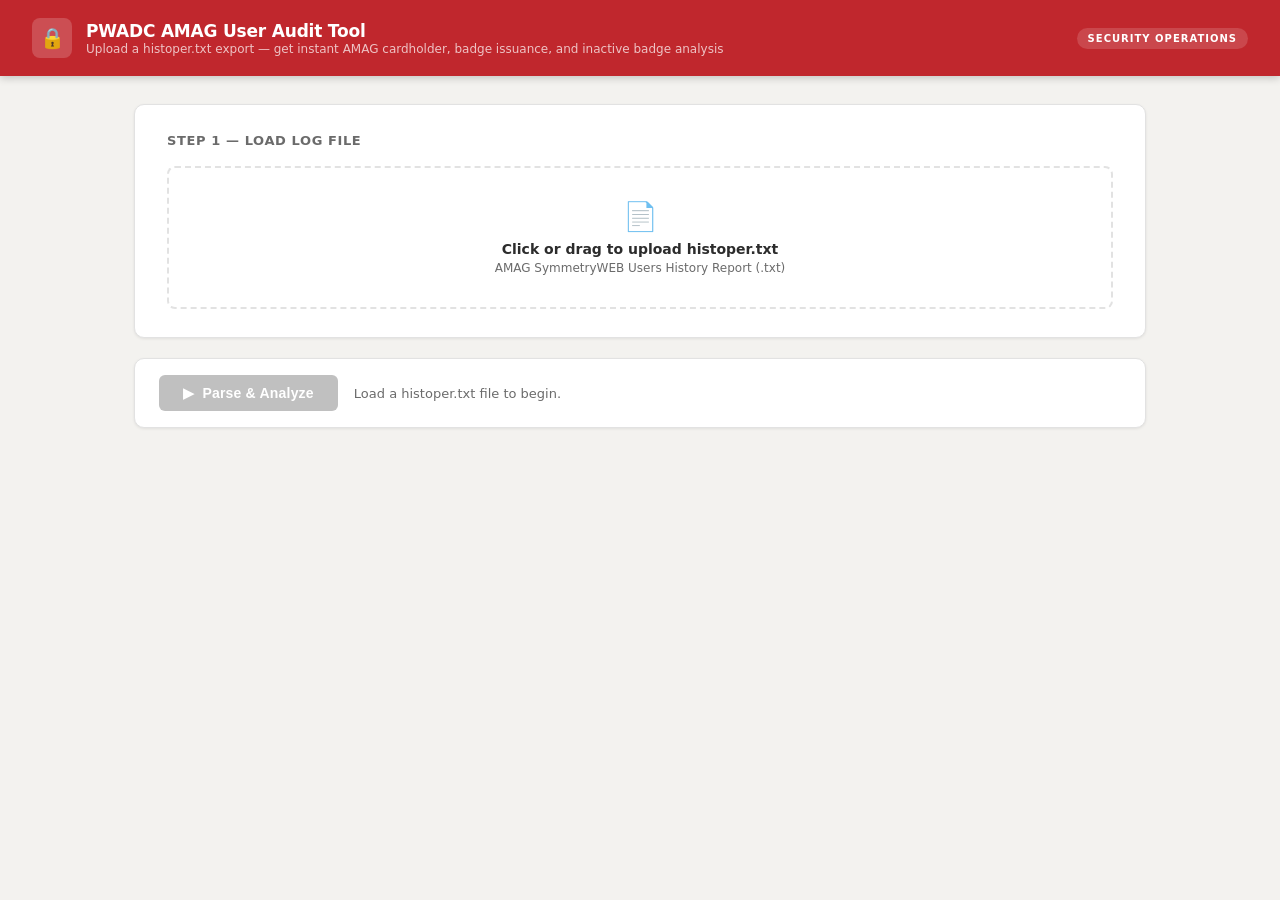
<file: app/programs/AMAG Audit/PWADC_AMAG_Audit_Tool.html>
<!DOCTYPE html>
<html lang="en">
<head>
<meta charset="UTF-8">
<meta name="viewport" content="width=device-width, initial-scale=1.0">
<title>PWADC AMAG User Audit Tool</title>
<style>
  *, *::before, *::after { box-sizing: border-box; margin: 0; padding: 0; }

  :root {
    --red:        #C0272D;
    --red-dark:   #8B1A1E;
    --red-light:  #FFF0F0;
    --red-border: #F5C0C2;
    --gold:       #C6B273;
    --gold-light: #FBF7EC;
    --gold-border:#E8D9A0;
    --charcoal:   #1A1A1A;
    --ink:        #2C2C2C;
    --muted:      #6B6B6B;
    --rule:       #E2E2E2;
    --bg:         #F3F2EF;
    --card:       #FFFFFF;
    --amber-bg:   #FFFBEE;
    --amber-border:#F0D080;
    --blue-bg:    #EFF6FF;
    --blue-border:#B9D4F5;
    --green-bg:   #EFFAF3;
    --green-border:#A8D9B8;
    --shadow-sm: 0 1px 3px rgba(0,0,0,0.08);
    --shadow-md: 0 4px 16px rgba(0,0,0,0.10);
    --radius: 10px;
  }

  body {
    font-family: 'Segoe UI', system-ui, -apple-system, sans-serif;
    background: var(--bg);
    color: var(--ink);
    min-height: 100vh;
    font-size: 14px;
  }

  /* ── HEADER ── */
  header {
    background: var(--red);
    padding: 18px 32px;
    display: flex;
    align-items: center;
    gap: 14px;
    box-shadow: 0 2px 8px rgba(0,0,0,0.2);
    position: sticky;
    top: 0;
    z-index: 100;
  }
  .hdr-icon {
    width: 40px; height: 40px;
    background: rgba(255,255,255,0.18);
    border-radius: 8px;
    display: grid; place-items: center;
    font-size: 20px; color: white; flex-shrink: 0;
  }
  .hdr-text h1 { font-size: 17px; font-weight: 700; color: white; letter-spacing: -0.2px; }
  .hdr-text p  { font-size: 12px; color: rgba(255,255,255,0.72); margin-top: 1px; }
  .hdr-pill {
    margin-left: auto;
    background: rgba(255,255,255,0.15);
    color: white; font-size: 10px; font-weight: 700;
    letter-spacing: 1px; text-transform: uppercase;
    padding: 5px 11px; border-radius: 20px;
  }

  /* ── MAIN LAYOUT ── */
  main { max-width: 1060px; margin: 0 auto; padding: 28px 24px 60px; }

  /* ── UPLOAD ZONE ── */
  .upload-card {
    background: var(--card);
    border-radius: var(--radius);
    box-shadow: var(--shadow-sm);
    border: 1px solid var(--rule);
    padding: 28px 32px;
    margin-bottom: 20px;
  }
  .upload-card h2 {
    font-size: 13px; font-weight: 700; letter-spacing: 0.6px;
    text-transform: uppercase; color: var(--muted); margin-bottom: 18px;
  }
  .drop-zone {
    border: 2px dashed var(--rule);
    border-radius: 8px;
    padding: 32px 24px;
    text-align: center;
    cursor: pointer;
    transition: border-color 0.2s, background 0.2s;
    position: relative;
  }
  .drop-zone:hover, .drop-zone.drag-over {
    border-color: var(--red);
    background: var(--red-light);
  }
  .drop-zone.loaded {
    border-color: #5BAD7A;
    background: var(--green-bg);
    border-style: solid;
  }
  .drop-zone input[type=file] {
    position: absolute; inset: 0; opacity: 0; cursor: pointer; width: 100%; height: 100%;
  }
  .dz-icon { font-size: 28px; display: block; margin-bottom: 8px; }
  .dz-label { font-size: 14px; font-weight: 600; color: var(--ink); display: block; }
  .dz-sub   { font-size: 12px; color: var(--muted); margin-top: 4px; display: block; }
  .dz-fname { font-size: 12px; color: #5BAD7A; font-weight: 600; margin-top: 6px; display: none; }
  .drop-zone.loaded .dz-fname { display: block; }
  .drop-zone.loaded .dz-sub   { display: none; }

  /* ── RUN BAR ── */
  .run-bar {
    display: flex; align-items: center; gap: 12px;
    background: var(--card);
    border-radius: var(--radius);
    box-shadow: var(--shadow-sm);
    border: 1px solid var(--rule);
    padding: 16px 24px;
    margin-bottom: 24px;
    flex-wrap: wrap;
  }
  .btn-run {
    background: var(--red); color: white;
    border: none; border-radius: 6px;
    padding: 10px 24px; font-size: 14px; font-weight: 700;
    cursor: pointer; transition: background 0.15s, transform 0.1s;
    letter-spacing: 0.2px;
  }
  .btn-run:hover:not(:disabled) { background: var(--red-dark); transform: translateY(-1px); }
  .btn-run:disabled { background: #C0C0C0; cursor: not-allowed; transform: none; }
  .btn-dl {
    background: var(--charcoal); color: white;
    border: none; border-radius: 6px;
    padding: 10px 20px; font-size: 13px; font-weight: 600;
    cursor: pointer; transition: background 0.15s;
    display: none;
  }
  .btn-dl:hover { background: #333; }
  .run-status { font-size: 13px; color: var(--muted); margin-left: 4px; }

  /* ── STATS GRID ── */
  .stats-grid {
    display: grid;
    grid-template-columns: repeat(4, 1fr);
    gap: 14px;
    margin-bottom: 24px;
  }
  .stat-card {
    background: var(--card);
    border-radius: var(--radius);
    border: 1px solid var(--rule);
    padding: 18px 20px;
    box-shadow: var(--shadow-sm);
  }
  .stat-card.red   { border-top: 3px solid var(--red);  }
  .stat-card.gold  { border-top: 3px solid var(--gold); }
  .stat-card.amber { border-top: 3px solid #E8A020; }
  .stat-card.blue  { border-top: 3px solid #4A90D9; }
  .stat-num  { font-size: 32px; font-weight: 700; color: var(--ink); line-height: 1; }
  .stat-label{ font-size: 12px; color: var(--muted); margin-top: 6px; font-weight: 500; }

  /* ── SECTION HEADER ── */
  .section-hdr {
    display: flex; align-items: center; justify-content: space-between;
    margin: 28px 0 12px;
    padding-bottom: 10px;
    border-bottom: 2px solid var(--rule);
  }
  .section-hdr h3 {
    font-size: 15px; font-weight: 700; color: var(--ink);
    display: flex; align-items: center; gap: 8px;
  }
  .section-hdr h3 .dot {
    width: 10px; height: 10px; border-radius: 50%; display: inline-block;
  }
  .dot-red   { background: var(--red); }
  .dot-charcoal { background: var(--charcoal); }
  .dot-amber { background: #E8A020; }
  .count-pill {
    font-size: 12px; font-weight: 700; padding: 3px 10px;
    border-radius: 20px; background: var(--rule); color: var(--muted);
  }

  /* ── TABLE ── */
  .tbl-wrap {
    background: var(--card);
    border-radius: var(--radius);
    border: 1px solid var(--rule);
    box-shadow: var(--shadow-sm);
    overflow: hidden;
    margin-bottom: 8px;
  }
  table { width: 100%; border-collapse: collapse; }
  thead th {
    background: var(--charcoal); color: white;
    font-size: 11px; font-weight: 700; letter-spacing: 0.5px;
    text-transform: uppercase; padding: 10px 14px;
    text-align: left;
  }
  tbody tr { border-bottom: 1px solid var(--rule); }
  tbody tr:last-child { border-bottom: none; }
  tbody tr:hover { background: #FAFAFA; }
  tbody td { padding: 10px 14px; font-size: 13px; color: var(--ink); vertical-align: middle; }

  .type-pill {
    display: inline-block; padding: 3px 9px; border-radius: 20px;
    font-size: 11px; font-weight: 700; white-space: nowrap;
  }
  .type-new    { background: var(--red-light);   color: var(--red-dark); border: 1px solid var(--red-border); }
  .type-reprint{ background: var(--gold-light);  color: #7A6420;         border: 1px solid var(--gold-border); }
  .type-reenroll{ background: var(--blue-bg);    color: #1A4A8A;         border: 1px solid var(--blue-border); }
  .type-rebuild { background: var(--amber-bg);   color: #7A5200;         border: 1px solid var(--amber-border); }

  .flag-row { background: var(--amber-bg) !important; }
  .flag-row td { color: #6B4A00 !important; }

  /* ── FLAGS SECTION ── */
  .flags-list { display: flex; flex-direction: column; gap: 8px; margin-bottom: 8px; }
  .flag-item {
    background: var(--amber-bg);
    border: 1px solid var(--amber-border);
    border-radius: 7px;
    padding: 10px 14px;
    font-size: 13px;
    color: #6B4A00;
    line-height: 1.5;
  }
  .flag-item.blue {
    background: var(--blue-bg); border-color: var(--blue-border); color: #1A3A6A;
  }
  .flag-item strong { font-weight: 700; }

  /* ── EMPTY STATE ── */
  .empty-state {
    text-align: center; padding: 40px 20px;
    color: var(--muted); font-size: 14px;
  }

  @media (max-width: 700px) {
    header { padding: 14px 16px; }
    main { padding: 16px 14px 50px; }
    .stats-grid { grid-template-columns: 1fr 1fr; }
    .upload-card { padding: 18px 16px; }
    table { font-size: 12px; }
    thead th, tbody td { padding: 8px 10px; }
  }
</style>
</head>
<body>

<header>
  <div class="hdr-icon">&#128274;</div>
  <div class="hdr-text">
    <h1>PWADC AMAG User Audit Tool</h1>
    <p>Upload a histoper.txt export &mdash; get instant AMAG cardholder, badge issuance, and inactive badge analysis</p>
  </div>
  <div class="hdr-pill">Security Operations</div>
</header>

<main>

  <!-- UPLOAD -->
  <div class="upload-card">
    <h2>Step 1 &mdash; Load Log File</h2>
    <div class="drop-zone" id="dz"
         ondragover="dzDrag(event,true)" ondragleave="dzDrag(event,false)" ondrop="dzDrop(event)">
      <input type="file" id="fi" accept=".txt" onchange="handleFile(this)">
      <span class="dz-icon">&#128196;</span>
      <span class="dz-label">Click or drag to upload histoper.txt</span>
      <span class="dz-sub">AMAG SymmetryWEB Users History Report (.txt)</span>
      <div class="dz-fname" id="dz-fname"></div>
    </div>
  </div>

  <!-- RUN BAR -->
  <div class="run-bar">
    <button class="btn-run" id="btn-run" onclick="runAudit()" disabled>&#9654;&nbsp; Parse &amp; Analyze</button>
    <button class="btn-dl"  id="btn-dl"  onclick="downloadExcel()">&#8595;&nbsp; Download Excel Report</button>
    <span class="run-status" id="run-status">Load a histoper.txt file to begin.</span>
  </div>

  <!-- RESULTS (hidden until run) -->
  <div id="results" style="display:none;">

    <!-- STATS -->
    <div class="stats-grid" id="stats-grid"></div>

    <!-- NEW BADGES TABLE -->
    <div class="section-hdr">
      <h3><span class="dot dot-red"></span>New Badges Issued</h3>
      <span class="count-pill" id="new-count">0</span>
    </div>
    <div id="new-badges-out"></div>

    <!-- INACTIVE TABLE -->
    <div class="section-hdr">
      <h3><span class="dot dot-charcoal"></span>Badges Made Inactive</h3>
      <span class="count-pill" id="inactive-count">0</span>
    </div>
    <div id="inactive-out"></div>

    <!-- FLAGS -->
    <div class="section-hdr" id="flags-hdr" style="display:none;">
      <h3><span class="dot dot-amber"></span>Flags &amp; Notes</h3>
      <span class="count-pill" id="flags-count">0</span>
    </div>
    <div id="flags-out"></div>

  </div>

</main>

<script>
// ─── STATE ───────────────────────────────────────────────────────────────────
var rawText = null;
var lastResult = null;

// ─── FILE HANDLING ────────────────────────────────────────────────────────────
function handleFile(input) {
  var file = input.files[0];
  if (!file) return;
  var reader = new FileReader();
  reader.onload = function(e) {
    rawText = e.target.result;
    var dz = document.getElementById('dz');
    dz.classList.add('loaded');
    document.getElementById('dz-fname').textContent = file.name;
    document.getElementById('btn-run').disabled = false;
    document.getElementById('run-status').textContent = file.name + ' loaded. Ready to analyze.';
  };
  reader.readAsText(file);
}

function dzDrag(e, over) {
  e.preventDefault();
  document.getElementById('dz').classList.toggle('drag-over', over);
}
function dzDrop(e) {
  e.preventDefault();
  dzDrag(e, false);
  var file = e.dataTransfer.files[0];
  if (file) {
    document.getElementById('fi').files; // can't set directly — use reader
    var reader = new FileReader();
    reader.onload = function(ev) {
      rawText = ev.target.result;
      var dz = document.getElementById('dz');
      dz.classList.add('loaded');
      document.getElementById('dz-fname').textContent = file.name;
      document.getElementById('btn-run').disabled = false;
      document.getElementById('run-status').textContent = file.name + ' loaded. Ready to analyze.';
    };
    reader.readAsText(file);
  }
}

// ─── PARSER ───────────────────────────────────────────────────────────────────
function parseLog(text) {
  var lines = text.split(/\r?\n/);
  var newBadges = [];
  var inactive  = [];
  var flags     = [];

  // ── Pass 1: collect events with context ──────────────────────────────────
  // We scan for three event types:
  //   A) "Added Card Holder" → new enrollment candidate
  //   B) "Printed Badge" + "Card Number To XXXXX" nearby → reprint/reassignment
  //   C) "Enabled : Card Inactive" (not also Disabled in same block) → inactive

  // Build a map: cardNumber → latest assigned number (for reassignments)
  // Strategy: collect all lines, then scan for patterns

  var addedHolders = {};   // name → {lineIdx, date}
  var inactiveCards = {};  // cardNum → {name, date, lineIdx}
  var printedBadges = {};  // name → [{lineIdx, date}]
  var cardNumberChanges = []; // [{from, to, lineIdx, date}]
  var deletedCards = {};   // cardNum → {name, date}

  // Parse each line
  for (var i = 0; i < lines.length; i++) {
    var line = lines[i];
    var parts = line.split('\t');
    if (parts.length < 3) continue;

    var date    = (parts[0] || '').trim();
    var who     = (parts[1] || '').trim();
    var what    = (parts[2] || '').trim();

    // Extract date portion only (mm/dd/yyyy)
    var dateOnly = date.split(' ')[0] || date;

    // A) Added Card Holder
    var m = what.match(/^Added Card Holder\s*:\s*(.+)$/);
    if (m) {
      var name = normalizeName(m[1].trim());
      addedHolders[name] = { lineIdx: i, date: dateOnly, who: who };
    }

    // B) Printed Badge
    m = what.match(/^Printed Badge:\s*(.+)$/);
    if (m) {
      var pname = normalizeName(m[1].trim());
      if (!printedBadges[pname]) printedBadges[pname] = [];
      printedBadges[pname].push({ lineIdx: i, date: dateOnly });
    }

    // C) Card Number To XXXXX
    m = what.match(/Card Number (\d+)\s*:.*Card Number To (\d+)/);
    if (m) {
      cardNumberChanges.push({ from: m[1], to: m[2], lineIdx: i, date: dateOnly });
    }
    // Also catch "Card Number 1 : Modified : Card Number To XXXXX" (temp card 1)
    m = what.match(/Card Number (1|\d)\s*:.*Card Number To (\d{4,})/);
    if (m) {
      // avoid duplicate if same line already caught above
      var alreadyAdded = cardNumberChanges.some(function(c){ return c.lineIdx === i; });
      if (!alreadyAdded) {
        cardNumberChanges.push({ from: m[1], to: m[2], lineIdx: i, date: dateOnly });
      }
    }

    // D) Card Inactive (Enabled only — not Disabled)
    m = what.match(/Card Number (\d+),?\s*\d*\s*:.*Enabled\s*:\s*Card Inactive/);
    if (m) {
      // Check next few lines — if there's a Disabled : Card Inactive, it was reversed
      var cardNum = m[1];
      // Look ahead 8 lines for disabled
      var reversed = false;
      for (var j = i + 1; j < Math.min(i + 10, lines.length); j++) {
        if (lines[j].indexOf('Card Number ' + cardNum) !== -1 &&
            lines[j].indexOf('Disabled') !== -1 &&
            lines[j].indexOf('Card Inactive') !== -1) {
          reversed = true;
          break;
        }
      }
      if (!reversed) {
        // Get name from nearby Modified Card Holder line — use tab-split what col only
        var iname = '';
        for (var j = i + 1; j < Math.min(i + 4, lines.length); j++) {
          var lpi = lines[j].split('\t'); var wi = (lpi[2]||'').trim();
          var nm2 = wi.match(/Modified Card Holder\s*:\s*(.+)/);
          if (nm2) { iname = normalizeName(nm2[1].trim()); break; }
        }
        if (!inactiveCards[cardNum]) {
          inactiveCards[cardNum] = { name: iname, date: dateOnly, lineIdx: i };
        }
      } else {
        // Reversed — flag it
        var iname2 = '';
        for (var j = i + 1; j < Math.min(i + 4, lines.length); j++) {
          var lpi2 = lines[j].split('\t'); var wi2 = (lpi2[2]||'').trim();
          var nm3 = wi2.match(/Modified Card Holder\s*:\s*(.+)/);
          if (nm3) { iname2 = normalizeName(nm3[1].trim()); break; }
        }
        flags.push({ type: 'info', text: iname2 + ' (card ' + cardNum + ') — set inactive then immediately reversed. Net status: ACTIVE. Not included in inactive list.' });
      }
    }

    // E) Deleted Card
    m = what.match(/Deleted Card\s*:.*Card Number:(\d+)/);
    if (m) {
      var dname = '';
      for (var j = i + 1; j < Math.min(i + 3, lines.length); j++) {
        var lpd = lines[j].split('\t'); var wd = (lpd[2]||'').trim();
        var nm4 = wd.match(/(?:Deleted|Modified) Card Holder\s*:\s*(.+)/);
        if (nm4) { dname = normalizeName(nm4[1].trim()); break; }
      }
      deletedCards[m[1]] = { name: dname, date: dateOnly };
    }
  }

  // ── Pass 2: Resolve new badge records ──────────────────────────────────────

  // For each Added Card Holder, find the final card number assigned
  Object.keys(addedHolders).forEach(function(name) {
    var ah = addedHolders[name];
    // Look for a card number assignment AFTER this line (within 15 lines)
    var finalCard = null;
    var searchDate = ah.date;
    for (var k = 0; k < cardNumberChanges.length; k++) {
      var cc = cardNumberChanges[k];
      if (cc.lineIdx > ah.lineIdx && cc.lineIdx < ah.lineIdx + 20 && cc.date === searchDate) {
        finalCard = cc.to;
        break;
      }
    }

    // Determine type: was the old card deleted? → re-enrollment
    var oldDeleted = Object.keys(deletedCards).some(function(dc) {
      return deletedCards[dc].name === name;
    });

    var btype = oldDeleted ? 'Re-Enrollment' : 'New Enrollment';
    var note  = oldDeleted ? 'Prior card record deleted; re-enrolled with new card' : '';

    // Check if badge was printed multiple times
    var prints = printedBadges[name] ? printedBadges[name].length : 0;
    if (prints > 1) note += (note ? '; ' : '') + 'Badge printed ' + prints + 'x during enrollment';

    newBadges.push({
      date:  ah.date,
      name:  name,
      badge: finalCard || '—',
      type:  btype,
      note:  note,
      who:   ah.who
    });

    // Flag re-enrollments
    if (oldDeleted) {
      flags.push({ type: 'info', text: name + ' — prior record deleted and re-enrolled. Verify HR status.' });
    }
  });

  // For reprints: card number changes NOT associated with an Added Card Holder
  cardNumberChanges.forEach(function(cc) {
    // Skip temp card reassignments that were already caught (from:1,2,3,4,8 with a new enrollment nearby)
    var isTempCard = ['1','2','3','4','5','6','7','8'].indexOf(cc.from) !== -1;
    if (isTempCard) return; // already handled via Added Card Holder

    // Find the name associated with this card change
    // Use only the What column (tab index 2) to avoid company/client bleed-in
    var rname = '';
    for (var j = cc.lineIdx - 1; j >= Math.max(0, cc.lineIdx - 4); j--) {
      var lp5 = lines[j].split('\t'); var w5 = (lp5[2]||'').trim();
      var nm5 = w5.match(/(?:Modified Card Holder|Printed Badge)\s*:\s*(.+)/);
      if (nm5) { rname = normalizeName(nm5[1].trim()); break; }
    }
    if (!rname) {
      for (var j = cc.lineIdx + 1; j < Math.min(lines.length, cc.lineIdx + 4); j++) {
        var lp6 = lines[j].split('\t'); var w6 = (lp6[2]||'').trim();
        var nm6 = w6.match(/(?:Modified Card Holder|Printed Badge)\s*:\s*(.+)/);
        if (nm6) { rname = normalizeName(nm6[1].trim()); break; }
      }
    }
    if (!rname) return;

    // Was this a card number reversal? (to = an old number we've seen before)
    // Heuristic: if to < from and both are 5-digit cards, it might be a reversal
    var isReversal = parseInt(cc.to, 10) < parseInt(cc.from, 10) &&
                     cc.from.length >= 5 && cc.to.length >= 5;

    var btype = isReversal ? 'Card # Reversal' : 'Reprint / Reassignment';
    var note  = 'Card ' + cc.from + ' reassigned to ' + cc.to;
    if (isReversal) note += ' (reversal — restores original number)';

    // Don't add if already in newBadges (same person, same date)
    var exists = newBadges.some(function(nb) {
      return nb.name === rname && nb.date === cc.date && nb.badge === cc.to;
    });
    if (!exists) {
      newBadges.push({
        date:  cc.date,
        name:  rname,
        badge: cc.to,
        type:  btype,
        note:  note,
        who:   ''
      });
      if (isReversal) {
        flags.push({ type: 'info', text: rname + ' — card ' + cc.from + ' swapped back to ' + cc.to + '. Confirm correct number in SymmetryWEB.' });
      }
    }
  });

  // ── Pass 3: Sort and finalize ──────────────────────────────────────────────
  newBadges.sort(function(a, b) {
    return a.date.localeCompare(b.date) || a.name.localeCompare(b.name);
  });

  // Build inactive list
  Object.keys(inactiveCards).forEach(function(cardNum) {
    var ic = inactiveCards[cardNum];
    inactive.push({ date: ic.date, name: ic.name, badge: cardNum });

    // Short-tenure flag: if same person was newly badged recently
    var recentNew = newBadges.find(function(nb) {
      return nb.name === ic.name;
    });
    if (recentNew) {
      flags.push({ type: 'warn', text: ic.name + ' (card ' + cardNum + ') — badge issued ' + recentNew.date + ', deactivated ' + ic.date + '. Very short tenure. Verify separation documentation.' });
    }
  });

  inactive.sort(function(a, b) {
    return a.date.localeCompare(b.date) || a.name.localeCompare(b.name);
  });

  // Detect date range
  var allDates = newBadges.map(function(x){return x.date;})
    .concat(inactive.map(function(x){return x.date;}))
    .filter(Boolean).sort();
  var dateRange = allDates.length > 0
    ? (allDates[0] === allDates[allDates.length-1]
        ? allDates[0]
        : allDates[0] + ' – ' + allDates[allDates.length-1])
    : 'Unknown';

  return { newBadges: newBadges, inactive: inactive, flags: flags, dateRange: dateRange };
}

// ─── NAME NORMALIZER ──────────────────────────────────────────────────────────
// Converts "Smith John" or "Smith  John" → "John Smith"
// Strips any trailing company/client info that bleeds in from tab-delimited fields
function normalizeName(raw) {
  // The What field value may still contain trailing tab-separated company/client
  // columns if the line wasn't fully split. Strip anything after a tab.
  var s = raw.split('\t')[0];
  // Also strip known noise tokens that appear in AMAG exports
  s = s.replace(/\bMy Company\b/gi, '')
       .replace(/\bRECEPTIONDESK\b/gi, '')
       .replace(/\bJMONROEDESK\b/gi, '')
       .replace(/\bPWADC\b/gi, '')
       .replace(/\bRECEPTION\s*DESK\b/gi, '')
       .trim().replace(/\s+/g, ' ');
  if (!s) return raw.trim();
  var parts = s.split(' ');
  if (parts.length < 2) return s;
  // AMAG stores Last First (or Last First Middle)
  var last  = parts[0];
  var first = parts.slice(1).join(' ');
  return (first + ' ' + last).trim();
}

// ─── RUN ──────────────────────────────────────────────────────────────────────
function runAudit() {
  if (!rawText) return;
  var result = parseLog(rawText);
  lastResult = result;

  // Stats
  var newCount    = result.newBadges.length;
  var inactCount  = result.inactive.length;
  var newEnroll   = result.newBadges.filter(function(b){ return b.type === 'New Enrollment'; }).length;
  var reprints    = result.newBadges.filter(function(b){ return b.type === 'Reprint / Reassignment'; }).length;

  document.getElementById('stats-grid').innerHTML =
    statCard('red',  newEnroll, 'New Enrollments') +
    statCard('gold', reprints,  'Reprints / Reassignments') +
    statCard('blue', result.newBadges.filter(function(b){ return b.type !== 'New Enrollment' && b.type !== 'Reprint / Reassignment'; }).length, 'Other Badge Events') +
    statCard('amber',inactCount,'Badges Deactivated');

  // New badges table
  document.getElementById('new-count').textContent = newCount;
  if (newCount === 0) {
    document.getElementById('new-badges-out').innerHTML = '<div class="empty-state">No new badge events found in this log.</div>';
  } else {
    var rows = result.newBadges.map(function(b) {
      return '<tr>' +
        '<td>' + esc(b.date) + '</td>' +
        '<td><strong>' + esc(b.name) + '</strong></td>' +
        '<td><code>' + esc(b.badge) + '</code></td>' +
        '<td>' + typePill(b.type) + '</td>' +
        '<td style="color:var(--muted)">' + esc(b.note) + '</td>' +
        '</tr>';
    }).join('');
    document.getElementById('new-badges-out').innerHTML =
      '<div class="tbl-wrap"><table>' +
      '<thead><tr><th>Date</th><th>Name</th><th>Badge #</th><th>Type</th><th>Notes</th></tr></thead>' +
      '<tbody>' + rows + '</tbody></table></div>';
  }

  // Inactive table
  document.getElementById('inactive-count').textContent = inactCount;
  if (inactCount === 0) {
    document.getElementById('inactive-out').innerHTML = '<div class="empty-state">No inactive badge events found in this log.</div>';
  } else {
    var irows = result.inactive.map(function(b) {
      return '<tr>' +
        '<td>' + esc(b.date) + '</td>' +
        '<td><strong>' + esc(b.name) + '</strong></td>' +
        '<td><code>' + esc(b.badge) + '</code></td>' +
        '</tr>';
    }).join('');
    document.getElementById('inactive-out').innerHTML =
      '<div class="tbl-wrap"><table>' +
      '<thead><tr><th>Date</th><th>Name</th><th>Badge #</th></tr></thead>' +
      '<tbody>' + irows + '</tbody></table></div>';
  }

  // Flags
  var flagsHdr = document.getElementById('flags-hdr');
  var flagsOut = document.getElementById('flags-out');
  if (result.flags.length === 0) {
    flagsHdr.style.display = 'none';
    flagsOut.innerHTML = '';
  } else {
    flagsHdr.style.display = 'flex';
    document.getElementById('flags-count').textContent = result.flags.length;
    var fitems = result.flags.map(function(f) {
      var cls = f.type === 'warn' ? '' : ' blue';
      var icon = f.type === 'warn' ? '\u26A0\uFE0F  ' : '\u2139\uFE0F  ';
      return '<div class="flag-item' + cls + '">' + icon + esc(f.text) + '</div>';
    }).join('');
    flagsOut.innerHTML = '<div class="flags-list">' + fitems + '</div>';
  }

  document.getElementById('results').style.display = 'block';
  document.getElementById('btn-dl').style.display = 'inline-block';
  document.getElementById('run-status').textContent =
    'Analysis complete — ' + result.dateRange + '   |   ' + newCount + ' badge events, ' + inactCount + ' deactivations';
}

// ─── HELPERS ─────────────────────────────────────────────────────────────────
function esc(s) {
  if (!s) return '';
  return String(s).replace(/&/g,'&amp;').replace(/</g,'&lt;').replace(/>/g,'&gt;').replace(/"/g,'&quot;');
}
function statCard(color, num, label) {
  return '<div class="stat-card ' + color + '"><div class="stat-num">' + num + '</div><div class="stat-label">' + label + '</div></div>';
}
function typePill(type) {
  var cls = {
    'New Enrollment':         'type-new',
    'Reprint / Reassignment': 'type-reprint',
    'Re-Enrollment':          'type-reenroll',
    'Admin Rebuild':          'type-rebuild',
    'Card # Reversal':        'type-rebuild',
  }[type] || 'type-new';
  return '<span class="type-pill ' + cls + '">' + esc(type) + '</span>';
}

// ─── EXCEL DOWNLOAD ───────────────────────────────────────────────────────────
function downloadExcel() {
  if (!lastResult) return;

  var dateStr = String(lastResult.dateRange || 'Unknown')
    .replace(/\s+/g,'')
    .replace(/\//g,'-')
    .replace(/\u2013/g,'_')
    .replace(/[^A-Za-z0-9_\-]/g,'_');

  var html = '';
  html += '<html xmlns:o="urn:schemas-microsoft-com:office:office" xmlns:x="urn:schemas-microsoft-com:office:excel" xmlns="http://www.w3.org/TR/REC-html40">';
  html += '<head><meta charset="UTF-8">';
  html += '<!--[if gte mso 9]><xml><x:ExcelWorkbook><x:ExcelWorksheets>';
  html += '<x:ExcelWorksheet><x:Name>AMAG Badge Events</x:Name><x:WorksheetOptions><x:DisplayGridlines/></x:WorksheetOptions></x:ExcelWorksheet>';
  html += '</x:ExcelWorksheets></x:ExcelWorkbook></xml><![endif]-->';
  html += '<style>';
  html += 'body{font-family:Segoe UI,Arial,sans-serif;} h1{color:#C0272D;} h2{color:#1A1A1A;margin-top:24px;} table{border-collapse:collapse;margin-bottom:20px;} th{background:#1A1A1A;color:#fff;font-weight:700;} th,td{border:1px solid #999;padding:6px 8px;font-size:12px;} .warn{background:#FFFBEE;color:#6B4A00;}';
  html += '</style></head><body>';
  html += '<h1>PWADC AMAG User Audit Report</h1>';
  html += '<p><strong>Date Range:</strong> ' + esc(lastResult.dateRange || 'Unknown') + '</p>';

  html += '<h2>New Badges / Card Events</h2>';
  html += '<table><thead><tr><th>Date</th><th>Name</th><th>Badge #</th><th>Type</th><th>Notes</th></tr></thead><tbody>';
  if (lastResult.newBadges.length === 0) {
    html += '<tr><td colspan="5">No new badge events found.</td></tr>';
  } else {
    lastResult.newBadges.forEach(function(b) {
      html += '<tr><td>' + esc(b.date) + '</td><td>' + esc(b.name) + '</td><td>' + esc(b.badge) + '</td><td>' + esc(b.type) + '</td><td>' + esc(b.note) + '</td></tr>';
    });
  }
  html += '</tbody></table>';

  html += '<h2>Badges Made Inactive</h2>';
  html += '<table><thead><tr><th>Date</th><th>Name</th><th>Badge #</th></tr></thead><tbody>';
  if (lastResult.inactive.length === 0) {
    html += '<tr><td colspan="3">No inactive badge events found.</td></tr>';
  } else {
    lastResult.inactive.forEach(function(b) {
      html += '<tr><td>' + esc(b.date) + '</td><td>' + esc(b.name) + '</td><td>' + esc(b.badge) + '</td></tr>';
    });
  }
  html += '</tbody></table>';

  html += '<h2>Flags & Notes</h2>';
  html += '<table><thead><tr><th>Type</th><th>Note</th></tr></thead><tbody>';
  if (lastResult.flags.length === 0) {
    html += '<tr><td colspan="2">No flags or notes.</td></tr>';
  } else {
    lastResult.flags.forEach(function(f) {
      html += '<tr class="warn"><td>' + esc(f.type === 'warn' ? 'Warning' : 'Info') + '</td><td>' + esc(f.text) + '</td></tr>';
    });
  }
  html += '</tbody></table>';
  html += '</body></html>';

  var blob = new Blob(['\ufeff' + html], { type: 'application/vnd.ms-excel;charset=utf-8;' });
  var url = URL.createObjectURL(blob);
  var a = document.createElement('a');
  a.href = url;
  a.download = 'PWADC_AMAG_Audit_' + dateStr + '.xls';
  document.body.appendChild(a);
  a.click();
  document.body.removeChild(a);
  setTimeout(function(){ URL.revokeObjectURL(url); }, 1000);
}

</script>
</body>
</html>
</file>
<file: app/assets/styles.css>
:root{--red:#C0272D;--red2:#e03840;--gold:#C6B273;--gold2:#ddce91;--bg:#1e2330;--surface:#28303f;--surface2:#313b4d;--surface3:#3d4a5e;--border:#404d62;--text:#eef0f4;--muted:#8a96a8;--dim:#c4cad5;--green:#4caf6e;--blue:#4a90d9;--orange:#e08a2f;--purple:#a06ede;--danger:#ff7676;--shadow:0 12px 30px rgba(0,0,0,.28);--radius:10px}
:root[data-theme="light"]{--bg:#f3f2ef;--surface:#fff;--surface2:#f2f4f7;--surface3:#e3e7ed;--border:#d7dce5;--text:#1d2430;--muted:#697386;--dim:#303848;--shadow:0 8px 22px rgba(20,30,45,.11)}
.capability-hidden{display:none!important}.role-preview-banner{position:sticky;top:58px;z-index:90;display:flex;gap:14px;align-items:center;background:#5a4215;color:#fff3c4;border:1px solid var(--gold);border-radius:8px;padding:10px 14px;margin-bottom:14px;box-shadow:var(--shadow)}.role-preview-banner span{flex:1;font-size:12px}.role-preview-banner button{color:#fff3c4;border-color:#fff3c4}.permission-matrix th,.permission-matrix td{text-align:left}.permission-matrix td:not(:first-child),.permission-matrix th:not(:first-child){text-align:center}.permission-matrix input[type="checkbox"]{width:auto;transform:scale(1.15)}.permission-group-row td{background:var(--surface3);color:var(--gold);font-weight:900;text-transform:uppercase;letter-spacing:.8px}
@media(prefers-color-scheme:light){:root[data-theme="auto"]{--bg:#f3f2ef;--surface:#fff;--surface2:#f2f4f7;--surface3:#e3e7ed;--border:#d7dce5;--text:#1d2430;--muted:#697386;--dim:#303848;--shadow:0 8px 22px rgba(20,30,45,.11)}}
*{box-sizing:border-box;margin:0;padding:0}body{font-family:Segoe UI,system-ui,sans-serif;background:var(--bg);color:var(--text);min-height:100vh;font-size:14px}button,input,select,textarea{font:inherit;color:inherit}button{border:1px solid var(--border);background:transparent;color:var(--muted);border-radius:6px;padding:8px 13px;font-size:12px;font-weight:800;letter-spacing:.7px;text-transform:uppercase;cursor:pointer;transition:.15s}button:hover{background:var(--surface2);color:var(--text);border-color:var(--muted)}button.primary{background:var(--red);border-color:var(--red);color:#fff}button.primary:hover{background:var(--red2)}button.gold{background:var(--gold);border-color:var(--gold);color:#1e2330}button.danger{border-color:var(--danger);color:var(--danger)}button.sm{padding:5px 9px;font-size:11px}input,select,textarea{width:100%;border:1px solid var(--border);background:var(--surface2);border-radius:6px;padding:8px 10px;outline:none}input:focus,select:focus,textarea:focus{border-color:var(--gold);box-shadow:0 0 0 2px rgba(198,178,115,.18)}label{display:block;font-size:11px;font-weight:800;color:var(--muted);letter-spacing:.8px;text-transform:uppercase;margin-bottom:5px}.hidden{display:none!important}
.startup-error{background:var(--surface);border:1px solid var(--danger);border-left:4px solid var(--danger);border-radius:var(--radius);padding:18px;margin:20px 0;color:var(--text)}.startup-error h2{color:var(--danger);margin-bottom:8px}.startup-error pre{white-space:pre-wrap;background:var(--surface2);border:1px solid var(--border);padding:12px;border-radius:8px;max-height:240px;overflow:auto;color:var(--dim)}
.lock-screen{position:fixed;inset:0;z-index:9999;background:var(--bg);display:grid;place-items:center}.lock-card{width:min(390px,92vw);background:var(--surface);border:1px solid var(--border);border-top:4px solid var(--red);border-radius:var(--radius);box-shadow:var(--shadow);padding:30px;text-align:center}.suite-title{font-size:22px;font-weight:900;color:var(--gold);letter-spacing:1.2px;text-transform:uppercase}.suite-sub{font-size:11px;color:var(--muted);letter-spacing:2px;text-transform:uppercase;margin-top:4px}.pin-row{display:flex;gap:10px;justify-content:center;margin:22px 0}.pin-dot{width:14px;height:14px;border-radius:50%;border:2px solid var(--border)}.pin-dot.on{background:var(--gold);border-color:var(--gold)}.pin-pad{display:grid;grid-template-columns:repeat(3,1fr);gap:10px}.pin-pad button{font-size:18px;padding:14px;color:var(--text)}.pin-error{min-height:18px;color:var(--danger);font-size:13px;margin-top:12px}
.topbar{height:58px;background:var(--surface);border-bottom:3px solid var(--red);display:flex;align-items:center;gap:16px;padding:0 18px;position:sticky;top:0;z-index:100}.brand{min-width:255px}.brand strong{display:block;color:var(--gold);font-weight:900;letter-spacing:1.2px;text-transform:uppercase}.brand span{display:block;color:var(--muted);font-size:10px;letter-spacing:2px;text-transform:uppercase}.nav{display:flex;gap:6px;flex:1;overflow:visible;align-items:center}.nav-group{position:relative;display:inline-flex;padding-bottom:8px;margin-bottom:-8px}.nav-group::after{content:"";position:absolute;left:0;right:0;top:100%;height:10px}.nav-group-btn{border-color:transparent;white-space:nowrap}.nav-group-btn.active,.nav-group:hover .nav-group-btn{background:var(--surface2);color:var(--gold);border-color:var(--border)}.nav-menu{display:none;position:absolute;top:calc(100% - 1px);left:0;min-width:210px;background:var(--surface);border:1px solid var(--border);border-radius:10px;box-shadow:0 18px 35px rgba(0,0,0,.35);padding:6px;z-index:250}.nav-group:hover .nav-menu,.nav-group:focus-within .nav-menu{display:grid;gap:3px}.nav-menu button{width:100%;text-align:left;border-color:transparent;background:transparent;justify-content:flex-start}.nav-menu button.active{background:var(--surface2);color:var(--gold);border-color:var(--border)}.nav-single{border-color:transparent}.nav-single.active{background:var(--surface2);color:var(--gold);border-color:var(--border)}.status{text-align:right;font-size:11px;color:var(--muted);border-left:1px solid var(--border);padding-left:14px;white-space:nowrap}.wrap{max-width:1600px;margin:0 auto;padding:22px}.page{display:none}.page.active{display:block}.page-head{display:flex;align-items:flex-start;justify-content:space-between;gap:14px;margin-bottom:18px}.page-title{font-size:28px;color:var(--gold);font-weight:900;letter-spacing:1px;text-transform:uppercase}.page-sub{font-size:12px;color:var(--muted);margin-top:3px}.card{background:var(--surface);border:1px solid var(--border);border-radius:var(--radius);box-shadow:var(--shadow);padding:16px;margin-bottom:14px;position:relative;overflow:hidden}.card:before{content:'';position:absolute;top:0;left:0;right:0;height:3px;background:var(--red)}.card-title{font-size:14px;text-transform:uppercase;letter-spacing:1px;color:var(--gold);font-weight:900;border-bottom:1px solid var(--border);padding-bottom:10px;margin-bottom:14px}.grid{display:grid;gap:14px}.grid.cols-2{grid-template-columns:repeat(auto-fit,minmax(340px,1fr))}.grid.cols-3{grid-template-columns:repeat(auto-fit,minmax(220px,1fr))}.grid.cols-4{grid-template-columns:repeat(4,minmax(150px,1fr))}.grid.cols-5{grid-template-columns:repeat(auto-fit,minmax(170px,1fr))}.kpi{background:var(--surface);border:1px solid var(--border);border-radius:var(--radius);padding:14px 16px;position:relative;overflow:hidden;min-height:92px}.kpi:before{content:'';position:absolute;top:0;left:0;right:0;height:3px;background:var(--gold)}.kpi .num{font-size:32px;font-weight:900}.kpi .lbl{font-size:11px;color:var(--muted);text-transform:uppercase;letter-spacing:1px;margin-top:4px}.module-card{cursor:pointer;transition:.15s}.module-card:hover{transform:translateY(-2px);border-color:var(--gold)}.module-card h3{color:var(--gold);font-size:18px;margin-bottom:8px}.module-card p{color:var(--dim);font-size:13px;line-height:1.45}.toolbar{display:flex;gap:10px;align-items:end;flex-wrap:wrap;margin-bottom:12px}.toolbar>div{min-width:160px}.subnav{display:flex;gap:6px;flex-wrap:wrap;margin-bottom:14px}.subnav button.active{background:var(--gold);color:#1e2330;border-color:var(--gold)}.quick-codes{display:flex;gap:8px;flex-wrap:wrap}.code-btn{min-width:52px;padding:10px 12px;border-width:2px}.code-btn.active{box-shadow:0 0 0 2px rgba(198,178,115,.25);transform:translateY(-1px)}.people-list{display:grid;gap:8px}.person-row{display:grid;grid-template-columns:minmax(240px,1fr) minmax(530px,2fr) 90px 120px;gap:12px;align-items:center;border:1px solid var(--border);background:var(--surface2);border-radius:8px;padding:10px}.person-row:hover,.person-row.selected{border-color:var(--gold);box-shadow:0 0 0 2px rgba(198,178,115,.12)}.person-name strong{display:block}.person-name span{display:block;color:var(--muted);font-size:12px}.row-code-pad{display:flex;gap:5px;flex-wrap:wrap;align-items:center}.row-code-btn{min-width:38px;padding:6px 8px;font-size:11px;border-radius:5px}.row-code-btn.active{box-shadow:0 0 0 2px rgba(198,178,115,.22);transform:translateY(-1px)}.row-status{display:flex;gap:6px;align-items:center;justify-content:center;flex-wrap:wrap}.keyboard-help{font-size:12px;color:var(--muted);line-height:1.45}.keyboard-help strong{color:var(--gold)}
.roster-filters{display:flex;gap:10px;align-items:end;flex-wrap:wrap;margin-bottom:12px}.roster-filters>div{min-width:160px}.roster-card-row{display:grid;grid-template-columns:minmax(230px,1.5fr) 90px 120px 110px 120px 140px 150px;gap:10px;align-items:center;border:1px solid var(--border);background:var(--surface2);border-radius:8px;padding:10px;margin-bottom:8px}.roster-card-row strong{display:block}.roster-card-row small{display:block;color:var(--muted);font-size:12px}.rank-pill{display:inline-flex;align-items:center;justify-content:center;border-radius:999px;padding:4px 9px;font-size:11px;font-weight:900;border:1px solid var(--border);background:var(--surface3);color:var(--gold);text-transform:uppercase}.uniform-needs{display:flex;gap:6px;flex-wrap:wrap}.uniform-chip{border:1px solid var(--border);border-radius:999px;padding:3px 7px;font-size:11px;font-weight:800}.uniform-chip.needed{color:#ffb3b3;background:#3a2020}.uniform-chip.ordered{color:#ffd09a;background:#3a3020}.uniform-chip.issued{color:#8ae0a0;background:#213a2a}.schedule-section{margin-bottom:18px}.schedule-section-title{color:var(--red2);font-weight:900;text-transform:uppercase;letter-spacing:1px;margin:16px 0 8px}.mini-note{color:var(--muted);font-size:12px;line-height:1.4}
.schedule-command{display:flex;justify-content:space-between;align-items:center;gap:12px;flex-wrap:wrap;margin-bottom:12px}.schedule-actions{display:flex;gap:8px;flex-wrap:wrap}.schedule-grid{display:grid;grid-template-columns:130px repeat(7,minmax(118px,1fr));gap:1px;background:var(--border);border:1px solid var(--border);border-radius:8px;overflow:hidden}.sch-head,.sch-post,.sch-cell{background:var(--surface);padding:8px;min-height:42px}.sch-head{background:var(--surface2);color:var(--gold);font-weight:900;text-transform:uppercase;text-align:center;font-size:12px;letter-spacing:1px}.sch-post{background:var(--surface2);display:flex;align-items:center;justify-content:space-between;gap:8px;color:var(--text);font-weight:900;text-transform:uppercase;font-size:12px}.sch-post small{display:block;color:var(--muted);font-size:10px;font-weight:700;text-transform:none;letter-spacing:.3px}.sch-row-tools{display:flex;gap:4px;opacity:.5}.sch-post:hover .sch-row-tools{opacity:1}.sch-cell{position:relative;text-align:center;cursor:pointer}.sch-cell:hover{background:var(--surface3)}.sch-name{font-size:12px;color:var(--text);line-height:1.25}.sch-name.none{color:var(--muted);font-style:italic}.sch-name.open{color:var(--orange);font-weight:900;font-style:italic}.sch-name.pending{color:var(--gold);font-weight:900}.sch-edit-badge{position:absolute;top:3px;right:4px;font-size:9px;color:var(--muted);opacity:0}.sch-cell:hover .sch-edit-badge{opacity:1}.schedule-section-title{display:flex;align-items:center;justify-content:space-between;background:var(--surface);border:1px solid var(--border);border-left:4px solid var(--red);padding:9px 12px;border-radius:7px;color:var(--red2);font-weight:900;text-transform:uppercase;letter-spacing:1px;margin:18px 0 8px}.schedule-section-title span:last-child{font-size:11px;color:var(--muted);letter-spacing:.4px}.schedule-print-shell{background:#fff;color:#111;padding:20px}.schedule-print-shell h1{font-family:Arial,sans-serif}.schedule-print-shell table{width:100%;border-collapse:collapse;font-size:11px}.schedule-print-shell th,.schedule-print-shell td{border:1px solid #888;padding:5px;color:#111}.schedule-print-shell th{background:#eee}.schedule-share-frame{width:100%;height:360px;background:var(--surface2);border:1px solid var(--border);border-radius:6px;color:var(--text);padding:10px;font-family:ui-monospace,Consolas,monospace;font-size:12px}

/* Roster core */
.rank-badge{display:inline-flex;align-items:center;justify-content:center;border-radius:3px;padding:3px 8px;font-size:11px;font-weight:900;border:1px solid var(--border);text-transform:uppercase;background:var(--surface3);color:var(--gold)}
.rank-badge.pso{background:#3a2a2a;color:#e08a8a;border-color:#5a3a3a}.rank-badge.so{background:#2a3040;color:#8aaae0;border-color:#3a4a6a}.rank-badge.sso{background:#2a3a2a;color:#8ae0a0;border-color:#3a5a3a}.rank-badge.lso{background:#3a3020;color:#e0c87a;border-color:#5a4a20}.rank-badge.supv{background:#3a2020;color:#ff8a8a;border-color:#6a2828}.rank-badge.onin{background:#2a2a3a;color:#a0a0e0;border-color:#4a4a6a}.rank-badge.aps{background:#2a3a3a;color:#7acfcf;border-color:#3a5a5a}.rank-badge.receptionist{background:#2a2a2a;color:var(--muted);border-color:var(--border)}
.roster-table th,.roster-table td{text-align:left;white-space:nowrap}.roster-table td.notes-cell{white-space:normal;min-width:160px;max-width:260px}.td-actions{display:flex;gap:5px;flex-wrap:wrap}.top-actions{display:flex;gap:8px;flex-wrap:wrap;justify-content:flex-end}.print-overlay{position:fixed;inset:0;background:var(--surface);z-index:2000;overflow:auto;padding:24px;color:var(--text)}.print-table{width:100%;border-collapse:collapse;font-size:12px}.print-table th,.print-table td{border:1px solid var(--border);padding:6px;text-align:left}.print-toolbar{display:flex;justify-content:space-between;align-items:center;margin-bottom:14px}

/* Roster flow polish v2.4.11 */
.roster-page-head{align-items:center;border-bottom:1px solid var(--border);padding-bottom:12px;margin-bottom:14px}
.roster-page-head .page-title{font-size:24px}
.roster-page-head .page-sub{max-width:720px}
.roster-utility-actions{display:flex;gap:8px;align-items:center;flex-wrap:wrap;justify-content:flex-end}
.roster-summary{margin-bottom:12px}
.roster-summary .kpi{box-shadow:none}
.roster-summary .kpi .num{font-size:28px}
.roster-summary .kpi .lbl{font-size:10px}
.roster-workbar{display:grid;grid-template-columns:minmax(240px,1.2fr) repeat(3,minmax(140px,.55fr)) auto;gap:10px;align-items:end}
.roster-workbar .top-actions{justify-content:flex-start;white-space:nowrap}
.roster-workbar input,.roster-workbar select{min-height:38px}
.roster-workbar-card{padding:14px}
.roster-workbar-card .card-title{margin-bottom:10px;padding-bottom:8px}
.roster-table tbody td{padding:9px 10px}
.roster-table th{position:sticky;top:0;z-index:5;background:var(--surface2)}
.roster-table .td-actions button{margin-bottom:3px}
@media(max-width:1200px){.roster-workbar{grid-template-columns:1fr 1fr}.roster-utility-actions{justify-content:flex-start}.grid.cols-4,.grid.cols-5{grid-template-columns:repeat(2,minmax(150px,1fr))}.task-toolbar{grid-template-columns:1fr 1fr}}
@media(max-width:700px){.grid.cols-4,.grid.cols-5{grid-template-columns:1fr}.roster-workbar,.task-toolbar{grid-template-columns:1fr}}

@media print{.app-shell,.pin-screen,.settings-panel,.modal-backdrop,#toast,.no-print{display:none!important}.print-overlay{position:static;display:block!important;padding:0;background:#fff;color:#111}.print-table th,.print-table td{border:1px solid #888;color:#111}.print-toolbar{display:none!important}}
.modal-backdrop{position:fixed;inset:0;background:rgba(0,0,0,.62);z-index:1200;display:grid;place-items:center}.modal-card{width:min(740px,96vw);max-height:90vh;overflow:auto;background:var(--surface);border:1px solid var(--border);border-top:4px solid var(--red);border-radius:10px;box-shadow:var(--shadow);padding:18px}.modal-head{display:flex;align-items:center;justify-content:space-between;margin-bottom:12px}.modal-title{font-size:20px;color:var(--gold);font-weight:900;text-transform:uppercase;letter-spacing:1px}.day-grid{display:grid;grid-template-columns:repeat(7,1fr);gap:8px}.day-check{display:flex;align-items:center;gap:6px;background:var(--surface2);border:1px solid var(--border);padding:8px;border-radius:6px}.day-check input{width:auto}.wide-table td,.wide-table th{text-align:left}.print-note{font-size:12px;color:var(--muted);margin-top:8px}
.badge{display:inline-flex;align-items:center;justify-content:center;min-width:34px;border:1px solid var(--border);border-radius:5px;padding:3px 8px;font-weight:900;color:var(--gold);background:var(--surface)}.badge.P{color:#8ae0a0}.badge.T,.badge.LE{color:#e0a35e}.badge.U,.badge.UE{color:#ff8a8a}.badge.E,.badge.FL{color:#c2a0e0}.badge.O,.badge.NE{color:var(--muted)}.badge.V{color:#8ed8e0}.badge.AL,.badge.AE{color:#8abce0}.table-wrap{overflow:auto;border:1px solid var(--border);border-radius:8px;max-height:72vh}table{width:100%;border-collapse:collapse;font-size:13px}th,td{padding:9px;border-bottom:1px solid var(--border);border-right:1px solid var(--border);text-align:center;white-space:nowrap}th{position:sticky;top:0;background:var(--surface2);color:var(--gold);font-size:11px;text-transform:uppercase;letter-spacing:1px;z-index:2}td.name,th.name{position:sticky;left:0;text-align:left;min-width:220px;background:var(--surface);z-index:3}.weekend{background:#202636}.today{outline:2px solid var(--gold);outline-offset:-2px}.flag-group{border:1px solid var(--border);border-radius:10px;background:var(--surface);overflow:hidden;margin-bottom:12px}.flag-head{display:grid;grid-template-columns:minmax(230px,1fr) auto auto;gap:12px;align-items:center;background:var(--surface2);padding:12px 14px;border-bottom:1px solid var(--border)}.flag-person strong{display:block;color:var(--gold);text-transform:uppercase}.flag-person span{display:block;color:var(--muted);font-size:12px}.chip{display:inline-flex;gap:5px;border:1px solid var(--border);background:var(--surface3);border-radius:999px;padding:4px 8px;font-size:11px;font-weight:800;text-transform:uppercase;color:var(--dim);margin:2px}.chip.critical{color:#ffb3b3;background:#3a2020}.chip.high{color:#ffd09a;background:#3a3020}.chip.medium{color:#eadc9b;background:#37301d}.bucket{margin:10px;border:1px solid var(--border);border-radius:8px;overflow:hidden}.bucket summary{cursor:pointer;background:var(--surface2);padding:10px 12px;display:grid;grid-template-columns:70px 1fr auto auto;gap:10px;align-items:center;list-style:none}.bucket summary::-webkit-details-marker{display:none}.bucket-body{padding:10px}.exception-card{display:grid;grid-template-columns:105px minmax(280px,1fr) auto;gap:12px;border:1px solid var(--border);border-left:4px solid var(--gold);border-radius:8px;padding:10px;margin-bottom:8px;background:var(--surface2)}.exception-card.critical{border-left-color:#ff7676}.exception-card.high{border-left-color:var(--orange)}.exception-card.medium{border-left-color:var(--gold)}.exception-card.addressed{opacity:.65;border-left-color:var(--green)}.sev{text-transform:uppercase;font-weight:900}.sev.critical{color:#ff7676}.sev.high{color:var(--orange)}.sev.medium{color:var(--gold)}.settings-panel{position:fixed;right:0;top:0;bottom:0;width:min(520px,96vw);background:var(--surface);border-left:1px solid var(--border);z-index:1000;box-shadow:var(--shadow);transform:translateX(105%);transition:.2s;overflow:auto}.settings-panel.open{transform:translateX(0)}.settings-head{display:flex;justify-content:space-between;align-items:center;padding:18px;border-bottom:3px solid var(--red)}.settings-body{padding:18px}.form-grid{display:grid;grid-template-columns:1fr 1fr;gap:12px}.form-grid .full{grid-column:1/-1}.health-row{display:flex;justify-content:space-between;gap:10px;border-bottom:1px solid var(--border);padding:8px 0}.ok{color:#8ae0a0}.bad{color:#ff8a8a}.toast{position:fixed;right:22px;bottom:22px;z-index:2000;background:var(--surface);border:1px solid var(--border);border-left:4px solid var(--green);border-radius:7px;padding:12px 16px;box-shadow:var(--shadow);opacity:0;transform:translateY(10px);transition:.2s;pointer-events:none}.toast.show{opacity:1;transform:translateY(0)}.notice{border-left:4px solid var(--blue);background:var(--surface2);padding:12px;border-radius:7px;color:var(--dim);line-height:1.45}.warn{border-left-color:var(--orange)}.person-row.threshold-hit{border-color:#ff7676;box-shadow:0 0 0 2px rgba(255,118,118,.16);background:linear-gradient(90deg,rgba(255,118,118,.12),var(--surface2) 26%)}.person-row.threshold-high{border-color:var(--orange);box-shadow:0 0 0 2px rgba(224,163,94,.14)}tr.threshold-hit td.name{box-shadow:inset 4px 0 0 #ff7676;background:linear-gradient(90deg,rgba(255,118,118,.13),var(--surface) 45%)}tr.threshold-high td.name{box-shadow:inset 4px 0 0 var(--orange)}.threshold-pill{display:inline-flex;align-items:center;gap:4px;border:1px solid rgba(255,118,118,.55);background:rgba(255,118,118,.16);color:#ffb3b3;border-radius:999px;padding:3px 7px;font-size:10px;font-weight:900;text-transform:uppercase;letter-spacing:.5px}.threshold-pill.high{border-color:rgba(224,163,94,.55);background:rgba(224,163,94,.16);color:#ffd09a}.pattern-card{border:1px solid var(--border);border-left:4px solid var(--gold);border-radius:8px;background:var(--surface2);padding:12px;margin-bottom:10px}.pattern-card.critical{border-left-color:#ff7676}.pattern-card.high{border-left-color:var(--orange)}.pattern-card.medium{border-left-color:var(--gold)}.pattern-card.acknowledged{opacity:.72;border-left-color:var(--green);background:linear-gradient(90deg,rgba(138,224,160,.08),var(--surface2) 28%)}.pattern-head{display:grid;grid-template-columns:minmax(230px,1fr) auto auto;gap:12px;align-items:center}.pattern-actions{display:flex;gap:6px;justify-content:flex-end;flex-wrap:wrap} .pattern-detail{color:var(--dim);font-size:12px;margin-top:7px;line-height:1.45}.pattern-tile-grid{display:grid;grid-template-columns:repeat(auto-fit,minmax(290px,1fr));gap:14px;margin-top:14px}.pattern-tile{display:block;width:100%;text-align:left;color:var(--text);border:1px solid var(--border);border-left:5px solid var(--orange);border-radius:12px;background:var(--surface);box-shadow:var(--shadow-sm);overflow:hidden;padding:14px;cursor:pointer;text-transform:none;letter-spacing:normal} .pattern-tile.selected{border-color:var(--gold);box-shadow:0 0 0 2px rgba(198,178,115,.20)} .pattern-detail-panel{border-left:5px solid var(--gold)} .pattern-tile-grid-secondary{margin-top:18px}.pattern-tile.critical{border-left-color:#ff7676;box-shadow:0 0 0 2px rgba(255,118,118,.12)}.pattern-tile.high{border-left-color:var(--orange)}.pattern-tile summary{cursor:pointer;list-style:none;padding:14px;display:block}.pattern-tile summary::-webkit-details-marker{display:none}.pattern-tile-name{display:flex;justify-content:space-between;gap:10px;align-items:flex-start;margin-bottom:8px}.pattern-tile-name strong{color:var(--gold);text-transform:uppercase;font-size:15px}.pattern-tile-name small{display:block;color:var(--muted);margin-top:2px}.pattern-tile-categories{display:flex;flex-direction:column;gap:8px;margin-top:8px}.pattern-tile-cat{border:1px solid var(--border);border-radius:9px;background:var(--surface2);padding:8px}.pattern-tile-cat-title{font-size:10px;font-weight:900;letter-spacing:.7px;text-transform:uppercase;color:var(--muted);margin-bottom:5px}.pattern-tile-codes{display:flex;flex-wrap:wrap;gap:5px}.pattern-tile-more{color:var(--muted);font-size:11px;margin-top:10px}.pattern-tile-body{border-top:1px solid var(--border);padding:12px;background:var(--surface2)}@media(max-width:900px){.topbar{height:auto;min-height:58px;flex-wrap:wrap;padding:10px}.brand{min-width:100%}.status{display:none}.person-row,.exception-card,.flag-head,.bucket summary{grid-template-columns:1fr}.form-grid{grid-template-columns:1fr}}

.shift-section{margin-bottom:14px;border:1px solid var(--border);border-radius:var(--radius);overflow:hidden;background:var(--surface)}
.shift-head{display:flex;align-items:center;justify-content:space-between;gap:12px;padding:10px 14px;background:var(--surface2);border-bottom:1px solid var(--border);border-left:4px solid var(--red)}
.shift-head strong{font-family:'Barlow Condensed',sans-serif;font-size:16px;letter-spacing:1px;color:var(--gold);text-transform:uppercase}
.shift-head span{font-size:12px;color:var(--text-muted)}
.shift-body{display:grid;gap:0}
.daily-status{display:flex;gap:8px;flex-wrap:wrap;margin-top:8px}
.daily-status .chip{background:var(--surface2)}
.code-btn.P.active,.row-code-btn.P.active{background:#213a2a;border-color:#3a8a4a;color:#8ae0a0}
.code-btn.T.active,.row-code-btn.T.active,.code-btn.LE.active,.row-code-btn.LE.active{background:#3a3020;border-color:#8a5a20;color:#e0a35e}
.code-btn.AL.active,.row-code-btn.AL.active,.code-btn.AE.active,.row-code-btn.AE.active{background:#24364a;border-color:#4a90d9;color:#8abce0}
.code-btn.UE.active,.row-code-btn.UE.active,.code-btn.U.active,.row-code-btn.U.active{background:#3a2020;border-color:#a83a3a;color:#ff8a8a}
.code-btn.E.active,.row-code-btn.E.active,.code-btn.FL.active,.row-code-btn.FL.active{background:#302a3a;border-color:#7a4aa0;color:#c2a0e0}
.code-btn.V.active,.row-code-btn.V.active{background:#20333a;border-color:#2e7d88;color:#8ed8e0}
.code-btn.O.active,.row-code-btn.O.active,.code-btn.NE.active,.row-code-btn.NE.active{background:#2a2a2a;border-color:#6b7482;color:#c4cad5}
.person-row.rdo-auto{border-left:4px solid var(--gold)}
.pin-hint{font-size:12px;color:var(--muted);margin-top:8px}


/* v2.4.11 schedule parity polish */
.roster-page-head{border-bottom:1px solid var(--border);padding-bottom:12px;margin-bottom:14px}.schedule-command{border-bottom:0;margin-bottom:12px}.schedule-actions button{padding:7px 13px}.schedule-section{margin-bottom:22px}.section-head,.schedule-section-title{font-family:'Barlow Condensed',Segoe UI,sans-serif;font-weight:900;font-size:15px;letter-spacing:1px;text-transform:uppercase;color:var(--red2);padding:8px 12px;background:var(--surface);border:1px solid var(--border);border-left:4px solid var(--red);border-radius:7px;margin:16px 0 8px;display:flex;justify-content:space-between;align-items:center}.section-head .row-count,.schedule-section-title span:last-child{font-size:11px;color:var(--muted);letter-spacing:.5px}.table-wrap.schedule-wrap{overflow-x:auto;border-radius:8px;border:1px solid var(--border)}.schedule-grid{display:grid;grid-template-columns:120px repeat(7,minmax(120px,1fr));gap:1px;background:var(--border);border:0;border-radius:0;overflow:hidden;font-size:12px;min-width:980px}.sch-head{background:var(--surface2);font-family:'Barlow Condensed',Segoe UI,sans-serif;font-weight:900;font-size:11px;letter-spacing:1px;text-transform:uppercase;color:var(--gold);padding:8px 6px;text-align:center}.sch-post{background:var(--surface2);color:var(--muted);font-family:'Barlow Condensed',Segoe UI,sans-serif;font-weight:900;font-size:10px;letter-spacing:.5px;text-transform:uppercase;padding:7px 8px;display:flex;align-items:center;justify-content:space-between;min-height:38px}.sch-post small{display:block;color:var(--muted);font-size:9px;font-weight:700;letter-spacing:.3px}.sch-cell{background:var(--surface);padding:5px 6px;text-align:center;position:relative;min-height:38px;cursor:pointer}.sch-cell:hover{filter:brightness(1.08)}.sch-cell.sch-closed{background:#161c28!important}.sch-name{font-size:11px;color:var(--dim);line-height:1.3}.sch-name.none{color:var(--surface3);font-style:italic}.sch-name.open{color:var(--orange);font-style:italic;font-weight:900}.sch-name.pending{color:var(--gold);font-style:italic;font-weight:900}.sch-rank-abbr{font-size:9px;font-family:'Barlow Condensed',Segoe UI,sans-serif;font-weight:900;letter-spacing:.5px;opacity:.9;display:block;margin-top:1px}.sch-edit-badge{position:absolute;top:2px;right:3px;background:var(--red);color:#fff;border-radius:2px;font-size:9px;padding:1px 4px;opacity:0}.sch-cell:hover .sch-edit-badge{opacity:1}.sch-row-tools{display:flex;gap:4px;opacity:0;transition:.15s}.sch-post:hover .sch-row-tools{opacity:1}
/* v3.1.11 schedule editing improvements */
.schedule-warning-panel{border:1px solid var(--border);border-left:5px solid var(--orange);border-radius:10px;background:var(--surface);padding:12px 14px;margin:10px 0 14px;box-shadow:var(--shadow-sm)}
.schedule-warning-panel.ok{border-left-color:var(--green)}
.schedule-warning-title{font-family:'Barlow Condensed',Segoe UI,sans-serif;font-weight:900;text-transform:uppercase;letter-spacing:1px;color:var(--gold);margin-bottom:8px}
.schedule-warning-list{display:grid;gap:6px;margin:0;padding-left:18px;color:var(--dim);font-size:12px}.schedule-warning-list li strong{color:var(--text)}
.schedule-row-note{display:block;color:var(--gold);font-size:9px;font-weight:700;text-transform:none;letter-spacing:.2px;margin-top:3px;max-width:120px;white-space:normal;line-height:1.2}
.schedule-pattern-tools{display:flex;gap:8px;flex-wrap:wrap;margin-top:8px}.schedule-pattern-tools button{font-size:12px;padding:6px 9px}
.schedule-day-grid{display:grid;grid-template-columns:repeat(7,minmax(90px,1fr));gap:8px;margin-top:8px}.schedule-day-grid label{font-size:11px;text-transform:uppercase;color:var(--muted);font-weight:900}.schedule-day-grid select{width:100%}
.schedule-editor-help{font-size:11px;color:var(--muted);line-height:1.35;margin-top:5px}
.schedule-status-note{font-size:12px;color:var(--muted);line-height:1.4;border:1px solid var(--border);border-radius:8px;background:var(--surface2);padding:10px;margin-top:10px}
/* v3.2.6.3 schedule workspace enhancements */
.schedule-workspace-banner{display:flex;justify-content:space-between;gap:12px;align-items:center;flex-wrap:wrap;border:1px solid var(--border);border-left:5px solid var(--green);border-radius:10px;background:var(--surface);padding:11px 13px;margin:0 0 12px;box-shadow:var(--shadow-sm)}
.schedule-workspace-banner.mock{border-left-color:var(--gold);background:linear-gradient(135deg,var(--surface),rgba(198,178,115,.08))}.schedule-workspace-banner strong{display:block;font-family:'Barlow Condensed',Segoe UI,sans-serif;font-size:16px;text-transform:uppercase;letter-spacing:.8px}.schedule-workspace-banner span{display:block;color:var(--muted);font-size:11px;line-height:1.35;margin-top:2px}.schedule-workspace-tools{display:flex;gap:7px;align-items:center;flex-wrap:wrap}.schedule-mode-pill{display:inline-flex!important;align-items:center;border:1px solid var(--border);border-radius:999px;padding:4px 9px;font-size:10px!important;font-weight:900;text-transform:uppercase;letter-spacing:.7px;color:#8ae0a0!important;background:#213a2a}.schedule-mode-pill.mock{color:var(--gold)!important;background:#3a3020}.schedule-clipboard{display:inline-flex!important;align-items:center;border:1px dashed var(--gold);border-radius:7px;padding:5px 8px;font-size:10px!important;color:var(--gold)!important;background:rgba(198,178,115,.08);max-width:320px}.schedule-draft-list{display:grid;gap:8px}.schedule-draft-row{display:grid;grid-template-columns:minmax(220px,1.5fr) minmax(170px,.8fr) minmax(210px,1fr) auto;gap:10px;align-items:center;border:1px solid var(--border);border-radius:8px;background:var(--surface2);padding:10px}.schedule-draft-row strong{display:block}.schedule-draft-row small{display:block;color:var(--muted);margin-top:2px}.schedule-draft-actions{display:flex;gap:6px;flex-wrap:wrap;justify-content:flex-end}.mock-watermark{display:inline-flex;align-items:center;border:1px solid var(--gold);color:var(--gold);border-radius:999px;padding:4px 9px;font-size:10px;font-weight:900;text-transform:uppercase;letter-spacing:.8px}




/* v3.1.17 uniform accountability */
.uniform-status-grid{display:grid;grid-template-columns:repeat(auto-fit,minmax(190px,1fr));gap:12px;margin:12px 0 16px}
.uniform-value{font-family:'Barlow Condensed',sans-serif;font-weight:900;font-size:24px;color:var(--gold)}
.uniform-chip.returned,.status-badge.returned{background:#1f2f36;color:#9ad0e8;border-color:#315466}
.uniform-chip.lost,.status-badge.lost,.uniform-chip.damaged,.status-badge.damaged{background:#3a2020;color:#ff8a8a;border-color:#6a2828}
.uniform-chip.retired,.status-badge.retired{background:#2c2c35;color:#d0d0d0;border-color:#555}
.uniform-actions{display:flex;gap:8px;flex-wrap:wrap;align-items:center}
.uniform-row-note{font-size:11px;color:var(--muted);line-height:1.35}
.separation-checklist{display:grid;grid-template-columns:repeat(auto-fit,minmax(160px,1fr));gap:8px;margin-top:10px}
.separation-checklist .check-item{border:1px solid var(--border);border-radius:8px;background:var(--surface2);padding:8px}
.due-soon{color:var(--orange);font-weight:900}.past-due{color:var(--red2);font-weight:900}

/* v2.4.11 uniforms and analytics */
.uniform-toolbar,.analytics-toolbar{display:flex;justify-content:space-between;align-items:center;gap:12px;margin-bottom:12px;flex-wrap:wrap}
.uniform-summary-grid{display:grid;grid-template-columns:repeat(auto-fit,minmax(150px,1fr));gap:12px;margin-bottom:16px}
.uniform-order-grid{display:grid;grid-template-columns:1.05fr 1fr;gap:16px;align-items:start}
.uniform-chip.needed{background:#3a2020;color:#ff8a8a;border:1px solid #6a2828}.uniform-chip.ordered{background:#3a3020;color:#e0c87a;border:1px solid #5a4a20}.uniform-chip.issued{background:#1a3a2a;color:#8ae0a0;border:1px solid #2a5a3a}
.uniform-chip{display:inline-block;border-radius:999px;padding:3px 8px;font-family:'Barlow Condensed',sans-serif;font-weight:800;letter-spacing:.6px;text-transform:uppercase;font-size:11px}
.analytics-list{display:flex;flex-direction:column;gap:8px}.analytics-bar{display:grid;grid-template-columns:140px 1fr 52px;gap:10px;align-items:center}.bar-track{height:10px;border-radius:999px;background:var(--surface3);overflow:hidden}.bar-fill{height:100%;background:var(--gold);border-radius:999px}.analytics-money{font-family:'Barlow Condensed',sans-serif;font-weight:800;color:var(--gold);font-size:24px}.schedule-risk{color:#ff9b9b;font-weight:800}.print-only-title{display:none}
@media(max-width:1000px){.uniform-order-grid{grid-template-columns:1fr}.analytics-bar{grid-template-columns:100px 1fr 44px}}


/* v2.4.11 uniforms original-flow parity */
.uniform-original .stat-strip{display:grid;grid-template-columns:repeat(auto-fit,minmax(160px,1fr));gap:12px;margin-bottom:20px}
.uniform-original .stat-card{background:var(--surface);border:1px solid var(--border);border-radius:8px;padding:16px;position:relative;overflow:hidden}
.uniform-original .stat-card:before{content:'';position:absolute;top:0;left:0;right:0;height:3px;background:var(--red)}
.uniform-original .stat-card.gold:before{background:var(--gold)}.uniform-original .stat-card.blue:before{background:var(--blue)}.uniform-original .stat-card.orange:before{background:var(--orange)}
.uniform-original .stat-value{font-family:'Barlow Condensed',Segoe UI,sans-serif;font-weight:900;font-size:28px;color:var(--text)}
.uniform-original .stat-label{font-size:10px;text-transform:uppercase;letter-spacing:1px;color:var(--muted);margin-top:4px}
.uniform-original .item-head{margin:20px 0 6px;font-family:'Barlow Condensed',Segoe UI,sans-serif;font-weight:900;font-size:16px;letter-spacing:1px;text-transform:uppercase;border-left:4px solid;padding-left:10px}
.uniform-original .sub-head{margin:12px 0 6px;font-size:11px;text-transform:uppercase;letter-spacing:1px;color:var(--muted);font-weight:900}
.uniform-original .uniform-summary{display:grid;grid-template-columns:repeat(auto-fit,minmax(140px,1fr));gap:10px;margin-bottom:12px}
.uniform-original .uni-card{background:var(--surface);border:1px solid var(--border);border-radius:8px;padding:14px;text-align:center}
.uniform-original .uni-size{font-family:'Barlow Condensed',Segoe UI,sans-serif;font-weight:900;font-size:22px;color:var(--gold)}
.uniform-original .uni-qty{font-size:12px;color:var(--muted);margin-top:2px}
.uniform-original .status-badge{font-family:'Barlow Condensed',Segoe UI,sans-serif;font-weight:900;font-size:11px;letter-spacing:.5px;text-transform:uppercase;padding:3px 8px;border-radius:4px;display:inline-block}
.uniform-original .status-badge.needed{background:#3a2020;color:#e05555;border:1px solid #6a2828}
.uniform-original .status-badge.ordered{background:#1a2a3a;color:#4a90d9;border:1px solid #2a4a6a}
.uniform-original .status-badge.issued{background:#1a3a2a;color:#4caf6e;border:1px solid #2a5a3a}
.uniform-original .empty-note{color:var(--muted);font-size:13px;padding:8px 0}
.uniform-original .item-block{margin-bottom:24px}


.uniform-collapse{background:var(--surface);border:1px solid var(--border);border-radius:6px;margin:10px 0 14px;overflow:hidden;}
.uniform-collapse summary{list-style:none;cursor:pointer;display:flex;justify-content:space-between;align-items:center;gap:12px;padding:10px 12px;background:var(--surface2);font-family:'Barlow Condensed',sans-serif;font-weight:800;font-size:13px;letter-spacing:1px;text-transform:uppercase;color:var(--gold);}
.uniform-collapse summary::-webkit-details-marker{display:none;}
.uniform-collapse summary:before{content:'▶';font-size:10px;color:var(--text-muted);margin-right:8px;transition:transform .15s;}
.uniform-collapse[open] summary:before{transform:rotate(90deg);}
.uniform-collapse.needed summary{border-left:3px solid var(--red);}
.uniform-collapse.ordered summary{border-left:3px solid var(--orange);}
.uniform-collapse.issued summary{border-left:3px solid var(--green);}
.collapse-body{padding:12px;}
.collapse-hint{font-family:'Barlow',sans-serif;font-size:10px;font-weight:600;letter-spacing:.4px;text-transform:none;color:var(--text-muted);}


/* v2.4.11 training matrix */
.training-layout{display:grid;grid-template-columns:360px minmax(0,1fr);gap:16px;align-items:start}.training-toolbar{display:flex;justify-content:space-between;gap:12px;align-items:flex-start;flex-wrap:wrap;margin-bottom:14px}.training-filters{display:flex;gap:10px;flex-wrap:wrap;margin-bottom:14px}.training-filters>div{min-width:180px}.topic-card{display:flex;justify-content:space-between;gap:10px;align-items:flex-start;border-bottom:1px solid var(--border);padding:10px 0}.topic-card:last-child{border-bottom:none}.topic-title{font-weight:900;color:var(--text)}.topic-meta{font-size:12px;color:var(--muted);line-height:1.35;margin-top:3px}.training-matrix-wrap{overflow:auto;border:1px solid var(--border);border-radius:8px;max-height:calc(100vh - 260px)}.training-matrix{border-collapse:separate;border-spacing:0;min-width:900px;width:100%;font-size:12px}.training-matrix th,.training-matrix td{border-right:1px solid var(--border);border-bottom:1px solid var(--border);padding:8px;vertical-align:top;background:var(--surface)}.training-matrix thead th{position:sticky;top:0;z-index:3;background:var(--surface2);color:var(--gold);font-weight:900;text-transform:uppercase;letter-spacing:.7px}.training-matrix th:first-child,.training-matrix td:first-child{position:sticky;left:0;z-index:4;background:var(--surface2);min-width:220px}.training-matrix tbody td:first-child{background:var(--surface)}.training-topic-th{min-width:170px;white-space:normal;line-height:1.25}.training-cell-inner{display:flex;flex-direction:column;gap:6px;align-items:flex-start}.training-dates{font-size:11px;color:var(--muted);line-height:1.35}.training-actions{display:flex;gap:5px;flex-wrap:wrap}.training-status{font-family:inherit;font-weight:900;font-size:10px;letter-spacing:.6px;text-transform:uppercase;border-radius:999px;padding:3px 8px;border:1px solid var(--border);display:inline-block}.training-complete{background:#1a3a2a;color:#8ae0a0;border-color:#2a5a3a}.training-due{background:#3a3020;color:#e0c87a;border-color:#5a4a20}.training-overdue{background:#3a2020;color:#ff9b9b;border-color:#6a2828}.training-none{background:#242a38;color:var(--muted);border-color:var(--border)}.training-filtered-out{opacity:.3}.training-cell{min-width:170px}.training-empty{color:var(--muted);padding:18px;text-align:center}.training-side-card{max-height:calc(100vh - 240px);overflow:auto}.training-print-note{font-size:12px;color:var(--muted);margin-bottom:10px}@media(max-width:1100px){.training-layout{grid-template-columns:1fr}.training-matrix-wrap{max-height:none}}

/* ── TASK TRACKER ── */
.task-toolbar{display:grid;grid-template-columns:minmax(260px,1fr) repeat(3,minmax(145px,.35fr));gap:10px;align-items:end;margin-bottom:14px}.task-toolbar>div{min-width:0}.task-summary-row{display:grid;grid-template-columns:repeat(auto-fit,minmax(170px,1fr));gap:14px;margin-bottom:14px}.task-card-title{display:flex;align-items:center;justify-content:space-between;gap:10px}.task-card-title .card-title{border-bottom:0;margin-bottom:0;padding-bottom:0}.task-kpi-primary:before{background:var(--red)}.task-status{font-family:inherit;font-weight:900;font-size:10px;letter-spacing:.6px;text-transform:uppercase;border-radius:999px;padding:3px 8px;border:1px solid var(--border);display:inline-block;white-space:nowrap}.task-active{background:#223a2a;color:#8ae0a0;border-color:#2a5a3a}.task-planning{background:#2a3040;color:#8aaae0;border-color:#3a4a6a}.task-waiting{background:#3a3020;color:#e0c87a;border-color:#5a4a20}.task-hold{background:#242a38;color:var(--muted);border-color:var(--border)}.task-risk{background:#3a2020;color:#ff9b9b;border-color:#6a2828}.task-complete{background:#1a3a2a;color:#8ae0a0;border-color:#2a5a3a}.priority-high{color:#ff9b9b;font-weight:800}.priority-med{color:var(--gold);font-weight:800}.priority-low{color:var(--muted);font-weight:800}.task-update{max-width:480px;white-space:normal;line-height:1.35}.task-actions{display:flex;gap:6px;flex-wrap:wrap}.weekly-preview{background:var(--surface2);border:1px solid var(--border);border-left:3px solid var(--gold);border-radius:8px;padding:14px;white-space:pre-wrap;color:var(--dim);font-size:13px;line-height:1.45}.task-report-list{margin:10px 0 0 18px}.task-report-list li{margin-bottom:8px;line-height:1.35}


/* v2.4.11 attendance 90-day keyboard grid */
.att-grid-cell{cursor:pointer;min-width:46px}
.att-grid-cell:hover{outline:2px solid rgba(198,178,115,.35);outline-offset:-2px}
.att-grid-cell.selected{outline:3px solid var(--gold);outline-offset:-3px;background:rgba(198,178,115,.10)!important}
.att-grid-cell.selected .badge{box-shadow:0 0 0 2px rgba(198,178,115,.35)}
.grid-key-help{font-size:12px;color:var(--muted);line-height:1.45;margin-top:8px}
.grid-key-help strong{color:var(--gold)}


/* Auto-resize / multi-monitor scaling v2.4.11
   Keeps the suite usable when moved between 1080p, 1440p, and 4K displays. */
:root{
  --page-max:1600px;
  --wrap-pad:22px;
  --compact-gap:14px;
  --table-max-height:72vh;
}
:root[data-view="compact"]{
  --page-max:calc(100vw - 20px);
  --wrap-pad:12px;
  --compact-gap:10px;
  --table-max-height:calc(100vh - 230px);
}
:root[data-view="standard"]{
  --page-max:min(1720px,calc(100vw - 36px));
  --wrap-pad:clamp(16px,1.25vw,24px);
  --compact-gap:clamp(10px,.8vw,14px);
  --table-max-height:calc(100vh - 250px);
}
:root[data-view="wide"]{
  --page-max:min(2440px,calc(100vw - 72px));
  --wrap-pad:clamp(22px,1.4vw,34px);
  --compact-gap:clamp(14px,.9vw,20px);
  --table-max-height:calc(100vh - 280px);
}
html{font-size:clamp(12px,.72vw,16px)}
body{font-size:clamp(12px,.74vw,15px);overflow-x:hidden}
.topbar{height:auto;min-height:clamp(50px,4.4vh,64px);gap:clamp(6px,.8vw,16px);padding:clamp(6px,.55vw,10px) clamp(8px,1vw,20px)}
.brand{min-width:clamp(190px,15vw,285px)}
.brand strong{font-size:clamp(12px,.8vw,16px)}
.brand span{font-size:clamp(8px,.55vw,10px)}
.nav{gap:clamp(2px,.3vw,5px);scrollbar-width:thin}
.nav button{padding:clamp(6px,.55vw,9px) clamp(7px,.75vw,14px);font-size:clamp(10px,.62vw,12px)}.nav-menu button{font-size:12px;padding:8px 10px}
.status{font-size:clamp(9px,.55vw,11px);padding-left:clamp(8px,.8vw,14px)}
.wrap{width:min(100%,var(--page-max));max-width:var(--page-max);padding:var(--wrap-pad);}
.page-head{gap:var(--compact-gap);margin-bottom:clamp(12px,1vw,18px)}
.page-title{font-size:clamp(24px,1.45vw,34px)}
.page-sub{font-size:clamp(11px,.68vw,13px)}
.card{padding:clamp(12px,.9vw,18px);margin-bottom:var(--compact-gap)}
.grid{gap:var(--compact-gap)}
.grid.cols-2{grid-template-columns:repeat(auto-fit,minmax(min(100%,320px),1fr))}
.grid.cols-3{grid-template-columns:repeat(auto-fit,minmax(min(100%,210px),1fr))}
.grid.cols-4{grid-template-columns:repeat(auto-fit,minmax(min(100%,170px),1fr))}
.grid.cols-5{grid-template-columns:repeat(auto-fit,minmax(min(100%,170px),1fr))}
.kpi{min-height:clamp(74px,7vh,104px);padding:clamp(11px,.8vw,16px)}
.kpi .num{font-size:clamp(24px,1.7vw,36px)}
.kpi .lbl{font-size:clamp(9px,.58vw,11px)}
.toolbar,.roster-filters,.task-toolbar,.schedule-command,.top-actions{gap:clamp(6px,.7vw,10px)}
button{padding:clamp(6px,.55vw,9px) clamp(9px,.75vw,14px);font-size:clamp(10px,.62vw,12px)}
input,select,textarea{padding:clamp(6px,.55vw,9px) clamp(8px,.65vw,11px)}
.table-wrap{max-height:var(--table-max-height)}
table{font-size:clamp(11px,.68vw,13px)}
th,td{padding:clamp(6px,.55vw,9px);font-size:clamp(10.5px,.66vw,13px)}
td.name,th.name{min-width:clamp(185px,12vw,240px)}
.roster-workbar{grid-template-columns:minmax(220px,1.25fr) repeat(3,minmax(120px,.55fr)) auto;gap:clamp(7px,.7vw,10px)}
.roster-card-row{grid-template-columns:minmax(210px,1.5fr) 80px 105px 95px 110px 130px 135px;gap:clamp(6px,.55vw,10px);padding:clamp(8px,.7vw,10px)}
.person-row{grid-template-columns:minmax(220px,1fr) minmax(430px,2fr) 80px 110px;gap:clamp(8px,.7vw,12px);padding:clamp(8px,.7vw,10px)}
.row-code-pad{gap:clamp(4px,.35vw,6px)}
.row-code-btn{min-width:clamp(32px,2.1vw,40px);padding:clamp(5px,.45vw,7px) clamp(6px,.5vw,9px)}
.schedule-grid{grid-template-columns:clamp(105px,7.2vw,135px) repeat(7,minmax(clamp(92px,7.2vw,132px),1fr));font-size:clamp(10.5px,.65vw,12px)}
.sch-head,.sch-post,.sch-cell{padding:clamp(5px,.55vw,8px);min-height:clamp(34px,3.5vh,46px)}
.sch-name{font-size:clamp(10px,.62vw,12px)}
.modal-card{width:min(780px,96vw);padding:clamp(14px,1vw,20px)}
.settings-panel{width:min(540px,96vw)}
@media(min-width:2200px){
  html{font-size:15px}
  .wrap{max-width:var(--page-max)}
  .grid.cols-4{grid-template-columns:repeat(4,minmax(190px,1fr))}
  .grid.cols-5{grid-template-columns:repeat(5,minmax(185px,1fr))}
  .table-wrap{max-height:calc(100vh - 300px)}
}
@media(max-width:1180px){
  .topbar{align-items:flex-start;flex-wrap:wrap}
  .brand{min-width:100%;}
  .status{display:none}
  .wrap{width:100%;padding:12px}
  .roster-workbar,.task-toolbar{grid-template-columns:1fr 1fr}
  .person-row{grid-template-columns:1fr;align-items:stretch}
  .row-status{justify-content:flex-start}
  .schedule-grid{grid-template-columns:105px repeat(7,minmax(92px,1fr));min-width:760px}
  .table-wrap{max-height:calc(100vh - 220px)}
}
@media(max-width:760px){
  .page-head{display:block}.page-head .top-actions,.page-head .roster-utility-actions{justify-content:flex-start;margin-top:10px}
  .roster-workbar,.task-toolbar,.form-grid{grid-template-columns:1fr!important}
  .grid.cols-2,.grid.cols-3,.grid.cols-4,.grid.cols-5{grid-template-columns:1fr}
  .schedule-grid{min-width:720px}
}


.archive-panel{margin-top:18px;border:1px solid var(--border);border-radius:8px;background:var(--surface);overflow:hidden}.archive-head{display:flex;align-items:center;justify-content:space-between;gap:12px;padding:12px 14px;border-bottom:1px solid var(--border);cursor:pointer}.archive-title{font-family:'Barlow Condensed',sans-serif;font-weight:800;color:var(--gold);letter-spacing:.8px;text-transform:uppercase}.archive-body{padding:12px}.archived-row{opacity:.72}.archive-badge{display:inline-block;padding:2px 7px;border:1px solid var(--border);border-radius:3px;background:var(--surface3);color:var(--text-muted);font-family:'Barlow Condensed',sans-serif;font-size:10px;font-weight:700;text-transform:uppercase;letter-spacing:.5px}.sync-pill{display:inline-block;margin-left:6px;color:var(--gold);font-size:11px}

/* v3.1.17 production baseline */
.audit-shell{display:flex;flex-direction:column;height:calc(100vh - 96px);min-height:720px;gap:12px}
.audit-toolbar{display:flex;align-items:center;justify-content:space-between;gap:12px;flex-wrap:wrap}
.audit-frame-wrap{flex:1;border:1px solid var(--border);border-radius:var(--radius);overflow:hidden;background:var(--surface);box-shadow:var(--shadow)}
.audit-frame{width:100%;height:100%;border:0;background:#fff}
.audit-note{font-size:12px;color:var(--muted);line-height:1.45}
@media(max-height:850px){.audit-shell{height:calc(100vh - 82px);min-height:600px}}

.audit-native-frame-wrap{border:1px solid var(--border);border-radius:10px;overflow:hidden;background:var(--surface);height:calc(100vh - 150px);min-height:720px}.audit-native-frame{width:100%;height:100%;border:0;background:#fff}.audit-action-note{margin-bottom:12px}

th.sortable{cursor:pointer;user-select:none;white-space:nowrap}th.sortable:hover{filter:brightness(1.15);text-decoration:underline;text-underline-offset:3px}
 .threshold-number{background:rgba(192,39,45,.16)!important;box-shadow:inset 0 0 0 2px rgba(192,39,45,.45)} .threshold-number strong{color:#ff6b6b;font-weight:900} .threshold-number .badge{box-shadow:0 0 0 2px rgba(255,107,107,.35)}


/* v3.1.17 sortable tables */
table.sortable-table thead th{cursor:pointer;user-select:none;position:relative;padding-right:22px;}
table.sortable-table thead th.sortable-disabled{cursor:default;padding-right:8px;}
table.sortable-table thead th.sortable-column:hover{background:var(--surface3);color:var(--gold2);}
table.sortable-table thead th.sort-asc::after,table.sortable-table thead th.sort-desc::after{position:absolute;right:8px;top:50%;transform:translateY(-50%);font-size:10px;color:var(--gold);}
table.sortable-table thead th.sort-asc::after{content:'▲';}
table.sortable-table thead th.sort-desc::after{content:'▼';}
table.sortable-table tbody tr.sort-placeholder td{text-align:center;color:var(--muted);font-style:italic;}


.employee-search{position:relative;min-width:280px;max-width:380px;flex:0 1 340px}.employee-search input{height:34px;padding:7px 10px;font-size:12px;background:var(--surface2)}.employee-search-results{display:none;position:absolute;top:39px;left:0;right:0;z-index:300;background:var(--surface);border:1px solid var(--border);border-radius:8px;box-shadow:var(--shadow);max-height:360px;overflow:auto}.employee-search-results.show{display:block}.employee-search-item{display:flex;justify-content:space-between;gap:10px;padding:10px;border-bottom:1px solid var(--border);cursor:pointer}.employee-search-item:hover{background:var(--surface2)}.employee-search-name{font-weight:900;color:var(--text)}.employee-search-meta{font-size:11px;color:var(--muted);line-height:1.35}.profile-grid{display:grid;grid-template-columns:1.15fr .85fr;gap:14px}.profile-kv{display:grid;grid-template-columns:180px minmax(0,1fr);gap:8px 12px;font-size:13px}.profile-kv div:nth-child(odd){color:var(--muted);font-weight:900;text-transform:uppercase;letter-spacing:.6px;font-size:11px}.profile-actions{display:flex;gap:8px;flex-wrap:wrap}.profile-list{display:grid;gap:8px}.profile-list-row{border:1px solid var(--border);background:var(--surface2);border-radius:8px;padding:9px 10px}.profile-mini-table{width:100%;border-collapse:collapse;font-size:12px}.profile-mini-table th,.profile-mini-table td{border-bottom:1px solid var(--border);padding:7px;text-align:left}.risk-chip{display:inline-flex;border:1px solid var(--border);border-radius:999px;padding:4px 8px;margin:2px;font-size:11px;font-weight:900}.risk-chip.ok{color:#8ae0a0;background:#1a3a2a}.risk-chip.warn{color:#ffd09a;background:#3a3020}.risk-chip.bad{color:#ff9b9b;background:#3a2020}@media(max-width:1000px){.employee-search{order:5;min-width:100%;max-width:none}.profile-grid{grid-template-columns:1fr}.profile-kv{grid-template-columns:1fr}}



/* v3.1.17 professional report center */
.report-card-grid{display:grid;grid-template-columns:repeat(auto-fit,minmax(260px,1fr));gap:14px}.report-card{border:1px solid var(--border);border-radius:12px;background:var(--surface);padding:16px;box-shadow:var(--shadow-sm)}.report-card h3{margin:0 0 6px 0;color:var(--gold);font-size:16px;text-transform:uppercase;letter-spacing:.7px}.report-card p{color:var(--dim);font-size:13px;line-height:1.4;min-height:54px}.report-actions{display:flex;gap:8px;flex-wrap:wrap;margin-top:12px}.report-note{font-size:12px;color:var(--muted);line-height:1.4}.report-doc{font-family:Arial,Helvetica,sans-serif;color:#111;background:#fff;padding:28px;line-height:1.35}.report-doc .report-header{border-bottom:3px solid #222;padding-bottom:12px;margin-bottom:18px;display:flex;justify-content:space-between;gap:16px}.report-doc .report-brand{font-size:12px;text-transform:uppercase;letter-spacing:1px;color:#555;font-weight:700}.report-doc h1{font-size:24px;margin:4px 0 0 0}.report-doc .report-meta{font-size:11px;color:#555;text-align:right}.report-doc .report-section{break-inside:auto;page-break-inside:auto;margin:10px 0}.report-doc h2{font-size:15px;text-transform:uppercase;letter-spacing:.8px;border-bottom:1px solid #bbb;padding-bottom:5px;margin:0 0 8px 0}.report-kpis{display:grid;grid-template-columns:repeat(auto-fit,minmax(135px,1fr));gap:8px}.report-kpi{border:1px solid #bbb;padding:9px;border-radius:6px;background:#f7f7f7}.report-kpi strong{display:block;font-size:19px}.report-kpi span{display:block;font-size:10px;text-transform:uppercase;color:#555;font-weight:700;letter-spacing:.5px}.report-table{border-collapse:collapse;width:100%;font-size:10.5pt}.report-table th{background:#eee;border:1px solid #aaa;text-align:left;padding:6px;font-size:10pt}.report-table td{border:1px solid #bbb;padding:5px;vertical-align:top}.report-risk{font-weight:700}.report-risk.bad{color:#9b1c1c}.report-summary{border:1px solid #aaa;border-left:5px solid #222;padding:10px;background:#fafafa}.report-footer{font-size:10px;color:#555;border-top:1px solid #bbb;margin-top:18px;padding-top:8px}.report-print-toolbar{position:sticky;top:0;background:#1e2330;color:#fff;padding:10px 14px;display:flex;justify-content:space-between;align-items:center;gap:10px;z-index:10}.report-print-toolbar button{margin-left:6px}@media print{
@page{size:letter landscape;margin:.18in}
.report-print-toolbar{display:none!important}
.print-overlay.report-print{position:static!important;overflow:visible!important;background:#fff!important;padding:0!important;margin:0!important}
.report-doc{padding:0!important;margin:0!important;line-height:1.22!important}
.report-doc .report-header{margin-bottom:10px!important;padding-bottom:8px!important;break-inside:avoid;page-break-inside:avoid}
.report-doc .report-section{break-inside:auto!important;page-break-inside:auto!important;margin:8px 0!important}
.report-doc .report-summary,.report-kpis,.report-kpi{break-inside:avoid;page-break-inside:avoid}
.report-doc h1{font-size:20pt!important;margin:2px 0 0 0!important}
.report-doc h2{font-size:12pt!important;margin:8px 0 5px 0!important;break-after:avoid;page-break-after:avoid}
.report-table{font-size:9.5pt!important;page-break-inside:auto!important}
.report-table thead{display:table-header-group}
.report-table tfoot{display:table-footer-group}
.report-table tr{break-inside:avoid;page-break-inside:avoid}
.report-table th{padding:4px!important;font-size:9.5pt!important}
.report-table td{padding:3px 4px!important}
.report-footer{margin-top:10px!important;padding-top:6px!important}
body:has(.report-print){background:#fff!important;margin:0!important}
.report-print~*{display:none!important}
}


/* v3.1.17 training requirements and expiration tracking */
.training-readiness-grid{display:grid;grid-template-columns:repeat(auto-fit,minmax(170px,1fr));gap:10px;margin-bottom:14px}.training-topic-scope{display:inline-flex;align-items:center;border:1px solid var(--border);border-radius:999px;padding:3px 8px;font-size:10px;text-transform:uppercase;letter-spacing:.6px;color:var(--gold);font-weight:900;background:var(--surface2);margin-top:5px}.training-req-note{font-size:11px;color:var(--muted);line-height:1.35;margin-top:4px}.training-status.training-current{background:#1a3a2a;color:#8ae0a0;border-color:#2a5a3a}.training-status.training-missing{background:#3a3020;color:#e0c87a;border-color:#5a4a20}.training-status.training-expiring{background:#3a3020;color:#e0c87a;border-color:#5a4a20}.training-status.training-expired{background:#3a2020;color:#ff9b9b;border-color:#6a2828}.training-status.training-na{background:#202633;color:var(--muted);border-color:var(--border)}.training-cell.not-required{opacity:.55}.training-topic-config{display:grid;grid-template-columns:repeat(auto-fit,minmax(180px,1fr));gap:10px;margin-top:10px}.readiness-score{font-size:28px;font-weight:900;color:var(--gold)}

/* v3.1.17 training page polish */
.training-hero{display:grid;grid-template-columns:minmax(0,1fr) auto;gap:14px;align-items:start;margin-bottom:12px}.training-quick-actions{display:flex;gap:8px;flex-wrap:wrap;justify-content:flex-end}.training-main-grid{display:grid;grid-template-columns:minmax(0,1fr);gap:14px}.training-command-row{display:grid;grid-template-columns:repeat(auto-fit,minmax(170px,1fr));gap:10px;margin-bottom:12px}.training-command-card{border:1px solid var(--border);background:var(--surface);border-radius:12px;padding:12px}.training-command-card strong{display:block;color:var(--gold);text-transform:uppercase;font-size:12px;letter-spacing:.8px}.training-command-card span{display:block;color:var(--muted);font-size:11px;line-height:1.35;margin:5px 0 9px}.training-layout-polished{display:grid;grid-template-columns:310px minmax(0,1fr);gap:14px;align-items:start}.training-employee-head{display:flex;justify-content:space-between;gap:10px;align-items:flex-start;background:var(--surface2);border:1px solid var(--border);border-radius:10px 10px 0 0;padding:10px 12px}.training-employee-name{font-weight:900;font-size:14px}.training-employee-meta{font-size:11px;color:var(--muted);margin-top:2px}.training-required-tag{display:inline-flex;align-items:center;border-radius:999px;padding:2px 7px;font-size:9px;text-transform:uppercase;letter-spacing:.55px;font-weight:900;margin-top:5px;border:1px solid var(--border);background:var(--surface2);color:var(--muted)}.training-required-tag.required{color:var(--gold)}.training-required-tag.optional{color:#9dd7ff}.training-cell.optional-recorded{opacity:1}.training-cell.not-required .training-status.training-current{background:#15324a;color:#9dd7ff;border-color:#255c7a}.training-employee-print{display:flex;gap:6px;flex-wrap:wrap;justify-content:flex-end}.training-section-note{font-size:11px;color:var(--muted);line-height:1.35;margin:6px 0}.training-employee-card{border:1px solid var(--border);border-radius:12px;background:var(--surface);overflow:hidden;margin-bottom:14px}.training-employee-card.focused{outline:3px solid var(--gold);box-shadow:0 0 0 4px rgba(214,166,74,.18)}.training-matrix-wrap.polished{border-radius:0 0 10px 10px;border-top:0}.training-matrix.polished th:first-child,.training-matrix.polished td:first-child{min-width:0;width:auto}.training-matrix.polished .training-topic-th{min-width:145px}.training-topic-subline{font-size:10px;color:var(--muted);margin-top:3px;line-height:1.2}@media(max-width:1100px){.training-layout-polished{grid-template-columns:1fr}.training-hero{grid-template-columns:1fr}.training-quick-actions{justify-content:flex-start}}

/* v3.1.17 attendance patterns rebuild */
.dashboard-hero{display:grid;grid-template-columns:minmax(0,1.45fr) minmax(260px,.55fr);gap:14px;align-items:stretch;margin-bottom:14px}.dashboard-hero-card{border:1px solid var(--border);background:linear-gradient(135deg,var(--surface),var(--surface2));border-radius:14px;padding:16px}.dashboard-eyebrow{text-transform:uppercase;letter-spacing:.9px;color:var(--gold);font-size:11px;font-weight:900}.dashboard-title{font-size:26px;font-weight:900;line-height:1.1;margin-top:4px}.dashboard-sub{color:var(--muted);font-size:13px;line-height:1.4;margin-top:8px;max-width:760px}.dashboard-shift-line{display:flex;gap:8px;flex-wrap:wrap;margin-top:12px}.dashboard-section-title{display:flex;justify-content:space-between;align-items:center;gap:10px;margin:18px 0 9px}.dashboard-section-title h2{margin:0;font-size:15px;text-transform:uppercase;letter-spacing:.8px;color:var(--gold)}.dashboard-section-title span{color:var(--muted);font-size:12px}.attention-grid{display:grid;grid-template-columns:repeat(auto-fit,minmax(230px,1fr));gap:10px}.attention-card{border:1px solid var(--border);background:var(--surface);border-radius:12px;padding:12px;cursor:pointer;display:flex;flex-direction:column;gap:8px;min-height:130px}.attention-card.hot{border-color:var(--danger);box-shadow:inset 3px 0 0 var(--danger)}.attention-card.ok{box-shadow:inset 3px 0 0 var(--ok)}.attention-card h3{margin:0;font-size:14px}.attention-metric{font-size:28px;font-weight:900;line-height:1;color:var(--gold)}.attention-card.hot .attention-metric{color:var(--danger)}.attention-card p{margin:0;color:var(--muted);font-size:12px;line-height:1.35;flex:1}.workflow-grid{display:grid;grid-template-columns:repeat(auto-fit,minmax(180px,1fr));gap:10px}.workflow-card{border:1px solid var(--border);background:var(--surface);border-radius:12px;padding:12px;cursor:pointer}.workflow-card strong{display:block;font-size:13px}.workflow-card span{display:block;color:var(--muted);font-size:11px;line-height:1.35;margin:5px 0 10px}.snapshot-strip{display:grid;grid-template-columns:repeat(auto-fit,minmax(140px,1fr));gap:8px;margin-top:12px}.snapshot-pill{border:1px solid var(--border);border-radius:10px;padding:8px 10px;background:rgba(255,255,255,.03)}.snapshot-pill strong{display:block;font-size:20px;line-height:1}.snapshot-pill span{display:block;font-size:10px;color:var(--muted);text-transform:uppercase;letter-spacing:.65px}@media(max-width:1050px){.dashboard-hero{grid-template-columns:1fr}.dashboard-title{font-size:22px}}

/* v3.1.17 dedicated settings page */
.settings-page{display:grid;gap:16px}.settings-hero{display:grid;grid-template-columns:minmax(0,1fr) auto;gap:14px;align-items:start}.settings-section{border:1px solid var(--border);border-radius:12px;background:var(--surface);box-shadow:var(--shadow-sm);overflow:hidden}.settings-section-head{display:flex;justify-content:space-between;gap:14px;align-items:flex-start;padding:14px 16px;border-bottom:1px solid var(--border);background:var(--surface2)}.settings-section-title{color:var(--gold);font-size:15px;font-weight:900;text-transform:uppercase;letter-spacing:1px}.settings-section-sub{font-size:12px;color:var(--muted);margin-top:4px;line-height:1.4}.settings-section-body{padding:16px}.settings-help{font-size:11px;color:var(--muted);line-height:1.35;margin-top:5px}.settings-actions{display:flex;gap:8px;flex-wrap:wrap;align-items:center}.settings-danger{border-left:5px solid var(--red)}.settings-danger .settings-section-title{color:#ff9b9b}.settings-kpi-grid{display:grid;grid-template-columns:repeat(auto-fit,minmax(180px,1fr));gap:10px}.settings-kpi{border:1px solid var(--border);border-radius:10px;background:var(--surface2);padding:12px}.settings-kpi strong{display:block;font-size:20px;color:var(--gold)}.settings-kpi span{font-size:11px;text-transform:uppercase;letter-spacing:.7px;color:var(--muted);font-weight:900}.settings-table-wrap{overflow:auto;border:1px solid var(--border);border-radius:8px;background:var(--surface2)}.settings-table-wrap table{margin:0}.settings-table-wrap input,.settings-table-wrap select{min-width:110px}.settings-savebar{position:sticky;bottom:0;z-index:5;display:flex;justify-content:space-between;gap:12px;align-items:center;border:1px solid var(--border);border-left:5px solid var(--gold);border-radius:10px;background:var(--surface);box-shadow:var(--shadow);padding:12px 14px}.settings-validation{display:grid;gap:6px}.settings-validation .bad{font-weight:900}@media(max-width:900px){.settings-hero{grid-template-columns:1fr}.settings-savebar{position:static;align-items:flex-start;flex-direction:column}.settings-section-head{display:block}.settings-actions{margin-top:10px}}


/* v3.1.17 uniform accountability grouped editable tables */
.uniform-employee-card{margin-top:14px;border-left:4px solid var(--accent);}
.uniform-employee-head{display:flex;justify-content:space-between;gap:12px;align-items:flex-start;margin-bottom:10px;}
.uniform-employee-kpis{display:flex;gap:6px;align-items:center;flex-wrap:wrap;justify-content:flex-end;}
.uniform-edit-table input,.uniform-edit-table select{min-width:90px;font-size:12px;padding:6px 8px;}
.uniform-edit-table input[type=number]{min-width:70px;}
.uniform-edit-table td{vertical-align:middle;}
.uniform-focused{box-shadow:0 0 0 3px rgba(214,160,46,.22);}
.uniform-focus-flash{animation:uniformFlash 1.8s ease-in-out;}
@keyframes uniformFlash{0%,100%{background:transparent}35%{background:rgba(214,160,46,.16)}}
@media(max-width:900px){.uniform-employee-head{display:block}.uniform-employee-kpis{justify-content:flex-start;margin-top:8px}}

/* v3.1.17 attendance notice workflow */
.notice-date-grid{display:flex;flex-wrap:wrap;gap:6px;margin-top:6px}.notice-date-grid label{cursor:pointer}.notice-date-grid input{margin-right:4px}.att-review-code summary{grid-template-columns:70px 1fr auto}.threshold-number strong{color:#ff9b9b}.mini-note{font-size:11px;color:var(--muted);line-height:1.35}

/* v3.1.17 office supplies tracker */
.supplies-toolbar{display:flex;justify-content:space-between;align-items:flex-end;gap:12px;flex-wrap:wrap;margin-bottom:14px}.supplies-filters{display:flex;gap:10px;align-items:flex-end;flex-wrap:wrap}.supplies-filters>div{min-width:155px}.supply-table input,.supply-table select{min-width:95px;font-size:12px;padding:6px 8px}.supply-table input[type=number]{min-width:70px}.supply-table td{vertical-align:middle}.supply-actions{display:flex;gap:6px;flex-wrap:wrap}.supply-status{font-family:'Barlow Condensed',sans-serif;font-weight:900;font-size:11px;letter-spacing:.6px;text-transform:uppercase;border-radius:999px;padding:3px 8px;border:1px solid var(--border);white-space:nowrap}.supply-in-stock{background:#1a3a2a;color:#8ae0a0;border-color:#2a5a3a}.supply-low{background:#3a3020;color:#e0c87a;border-color:#5a4a20}.supply-out{background:#3a2020;color:#ff9b9b;border-color:#6a2828}.supply-ordered{background:#1a2a3a;color:#8aaae0;border-color:#2a4a6a}.supply-discontinued,.supply-archived{background:#2c2c35;color:#d0d0d0;border-color:#555}



/* v3.2.2 platform polish + regression pass */
.shift-import-panel{display:grid;grid-template-columns:minmax(280px,1fr) minmax(280px,1.2fr);gap:14px;align-items:stretch}.shift-drop{border:2px dashed var(--border);border-radius:14px;background:var(--surface2);padding:18px;min-height:150px;display:flex;flex-direction:column;justify-content:center;gap:10px}.shift-drop input{background:transparent}.shift-issue-card{border:1px solid var(--border);border-left:5px solid var(--red);border-radius:12px;background:var(--surface);padding:12px;margin-bottom:10px}.shift-issue-card.closed{opacity:.68;border-left-color:#555}.shift-issue-card.monitoring{border-left-color:var(--gold)}.shift-issue-head{display:flex;justify-content:space-between;gap:10px;align-items:flex-start}.shift-issue-title{font-weight:900;color:var(--text)}.shift-issue-meta{font-size:11px;color:var(--muted);line-height:1.35}.shift-issue-actions{display:flex;gap:6px;flex-wrap:wrap;margin-top:10px}.shift-report-pills{display:flex;flex-wrap:wrap;gap:6px;margin-top:8px}.shift-report-preview{white-space:pre-wrap;max-height:240px;overflow:auto;background:var(--surface2);border:1px solid var(--border);border-radius:10px;padding:10px;font-size:12px}.shift-report-table td{vertical-align:top}.shift-status-open{color:#ff9b9b;font-weight:900}.shift-status-monitoring{color:var(--gold);font-weight:900}.shift-status-closed{color:#9bd59b;font-weight:900}.shift-status-no-action{color:var(--muted);font-weight:900}

/* v3.1.17 report center polish */
.report-control-panel{display:grid;grid-template-columns:repeat(auto-fit,minmax(220px,1fr));gap:12px;align-items:end}
.report-recommended{display:grid;grid-template-columns:repeat(auto-fit,minmax(220px,1fr));gap:10px;margin-top:10px}
.report-quick{border:1px solid var(--border);border-radius:10px;background:var(--surface2);padding:12px}
.report-quick strong{display:block;color:var(--gold);margin-bottom:4px}
.report-group{margin-top:16px}
.report-group-title{font-size:14px;font-weight:900;text-transform:uppercase;letter-spacing:.8px;color:var(--gold);border-bottom:1px solid var(--border);padding-bottom:8px;margin-bottom:12px}
.report-card .report-category{font-size:10px;font-weight:900;text-transform:uppercase;letter-spacing:.7px;color:var(--muted);margin-bottom:6px}
.report-card .report-safe{font-size:11px;color:var(--muted);border-top:1px solid var(--border);margin-top:10px;padding-top:8px}

/* v3.2.2 grouped top navigation */
.nav-divider{height:1px;background:var(--border);margin:4px 2px}.topbar .employee-search{min-width:210px}
@media(max-width:1180px){.brand{min-width:210px}.topbar{gap:8px}.topbar .employee-search{display:none}.nav-menu{right:0;left:auto}.nav{justify-content:flex-start}}

/* v3.2.2 workflow banners */
.workflow-banner{border:1px solid var(--border);border-left:5px solid var(--gold);border-radius:14px;background:linear-gradient(135deg,var(--surface),var(--surface2));padding:12px;margin-bottom:14px}.workflow-steps{display:flex;flex-wrap:wrap;gap:8px;margin-top:8px}.workflow-step{border:1px solid var(--border);border-radius:999px;padding:6px 10px;background:rgba(255,255,255,.04);font-size:12px}.workflow-step strong{color:var(--gold)}.handoff-box{display:flex;align-items:center;justify-content:space-between;gap:12px;border:1px solid var(--border);border-radius:12px;background:var(--surface2);padding:10px;margin-top:10px}.handoff-box p{margin:0;color:var(--muted);font-size:12px}.dashboard-queue-grid{display:grid;grid-template-columns:repeat(auto-fit,minmax(190px,1fr));gap:12px;margin-bottom:18px}.queue-card{border:1px solid var(--border);border-radius:14px;background:var(--surface);padding:12px;cursor:pointer}.queue-card.hot{border-color:var(--gold);box-shadow:0 0 0 1px rgba(255,196,87,.14)}.queue-card strong{display:block;font-size:24px}.queue-card span{color:var(--muted);font-size:12px}.queue-card h3{margin:4px 0 6px}.queue-card button{margin-top:8px}

/* v3.2.2 screen polish */
.home-shell{display:grid;gap:16px}.home-focus{display:grid;grid-template-columns:minmax(0,1.15fr) minmax(260px,.85fr);gap:14px;align-items:stretch}.home-focus-card{border:1px solid var(--border);border-radius:16px;background:linear-gradient(135deg,var(--surface),var(--surface2));padding:16px}.home-focus-title{font-size:24px;font-weight:900;letter-spacing:.2px;margin:4px 0}.home-focus-sub{color:var(--muted);line-height:1.45;max-width:760px}.home-pill-row{display:flex;flex-wrap:wrap;gap:6px;margin-top:12px}.home-pill{border:1px solid var(--border);border-radius:999px;padding:5px 9px;background:rgba(255,255,255,.04);font-size:11px;color:var(--muted)}.home-pill strong{color:var(--gold)}.home-priority-grid{display:grid;grid-template-columns:repeat(auto-fit,minmax(210px,1fr));gap:12px}.home-quiet-grid{display:grid;grid-template-columns:repeat(auto-fit,minmax(230px,1fr));gap:10px}.home-quiet-card{border:1px solid var(--border);border-radius:12px;background:var(--surface);padding:12px;cursor:pointer}.home-quiet-card strong{display:block;color:var(--text)}.home-quiet-card span{display:block;color:var(--muted);font-size:12px;line-height:1.35;margin:5px 0 8px}.home-quiet-card:hover{border-color:var(--gold)}.home-collapsible{border:1px solid var(--border);border-radius:14px;background:var(--surface);overflow:hidden}.home-collapsible summary{cursor:pointer;list-style:none;padding:12px 14px;font-weight:900;color:var(--gold);display:flex;justify-content:space-between;gap:10px}.home-collapsible summary::-webkit-details-marker{display:none}.home-collapsible-body{padding:0 14px 14px}.home-empty{border:1px solid var(--border);border-radius:14px;background:var(--surface2);padding:14px;color:var(--muted)}.page-head .btn-group{align-items:center}.card-title{letter-spacing:.15px}button.sm{line-height:1.15}.table-wrap{scrollbar-width:thin}.status{min-width:170px}.topbar #settingsBtn{display:none}@media(max-width:1100px){.home-focus{grid-template-columns:1fr}.status{display:none}.nav{overflow-x:auto}.nav-menu{position:fixed;top:58px;left:14px;right:14px;min-width:auto}}

/* v3.2.4 Home / Command Center Redesign */
.command-center{display:grid;gap:16px}.command-hero{display:grid;grid-template-columns:minmax(0,1.4fr) minmax(280px,.6fr);gap:14px;align-items:stretch}.command-hero-main{border:1px solid var(--border);border-radius:18px;background:linear-gradient(135deg,rgba(214,166,74,.13),var(--surface) 38%,var(--surface2));padding:18px;box-shadow:var(--shadow-sm)}.command-hero-title{font-size:28px;font-weight:950;line-height:1.08;margin:4px 0}.command-hero-sub{color:var(--muted);line-height:1.45;max-width:780px}.command-kpi-row{display:grid;grid-template-columns:repeat(auto-fit,minmax(125px,1fr));gap:8px;margin-top:14px}.command-kpi{border:1px solid var(--border);border-radius:12px;background:rgba(255,255,255,.04);padding:10px}.command-kpi strong{display:block;font-size:20px;line-height:1;color:var(--gold)}.command-kpi span{display:block;margin-top:4px;font-size:10px;text-transform:uppercase;letter-spacing:.7px;color:var(--muted);font-weight:900}.command-hero-side{border:1px solid var(--border);border-radius:18px;background:var(--surface);padding:14px;box-shadow:var(--shadow-sm);display:flex;flex-direction:column;gap:10px}.command-status-row{display:flex;justify-content:space-between;gap:10px;padding:8px 0;border-bottom:1px solid var(--border)}.command-status-row:last-child{border-bottom:0}.command-status-row span{color:var(--muted);font-size:11px;text-transform:uppercase;letter-spacing:.65px;font-weight:900}.command-status-row strong{text-align:right}.command-layout{display:grid;grid-template-columns:minmax(0,1fr) 315px;gap:16px;align-items:start}.command-main,.command-sidebar{display:grid;gap:14px}.command-panel{border:1px solid var(--border);border-radius:16px;background:var(--surface);padding:14px;box-shadow:var(--shadow-sm)}.command-panel-head{display:flex;justify-content:space-between;gap:12px;align-items:flex-start;margin-bottom:12px}.command-panel-title{font-size:15px;font-weight:950;color:var(--gold);text-transform:uppercase;letter-spacing:.85px}.command-panel-sub{font-size:12px;color:var(--muted);line-height:1.35;margin-top:3px}.priority-lead{border:1px solid var(--border);border-left:6px solid var(--gold);border-radius:16px;background:linear-gradient(135deg,var(--surface2),var(--surface));padding:16px;cursor:pointer;margin-bottom:10px}.priority-lead.clear{border-left-color:var(--ok)}.priority-lead-label{font-size:11px;text-transform:uppercase;letter-spacing:.9px;color:var(--muted);font-weight:900}.priority-lead-title{font-size:20px;font-weight:950;margin:4px 0}.priority-lead-metric{font-size:34px;font-weight:950;color:var(--gold);line-height:1}.priority-lead p{margin:8px 0 10px;color:var(--muted);line-height:1.4}.priority-compact-grid{display:grid;grid-template-columns:repeat(auto-fit,minmax(190px,1fr));gap:10px}.priority-compact{border:1px solid var(--border);border-radius:14px;background:var(--surface2);padding:12px;cursor:pointer}.priority-compact.hot{border-color:var(--gold);box-shadow:inset 4px 0 0 var(--gold)}.priority-compact strong{display:block;font-size:22px;color:var(--gold)}.priority-compact h3{font-size:13px;margin:4px 0}.priority-compact span{font-size:11px;color:var(--muted);line-height:1.35;display:block;min-height:30px}.daily-flow{display:grid;gap:8px}.daily-flow-step{display:grid;grid-template-columns:28px minmax(0,1fr) auto;gap:10px;align-items:center;border:1px solid var(--border);border-radius:14px;background:var(--surface2);padding:10px;cursor:pointer}.daily-flow-step:hover,.priority-compact:hover,.priority-lead:hover{border-color:var(--gold)}.daily-flow-num{width:28px;height:28px;border-radius:999px;border:1px solid var(--border);display:grid;place-items:center;color:var(--gold);font-weight:950}.daily-flow-title{font-weight:900}.daily-flow-text{font-size:11px;color:var(--muted);line-height:1.3;margin-top:2px}.recent-activity{display:grid;gap:8px}.recent-activity-row{border:1px solid var(--border);border-radius:12px;background:var(--surface2);padding:9px}.recent-activity-row strong{display:block;font-size:12px}.recent-activity-row span{display:block;color:var(--muted);font-size:11px;line-height:1.35;margin-top:2px}.sidebar-action-grid{display:grid;gap:8px}.sidebar-action{display:flex;justify-content:space-between;gap:10px;align-items:center;border:1px solid var(--border);border-radius:12px;background:var(--surface2);padding:10px;cursor:pointer}.sidebar-action:hover{border-color:var(--gold)}.sidebar-action strong{display:block;font-size:12px}.sidebar-action span{display:block;font-size:11px;color:var(--muted);line-height:1.3;margin-top:2px}.sidebar-action button{white-space:nowrap}.home-section-muted{color:var(--muted);font-size:12px;line-height:1.35}.home-collapsible summary span:last-child{font-weight:700;color:var(--muted);text-transform:none;letter-spacing:0;font-size:11px}@media(max-width:1150px){.command-hero,.command-layout{grid-template-columns:1fr}.command-sidebar{grid-template-columns:repeat(auto-fit,minmax(280px,1fr))}}@media(max-width:720px){.command-hero-title{font-size:23px}.daily-flow-step{grid-template-columns:28px minmax(0,1fr)}.daily-flow-step button{grid-column:2}.command-panel-head{display:block}.priority-compact-grid{grid-template-columns:1fr}}




/* v3.2.2 live data clarity */
.data-source-strip{display:grid;grid-template-columns:minmax(260px,1.15fr) repeat(3,minmax(160px,.7fr));gap:10px;margin:0 0 14px 0}.data-source-card{border:1px solid var(--border);border-radius:14px;background:linear-gradient(135deg,rgba(255,255,255,.045),rgba(255,255,255,.018));padding:12px;box-shadow:var(--shadow-sm)}.data-source-card.primary{border-left:4px solid var(--gold)}.data-source-title{font-size:11px;font-weight:900;text-transform:uppercase;letter-spacing:.75px;color:var(--muted);margin-bottom:5px}.data-source-main{font-size:15px;font-weight:900;color:var(--text);line-height:1.25}.data-source-detail{font-size:11.5px;color:var(--dim);line-height:1.35;margin-top:6px;word-break:break-word}.source-badge{display:inline-flex;align-items:center;border:1px solid var(--border);border-radius:999px;padding:4px 8px;font-size:10px;font-weight:900;text-transform:uppercase;letter-spacing:.6px}.source-live{background:rgba(55,180,120,.12);color:#9ee6bf;border-color:rgba(55,180,120,.35)}.source-recovery,.source-packaged-recovery-created,.source-packaged-recovery-replaced-empty,.source-packaged-recovery-manual{background:rgba(255,190,80,.13);color:#ffd68a;border-color:rgba(255,190,80,.42)}.source-imported,.source-imported-backup,.source-restored-backup{background:rgba(90,160,255,.12);color:#b7d5ff;border-color:rgba(90,160,255,.35)}.source-missing,.source-unknown{background:rgba(255,90,90,.12);color:#ffb2b2;border-color:rgba(255,90,90,.35)}.freshness-row{display:grid;grid-template-columns:1fr auto;gap:8px;padding:7px 0;border-bottom:1px solid var(--border)}.freshness-row:last-child{border-bottom:0}.freshness-date{font-weight:900}.stale-warn{color:#ffd68a}.stale-bad{color:#ffb2b2}@media(max-width:1100px){.data-source-strip{grid-template-columns:1fr 1fr}}@media(max-width:720px){.data-source-strip{grid-template-columns:1fr}}


/* v3.2.2.1 High-Intelligence Design System Rerun
   Shared polish layer: page hierarchy, controls, cards, tables, chips, empty states, and modals. */
:root{
  --space-1:4px;--space-2:8px;--space-3:12px;--space-4:16px;--space-5:22px;--space-6:30px;
  --radius-sm:6px;--radius-md:10px;--radius-lg:14px;
  --focus-ring:0 0 0 3px rgba(198,178,115,.22);
}
body{line-height:1.45;-webkit-font-smoothing:antialiased;text-rendering:optimizeLegibility;}
button{display:inline-flex;align-items:center;justify-content:center;gap:6px;border-radius:var(--radius-sm);line-height:1.1;min-height:32px;}
button:focus-visible,input:focus-visible,select:focus-visible,textarea:focus-visible,summary:focus-visible{outline:none;box-shadow:var(--focus-ring);border-color:var(--gold);}
button.danger{background:rgba(192,39,45,.08)}
button.danger:hover{background:rgba(192,39,45,.18);color:#fff;border-color:var(--danger)}
button.gold:hover{filter:brightness(1.04)}
button[disabled],button.disabled{opacity:.45;cursor:not-allowed;filter:saturate(.6)}
.btn-group,.top-actions,.schedule-actions,.task-actions,.training-actions,.roster-utility-actions{display:flex;gap:8px;align-items:center;flex-wrap:wrap;}
.page-head{background:linear-gradient(180deg,rgba(255,255,255,.025),rgba(0,0,0,.04));border:1px solid var(--border);border-left:4px solid var(--red);border-radius:var(--radius-lg);padding:16px 18px;margin-bottom:16px;box-shadow:var(--shadow);}
.page-title{font-size:clamp(23px,1.3vw,31px);line-height:1.05;letter-spacing:.9px;}
.page-sub{max-width:900px;line-height:1.45;color:var(--dim);}
.card{border-radius:var(--radius-lg);box-shadow:0 10px 24px rgba(0,0,0,.20);}
.card:hover{border-color:rgba(198,178,115,.28)}
.card-title{display:flex;align-items:center;gap:8px;line-height:1.2;}
.card-title:before{content:'';width:7px;height:7px;border-radius:50%;background:var(--gold);box-shadow:0 0 0 3px rgba(198,178,115,.10);flex:0 0 auto;}
.kpi{border-radius:var(--radius-lg);box-shadow:0 8px 18px rgba(0,0,0,.16);}
.kpi .num{line-height:1.05;}
.kpi .lbl{line-height:1.25;}
.notice,.screen-guide,.workflow-banner,.weekly-preview{border-radius:var(--radius-lg);}
.notice{border:1px solid var(--border);border-left:4px solid var(--gold);background:linear-gradient(180deg,rgba(198,178,115,.10),rgba(198,178,115,.04));padding:12px 14px;color:var(--dim);line-height:1.45;}
.screen-guide{display:grid;grid-template-columns:minmax(190px,.42fr) minmax(260px,1fr) auto;gap:14px;align-items:center;background:linear-gradient(135deg,rgba(198,178,115,.12),rgba(74,144,217,.07));border:1px solid rgba(198,178,115,.22);border-left:4px solid var(--gold);padding:13px 15px;margin:0 0 16px 0;box-shadow:0 8px 18px rgba(0,0,0,.16);}
.screen-guide-title{font-weight:900;color:var(--gold);text-transform:uppercase;letter-spacing:.9px;font-size:13px;}
.screen-guide-text{color:var(--dim);font-size:13px;line-height:1.45;}
.screen-guide-steps{display:flex;gap:6px;flex-wrap:wrap;justify-content:flex-end;}
.screen-step{display:inline-flex;align-items:center;gap:6px;border:1px solid var(--border);background:rgba(255,255,255,.035);border-radius:999px;color:var(--dim);font-size:11px;font-weight:800;letter-spacing:.45px;text-transform:uppercase;padding:5px 9px;white-space:nowrap;}
.screen-step .step-index{display:inline-grid;place-items:center;width:17px;height:17px;border-radius:50%;background:var(--surface3);color:var(--gold);font-size:10px;}
.screen-step.primary-step{border-color:rgba(198,178,115,.42);color:var(--gold);background:rgba(198,178,115,.10);}
.subnav{background:var(--surface);border:1px solid var(--border);border-radius:var(--radius-lg);padding:6px;box-shadow:0 6px 15px rgba(0,0,0,.12);}
.subnav button{border-color:transparent;border-radius:8px;}
.subnav button.active{box-shadow:inset 0 -2px 0 rgba(0,0,0,.18);}
.toolbar,.roster-filters,.supplies-toolbar,.training-toolbar,.schedule-command,.task-toolbar{background:var(--surface);border:1px solid var(--border);border-radius:var(--radius-lg);padding:12px;box-shadow:0 6px 16px rgba(0,0,0,.12);}
.table-wrap{border:1px solid var(--border);border-radius:var(--radius-lg);overflow:auto;background:var(--surface);box-shadow:0 8px 18px rgba(0,0,0,.14);}
table{border-collapse:separate;border-spacing:0;width:100%;}
th{position:sticky;top:0;z-index:5;background:var(--surface2);color:var(--gold);font-size:11px;text-transform:uppercase;letter-spacing:.75px;white-space:nowrap;}
td{line-height:1.35;}
tbody tr:nth-child(even) td{background:rgba(255,255,255,.018)}
tbody tr:hover td{background:rgba(198,178,115,.055)}
th:first-child{border-top-left-radius:var(--radius-sm)}th:last-child{border-top-right-radius:var(--radius-sm)}
.chip,.rank-pill,.uniform-chip,.task-status,.training-status,.status-badge,.pattern-status-pill,.issue-status-pill{border-radius:999px;line-height:1.1;letter-spacing:.5px;}
.empty-state{border:1px dashed var(--border);background:rgba(255,255,255,.025);border-radius:var(--radius-lg);padding:22px;text-align:center;color:var(--muted);}
.empty-state strong{display:block;color:var(--gold);font-size:14px;text-transform:uppercase;letter-spacing:.8px;margin-bottom:4px;}
.modal-card,.settings-panel{border-radius:var(--radius-lg);border:1px solid var(--border);box-shadow:0 24px 60px rgba(0,0,0,.42);}
.modal-head{border-bottom:1px solid var(--border);padding-bottom:10px;margin-bottom:14px;}
.form-grid{gap:12px;}
input::placeholder,textarea::placeholder{color:var(--muted);opacity:.72;}
.clean-list{padding-left:20px;line-height:1.55;}.clean-list li+li{margin-top:6px;}
.home-collapsible summary{border-radius:var(--radius-lg);}
.home-quiet-card,.attention-card,.queue-card{border-radius:var(--radius-lg);}
@media(max-width:980px){.screen-guide{grid-template-columns:1fr}.screen-guide-steps{justify-content:flex-start}.page-head{display:block}.page-head .btn-group,.page-head .top-actions{margin-top:12px}}


/* v3.2.2.1 design-system refinements */
.wrap{max-width:min(1740px,calc(100vw - 28px));}
.page{scroll-margin-top:76px;}
.page-head{display:flex;align-items:flex-start;justify-content:space-between;gap:16px;}
.page-head .btn-group button,.page-head .top-actions button{white-space:nowrap;}
.page-sub strong{color:var(--gold)}
label{display:block;margin-bottom:5px;font-size:11px;font-weight:900;text-transform:uppercase;letter-spacing:.7px;color:var(--muted)}
input,select,textarea{min-height:34px;border-radius:8px;}
textarea{line-height:1.42;resize:vertical;}
.card p{line-height:1.45;color:var(--dim)}
.card .mini-note,.mini-note{line-height:1.42;}
.notice.warn{border-left-color:var(--orange);background:linear-gradient(180deg,rgba(224,138,47,.10),rgba(224,138,47,.04));}
.notice.bad,.notice.danger{border-left-color:var(--danger);background:linear-gradient(180deg,rgba(255,118,118,.10),rgba(255,118,118,.035));}
.kpi .num.schedule-risk,.schedule-risk{color:#ffd09a;}
.kpi .num.bad,.bad{color:#ffb3b3;}
.kpi .num.ok,.ok{color:#8ae0a0;}
.toolbar .notice,.supplies-toolbar .notice,.task-toolbar .notice{box-shadow:none;margin:0;}
.table-wrap table input,.table-wrap table select{min-width:96px;}
.table-wrap table button.sm{min-height:27px;padding:5px 8px;}
td.name,th.name{box-shadow:8px 0 12px rgba(0,0,0,.10);}
td.td-name,.td-name{font-weight:800;color:var(--text);text-align:left;}
.empty,.empty-polished{border:1px dashed var(--border)!important;border-radius:var(--radius-lg)!important;background:rgba(255,255,255,.025)!important;color:var(--muted)!important;padding:18px!important;text-align:center!important;line-height:1.45!important;}
.empty:before{content:'No records';display:block;color:var(--gold);font-size:12px;font-weight:900;text-transform:uppercase;letter-spacing:.75px;margin-bottom:3px;}
.modal-card{max-width:min(980px,96vw);}
.modal-actions{display:flex;justify-content:flex-end;gap:8px;flex-wrap:wrap;border-top:1px solid var(--border);margin-top:16px;padding-top:12px;}
.modal-head{display:flex;justify-content:space-between;gap:12px;align-items:flex-start;}
.modal-title{font-size:18px;font-weight:900;color:var(--gold);text-transform:uppercase;letter-spacing:.8px;}
.status-badge,.source-badge,.task-status,.training-status,.rank-pill,.uniform-chip{display:inline-flex;align-items:center;gap:5px;min-height:22px;}
.health-row{align-items:flex-start;line-height:1.38;}
.nav-menu{backdrop-filter:blur(8px);}
.nav-group-btn,.nav-single{min-height:36px;}
.home-collapsible summary:after{content:'Open';color:var(--muted);font-size:10px;text-transform:uppercase;letter-spacing:.7px;}
.home-collapsible[open] summary:after{content:'Close';}
@media(max-width:980px){.page-head{display:block}.page-head .btn-group,.page-head .top-actions{margin-top:12px;justify-content:flex-start}.wrap{max-width:calc(100vw - 20px)}}
@media(max-width:720px){.grid,.grid.cols-3,.grid.cols-4,.grid.cols-5{grid-template-columns:1fr!important}.kpi .num{font-size:24px}.card{padding:12px}.table-wrap{max-height:68vh}}



/* v3.2.5.5 Shift Report / Intelligence interface cleanup */
.ops-hero{border:1px solid var(--border);border-radius:18px;background:linear-gradient(135deg,rgba(255,255,255,.06),rgba(255,255,255,.025));padding:18px;margin:0 0 16px;display:grid;grid-template-columns:minmax(280px,1fr) auto;gap:16px;align-items:center;box-shadow:0 14px 28px rgba(0,0,0,.16)}
.ops-hero-kicker{font-size:11px;letter-spacing:.14em;text-transform:uppercase;color:var(--gold);font-weight:900;margin-bottom:6px}.ops-hero-title{font-size:26px;font-weight:900;color:var(--text);line-height:1.08}.ops-hero-sub{color:var(--muted);line-height:1.45;margin-top:7px;max-width:860px}.ops-hero-actions{display:flex;flex-wrap:wrap;gap:8px;justify-content:flex-end}.ops-hero-actions button{white-space:nowrap}.ops-metric-strip{display:grid;grid-template-columns:repeat(auto-fit,minmax(160px,1fr));gap:10px;margin:0 0 16px}.ops-metric-card{border:1px solid var(--border);border-radius:16px;background:var(--surface);padding:13px 14px}.ops-metric-card strong{display:block;font-size:25px;line-height:1;color:var(--text)}.ops-metric-card span{display:block;margin-top:6px;color:var(--muted);font-size:12px;text-transform:uppercase;letter-spacing:.05em}.ops-metric-card.hot{border-color:rgba(255,196,87,.55);box-shadow:0 0 0 1px rgba(255,196,87,.12)}.ops-metric-card.danger{border-color:rgba(255,107,107,.55)}
.ops-workbench{display:grid;grid-template-columns:minmax(320px,.9fr) minmax(360px,1.1fr);gap:14px;margin-bottom:16px}.ops-panel{border:1px solid var(--border);border-radius:16px;background:var(--surface);padding:15px}.ops-panel.accent{background:linear-gradient(135deg,var(--surface),var(--surface2));border-left:4px solid var(--gold)}.ops-panel-title{font-weight:900;font-size:15px;color:var(--text);margin-bottom:8px}.ops-muted{color:var(--muted);font-size:12px;line-height:1.45}.ops-rule-list{display:grid;gap:8px;margin-top:10px}.ops-rule{border:1px solid var(--border);border-radius:12px;padding:9px 10px;background:rgba(255,255,255,.03)}.ops-rule strong{color:var(--text)}.ops-rule span{display:block;color:var(--muted);font-size:12px;margin-top:2px}.ops-filter-card{border:1px solid var(--border);border-radius:16px;background:var(--surface);padding:13px;margin-bottom:14px}.ops-filter-card .task-toolbar{margin:0}.ops-section-head{display:flex;align-items:center;justify-content:space-between;gap:12px;margin:6px 0 10px}.ops-section-head h3{margin:0;font-size:17px}.ops-section-head span{color:var(--muted);font-size:12px}.ops-two-col{display:grid;grid-template-columns:minmax(320px,.95fr) minmax(360px,1.05fr);gap:14px}.ops-freshstart{border:1px solid rgba(255,107,107,.45);border-radius:14px;background:rgba(255,107,107,.07);padding:12px;margin-top:12px}.ops-freshstart strong{color:#ffb0b0}.ops-freshstart .mini-note{margin-top:5px}.shift-issue-card,.si-item,.si-issue{border-radius:16px;background:linear-gradient(180deg,var(--surface),rgba(255,255,255,.025));padding:14px;margin-bottom:10px;box-shadow:0 12px 24px rgba(0,0,0,.12)}.shift-issue-card{border-left-width:6px}.shift-issue-title,.si-title{font-size:15px;line-height:1.25}.shift-issue-card p,.si-item>div:not(.si-head):not(.si-actions):not(.si-rec),.si-issue>div:not(.si-head):not(.si-actions):not(.si-rec):not(.shift-report-pills){color:var(--text);line-height:1.45}.si-rec{border:1px solid var(--border);border-radius:12px;background:rgba(255,255,255,.035);padding:9px 10px;margin-top:10px;color:var(--muted)}.si-rec strong{color:var(--gold)}.si-actions,.shift-issue-actions{border-top:1px solid var(--border);padding-top:10px}.shift-intel-grid{display:grid;grid-template-columns:minmax(320px,.95fr) minmax(360px,1.05fr);gap:14px}.shift-intel-buckets{margin-bottom:14px}.shift-intel-bucket{border-radius:14px}.shift-drop{border-radius:16px;min-height:180px;background:radial-gradient(circle at top left,rgba(255,196,87,.12),transparent 42%),var(--surface2)}
@media(max-width:1100px){.ops-hero,.ops-workbench,.ops-two-col,.shift-intel-grid{grid-template-columns:1fr}.ops-hero-actions{justify-content:flex-start}}


/* v3.2.5.5 Shift Operations flow redesign */
.ops-command-path{display:grid;grid-template-columns:repeat(5,minmax(120px,1fr));gap:8px;margin:12px 0 16px}.ops-path-step{position:relative;border:1px solid var(--border);border-radius:14px;background:linear-gradient(180deg,var(--surface),rgba(255,255,255,.025));padding:11px 12px;min-height:78px}.ops-path-step:after{content:"";position:absolute;right:-8px;top:50%;width:8px;height:1px;background:var(--border)}.ops-path-step:last-child:after{display:none}.ops-path-step.active{border-color:var(--gold);box-shadow:0 0 0 1px rgba(255,196,87,.25),0 12px 24px rgba(0,0,0,.12)}.ops-path-step.done{border-color:rgba(82,180,122,.45)}.ops-path-kicker{font-size:10px;text-transform:uppercase;letter-spacing:.08em;color:var(--muted);font-weight:900}.ops-path-title{font-weight:950;color:var(--text);margin-top:4px}.ops-path-sub{font-size:11px;color:var(--muted);line-height:1.35;margin-top:3px}.ops-layout{display:grid;grid-template-columns:minmax(360px,.85fr) minmax(440px,1.15fr);gap:16px;align-items:start}.ops-flow-card{border:1px solid var(--border);border-radius:18px;background:var(--surface);padding:16px;box-shadow:0 14px 30px rgba(0,0,0,.10)}.ops-flow-card.primary{background:radial-gradient(circle at top left,rgba(255,196,87,.14),transparent 34%),var(--surface);border-left:5px solid var(--gold)}.ops-card-eyebrow{font-size:11px;text-transform:uppercase;letter-spacing:.08em;color:var(--muted);font-weight:900}.ops-card-heading{font-size:18px;font-weight:950;margin:3px 0 6px;color:var(--text)}.ops-card-copy{color:var(--muted);font-size:12px;line-height:1.5}.ops-next-action{border:1px solid rgba(255,196,87,.35);border-radius:16px;background:linear-gradient(135deg,rgba(255,196,87,.12),rgba(255,255,255,.025));padding:13px 14px;margin:12px 0}.ops-next-action strong{color:var(--gold)}.ops-lane-grid{display:grid;grid-template-columns:repeat(3,minmax(0,1fr));gap:10px;margin:12px 0}.ops-lane{border:1px solid var(--border);border-radius:14px;background:rgba(255,255,255,.025);padding:11px}.ops-lane strong{display:block;font-size:20px;color:var(--text)}.ops-lane span{font-size:11px;color:var(--muted);font-weight:800;text-transform:uppercase;letter-spacing:.06em}.ops-board{display:grid;gap:12px}.ops-board-head{display:flex;align-items:flex-end;justify-content:space-between;gap:10px;margin:8px 0}.ops-board-head h3{margin:0;font-size:18px}.ops-board-head p{margin:3px 0 0;color:var(--muted);font-size:12px}.ops-filter-slim{border:1px solid var(--border);border-radius:16px;background:var(--surface);padding:12px;margin:12px 0}.ops-filter-slim .task-toolbar{margin:0;align-items:end}.ops-source-drawer{margin-top:14px}.ops-source-drawer summary{cursor:pointer;font-weight:950;color:var(--gold);padding:10px 0}.ops-decision-layout{display:grid;grid-template-columns:minmax(420px,1fr) minmax(420px,1fr);gap:16px;align-items:start}.ops-decision-panel{border:1px solid var(--border);border-radius:18px;background:var(--surface);padding:15px;min-height:220px}.ops-decision-panel.focus{border-left:5px solid var(--gold);background:radial-gradient(circle at top left,rgba(255,196,87,.10),transparent 32%),var(--surface)}.ops-card-list{display:grid;gap:10px}.ops-rules-drawer{border:1px solid var(--border);border-radius:16px;background:var(--surface);padding:0 14px;margin:12px 0}.ops-rules-drawer summary{padding:13px 0;cursor:pointer;font-weight:950;color:var(--text)}.ops-rules-drawer .ops-rule-list{margin-bottom:14px}.shift-issue-card,.si-item,.si-issue{margin-bottom:0}.shift-issue-card p,.si-item>div:not(.si-head):not(.si-actions):not(.si-rec),.si-issue>div:not(.si-head):not(.si-actions):not(.si-rec):not(.shift-report-pills){font-size:13px}.si-actions,.shift-issue-actions{justify-content:flex-start}@media(max-width:1180px){.ops-command-path{grid-template-columns:1fr}.ops-path-step:after{display:none}.ops-layout,.ops-decision-layout{grid-template-columns:1fr}.ops-lane-grid{grid-template-columns:1fr}}

/* v3.2.5.5 Shift Operations Experience Redesign */
.shift-ops-header{display:grid;grid-template-columns:minmax(0,1fr) auto;gap:18px;align-items:center;border:1px solid var(--border);border-radius:18px;background:linear-gradient(135deg,var(--surface),var(--surface2));padding:18px;margin-bottom:12px;box-shadow:0 14px 28px rgba(0,0,0,.13)}
.shift-ops-kicker{font-size:10px;letter-spacing:.13em;text-transform:uppercase;color:var(--gold);font-weight:950}.shift-ops-title{font-size:25px;line-height:1.08;font-weight:950;color:var(--text);margin-top:4px}.shift-ops-sub{font-size:12px;line-height:1.5;color:var(--muted);max-width:820px;margin-top:7px}.shift-ops-actions{display:flex;gap:8px;flex-wrap:wrap;justify-content:flex-end}.shift-ops-actions button{white-space:nowrap}
.shift-stagebar{display:grid;grid-template-columns:repeat(5,minmax(0,1fr));gap:0;border:1px solid var(--border);border-radius:16px;background:var(--surface);overflow:hidden;margin-bottom:14px}.shift-stage{position:relative;padding:11px 13px;border-right:1px solid var(--border);min-height:66px}.shift-stage:last-child{border-right:0}.shift-stage.complete{background:rgba(82,180,122,.055)}.shift-stage.current{background:linear-gradient(135deg,rgba(255,196,87,.15),rgba(255,255,255,.025));box-shadow:inset 0 -3px 0 var(--gold)}.shift-stage-num{font-size:10px;text-transform:uppercase;letter-spacing:.08em;color:var(--muted);font-weight:900}.shift-stage strong{display:block;color:var(--text);font-size:13px;margin-top:3px}.shift-stage span{display:block;color:var(--muted);font-size:10.5px;line-height:1.35;margin-top:2px}
.shift-workspace{display:grid;grid-template-columns:minmax(0,1fr) 330px;gap:14px;align-items:start}.shift-work-main,.shift-work-rail{display:grid;gap:12px}.shift-work-section{border:1px solid var(--border);border-radius:18px;background:var(--surface);overflow:hidden}.shift-work-section.primary{border-left:5px solid var(--gold)}.shift-work-head{display:flex;justify-content:space-between;gap:12px;align-items:flex-start;padding:15px 16px;border-bottom:1px solid var(--border);background:rgba(255,255,255,.018)}.shift-work-head h3{margin:0;font-size:17px;color:var(--text)}.shift-work-head p{margin:4px 0 0;font-size:12px;line-height:1.4;color:var(--muted)}.shift-work-body{padding:15px 16px}.shift-source-summary{display:grid;grid-template-columns:minmax(0,1fr) auto;gap:14px;align-items:center}.shift-source-id{font-size:18px;font-weight:950;color:var(--text)}.shift-source-meta{display:flex;gap:6px;flex-wrap:wrap;margin-top:7px}.shift-source-command{text-align:right}.shift-source-command .mini-note{max-width:260px}
.shift-extraction-grid{display:grid;grid-template-columns:1.15fr .85fr .7fr;gap:10px}.shift-extraction-lane{border:1px solid var(--border);border-radius:15px;background:rgba(255,255,255,.02);padding:12px;min-width:0}.shift-extraction-lane.signal{border-top:4px solid var(--red)}.shift-extraction-lane.reference{border-top:4px solid var(--gold)}.shift-extraction-lane.noise{border-top:4px solid var(--muted)}.shift-lane-title{display:flex;align-items:center;justify-content:space-between;gap:8px;margin-bottom:9px}.shift-lane-title strong{font-size:13px;color:var(--text)}.shift-signal-list{display:grid;gap:8px}.shift-signal-row{border:1px solid var(--border);border-radius:12px;background:var(--surface2);padding:10px}.shift-signal-row.active{border-left:4px solid var(--red)}.shift-signal-row.reference{border-left:4px solid var(--gold)}.shift-signal-row-top{display:flex;justify-content:space-between;gap:8px;align-items:flex-start}.shift-signal-row-title{font-weight:900;color:var(--text);font-size:13px;line-height:1.3}.shift-signal-row-meta{font-size:10.5px;color:var(--muted);line-height:1.35;margin-top:3px}.shift-signal-row-copy{font-size:12px;color:var(--text);line-height:1.4;margin-top:7px}.shift-signal-row-actions{margin-top:8px;display:flex;gap:6px;flex-wrap:wrap}.shift-noise-count{font-size:34px;font-weight:950;line-height:1;color:var(--text)}.shift-noise-copy{font-size:11px;line-height:1.45;color:var(--muted);margin-top:8px}.shift-rail-card{border:1px solid var(--border);border-radius:17px;background:var(--surface);padding:14px}.shift-rail-card.priority{background:linear-gradient(135deg,rgba(255,196,87,.12),var(--surface));border-color:rgba(255,196,87,.4)}.shift-rail-card.danger-zone{border-color:rgba(255,107,107,.35)}.shift-rail-eyebrow{font-size:10px;letter-spacing:.08em;text-transform:uppercase;color:var(--muted);font-weight:900}.shift-rail-title{font-size:16px;font-weight:950;color:var(--text);margin-top:3px}.shift-rail-copy{font-size:11.5px;line-height:1.45;color:var(--muted);margin-top:6px}.shift-rail-metrics{display:grid;grid-template-columns:1fr 1fr;gap:8px;margin-top:11px}.shift-rail-metric{border:1px solid var(--border);border-radius:12px;padding:9px;background:rgba(255,255,255,.025)}.shift-rail-metric strong{display:block;font-size:19px;color:var(--text)}.shift-rail-metric span{display:block;font-size:9.5px;text-transform:uppercase;color:var(--muted);margin-top:3px}.shift-source-history{border:1px solid var(--border);border-radius:16px;background:var(--surface);margin-top:12px}.shift-source-history summary{cursor:pointer;padding:13px 15px;font-weight:900;color:var(--text)}.shift-source-history .table-wrap{border:0;border-top:1px solid var(--border);border-radius:0}
.intel-workspace{display:grid;grid-template-columns:minmax(260px,.72fr) minmax(390px,1.18fr) minmax(280px,.82fr);gap:12px;align-items:start}.intel-pane{border:1px solid var(--border);border-radius:18px;background:var(--surface);overflow:hidden;min-width:0}.intel-pane.focus{border-top:4px solid var(--gold)}.intel-pane-head{display:flex;justify-content:space-between;gap:10px;align-items:flex-start;padding:13px 14px;border-bottom:1px solid var(--border);background:rgba(255,255,255,.018)}.intel-pane-head h3{font-size:15px;margin:0;color:var(--text)}.intel-pane-head p{font-size:10.5px;line-height:1.35;color:var(--muted);margin:3px 0 0}.intel-pane-body{padding:11px;min-height:260px}.intel-queue-list,.intel-watch-list{display:grid;gap:7px;max-height:68vh;overflow:auto;padding-right:2px}.intel-queue-row,.intel-watch-row{display:block;width:100%;text-align:left;border:1px solid var(--border);border-radius:12px;background:var(--surface2);padding:10px;color:var(--text);cursor:pointer}.intel-queue-row:hover,.intel-watch-row:hover{border-color:rgba(255,196,87,.5)}.intel-queue-row.selected,.intel-watch-row.selected{border-color:var(--gold);box-shadow:0 0 0 1px rgba(255,196,87,.2);background:linear-gradient(135deg,rgba(255,196,87,.11),var(--surface2))}.intel-row-top{display:flex;justify-content:space-between;gap:8px;align-items:flex-start}.intel-row-title{font-size:12.5px;font-weight:900;line-height:1.3}.intel-row-meta{font-size:9.8px;color:var(--muted);line-height:1.35;margin-top:4px}.intel-row-signal{display:flex;gap:5px;flex-wrap:wrap;margin-top:7px}.intel-detail{padding:16px}.intel-detail-empty{min-height:420px;display:flex;align-items:center;justify-content:center;text-align:center;color:var(--muted);padding:30px}.intel-detail-kicker{font-size:10px;text-transform:uppercase;letter-spacing:.1em;color:var(--gold);font-weight:900}.intel-detail-title{font-size:20px;font-weight:950;line-height:1.2;color:var(--text);margin-top:5px}.intel-detail-meta{display:flex;gap:6px;flex-wrap:wrap;margin-top:9px}.intel-detail-section{border-top:1px solid var(--border);padding-top:13px;margin-top:13px}.intel-detail-section h4{font-size:11px;text-transform:uppercase;letter-spacing:.07em;color:var(--muted);margin:0 0 6px}.intel-detail-copy{font-size:13px;line-height:1.5;color:var(--text)}.intel-decision-bar{border:1px solid rgba(255,196,87,.4);border-radius:14px;background:linear-gradient(135deg,rgba(255,196,87,.12),rgba(255,255,255,.02));padding:12px;margin-top:14px}.intel-decision-bar strong{display:block;color:var(--gold);font-size:12px}.intel-decision-primary{margin-top:9px;display:flex;gap:7px;flex-wrap:wrap}.intel-secondary-actions{display:flex;gap:6px;flex-wrap:wrap;margin-top:9px;padding-top:9px;border-top:1px solid var(--border)}.intel-match-list{display:grid;gap:7px}.intel-match-card{border:1px solid var(--border);border-radius:11px;padding:9px;background:var(--surface2);display:flex;justify-content:space-between;gap:8px;align-items:center}.intel-match-card strong{font-size:12px}.intel-match-card span{font-size:10px;color:var(--muted)}.intel-filter-drawer{border-top:1px solid var(--border);margin-top:10px}.intel-filter-drawer summary{cursor:pointer;padding:10px 2px;font-size:11px;font-weight:900;color:var(--muted)}.intel-filter-grid{display:grid;gap:8px;padding-bottom:4px}.intel-filter-grid label{font-size:10px}.intel-filter-grid input,.intel-filter-grid select{width:100%}
@media(max-width:1260px){.intel-workspace{grid-template-columns:minmax(260px,.8fr) minmax(400px,1.2fr)}.intel-pane.watch{grid-column:1/-1}.intel-watch-list{grid-template-columns:repeat(2,minmax(0,1fr));max-height:none}}
@media(max-width:980px){.shift-ops-header,.shift-workspace,.shift-source-summary,.intel-workspace{grid-template-columns:1fr}.shift-ops-actions{justify-content:flex-start}.shift-stagebar{grid-template-columns:1fr}.shift-stage{border-right:0;border-bottom:1px solid var(--border)}.shift-stage:last-child{border-bottom:0}.shift-extraction-grid{grid-template-columns:1fr}.intel-pane.watch{grid-column:auto}.intel-watch-list{grid-template-columns:1fr}.shift-source-command{text-align:left}}



/* v3.2.6.3 Schedule Workspace Enhancements */
.governance-nav{display:flex;gap:7px;flex-wrap:wrap;align-items:center;border:1px solid var(--border);border-radius:14px;background:var(--surface);padding:7px;margin:0 0 16px;box-shadow:var(--shadow-sm)}
.governance-nav button{border-color:transparent;background:transparent;text-transform:none;letter-spacing:.25px}
.governance-nav button.active{background:var(--gold);border-color:var(--gold);color:#1e2330}
.governance-path{display:grid;grid-template-columns:repeat(4,minmax(150px,1fr));gap:8px;margin-bottom:16px}
.governance-step{border:1px solid var(--border);border-radius:13px;background:var(--surface);padding:10px 12px;min-height:70px}
.governance-step strong{display:block;color:var(--gold);font-size:11px;text-transform:uppercase;letter-spacing:.75px}
.governance-step span{display:block;color:var(--muted);font-size:11px;line-height:1.35;margin-top:4px}
.governance-step.active{border-color:var(--gold);box-shadow:inset 4px 0 0 var(--gold)}
.governance-status-grid{display:grid;grid-template-columns:repeat(auto-fit,minmax(150px,1fr));gap:9px;margin-bottom:15px}
.governance-status{border:1px solid var(--border);border-radius:13px;background:var(--surface);padding:11px}
.governance-status strong{display:block;color:var(--gold);font-size:22px;line-height:1.05}
.governance-status span{display:block;color:var(--muted);font-size:10px;text-transform:uppercase;letter-spacing:.7px;font-weight:900;margin-top:4px}
.report-center-layout{display:grid;grid-template-columns:300px minmax(420px,1fr) 300px;gap:14px;align-items:start}
.report-library,.report-detail,.governance-rail{border:1px solid var(--border);border-radius:16px;background:var(--surface);padding:14px;box-shadow:var(--shadow-sm)}
.report-library-list{display:grid;gap:7px;max-height:64vh;overflow:auto;padding-right:3px}
.report-library-item{display:block;width:100%;text-align:left;border:1px solid var(--border);border-radius:11px;background:var(--surface2);padding:10px;text-transform:none;letter-spacing:0;color:var(--text)}
.report-library-item strong{display:block;font-size:12px;line-height:1.3}
.report-library-item span{display:block;color:var(--muted);font-size:10px;margin-top:3px}
.report-library-item.active{border-color:var(--gold);box-shadow:inset 4px 0 0 var(--gold);background:rgba(198,178,115,.08)}
.report-category-filter{display:flex;gap:5px;flex-wrap:wrap;margin-bottom:10px}
.report-category-filter button{padding:5px 8px;font-size:10px;text-transform:none;letter-spacing:.2px}
.report-category-filter button.active{background:var(--surface3);color:var(--gold);border-color:var(--gold)}
.report-detail-head{border-bottom:1px solid var(--border);padding-bottom:12px;margin-bottom:12px}
.report-detail-head h2{font-size:22px;margin:4px 0;color:var(--text)}
.report-detail-grid{display:grid;grid-template-columns:repeat(2,minmax(0,1fr));gap:10px;margin:12px 0}
.report-detail-fact{border:1px solid var(--border);border-radius:11px;background:var(--surface2);padding:10px}
.report-detail-fact strong{display:block;color:var(--muted);font-size:10px;text-transform:uppercase;letter-spacing:.7px}
.report-detail-fact span{display:block;margin-top:4px;line-height:1.4}
.report-scope-controls{display:grid;grid-template-columns:1fr 1fr;gap:10px;margin:12px 0}
.report-standard-controls{grid-template-columns:repeat(auto-fit,minmax(180px,1fr));padding:12px;border:1px solid var(--border);border-radius:12px;background:var(--surface2)}
.report-specialized-controls{padding:10px;border:1px dashed var(--border);border-radius:12px;background:rgba(255,255,255,.02)}
.report-control-footer{display:flex;justify-content:space-between;align-items:center;gap:10px;margin:8px 0 12px;color:var(--muted);font-size:11px}
.report-output-actions{padding-top:4px}
.governance-rail{display:grid;gap:10px}
.governance-rail-card{border:1px solid var(--border);border-radius:12px;background:var(--surface2);padding:11px}
.governance-rail-card strong{display:block;color:var(--text)}
.governance-rail-card span{display:block;color:var(--muted);font-size:11px;line-height:1.35;margin-top:3px}
.data-health-layout{display:grid;grid-template-columns:minmax(0,1fr) 315px;gap:14px;align-items:start}
.health-command{border:1px solid var(--border);border-left:5px solid var(--gold);border-radius:16px;background:linear-gradient(135deg,var(--surface),var(--surface2));padding:15px;margin-bottom:14px}
.health-command.bad{border-left-color:var(--danger)}
.health-command.warn{border-left-color:var(--orange)}
.health-command-title{font-size:20px;font-weight:950}
.health-command p{margin-top:5px;color:var(--muted)}
.finding-filter{display:flex;gap:6px;flex-wrap:wrap;margin-bottom:10px}
.finding-filter button.active{background:var(--gold);color:#1e2330;border-color:var(--gold)}
.issue-card .issue-action{margin-top:9px;padding-top:8px;border-top:1px solid var(--border);display:flex;justify-content:space-between;gap:8px;align-items:center}
.issue-card .issue-action span{color:var(--muted);font-size:11px;line-height:1.3}
.governance-details{border:1px solid var(--border);border-radius:14px;background:var(--surface);margin-top:12px;overflow:hidden}
.governance-details>summary{cursor:pointer;list-style:none;padding:12px 14px;font-weight:900;color:var(--gold);display:flex;justify-content:space-between;gap:10px}
.governance-details>summary::-webkit-details-marker{display:none}
.governance-details-body{padding:0 14px 14px}
.restore-workspace{display:grid;grid-template-columns:250px minmax(360px,1fr) minmax(340px,.8fr);gap:14px;align-items:start}
.restore-step-card{border:1px solid var(--border);border-radius:16px;background:var(--surface);padding:14px;box-shadow:var(--shadow-sm)}
.restore-step-title{font-size:13px;font-weight:950;text-transform:uppercase;letter-spacing:.75px;color:var(--gold);margin-bottom:10px}
.restore-scope-list{display:grid;gap:7px}
.restore-scope-list button{justify-content:flex-start;text-align:left;text-transform:none;letter-spacing:.2px}
.restore-scope-list button.active{background:var(--gold);color:#1e2330;border-color:var(--gold)}
.restore-boundary{border:1px solid var(--border);border-radius:11px;background:var(--surface2);padding:10px;margin-top:10px;color:var(--muted);font-size:11px;line-height:1.4}
.backup-list{display:grid;gap:8px;max-height:62vh;overflow:auto}
.backup-choice{display:grid;grid-template-columns:minmax(0,1fr) auto;gap:10px;align-items:center;border:1px solid var(--border);border-radius:12px;background:var(--surface2);padding:10px}
.backup-choice strong{display:block;font-size:12px;word-break:break-word}
.backup-choice span{display:block;color:var(--muted);font-size:10px;line-height:1.3;margin-top:3px;word-break:break-all}
.audit-command{display:grid;grid-template-columns:minmax(180px,.65fr) minmax(260px,1fr) 130px;gap:10px;align-items:end;border:1px solid var(--border);border-radius:14px;background:var(--surface);padding:12px;margin-bottom:12px}
.audit-table-head,.audit-row{display:grid;grid-template-columns:155px 135px minmax(190px,.75fr) minmax(300px,1.35fr);gap:10px;align-items:start}
.audit-table-head{padding:8px 10px;color:var(--gold);font-size:10px;text-transform:uppercase;letter-spacing:.7px;font-weight:900}
.audit-row{border:1px solid var(--border);border-radius:12px;background:var(--surface);padding:10px;margin-bottom:7px}
.audit-row:hover{border-color:var(--gold)}
.audit-action{font-weight:900;color:var(--text)}
.audit-detail{color:var(--dim);font-size:12px;line-height:1.4}
.audit-meta{color:var(--muted);font-size:11px;line-height:1.35}
.audit-risk{display:inline-flex;border:1px solid var(--border);border-radius:999px;padding:3px 7px;font-size:9px;text-transform:uppercase;letter-spacing:.6px;font-weight:900;margin-top:5px}
.audit-risk.high{color:#ffb0b0;background:rgba(192,39,45,.12);border-color:rgba(192,39,45,.35)}
.audit-risk.review{color:#ffd09a;background:rgba(224,138,47,.12);border-color:rgba(224,138,47,.35)}
.audit-risk.routine{color:#9ee6bf;background:rgba(55,180,120,.10);border-color:rgba(55,180,120,.3)}
.settings-command-layout{display:grid;grid-template-columns:250px minmax(0,1fr);gap:14px;align-items:start}
.settings-section-nav{border:1px solid var(--border);border-radius:16px;background:var(--surface);padding:9px;display:grid;gap:5px;position:sticky;top:78px}
.settings-section-nav button{justify-content:flex-start;text-align:left;text-transform:none;letter-spacing:.2px;border-color:transparent}
.settings-section-nav button.active{background:var(--gold);color:#1e2330;border-color:var(--gold)}
.settings-active-panel{min-width:0}
.settings-scope-note{border:1px solid var(--border);border-radius:12px;background:var(--surface2);padding:10px;color:var(--muted);font-size:11px;line-height:1.4;margin-bottom:10px}
@media(max-width:1200px){.report-center-layout,.restore-workspace{grid-template-columns:1fr}.report-library-list{max-height:none}.data-health-layout{grid-template-columns:1fr}.settings-command-layout{grid-template-columns:1fr}.settings-section-nav{position:static;grid-template-columns:repeat(auto-fit,minmax(180px,1fr))}}
@media(max-width:800px){.governance-path{grid-template-columns:1fr}.report-detail-grid,.report-scope-controls{grid-template-columns:1fr}.report-control-footer{align-items:flex-start;flex-direction:column}.audit-command{grid-template-columns:1fr}.audit-table-head{display:none}.audit-row{grid-template-columns:1fr}.governance-nav{display:grid;grid-template-columns:1fr 1fr}}

/* v3.3.0.1 Schedule assignment typeahead */
.schedule-person-picker{position:relative}.schedule-person-picker>input{width:100%}.schedule-typeahead{display:none;position:absolute;z-index:140;left:0;right:0;top:calc(100% + 4px);max-height:310px;overflow:auto;border:1px solid var(--border);border-radius:9px;background:var(--surface2);box-shadow:0 14px 32px rgba(0,0,0,.35);padding:5px}.schedule-typeahead.open{display:block}.schedule-typeahead-option{display:block;width:100%;text-align:left;border:0;border-radius:7px;background:transparent;color:var(--text);padding:8px 9px;cursor:pointer}.schedule-typeahead-option:hover,.schedule-typeahead-option.active{background:var(--surface3)}.schedule-typeahead-option strong{display:block;font-size:12px}.schedule-typeahead-option span{display:block;color:var(--muted);font-size:10px;margin-top:2px}.schedule-typeahead-empty{padding:10px;color:var(--muted);font-size:11px}

/* v3.3.1.0 Suite-wide responsive UI and control normalization */
:root{--control-h:36px;--control-h-sm:30px;--page-max:2400px;--wrap-pad:clamp(12px,1.5vw,24px)}
html,body{max-width:100%;overflow-x:hidden}
#app,.wrap,.page,.card,.grid,.page-head,.toolbar,.top-actions,.btn-group,.schedule-actions,.roster-filters,.training-filters,.supplies-filters,.command-layout,.data-health-layout,.settings-command-layout,.report-center-layout,.restore-workspace,.shift-workspace,.intel-workspace,.profile-grid,.training-layout-polished,.ops-layout,.ops-decision-layout,.ops-workbench,.ops-two-col{min-width:0}
.wrap{width:100%;max-width:min(var(--page-max),calc(100vw - 20px));padding:var(--wrap-pad);margin-inline:auto}
.card,.settings-section,.report-library,.report-detail,.governance-rail,.restore-step-card{max-width:100%}
button{min-height:var(--control-h);max-width:100%;white-space:normal;line-height:1.2;display:inline-flex;align-items:center;justify-content:center;gap:5px}
button.sm{min-height:var(--control-h-sm)}
button:disabled{opacity:.55;cursor:not-allowed}
input:not([type=checkbox]):not([type=radio]),select{min-height:var(--control-h);max-width:100%}
textarea{min-height:82px;max-width:100%;resize:vertical}
input[type=checkbox],input[type=radio]{width:16px!important;height:16px!important;min-width:16px!important;min-height:16px!important;max-width:16px!important;max-height:16px!important;padding:0!important;margin:0 6px 0 0!important;display:inline-block!important;vertical-align:middle;accent-color:var(--gold);box-shadow:none!important}
input[type=checkbox]:focus-visible,input[type=radio]:focus-visible,button:focus-visible,input:focus-visible,select:focus-visible,textarea:focus-visible{outline:2px solid var(--gold);outline-offset:2px}
label:has(>input[type=checkbox]),label:has(>input[type=radio]){display:flex;align-items:center;gap:6px;min-height:24px;margin-bottom:4px;text-transform:none;letter-spacing:.2px}
.day-grid{grid-template-columns:repeat(auto-fit,minmax(105px,1fr))!important}
.topbar{height:auto;min-height:58px;display:flex;flex-wrap:wrap;align-items:center;gap:8px 12px;padding:8px 14px}
.brand{flex:0 1 245px;min-width:190px}.brand strong,.brand span{overflow-wrap:anywhere}
.nav{flex:1 1 520px;min-width:280px;display:flex;flex-wrap:wrap;align-items:center;overflow:visible;gap:5px}
.nav-group{min-width:0}.nav-group-btn,.nav-single{white-space:nowrap}
.nav-menu{position:absolute!important;top:calc(100% - 1px)!important;left:0!important;right:auto!important;min-width:210px;max-width:min(340px,calc(100vw - 24px));max-height:calc(100vh - 90px);overflow:auto}
.nav-group:last-child .nav-menu{left:auto!important;right:0!important}
.employee-search{flex:1 1 260px;min-width:210px;max-width:360px}.status{flex:0 0 auto;min-width:145px}
.page-head{display:flex;align-items:flex-start;justify-content:space-between;gap:12px;flex-wrap:wrap}.page-head>div:first-child{min-width:0;flex:1 1 360px}.page-title,.page-sub{overflow-wrap:anywhere}.page-head .btn-group,.page-head .top-actions{display:flex;flex-wrap:wrap;justify-content:flex-end;gap:7px;max-width:100%}
.btn-group,.top-actions,.schedule-actions,.task-actions,.training-actions,.roster-utility-actions,.settings-actions,.profile-actions,.uniform-actions,.schedule-workspace-tools{display:flex;flex-wrap:wrap;gap:7px;align-items:center}
.toolbar,.roster-filters,.training-filters,.supplies-filters,.uniform-toolbar,.analytics-toolbar,.supplies-toolbar{display:flex;flex-wrap:wrap;gap:9px;align-items:flex-end;max-width:100%}
.toolbar>div,.roster-filters>div,.training-filters>div,.supplies-filters>div{flex:1 1 150px;min-width:min(150px,100%);max-width:360px}
.form-grid{grid-template-columns:repeat(2,minmax(0,1fr))}.form-grid>*{min-width:0}.form-grid .full{grid-column:1/-1}
.modal-backdrop{padding:clamp(8px,2vw,20px);overflow:auto;align-items:center}.modal-card{width:min(760px,calc(100vw - 20px));max-width:100%;max-height:calc(100vh - 20px);overflow:auto;padding:clamp(12px,2vw,20px)}.modal-card.wide{width:min(1120px,calc(100vw - 20px))}.modal-actions{position:sticky;bottom:-1px;display:flex;flex-wrap:wrap;gap:7px;justify-content:flex-end;background:var(--surface);padding-top:10px;z-index:2}
.table-wrap,.settings-table-wrap,.training-matrix-wrap,.schedule-wrap{max-width:100%;overflow:auto;overscroll-behavior:contain}.table-wrap table,.settings-table-wrap table,.training-matrix{max-width:none}
.audit-shell{height:calc(100vh - 125px);min-height:480px}.audit-native-frame-wrap{height:calc(100vh - 165px);min-height:460px}
.person-row{grid-template-columns:minmax(180px,.8fr) minmax(320px,1.8fr) minmax(70px,.3fr) minmax(95px,.45fr);gap:9px}.row-code-pad{min-width:0}.row-status{min-width:0}
.roster-card-row{grid-template-columns:minmax(190px,1.5fr) repeat(5,minmax(85px,.75fr)) minmax(110px,.9fr)}
.schedule-command,.schedule-workspace-banner,.training-hero,.settings-hero,.shift-ops-header,.shift-source-summary,.ops-hero{max-width:100%;min-width:0;flex-wrap:wrap}
.schedule-wrap{overflow:auto}.schedule-grid{grid-template-columns:minmax(118px,.9fr) repeat(7,minmax(100px,1fr));min-width:850px;width:100%}.schedule-day-grid{grid-template-columns:repeat(auto-fit,minmax(100px,1fr))}.schedule-draft-row{grid-template-columns:minmax(190px,1.4fr) minmax(150px,.75fr) minmax(180px,1fr) auto}.schedule-draft-actions{min-width:0}
.command-layout{grid-template-columns:minmax(0,1fr) minmax(260px,315px)}
.data-health-layout{grid-template-columns:minmax(0,1fr) minmax(260px,315px)}
.settings-command-layout{grid-template-columns:minmax(210px,250px) minmax(0,1fr)}
.report-center-layout{grid-template-columns:minmax(240px,300px) minmax(360px,1fr) minmax(240px,300px)}
.restore-workspace{grid-template-columns:minmax(210px,250px) minmax(320px,1fr) minmax(300px,.8fr)}
.shift-workspace{grid-template-columns:minmax(0,1fr) minmax(270px,330px)}
.intel-workspace{grid-template-columns:minmax(235px,.72fr) minmax(340px,1.18fr) minmax(250px,.82fr)}
.ops-layout{grid-template-columns:minmax(300px,.85fr) minmax(360px,1.15fr)}.ops-decision-layout,.ops-workbench,.ops-two-col,.shift-intel-grid{grid-template-columns:repeat(2,minmax(0,1fr))}
.report-detail-grid,.report-scope-controls{grid-template-columns:repeat(2,minmax(0,1fr))}.audit-command{grid-template-columns:minmax(170px,.65fr) minmax(230px,1fr) minmax(110px,130px)}.audit-table-head,.audit-row{grid-template-columns:minmax(130px,155px) minmax(115px,135px) minmax(160px,.75fr) minmax(240px,1.35fr)}
@media(max-width:1450px){
  .status{display:none}.report-center-layout{grid-template-columns:minmax(230px,280px) minmax(340px,1fr)}.report-center-layout>.governance-rail{grid-column:1/-1}.governance-rail{grid-template-columns:repeat(auto-fit,minmax(220px,1fr))}
  .restore-workspace{grid-template-columns:minmax(220px,.65fr) minmax(340px,1fr)}.restore-workspace>*:last-child{grid-column:1/-1}
  .intel-workspace{grid-template-columns:minmax(240px,.8fr) minmax(360px,1.2fr)}.intel-pane.watch{grid-column:1/-1}.intel-watch-list{grid-template-columns:repeat(auto-fit,minmax(250px,1fr));max-height:none}
}
@media(max-width:1180px){
  .brand{min-width:190px;flex:1 1 220px}.nav{flex:1 1 100%;min-width:0;order:4}.employee-search{flex:1 1 280px;max-width:none}.wrap{width:100%;max-width:100%;padding:12px}
  .person-row{grid-template-columns:minmax(180px,.8fr) minmax(300px,1.8fr) minmax(70px,.3fr) auto}.roster-card-row{grid-template-columns:minmax(190px,1.4fr) repeat(3,minmax(90px,.7fr));}.roster-card-row>*:nth-child(n+5){grid-column:auto}
  .command-layout,.data-health-layout,.settings-command-layout,.report-center-layout,.restore-workspace,.shift-workspace,.intel-workspace,.ops-layout,.ops-decision-layout,.ops-workbench,.ops-two-col,.shift-intel-grid{grid-template-columns:1fr}
  .report-center-layout>.governance-rail,.restore-workspace>*:last-child,.intel-pane.watch{grid-column:auto}.settings-section-nav{position:static;grid-template-columns:repeat(auto-fit,minmax(170px,1fr))}.governance-rail{grid-template-columns:1fr}
  .schedule-draft-row{grid-template-columns:1fr 1fr}.schedule-draft-actions{grid-column:1/-1;justify-content:flex-start}.audit-table-head,.audit-row{grid-template-columns:130px 120px minmax(160px,.75fr) minmax(220px,1.35fr)}
}
@media(max-width:900px){
  .topbar{align-items:center}.brand{order:1;flex:1 1 65%;min-width:0}.topbar>button.gold{order:2}.employee-search{order:3;flex:1 1 100%;min-width:0;max-width:none}.nav{order:4;flex:1 1 100%;min-width:0}.nav-menu{min-width:min(280px,calc(100vw - 24px))}
  .page-head{display:block}.page-head .btn-group,.page-head .top-actions{margin-top:10px;justify-content:flex-start}.person-row{grid-template-columns:1fr;align-items:stretch}.row-status{justify-content:flex-start}.roster-card-row{grid-template-columns:1fr 1fr}.roster-card-row>*:first-child{grid-column:1/-1}
  .form-grid,.report-detail-grid,.report-scope-controls,.audit-command,.audit-row{grid-template-columns:1fr}.form-grid .full{grid-column:auto}.audit-table-head{display:none}
  .schedule-workspace-banner{align-items:flex-start}.schedule-workspace-tools{width:100%;justify-content:flex-start}.schedule-draft-row{grid-template-columns:1fr}.schedule-draft-actions{grid-column:auto}.governance-path,.shift-stagebar,.shift-extraction-grid{grid-template-columns:1fr}
  .audit-shell{height:calc(100vh - 150px);min-height:420px}.audit-native-frame-wrap{height:calc(100vh - 190px);min-height:400px}
}
@media(max-width:640px){
  :root{--control-h:38px;--wrap-pad:9px}.brand strong{font-size:12px}.brand span{display:none}.nav{gap:4px}.nav button{padding:6px 8px;font-size:10px}.page-title{font-size:22px}.card{padding:11px}
  .btn-group,.top-actions,.schedule-actions,.task-actions,.training-actions,.roster-utility-actions{width:100%}.btn-group button,.top-actions button{flex:1 1 145px}.toolbar>div,.roster-filters>div,.supplies-filters>div,.training-filters>div{flex:1 1 100%;max-width:none}.roster-card-row{grid-template-columns:1fr}
  .modal-backdrop{padding:6px;place-items:stretch}.modal-card{width:100%;max-height:calc(100vh - 12px);border-radius:10px;padding:12px}.modal-actions button{flex:1 1 130px}.day-grid{grid-template-columns:repeat(auto-fit,minmax(92px,1fr))!important}.toast{left:10px;right:10px;bottom:10px}
}

/* v3.5.0.8 Attendance point grid visual status */
.att-employee-name-wrap{border-left:4px solid transparent;border-radius:7px;padding:6px 8px;min-width:0}
.att-employee-name-wrap.att-emp-risk-green{border-left-color:var(--green);background:rgba(82,180,122,.14)}
.att-employee-name-wrap.att-emp-risk-yellow{border-left-color:var(--gold);background:rgba(255,196,87,.16)}
.att-employee-name-wrap.att-emp-risk-red{border-left-color:var(--red);background:rgba(255,107,107,.18)}
.att-point-cell{position:relative;text-align:center;min-width:38px;padding:7px 5px}
.att-point-cell.att-point-editable{cursor:pointer}
.att-point-cell.att-point-editable:hover{outline:2px solid var(--gold);outline-offset:-2px}
.att-point-cell.att-status-present{background:rgba(82,180,122,.18)}
.att-point-cell.att-status-approved{background:rgba(83,146,214,.20)}
.att-point-cell.att-status-issue-low{background:rgba(255,196,87,.22)}
.att-point-cell.att-status-issue-high{background:rgba(255,107,107,.24)}
.att-point-cell.att-status-ne{background:#050505!important;color:#4b4b4b}
.att-point-cell.att-status-ne .att-point-code,.att-point-cell.att-status-ne .mini-note{color:#444!important}
.att-point-cell.att-positive-earned{box-shadow:inset 0 0 0 3px rgba(82,180,122,.72)}
.point-positive-award{position:absolute;right:2px;top:2px;display:inline-flex;align-items:center;justify-content:center;min-width:20px;height:18px;padding:0 4px;border-radius:999px;background:var(--green);color:#07150d;font-size:9px;font-weight:950;line-height:1}
.att-point-grid-shift-row td{position:relative;left:auto!important;text-align:left!important;background:linear-gradient(90deg,rgba(198,178,115,.22),var(--surface2))!important;color:var(--gold);font-weight:950;text-transform:uppercase;letter-spacing:.7px;border-top:2px solid var(--gold);border-bottom:1px solid var(--gold);z-index:1}
.att-point-grid-legend{display:flex;gap:7px;flex-wrap:wrap;margin-top:10px}
.att-legend{display:inline-flex;align-items:center;border:1px solid var(--border);border-radius:999px;padding:5px 9px;font-size:10px;font-weight:900;text-transform:uppercase;letter-spacing:.35px}
.att-legend.present,.att-legend.positive{background:rgba(82,180,122,.18);border-color:rgba(82,180,122,.55);color:#a8ebc2}
.att-legend.approved{background:rgba(83,146,214,.20);border-color:rgba(83,146,214,.55);color:#b7d8ff}
.att-legend.low{background:rgba(255,196,87,.22);border-color:rgba(255,196,87,.55);color:#ffe0a0}
.att-legend.high{background:rgba(255,107,107,.24);border-color:rgba(255,107,107,.55);color:#ffc0c0}
.att-legend.ne{background:#050505;color:#777;border-color:#333}
.att-legend.off{background:transparent;color:var(--muted)}

/* v4.1.1 Doctor note single-occurrence coverage + suspended status */
.att-medical-code-grid{display:grid;grid-template-columns:repeat(auto-fit,minmax(220px,1fr));gap:8px;margin-top:7px}
.att-medical-code-option{display:flex;align-items:center;gap:8px;border:1px solid var(--border);border-radius:8px;padding:8px 10px;background:var(--surface2);min-width:0}
.att-medical-code-option input{width:16px!important;height:16px!important;flex:0 0 auto}
.att-medical-code-option span{min-width:0}
.att-point-cell.att-medical-covered{box-shadow:inset 0 0 0 2px rgba(83,146,214,.78)}
.point-medical-note{position:absolute;left:2px;top:2px;display:inline-flex;align-items:center;justify-content:center;min-width:20px;height:18px;padding:0 4px;border-radius:999px;background:rgba(83,146,214,.92);color:#07111c;font-size:9px;font-weight:950;line-height:1}
.att-legend.medical{background:rgba(83,146,214,.20);border-color:rgba(83,146,214,.62);color:#b7d8ff}
.att-point-cell.att-status-suspended{background:rgba(255,196,87,.12);box-shadow:inset 0 0 0 1px rgba(255,196,87,.38)}
.att-legend.suspended{background:rgba(255,196,87,.12);border-color:rgba(255,196,87,.42);color:#ffe0a0}


/* v4.1.3 employee profile navigation + hardened persistent Attendance date header */
.employee-profile-link{appearance:none;border:0;background:transparent;color:inherit;padding:0;margin:0;font:inherit;font-weight:inherit;text-align:left;cursor:pointer;text-decoration:underline;text-decoration-color:rgba(198,178,115,.45);text-underline-offset:2px}
.employee-profile-link:hover,.employee-profile-link:focus{color:var(--gold);text-decoration-color:var(--gold);outline:none}
.att-employee-name-wrap>.employee-profile-link{display:block;font-weight:900}
.training-employee-name .employee-profile-link,.uniform-employee-head .employee-profile-link{font-weight:900}
.attendance-point-grid-wrap{height:calc(100vh - 150px);min-height:420px;max-height:none;overflow:auto;position:relative;overscroll-behavior:contain;scrollbar-gutter:stable}
.attendance-point-grid-wrap table{border-collapse:separate;border-spacing:0}
.attendance-point-grid-wrap thead{position:sticky;top:0;z-index:30;background:var(--surface2)}
.attendance-point-grid-wrap thead tr{position:sticky;top:0;z-index:30}
.attendance-point-grid-wrap thead th{position:sticky;top:0;z-index:31;background:var(--surface2);background-clip:padding-box;box-shadow:0 2px 0 var(--border),0 5px 10px rgba(0,0,0,.18)}
.attendance-point-grid-wrap thead th.name{left:0;z-index:36;background:var(--surface2)}

/* v4.7.0 Data Health & Recovery */
.health-nav-green{box-shadow:inset 0 -3px 0 var(--green)}
.health-nav-yellow{box-shadow:inset 0 -3px 0 var(--gold);color:var(--gold)!important}
.health-nav-red{box-shadow:inset 0 -3px 0 var(--red);color:#ffb0b0!important}
.health-nav-gray{box-shadow:inset 0 -3px 0 #777}
.dh-suite-banner,.dh-storage,.dh-details{border:1px solid var(--border);border-left-width:6px;border-radius:12px;background:var(--surface);box-shadow:var(--shadow-sm);padding:16px;margin-bottom:14px}
.dh-suite-banner{display:flex;justify-content:space-between;gap:18px;align-items:center}
.dh-suite-banner strong{display:block;font-size:24px;line-height:1.1;margin:2px 0 5px}.dh-suite-banner span,.dh-storage-sub{color:var(--muted);font-size:12px}
.dh-eyebrow{font-size:10px;font-weight:950;letter-spacing:1px;text-transform:uppercase;color:var(--muted)}
.dh-event-count{text-align:center;min-width:115px}.dh-event-count strong{font-size:26px;color:var(--gold)}.dh-event-count span{display:block;text-transform:uppercase;font-weight:900;letter-spacing:.5px}
.dh-storage{display:flex;justify-content:space-between;align-items:center;gap:18px}.dh-storage-title{font-size:17px;font-weight:900;margin:3px 0}
.dh-storage-metrics{display:grid;grid-template-columns:repeat(3,minmax(110px,1fr));gap:8px;min-width:min(680px,68%)}.dh-storage-metrics span,.dh-card-grid span,.dh-tech-grid span{font-size:10px;text-transform:uppercase;letter-spacing:.5px;color:var(--muted)}.dh-storage-metrics strong,.dh-card-grid strong,.dh-tech-grid strong{display:block;margin-top:3px;color:var(--text);font-size:12px;text-transform:none;letter-spacing:0;overflow-wrap:anywhere}
.dh-module-grid{display:grid;grid-template-columns:repeat(auto-fit,minmax(290px,1fr));gap:12px;margin-bottom:14px}
.dh-module-card{border:1px solid var(--border);border-top-width:5px;border-radius:12px;background:var(--surface);padding:14px;box-shadow:var(--shadow-sm)}
.dh-card-head{display:flex;justify-content:space-between;gap:12px;align-items:flex-start;margin-bottom:12px}.dh-card-title{font-size:16px;font-weight:950}.dh-status{font-size:11px;color:var(--muted);margin-top:2px}.dh-dot{width:12px;height:12px;border-radius:50%;background:#777;box-shadow:0 0 0 4px rgba(128,128,128,.15)}
.dh-card-grid{display:grid;grid-template-columns:1fr 1fr;gap:10px;margin-bottom:12px}.dh-card-grid strong{line-height:1.35}
.dh-green{border-color:var(--green)!important}.dh-yellow{border-color:var(--gold)!important}.dh-red{border-color:var(--red)!important}.dh-gray{border-color:#777!important}
.dh-green .dh-dot{background:var(--green)}.dh-yellow .dh-dot{background:var(--gold)}.dh-red .dh-dot{background:var(--red)}.dh-gray .dh-dot{background:#777}
.dh-details-head{display:flex;justify-content:space-between;gap:16px;align-items:flex-start}.dh-details-head h2{margin:3px 0}.dh-details-head p{margin:0;color:var(--dim)}
.dh-detail-grid,.dh-preview-grid,.dh-tech-grid{display:grid;grid-template-columns:repeat(auto-fit,minmax(180px,1fr));gap:10px;margin:14px 0}.dh-detail-grid>div,.dh-preview-grid>div{border:1px solid var(--border);border-radius:9px;background:var(--surface2);padding:10px}.dh-detail-grid span,.dh-preview-grid span{display:block;color:var(--muted);font-size:10px;text-transform:uppercase;font-weight:900;letter-spacing:.5px}.dh-detail-grid strong,.dh-preview-grid strong{display:block;margin-top:4px;overflow-wrap:anywhere}.dh-detail-grid small{display:block;margin-top:3px;color:var(--muted)}
.dh-actions{display:flex;gap:8px;flex-wrap:wrap}.dh-technical{margin-top:12px}.dh-technical summary{cursor:pointer;font-weight:900;color:var(--gold)}
@media(max-width:900px){.dh-suite-banner,.dh-storage{align-items:flex-start;flex-direction:column}.dh-storage-metrics{min-width:0;width:100%;grid-template-columns:1fr 1fr}.dh-event-count{text-align:left}.dh-card-grid{grid-template-columns:1fr}}
</file>
